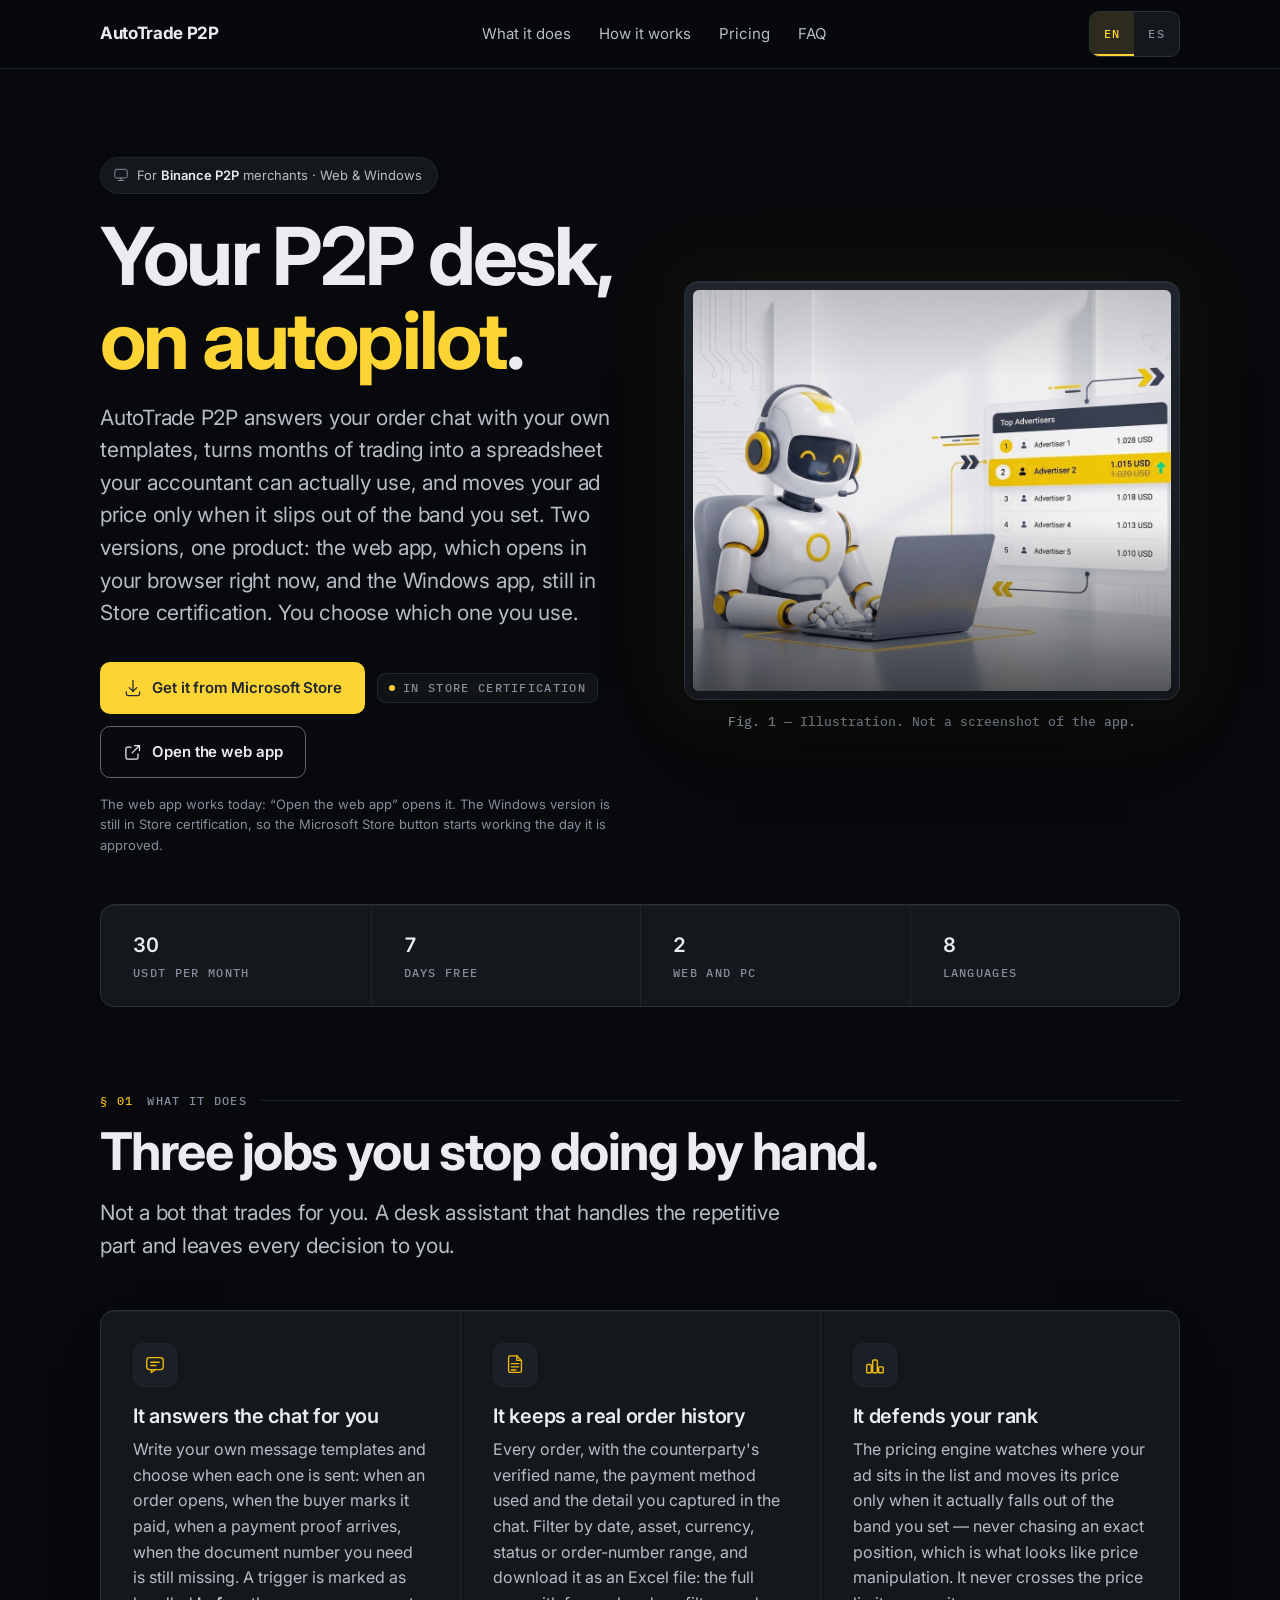
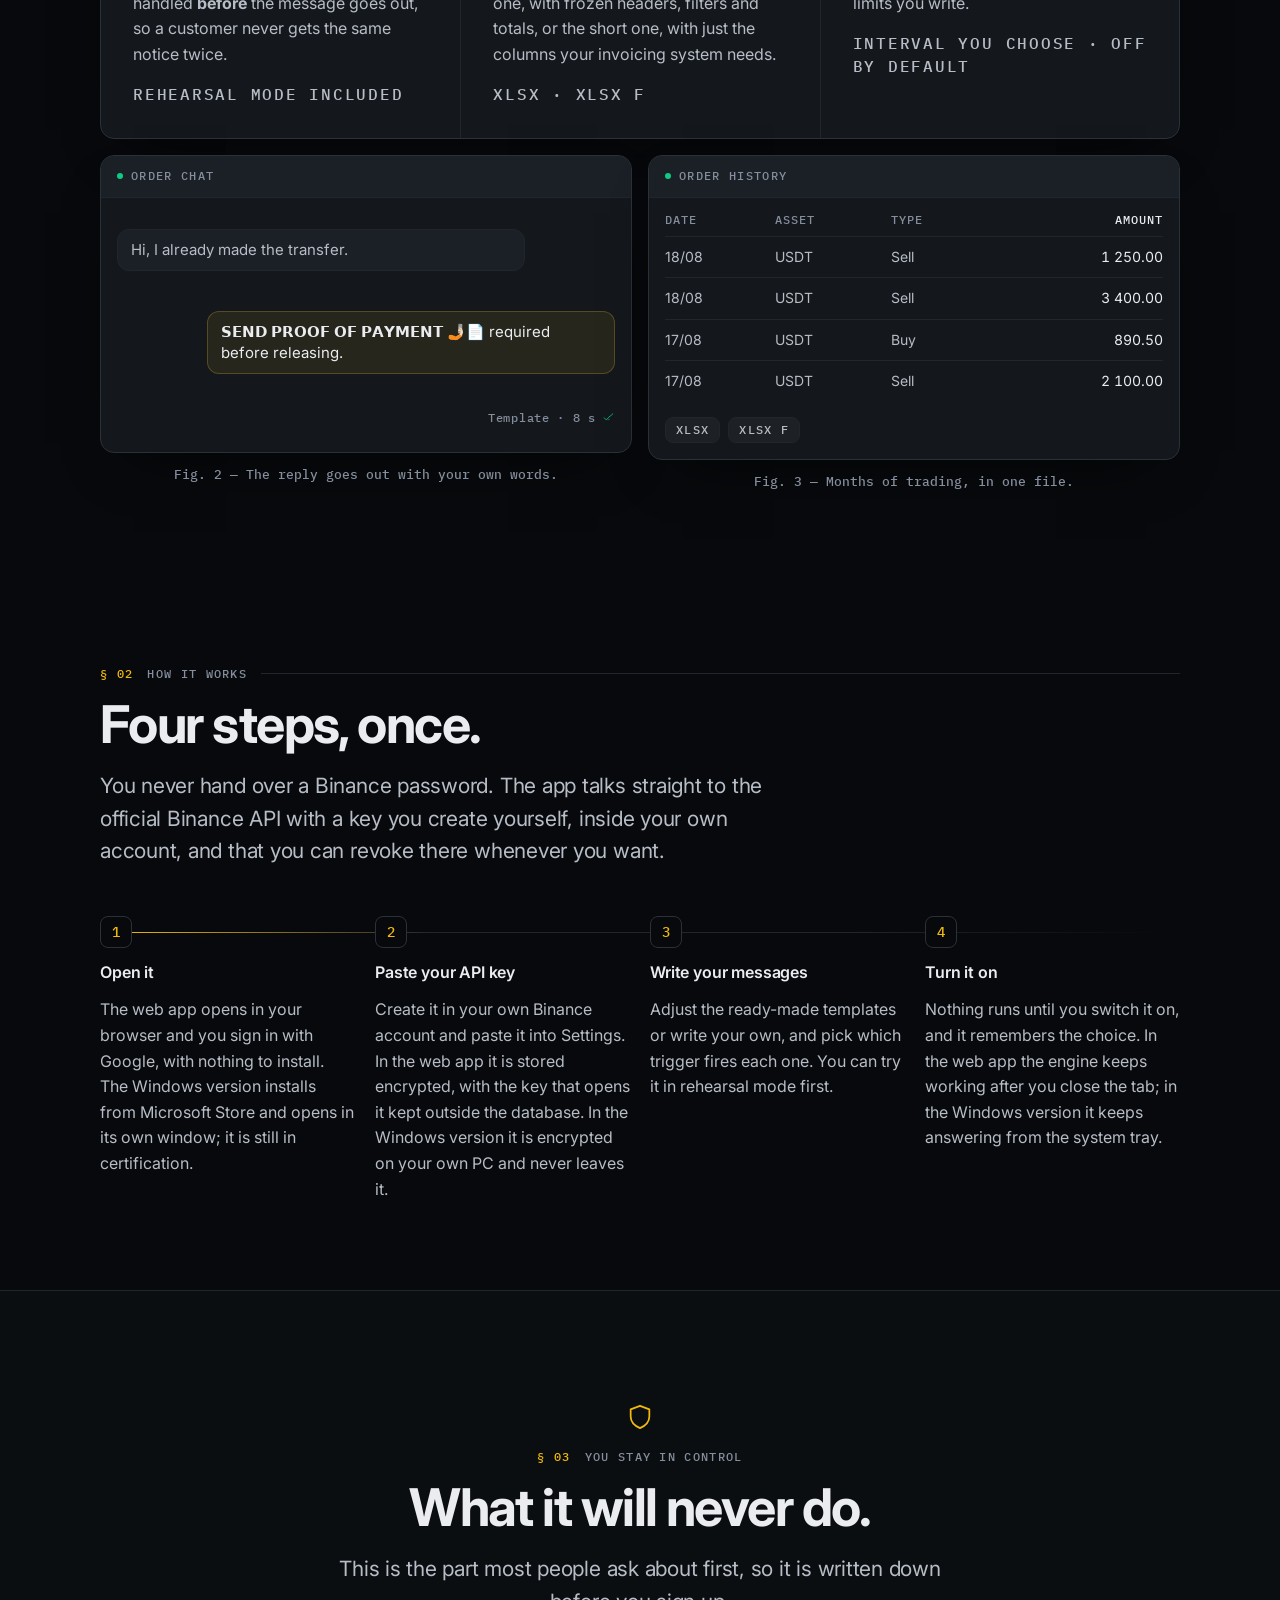
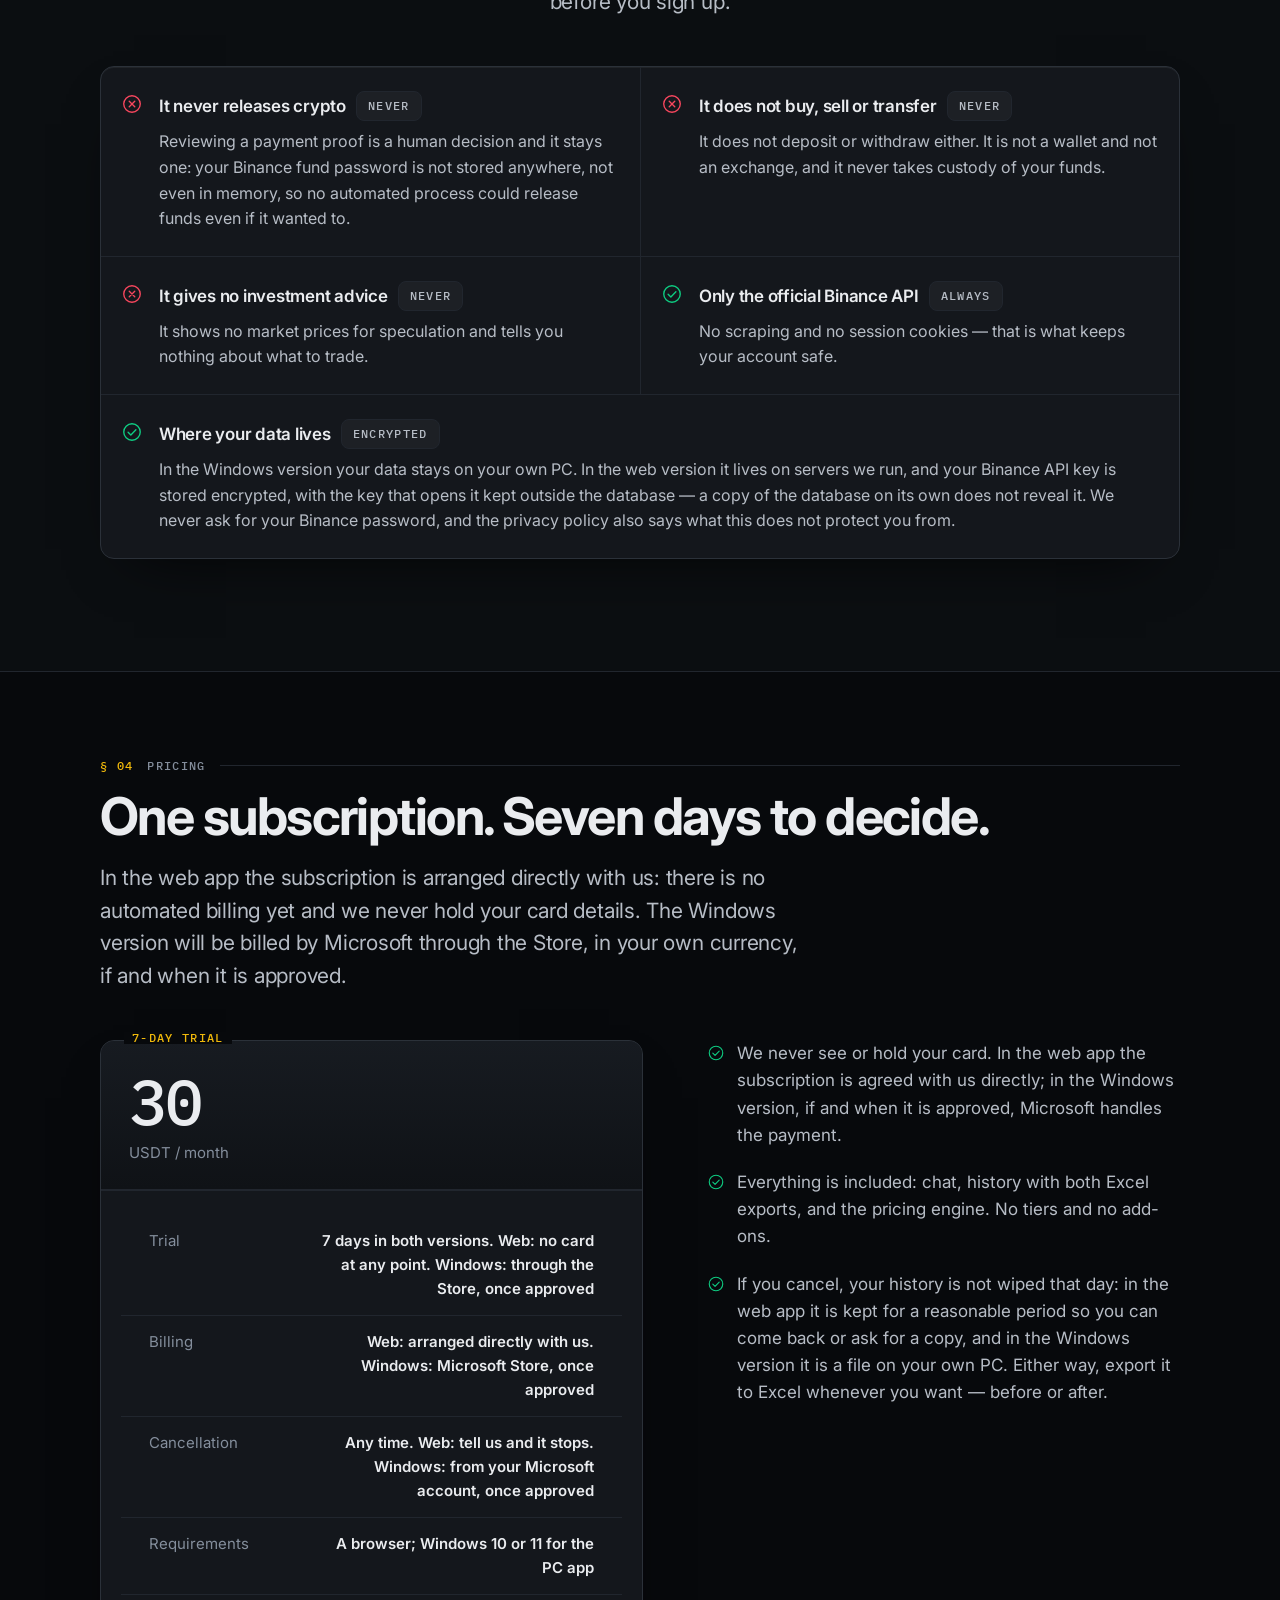
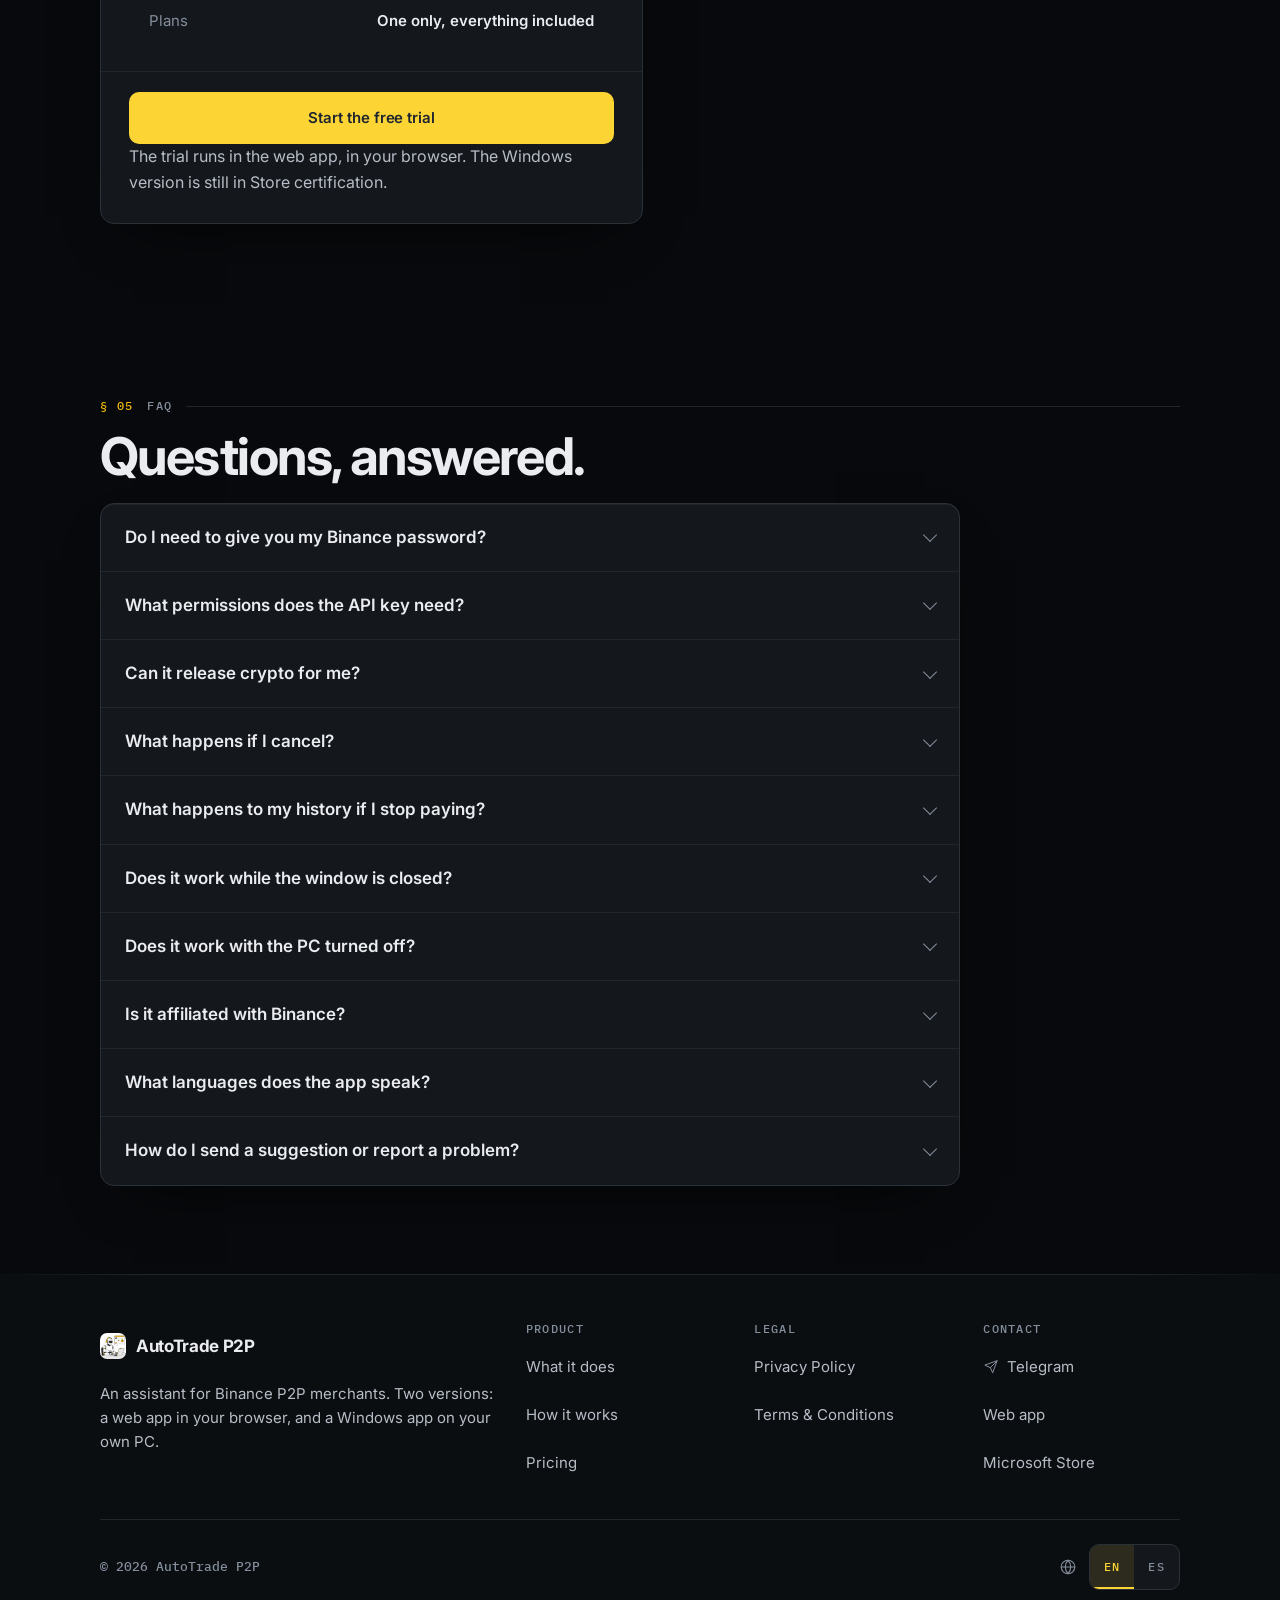
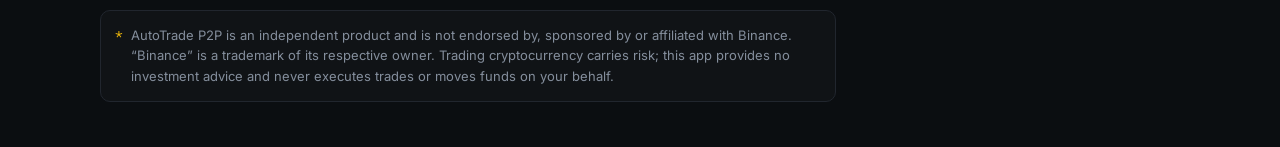
<file: index.html>
<!DOCTYPE html>
<html lang="en">
<head>
<meta charset="utf-8">
<meta name="viewport" content="width=device-width, initial-scale=1">
<title data-en="AutoTrade P2P — Your Binance P2P desk, on autopilot" data-es="AutoTrade P2P — Comercio en Binance P2P, en automático">AutoTrade P2P — Your Binance P2P desk, on autopilot</title>
<!--
  Los <meta> se quedan en INGLÉS y no llevan data-en / data-es. No es un olvido:
  `idioma.js` solo escribe `innerHTML`, y en un <meta> eso no hace nada porque el
  texto vive en el atributo `content`. Además es lo correcto: los rastreadores no
  pulsan el conmutador, y el idioma por defecto del sitio es el inglés.
-->
<meta name="description" content="An assistant for Binance P2P merchants: replies to your order chat with your own templates, keeps an exportable order history and defends your price in the ads list. Two versions — a web app you can open today, and a Windows app in Store certification.">
<meta name="author" content="AutoTrade P2P">
<link rel="icon" href="assets/icono.png">
<meta property="og:type" content="website">
<meta property="og:title" content="AutoTrade P2P — Your Binance P2P desk, on autopilot">
<meta property="og:description" content="Answers your order chat with your own templates, keeps an exportable history of every trade and defends your price in the ads ranking. Available now as a web app; the Windows version is in Store certification.">
<meta property="og:image" content="https://autotradep2p.com/assets/hero.jpg">
<meta name="twitter:card" content="summary_large_image">
<link rel="preconnect" href="https://fonts.googleapis.com">
<link rel="preconnect" href="https://fonts.gstatic.com" crossorigin>
<!--
  DOS familias y DOS ficheros, ni uno más. Inter en variable 400..700 cubre cuerpo,
  botones y titulares con una sola descarga; IBM Plex Mono va con UN solo corte (500)
  porque en Google Fonts no es variable y cada peso es un fichero aparte. Cada peso
  que se añada aquí es peso de descarga en el móvil de alguien con datos contados.
-->
<link rel="stylesheet" href="https://fonts.googleapis.com/css2?family=IBM+Plex+Mono:wght@500&family=Inter:wght@400..700&display=swap">
<link rel="stylesheet" href="assets/styles.css?v=20260912">
</head>
<body>

<header class="cabecera">
  <div class="contenedor cabecera__fila">
    <a class="marca" href="./">AutoTrade P2P</a>
    <nav class="cabecera__nav">
      <a href="#que-hace" data-en="What it does" data-es="Qué hace">What it does</a>
      <a href="#como-funciona" data-en="How it works" data-es="Cómo funciona">How it works</a>
      <a href="#precio" data-en="Pricing" data-es="Precio">Pricing</a>
      <a href="#faq">FAQ</a>
    </nav>
    <span class="idioma">
      <button type="button" data-idioma="en" aria-pressed="true">EN</button>
      <button type="button" data-idioma="es" aria-pressed="false">ES</button>
    </span>
  </div>
</header>

<main>

<!-- ================================================================== portada -->
<section class="portada">
  <div class="contenedor">
    <div class="portada__rejilla">
      <div>
        <!--
          Ojo con el patrón que se repite en toda la página: el <svg> va SIEMPRE
          FUERA del <span> traducible. `idioma.js` machaca el innerHTML de cada
          elemento con [data-en], así que un icono metido dentro desaparece la
          primera vez que alguien pulsa ES y ya no vuelve — sin error en consola.
        -->
        <span class="pastilla"><svg class="i" viewBox="0 0 24 24" fill="none" stroke="currentColor" stroke-width="1.5" stroke-linecap="round" stroke-linejoin="round" aria-hidden="true" focusable="false"><rect x="2.75" y="3.5" width="18.5" height="13" rx="2.5"/><line x1="12" y1="16.5" x2="12" y2="20.25"/><line x1="8" y1="20.25" x2="16" y2="20.25"/></svg><span data-en="For <b>Binance P2P</b> merchants · Web &amp; Windows" data-es="Para comerciantes de <b>Binance P2P</b> · Web y Windows">For <b>Binance P2P</b> merchants · Web &amp; Windows</span></span>

        <h1 data-en="Your P2P desk, <em>on autopilot</em>." data-es="Tu comercio P2P, <em>en automático</em>.">Your P2P desk, <em>on autopilot</em>.</h1>

        <p class="entradilla" data-en="AutoTrade P2P answers your order chat with your own templates, turns months of trading into a spreadsheet your accountant can actually use, and moves your ad price only when it slips out of the band you set. Two versions, one product: the web app, which opens in your browser right now, and the Windows app, still in Store certification. You choose which one you use." data-es="AutoTrade P2P responde el chat de tus órdenes con tus propias plantillas, convierte meses de operaciones en una hoja de cálculo que tu contador puede usar de verdad y mueve el precio de tu anuncio solo cuando se sale de la banda que tú fijas. Dos versiones, un mismo producto: la app web, que abres en tu navegador ahora mismo, y la de Windows, todavía en certificación de la Store. Tú eliges cuál usas.">AutoTrade P2P answers your order chat with your own templates, turns months of trading into a spreadsheet your accountant can actually use, and moves your ad price only when it slips out of the band you set. Two versions, one product: the web app, which opens in your browser right now, and the Windows app, still in Store certification. You choose which one you use.</p>

        <!--
          CANJE-STORE (1 de 2). Mientras la ficha esté en certificación, el enlace de la
          Store devuelve 404. No se esconde el botón —es el destino real de la versión de
          ESCRITORIO— pero pegado a él va el chip que lo dice. El chip va INMEDIATAMENTE
          detrás de ese <a> y no al final de la fila: al final se leía «Open the web app ·
          In Store certification», o sea justo lo contrario de lo que quiere decir.

          El segundo botón cambió de sentido el 2026-08-25. Antes llevaba a Telegram y era
          un parche para que nadie se quedara en un callejón sin salida; ahora lleva a la
          app WEB, que está disponible de verdad. Eso NO es temporal: desde el giro a la
          nube el producto tiene DOS versiones y el usuario elige. Así que el día que
          aprueben la ficha se borran el chip y la nota, y SE QUEDAN LOS DOS BOTONES.
        -->
        <div class="acciones">
          <a class="boton boton--primario" href="https://apps.microsoft.com/detail/9PL6F67SSZV8">
            <svg class="i" viewBox="0 0 24 24" fill="none" stroke="currentColor" stroke-width="1.5" stroke-linecap="round" stroke-linejoin="round" aria-hidden="true" focusable="false"><line x1="12" y1="3" x2="12" y2="16"/><polyline points="7.5 11.5 12 16 16.5 11.5"/><path d="M20 16.5v2.5a2 2 0 0 1-2 2H6a2 2 0 0 1-2-2v-2.5"/></svg><span data-en="Get it from Microsoft Store" data-es="Consíguelo en Microsoft Store">Get it from Microsoft Store</span>
          </a>
          <span class="chip chip--aviso"><span data-en="In Store certification" data-es="En certificación">In Store certification</span></span>
          <a class="boton boton--fantasma" href="https://app.autotradep2p.com/">
            <svg class="i" viewBox="0 0 24 24" fill="none" stroke="currentColor" stroke-width="1.5" stroke-linecap="round" stroke-linejoin="round" aria-hidden="true" focusable="false"><path d="M13.75 4.25h6v6"/><line x1="19.75" y1="4.25" x2="11" y2="13"/><path d="M18 14.25v4.25a2 2 0 0 1-2 2H5.5a2 2 0 0 1-2-2V8a2 2 0 0 1 2-2h4.25"/></svg><span data-en="Open the web app" data-es="Entrar a la app web">Open the web app</span>
          </a>
        </div>

        <p class="nota" data-en="The web app works today: “Open the web app” opens it. The Windows version is still in Store certification, so the Microsoft Store button starts working the day it is approved." data-es="La app web funciona hoy: la abre «Entrar a la app web». La versión de Windows sigue en certificación de la Store, así que el botón de Microsoft Store empieza a funcionar el día que la aprueben.">The web app works today: “Open the web app” opens it. The Windows version is still in Store certification, so the Microsoft Store button starts working the day it is approved.</p>
      </div>

      <!--
        `width` y `height` TIENEN que coincidir con el archivo (1066x896): le dan al
        navegador la proporción antes de descargarlo y evitan que el texto salte al
        cargar. Y el `height: auto` del CSS no es opcional: sin él, ese atributo
        `height` manda y la imagen sale estirada. Pasó de verdad el 2026-08-19.

        Los dos idiomas apuntan al mismo archivo: la ilustración es casi toda visual
        y su poco texto está en inglés. El día que haya versión en español, se cambia
        solo `data-img-es` y el conmutador ya la recoge.
      -->
      <figure>
        <div class="lamina">
          <img src="assets/hero.jpg"
               data-img-en="assets/hero.jpg" data-img-es="assets/hero.jpg"
               data-alt-en="Illustration: the app answering the order chat while the ad holds its rank among the top advertisers"
               data-alt-es="Ilustración: la app respondiendo el chat de las órdenes mientras el anuncio mantiene su puesto entre los primeros anunciantes"
               alt="AutoTrade P2P" width="1066" height="896" decoding="async">
        </div>
        <figcaption data-en="Fig. 1 — Illustration. Not a screenshot of the app." data-es="Fig. 1 — Ilustración. No es una captura de la app.">Fig. 1 — Illustration. Not a screenshot of the app.</figcaption>
      </figure>
    </div>

    <!--
      La tira de cifras cierra la primera pantalla. En móvil es lo que pone el precio
      a la vista sin obligar a bajar hasta la sección de precio, que está cinco
      pantallas más abajo.
    -->
    <ul class="cifras" data-revelar>
      <li><b>30</b><span data-en="USDT per month" data-es="USDT al mes">USDT per month</span></li>
      <li><b>7</b><span data-en="Days free" data-es="Días gratis">Days free</span></li>
      <!--
        Esta cifra decía «0 · Servidores nuestros». Dejó de ser cierta el día que
        arrancó la app web, que corre en un servidor que operamos nosotros y así lo
        dice `privacy.html` desde el 2026-08-24. Se sustituyó el 2026-08-25 por la
        cifra que sí es cierta de las dos versiones y además es la novedad.
      -->
      <li><b>2</b><span data-en="Web and PC" data-es="Web y PC">Web and PC</span></li>
      <li><b>8</b><span data-en="Languages" data-es="Idiomas">Languages</span></li>
    </ul>
  </div>
</section>

<!-- ================================================================= qué hace -->
<section id="que-hace">
  <div class="contenedor">
    <p class="rotulo"><b>§ 01</b><span data-en="What it does" data-es="Qué hace">What it does</span><i></i></p>
    <h2 data-en="Three jobs you stop doing by hand." data-es="Tres trabajos que dejas de hacer a mano.">Three jobs you stop doing by hand.</h2>
    <p class="intro" data-en="Not a bot that trades for you. A desk assistant that handles the repetitive part and leaves every decision to you." data-es="No es un bot que opere por ti. Es un asistente que se ocupa de la parte repetitiva y te deja a ti todas las decisiones.">Not a bot that trades for you. A desk assistant that handles the repetitive part and leaves every decision to you.</p>

    <div class="panel panel--3" data-revelar>
      <article>
        <div class="celda__icono"><svg class="i" viewBox="0 0 24 24" fill="none" stroke="currentColor" stroke-width="1.5" stroke-linecap="round" stroke-linejoin="round" aria-hidden="true" focusable="false"><rect x="3" y="4" width="18" height="13" rx="3"/><path d="M8 17v3.2L12.2 17"/><line x1="7.5" y1="9" x2="16.5" y2="9"/><line x1="7.5" y1="12.5" x2="13" y2="12.5"/></svg></div>
        <h3 data-en="It answers the chat for you" data-es="Responde el chat por ti">It answers the chat for you</h3>
        <!--
          El cuarto disparador de esta lista aludía a un asunto interno del comercio.
          Se cambió el 2026-08-25 por decisión del dueño, por el mismo motivo que la
          burbuja retirada de la Fig. 2. No escribas aquí de qué trataba. El disparador
          que hay ahora también es real: el bot pide el documento en el chat porque
          Binance devuelve `idNumber` vacío.
        -->
        <p data-en="Write your own message templates and choose when each one is sent: when an order opens, when the buyer marks it paid, when a payment proof arrives, when the document number you need is still missing. A trigger is marked as handled <b>before</b> the message goes out, so a customer never gets the same notice twice." data-es="Escribe tus propias plantillas y elige cuándo se envía cada una: al abrirse una orden, cuando el comprador la marca como pagada, cuando llega un comprobante, cuando todavía falta el número de documento que necesitas. Un disparador se marca como atendido <b>antes</b> de que salga el mensaje, así que un cliente jamás recibe el mismo aviso dos veces.">Write your own message templates and choose when each one is sent: when an order opens, when the buyer marks it paid, when a payment proof arrives, when the document number you need is still missing. A trigger is marked as handled <b>before</b> the message goes out, so a customer never gets the same notice twice.</p>
        <p class="celda__meta" data-en="Rehearsal mode included" data-es="Con modo ensayo">Rehearsal mode included</p>
      </article>

      <article>
        <div class="celda__icono"><svg class="i" viewBox="0 0 24 24" fill="none" stroke="currentColor" stroke-width="1.5" stroke-linecap="round" stroke-linejoin="round" aria-hidden="true" focusable="false"><path d="M5 3.5A1.5 1.5 0 0 1 6.5 2H14l5 5v11.5a1.5 1.5 0 0 1-1.5 1.5h-11A1.5 1.5 0 0 1 5 18.5Z"/><path d="M14 2v5h5"/><line x1="8" y1="10.5" x2="16" y2="10.5"/><line x1="8" y1="14" x2="16" y2="14"/><line x1="8" y1="17.5" x2="13" y2="17.5"/></svg></div>
        <h3 data-en="It keeps a real order history" data-es="Guarda un historial de verdad">It keeps a real order history</h3>
        <!--
          Aquí se prometía CSV, y era falso: el botón de CSV se retiró de la app el
          2026-08-21 por decisión del dueño. Hoy hay DOS descargas de Excel y ninguna
          otra: la completa, con encabezados fijos, filtros y totales, y la reducida
          «Excel F», con las columnas justas para pegarlas en el sistema de facturación.
          No vuelvas a escribir CSV aquí sin comprobar antes que existe el botón.
        -->
        <p data-en="Every order, with the counterparty's verified name, the payment method used and the detail you captured in the chat. Filter by date, asset, currency, status or order-number range, and download it as an Excel file: the full one, with frozen headers, filters and totals, or the short one, with just the columns your invoicing system needs." data-es="Cada orden, con el nombre verificado de la contraparte, el método de pago usado y el dato que capturaste en el chat. Filtra por fecha, activo, moneda, estado o rango de número de orden, y descárgalo en Excel: el completo, con encabezados fijos, filtros y totales, o el reducido, con las columnas justas para tu sistema de facturación.">Every order, with the counterparty's verified name, the payment method used and the detail you captured in the chat. Filter by date, asset, currency, status or order-number range, and download it as an Excel file: the full one, with frozen headers, filters and totals, or the short one, with just the columns your invoicing system needs.</p>
        <p class="celda__meta" data-en="XLSX · XLSX F" data-es="XLSX · XLSX F">XLSX · XLSX F</p>
      </article>

      <article>
        <div class="celda__icono"><svg class="i" viewBox="0 0 24 24" fill="none" stroke="currentColor" stroke-width="1.5" stroke-linecap="round" stroke-linejoin="round" aria-hidden="true" focusable="false"><rect x="3" y="11.5" width="5" height="9" rx="1"/><rect x="9.5" y="6.5" width="5" height="14" rx="1"/><rect x="16" y="14" width="5" height="6.5" rx="1"/></svg></div>
        <h3 data-en="It defends your rank" data-es="Defiende tu puesto">It defends your rank</h3>
        <p data-en="The pricing engine watches where your ad sits in the list and moves its price only when it actually falls out of the band you set — never chasing an exact position, which is what looks like price manipulation. It never crosses the price limits you write." data-es="El motor de precios vigila dónde está tu anuncio en la lista y mueve el precio solo cuando de verdad se sale de la banda que fijaste; nunca persigue un puesto exacto, que es lo que parece manipulación de precios. Y nunca cruza los límites que escribas.">The pricing engine watches where your ad sits in the list and moves its price only when it actually falls out of the band you set — never chasing an exact position, which is what looks like price manipulation. It never crosses the price limits you write.</p>
        <p class="celda__meta" data-en="Interval you choose · Off by default" data-es="Intervalo que tú eliges · Apagado de fábrica">Interval you choose · Off by default</p>
      </article>
    </div>

    <!--
      Fig. 2 y Fig. 3 son maquetas en HTML y CSS, no capturas. Tres razones: se
      traducen solas con el conmutador, pesan cero bytes de descarga, y no envejecen
      el día que la app cambie de aspecto. El pie de cada una dice que son
      ilustraciones, que es lo honesto.
    -->
    <div class="figuras" data-revelar>
      <figure>
        <div class="maqueta">
          <div class="maqueta__barra"><span class="maqueta__punto"></span><span data-en="Order chat" data-es="Chat de la orden">Order chat</span></div>
          <div class="maqueta__cuerpo">
            <div class="chat">
              <!--
                Aquí había una tercera burbuja, del cliente, sobre un asunto interno del
                comercio. Borrada el 2026-08-25 por decisión del dueño: eso no se alude
                en público. No la vuelvas a poner, y no dejes escrito de qué trataba, ni
                siquiera en un comentario —el código de este repositorio se sirve tal
                cual y se lee con «ver código fuente»—. El diálogo funciona sin ella.
              -->
              <p class="chat__b" data-en="Hi, I already made the transfer." data-es="Hola, ya hice la transferencia.">Hi, I already made the transfer.</p>
              <p class="chat__b chat__b--mio" data-en="𝗦𝗘𝗡𝗗 𝗣𝗥𝗢𝗢𝗙 𝗢𝗙 𝗣𝗔𝗬𝗠𝗘𝗡𝗧 🤳🏻📄 required before releasing." data-es="𝗘𝗡𝗩𝗜𝗔𝗥 𝗖𝗢𝗠𝗣𝗥𝗢𝗕𝗔𝗡𝗧𝗘 𝗗𝗘 𝗣𝗔𝗚𝗢 🤳🏻📄 es requisito para liberar.">𝗦𝗘𝗡𝗗 𝗣𝗥𝗢𝗢𝗙 𝗢𝗙 𝗣𝗔𝗬𝗠𝗘𝗡𝗧 🤳🏻📄 required before releasing.</p>
              <p class="chat__pie"><span data-en="Template · 8 s" data-es="Plantilla · 8 s">Template · 8 s</span><svg class="i" viewBox="0 0 24 24" fill="none" stroke="currentColor" stroke-width="1.5" stroke-linecap="round" stroke-linejoin="round" aria-hidden="true" focusable="false"><polyline points="4 12.5 8 16.5 15 9"/><polyline points="12 16.5 13 15.5"/><polyline points="16 9 20 5"/></svg></p>
            </div>
          </div>
        </div>
        <figcaption data-en="Fig. 2 — The reply goes out with your own words." data-es="Fig. 2 — La respuesta sale con tus propias palabras.">Fig. 2 — The reply goes out with your own words.</figcaption>
      </figure>

      <figure>
        <div class="maqueta">
          <div class="maqueta__barra"><span class="maqueta__punto"></span><span data-en="Order history" data-es="Historial de órdenes">Order history</span></div>
          <div class="maqueta__cuerpo">
            <table class="tabla">
              <thead>
                <tr>
                  <th data-en="Date" data-es="Fecha">Date</th>
                  <th data-en="Asset" data-es="Activo">Asset</th>
                  <th class="opcional" data-en="Type" data-es="Tipo">Type</th>
                  <th data-en="Amount" data-es="Importe">Amount</th>
                </tr>
              </thead>
              <!--
                Aquí NO van nombres de bancos ni de billeteras. Los hubo, y se quitaron
                el 2026-08-25: son marcas de terceros en una maqueta de portada, y esta
                app no tiene relación con ninguna de ellas. «Tipo» sale del Excel de
                verdad y no compromete a nadie. Tampoco los cites en un comentario: el
                código de este repositorio se sirve tal cual y cualquiera lo lee.

                Ojo: estos <td> SÍ llevan data-en/data-es porque Venta/Compra se traduce.
                Las fechas y «USDT» no, que es lo correcto: no son texto de idioma.
              -->
              <tbody>
                <tr><td>18/08</td><td>USDT</td><td class="opcional" data-en="Sell" data-es="Venta">Sell</td><td>1 250.00</td></tr>
                <tr><td>18/08</td><td>USDT</td><td class="opcional" data-en="Sell" data-es="Venta">Sell</td><td>3 400.00</td></tr>
                <tr><td>17/08</td><td>USDT</td><td class="opcional" data-en="Buy" data-es="Compra">Buy</td><td>890.50</td></tr>
                <tr><td>17/08</td><td>USDT</td><td class="opcional" data-en="Sell" data-es="Venta">Sell</td><td>2 100.00</td></tr>
              </tbody>
            </table>
            <!-- Las dos descargas que el comerciante puede pulsar de verdad. Eran «CSV» y
                 «XLSX»; el botón de CSV se retiró de la app el 2026-08-21. -->
            <div class="tabla__chips"><span class="chip">XLSX</span><span class="chip">XLSX F</span></div>
          </div>
        </div>
        <figcaption data-en="Fig. 3 — Months of trading, in one file." data-es="Fig. 3 — Meses de operaciones, en un solo archivo.">Fig. 3 — Months of trading, in one file.</figcaption>
      </figure>
    </div>
  </div>
</section>

<!-- ============================================================ cómo funciona -->
<section id="como-funciona">
  <div class="contenedor">
    <p class="rotulo"><b>§ 02</b><span data-en="How it works" data-es="Cómo funciona">How it works</span><i></i></p>
    <h2 data-en="Four steps, once." data-es="Cuatro pasos, una sola vez.">Four steps, once.</h2>
    <!--
      Esta entradilla decía «no tienes que crear ninguna cuenta con nosotros, porque no
      hay un nosotros de por medio». En la app web es falso: se entra con Google y esa
      cuenta es lo que decide de quién son las órdenes (`privacy.html` §4). Reescrita el
      2026-08-25 alrededor de lo que sí es cierto de las dos versiones: la contraseña de
      Binance no se pide nunca y la clave la creas y la revocas tú.
    -->
    <p class="intro" data-en="You never hand over a Binance password. The app talks straight to the official Binance API with a key you create yourself, inside your own account, and that you can revoke there whenever you want." data-es="Nunca entregas una contraseña de Binance. La app habla directamente con la API oficial de Binance con una clave que creas tú, dentro de tu propia cuenta, y que puedes revocar ahí cuando quieras.">You never hand over a Binance password. The app talks straight to the official Binance API with a key you create yourself, inside your own account, and that you can revoke there whenever you want.</p>

    <div class="pasos" data-revelar>
      <article class="paso">
        <div class="paso__cab"><span class="paso__n">1</span><h3 data-en="Open it" data-es="Ábrela">Open it</h3></div>
        <p data-en="The web app opens in your browser and you sign in with Google, with nothing to install. The Windows version installs from Microsoft Store and opens in its own window; it is still in certification." data-es="La app web se abre en tu navegador y entras con Google, sin instalar nada. La versión de Windows se instala desde Microsoft Store y se abre en su propia ventana; todavía está en certificación.">The web app opens in your browser and you sign in with Google, with nothing to install. The Windows version installs from Microsoft Store and opens in its own window; it is still in certification.</p>
      </article>
      <article class="paso">
        <div class="paso__cab"><span class="paso__n">2</span><h3 data-en="Paste your API key" data-es="Pega tu clave API">Paste your API key</h3></div>
        <p data-en="Create it in your own Binance account and paste it into Settings. In the web app it is stored encrypted, with the key that opens it kept outside the database. In the Windows version it is encrypted on your own PC and never leaves it." data-es="La creas en tu propia cuenta de Binance y la pegas en Configuración. En la app web se guarda cifrada, con la llave que la abre fuera de la base de datos. En la versión de Windows se cifra en tu propia PC y nunca sale de ahí.">Create it in your own Binance account and paste it into Settings. In the web app it is stored encrypted, with the key that opens it kept outside the database. In the Windows version it is encrypted on your own PC and never leaves it.</p>
      </article>
      <article class="paso">
        <div class="paso__cab"><span class="paso__n">3</span><h3 data-en="Write your messages" data-es="Escribe tus mensajes">Write your messages</h3></div>
        <p data-en="Adjust the ready-made templates or write your own, and pick which trigger fires each one. You can try it in rehearsal mode first." data-es="Ajusta las plantillas que vienen hechas o escribe las tuyas, y elige qué disparador lanza cada una. Puedes probarlo primero en modo ensayo.">Adjust the ready-made templates or write your own, and pick which trigger fires each one. You can try it in rehearsal mode first.</p>
      </article>
      <article class="paso">
        <div class="paso__cab"><span class="paso__n">4</span><h3 data-en="Turn it on" data-es="Enciéndelo">Turn it on</h3></div>
        <p data-en="Nothing runs until you switch it on, and it remembers the choice. In the web app the engine keeps working after you close the tab; in the Windows version it keeps answering from the system tray." data-es="Nada se pone en marcha hasta que lo enciendes, y recuerda esa decisión. En la app web el motor sigue trabajando aunque cierres la pestaña; en la versión de Windows sigue respondiendo desde la bandeja del sistema.">Nothing runs until you switch it on, and it remembers the choice. In the web app the engine keeps working after you close the tab; in the Windows version it keeps answering from the system tray.</p>
      </article>
    </div>
  </div>
</section>

<!-- ============================================================== los límites -->
<section class="banda">
  <div class="contenedor">
    <div class="banda__cab">
      <svg class="i banda__escudo" viewBox="0 0 24 24" fill="none" stroke="currentColor" stroke-width="1.5" stroke-linecap="round" stroke-linejoin="round" aria-hidden="true" focusable="false"><path d="M12 2.5 20 5.5v6c0 4.6-3.3 7.9-8 10-4.7-2.1-8-5.4-8-10v-6Z"/></svg>
      <p class="rotulo"><b>§ 03</b><span data-en="You stay in control" data-es="El control sigue siendo tuyo">You stay in control</span><i></i></p>
      <h2 data-en="What it will never do." data-es="Lo que nunca va a hacer.">What it will never do.</h2>
      <p class="intro" data-en="This is the part most people ask about first, so it is written down before you sign up." data-es="Es lo que casi todo el mundo pregunta primero, así que está escrito antes de que te registres.">This is the part most people ask about first, so it is written down before you sign up.</p>
    </div>

    <div class="panel panel--2" data-revelar>
      <div class="limite limite--no">
        <svg class="i" viewBox="0 0 24 24" fill="none" stroke="currentColor" stroke-width="1.5" stroke-linecap="round" stroke-linejoin="round" aria-hidden="true" focusable="false"><circle cx="12" cy="12" r="9"/><path d="M9 9l6 6M15 9l-6 6"/></svg>
        <div>
          <div class="limite__cab"><h3 data-en="It never releases crypto" data-es="Nunca libera cripto">It never releases crypto</h3><span class="chip"><span data-en="Never" data-es="Nunca">Never</span></span></div>
          <p data-en="Reviewing a payment proof is a human decision and it stays one: your Binance fund password is not stored anywhere, not even in memory, so no automated process could release funds even if it wanted to." data-es="Revisar un comprobante es una decisión humana y así se queda: tu contraseña de fondos de Binance no se guarda en ninguna parte, ni siquiera en memoria, así que ningún proceso automático podría liberar fondos aunque quisiera.">Reviewing a payment proof is a human decision and it stays one: your Binance fund password is not stored anywhere, not even in memory, so no automated process could release funds even if it wanted to.</p>
        </div>
      </div>

      <div class="limite limite--no">
        <svg class="i" viewBox="0 0 24 24" fill="none" stroke="currentColor" stroke-width="1.5" stroke-linecap="round" stroke-linejoin="round" aria-hidden="true" focusable="false"><circle cx="12" cy="12" r="9"/><path d="M9 9l6 6M15 9l-6 6"/></svg>
        <div>
          <div class="limite__cab"><h3 data-en="It does not buy, sell or transfer" data-es="No compra, no vende, no transfiere">It does not buy, sell or transfer</h3><span class="chip"><span data-en="Never" data-es="Nunca">Never</span></span></div>
          <p data-en="It does not deposit or withdraw either. It is not a wallet and not an exchange, and it never takes custody of your funds." data-es="Tampoco deposita ni retira. No es un monedero ni un exchange, y nunca tiene la custodia de tus fondos.">It does not deposit or withdraw either. It is not a wallet and not an exchange, and it never takes custody of your funds.</p>
        </div>
      </div>

      <div class="limite limite--no">
        <svg class="i" viewBox="0 0 24 24" fill="none" stroke="currentColor" stroke-width="1.5" stroke-linecap="round" stroke-linejoin="round" aria-hidden="true" focusable="false"><circle cx="12" cy="12" r="9"/><path d="M9 9l6 6M15 9l-6 6"/></svg>
        <div>
          <div class="limite__cab"><h3 data-en="It gives no investment advice" data-es="No da consejos de inversión">It gives no investment advice</h3><span class="chip"><span data-en="Never" data-es="Nunca">Never</span></span></div>
          <p data-en="It shows no market prices for speculation and tells you nothing about what to trade." data-es="No enseña precios de mercado para especular ni te dice qué operar.">It shows no market prices for speculation and tells you nothing about what to trade.</p>
        </div>
      </div>

      <div class="limite limite--si">
        <svg class="i" viewBox="0 0 24 24" fill="none" stroke="currentColor" stroke-width="1.5" stroke-linecap="round" stroke-linejoin="round" aria-hidden="true" focusable="false"><circle cx="12" cy="12" r="9"/><path d="m7.75 12.25 3 3 5.5-5.75"/></svg>
        <div>
          <div class="limite__cab"><h3 data-en="Only the official Binance API" data-es="Solo la API oficial de Binance">Only the official Binance API</h3><span class="chip"><span data-en="Always" data-es="Siempre">Always</span></span></div>
          <p data-en="No scraping and no session cookies — that is what keeps your account safe." data-es="Sin scraping y sin cookies de sesión: eso es lo que mantiene tu cuenta a salvo.">No scraping and no session cookies — that is what keeps your account safe.</p>
        </div>
      </div>

      <div class="limite limite--si ancha">
        <svg class="i" viewBox="0 0 24 24" fill="none" stroke="currentColor" stroke-width="1.5" stroke-linecap="round" stroke-linejoin="round" aria-hidden="true" focusable="false"><circle cx="12" cy="12" r="9"/><path d="m7.75 12.25 3 3 5.5-5.75"/></svg>
        <div>
          <!--
            Esta celda decía «Tus datos se quedan en tu PC · No operamos servidores».
            Era cierto del producto de escritorio y es FALSO de la app web, que corre en
            un servidor nuestro. `privacy.html` lo dice desde el 2026-08-24 y su §12
            explica el cambio en vez de esconderlo; esta portada no podía seguir
            diciendo lo contrario. Reescrita el 2026-08-25 para distinguir las dos
            versiones, y sin prometer nada que la política no sostenga: la mitad
            incómoda —de qué NO protege— está en la §9 y por eso se remite a ella.
          -->
          <div class="limite__cab"><h3 data-en="Where your data lives" data-es="Dónde viven tus datos">Where your data lives</h3><span class="chip"><span data-en="Encrypted" data-es="Cifrada">Encrypted</span></span></div>
          <p data-en="In the Windows version your data stays on your own PC. In the web version it lives on servers we run, and your Binance API key is stored encrypted, with the key that opens it kept outside the database — a copy of the database on its own does not reveal it. We never ask for your Binance password, and the privacy policy also says what this does not protect you from." data-es="En la versión de Windows tus datos se quedan en tu propia PC. En la versión web viven en servidores que operamos nosotros, y tu clave API de Binance se guarda cifrada, con la llave que la abre fuera de la base de datos: una copia de la base por sí sola no la revela. Nunca te pedimos tu contraseña de Binance, y la política de privacidad dice además de qué NO te protege esto.">In the Windows version your data stays on your own PC. In the web version it lives on servers we run, and your Binance API key is stored encrypted, with the key that opens it kept outside the database — a copy of the database on its own does not reveal it. We never ask for your Binance password, and the privacy policy also says what this does not protect you from.</p>
        </div>
      </div>
    </div>
  </div>
</section>

<!-- =================================================================== precio -->
<section id="precio">
  <div class="contenedor">
    <p class="rotulo"><b>§ 04</b><span data-en="Pricing" data-es="Precio">Pricing</span><i></i></p>
    <h2 data-en="One subscription. Seven days to decide." data-es="Una suscripción. Siete días para decidir.">One subscription. Seven days to decide.</h2>
    <!--
      Esta entradilla decía «Lo cobra Microsoft a través de la Store» a secas, sin
      acotar, y desde el 2026-08-25 el botón de esta misma ficha abre la app WEB, donde
      Microsoft no cobra nada. Reescrita ese día para decir la verdad de cada versión, y
      sin nombrar ningún procesador de pagos: `privacy.html` §8 no lista ninguno, y no
      se inventa uno aquí.
    -->
    <p class="intro" data-en="In the web app the subscription is arranged directly with us: there is no automated billing yet and we never hold your card details. The Windows version will be billed by Microsoft through the Store, in your own currency, if and when it is approved." data-es="En la app web la suscripción se acuerda directamente con nosotros: todavía no hay cobro automático y nunca guardamos los datos de tu tarjeta. La versión de Windows la cobrará Microsoft a través de la Store, en tu moneda, cuando la aprueben.">In the web app the subscription is arranged directly with us: there is no automated billing yet and we never hold your card details. The Windows version will be billed by Microsoft through the Store, in your own currency, if and when it is approved.</p>

    <div class="precio__rejilla" data-revelar>
      <div class="ficha">
        <span class="ficha__leyenda" data-en="7-day trial" data-es="7 días de prueba">7-day trial</span>
        <div class="panel">
          <div class="ficha__cab">
            <!--
              30 USDT y no 24,99 USD desde el 2026-08-25. Cambia el numero Y la moneda: se
              cobra en USDT por Binance Pay, que es como se cobra de verdad. El suscriptor ya
              tiene USDT -es comerciante P2P- y no hay ninguna pasarela que cobre dolares.
            -->
            <span class="ficha__cifra">30</span>
            <span class="ficha__unidad" data-en="USDT / month" data-es="USDT / mes">USDT / month</span>
          </div>
          <dl>
            <!--
              Esta fila decía «7 days, no card until day 8», sin acotar, y era la única
              del <dl> que no se había partido en Web / Windows. En la app web no hay
              tarjeta NUNCA —no hay cobro automático y no se guardan datos de tarjeta,
              `terms.html` §4—, así que prometer una tarjeta el día 8 era prometer algo
              que no existe. Partida el 2026-08-25 como el resto de filas.
            -->
            <div class="ficha__fila"><dt data-en="Trial" data-es="Prueba">Trial</dt><dd data-en="7 days in both versions. Web: no card at any point. Windows: through the Store, once approved" data-es="7 días en las dos versiones. Web: sin tarjeta en ningún momento. Windows: por la Store, cuando la aprueben">7 days in both versions. Web: no card at any point. Windows: through the Store, once approved</dd></div>
            <div class="ficha__fila"><dt data-en="Billing" data-es="Cobro">Billing</dt><dd data-en="Web: arranged directly with us. Windows: Microsoft Store, once approved" data-es="Web: se acuerda directamente con nosotros. Windows: Microsoft Store, cuando la aprueben">Web: arranged directly with us. Windows: Microsoft Store, once approved</dd></div>
            <div class="ficha__fila"><dt data-en="Cancellation" data-es="Cancelación">Cancellation</dt><dd data-en="Any time. Web: tell us and it stops. Windows: from your Microsoft account, once approved" data-es="Cuando quieras. Web: nos lo dices y se acaba. Windows: desde tu cuenta Microsoft, cuando la aprueben">Any time. Web: tell us and it stops. Windows: from your Microsoft account, once approved</dd></div>
            <div class="ficha__fila"><dt data-en="Requirements" data-es="Requisitos">Requirements</dt><dd data-en="A browser; Windows 10 or 11 for the PC app" data-es="Un navegador; Windows 10 u 11 para la app de PC">A browser; Windows 10 or 11 for the PC app</dd></div>
            <div class="ficha__fila"><dt data-en="Plans" data-es="Planes">Plans</dt><dd data-en="One only, everything included" data-es="Uno solo, todo incluido">One only, everything included</dd></div>
          </dl>
          <div class="ficha__pie">
            <!-- CANJE-STORE (2 de 2). El otro esta en la portada: buscar «CANJE-STORE».
                 OJO: este boton YA NO lleva a la Store. Desde el 2026-08-25 lleva a la app
                 WEB, porque es la que existe hoy y el enlace de la Store devuelve 404, y ahi
                 se queda —la web es una de las dos versiones del producto, no un parche
                 mientras dure la certificacion—. Lo unico que se borra el dia que aprueben
                 la ficha es la nota de aqui debajo.

                 Este <a> lleva los data-en/data-es sobre si mismo porque NO tiene icono
                 dentro. Si algun dia se le mete un <svg>, hay que mover los atributos a un
                 <span> hijo o `idioma.js` se come el icono al primer clic en ES. -->
            <a class="boton boton--primario boton--ancho" href="https://app.autotradep2p.com/" data-en="Start the free trial" data-es="Empezar la prueba gratis">Start the free trial</a>
            <p class="nota" data-en="The trial runs in the web app, in your browser. The Windows version is still in Store certification." data-es="La prueba corre en la app web, en tu navegador. La versión de Windows sigue en certificación de la Store.">The trial runs in the web app, in your browser. The Windows version is still in Store certification.</p>
          </div>
        </div>
      </div>

      <ul class="refuerzos">
        <li><svg class="i" viewBox="0 0 24 24" fill="none" stroke="currentColor" stroke-width="1.5" stroke-linecap="round" stroke-linejoin="round" aria-hidden="true" focusable="false"><circle cx="12" cy="12" r="9"/><path d="m7.75 12.25 3 3 5.5-5.75"/></svg><span data-en="We never see or hold your card. In the web app the subscription is agreed with us directly; in the Windows version, if and when it is approved, Microsoft handles the payment." data-es="Nosotros no vemos ni guardamos tu tarjeta. En la app web la suscripción se acuerda directamente con nosotros; en la versión de Windows, cuando la aprueben, el pago lo gestiona Microsoft.">We never see or hold your card. In the web app the subscription is agreed with us directly; in the Windows version, if and when it is approved, Microsoft handles the payment.</span></li>
        <li><svg class="i" viewBox="0 0 24 24" fill="none" stroke="currentColor" stroke-width="1.5" stroke-linecap="round" stroke-linejoin="round" aria-hidden="true" focusable="false"><circle cx="12" cy="12" r="9"/><path d="m7.75 12.25 3 3 5.5-5.75"/></svg><span data-en="Everything is included: chat, history with both Excel exports, and the pricing engine. No tiers and no add-ons." data-es="Todo va incluido: chat, historial con las dos exportaciones a Excel, y el motor de precios. Sin planes ni extras.">Everything is included: chat, history with both Excel exports, and the pricing engine. No tiers and no add-ons.</span></li>
        <li><svg class="i" viewBox="0 0 24 24" fill="none" stroke="currentColor" stroke-width="1.5" stroke-linecap="round" stroke-linejoin="round" aria-hidden="true" focusable="false"><circle cx="12" cy="12" r="9"/><path d="m7.75 12.25 3 3 5.5-5.75"/></svg><span data-en="If you cancel, your history is not wiped that day: in the web app it is kept for a reasonable period so you can come back or ask for a copy, and in the Windows version it is a file on your own PC. Either way, export it to Excel whenever you want — before or after." data-es="Si cancelas, tu historial no se borra ese día: en la app web se conserva un tiempo razonable para que puedas volver o pedir una copia, y en la versión de Windows es un archivo de tu propia PC. En los dos casos puedes exportarlo a Excel cuando quieras: antes o después.">If you cancel, your history is not wiped that day: in the web app it is kept for a reasonable period so you can come back or ask for a copy, and in the Windows version it is a file on your own PC. Either way, export it to Excel whenever you want — before or after.</span></li>
      </ul>
    </div>
  </div>
</section>

<!-- ====================================================================== faq -->
<section id="faq">
  <div class="contenedor">
    <p class="rotulo"><b>§ 05</b><span data-en="FAQ" data-es="FAQ">FAQ</span><i></i></p>
    <h2 data-en="Questions, answered." data-es="Lo que todo el mundo pregunta.">Questions, answered.</h2>

    <div class="faq panel">
      <details>
        <summary><span data-en="Do I need to give you my Binance password?" data-es="¿Tengo que darte mi contraseña de Binance?">Do I need to give you my Binance password?</span></summary>
        <p data-en="No, and you should never give it to anyone. AutoTrade P2P uses an <b>API key</b> that you create yourself inside your own Binance account, with the permissions you choose, and that you can revoke there at any moment. In the web app it is stored encrypted, with the key that opens it kept outside the database, so a copy of the database on its own does not reveal it. In the Windows version it is encrypted on your own PC with Windows DPAPI and tied to your Windows account: copying the files to another computer does not let anyone read them." data-es="No, y no deberías dársela a nadie. AutoTrade P2P usa una <b>clave API</b> que creas tú dentro de tu propia cuenta de Binance, con los permisos que tú elijas, y que puedes revocar ahí en cualquier momento. En la app web se guarda cifrada, con la llave que la abre fuera de la base de datos, así que una copia de la base por sí sola no la revela. En la versión de Windows se cifra en tu propia PC con DPAPI de Windows y atada a tu cuenta de Windows: copiar los archivos a otra computadora no le sirve a nadie para leerlos.">No, and you should never give it to anyone. AutoTrade P2P uses an <b>API key</b> that you create yourself inside your own Binance account, with the permissions you choose, and that you can revoke there at any moment. In the web app it is stored encrypted, with the key that opens it kept outside the database, so a copy of the database on its own does not reveal it. In the Windows version it is encrypted on your own PC with Windows DPAPI and tied to your Windows account: copying the files to another computer does not let anyone read them.</p>
      </details>

      <details>
        <summary><span data-en="What permissions does the API key need?" data-es="¿Qué permisos tiene que tener la clave API?">What permissions does the API key need?</span></summary>
        <p data-en="Two, and no more: <b>Enable Reading</b>, for your orders, your ads and the chat; and <b>Enable Spot &amp; Margin Trading</b>, which is what lets it move the price of your own ads. Leave everything else off, <b>especially Enable Withdrawals</b>: the app does not use it, and leaving it off is what means that even if your key leaked, nobody could take money out of your account. You choose all of this yourself when you create the key." data-es="Dos, y ninguno más: <b>Habilitar lectura</b>, para tus órdenes, tus anuncios y el chat; y <b>Habilitar trading de Margen, Acciones y Spot</b>, que es lo que le permite mover el precio de tus propios anuncios. Deja apagado todo lo demás, <b>en especial Habilitar Retiros</b>: la app no lo usa, y dejarlo apagado es lo que hace que, aunque la clave se filtre, nadie pueda sacar el dinero de tu cuenta. Todo esto lo eliges tú al crear la clave.">Two, and no more: <b>Enable Reading</b>, for your orders, your ads and the chat; and <b>Enable Spot &amp; Margin Trading</b>, which is what lets it move the price of your own ads. Leave everything else off, <b>especially Enable Withdrawals</b>: the app does not use it, and leaving it off is what means that even if your key leaked, nobody could take money out of your account. You choose all of this yourself when you create the key.</p>
      </details>

      <details>
        <summary><span data-en="Can it release crypto for me?" data-es="¿Puede liberar cripto por mí?">Can it release crypto for me?</span></summary>
        <p data-en="No, and that is deliberate. Checking that a payment really arrived is a judgement call, and the app is built so it cannot make it: your Binance fund password is never stored, so nothing automatic has what it would need." data-es="No, y es a propósito. Comprobar que un pago llegó de verdad es un juicio humano, y la app está hecha para no poder hacerlo: tu contraseña de fondos de Binance no se guarda nunca, así que nada automático tiene con qué.">No, and that is deliberate. Checking that a payment really arrived is a judgement call, and the app is built so it cannot make it: your Binance fund password is never stored, so nothing automatic has what it would need.</p>
      </details>

      <details>
        <summary><span data-en="What happens if I cancel?" data-es="¿Qué pasa si cancelo?">What happens if I cancel?</span></summary>
        <p data-en="You keep using it until the period you already paid for runs out, and there is no cancellation fee either way. In the web app you tell us and the billing stops — there is no automated charge to switch off, because there is no automated billing yet. In the Windows version, once it is on the Store, Microsoft stops charging you and there is nothing to ask us for: it is a switch in your own Microsoft account." data-es="Sigues usándola hasta que termine el periodo que ya pagaste, y en los dos casos no hay penalización. En la app web nos lo dices y se acaba el cobro: no hay ningún cargo automático que apagar, porque todavía no hay cobro automático. En la versión de Windows, cuando esté en la Store, Microsoft deja de cobrarte y no hay nada que pedirnos: es un interruptor de tu propia cuenta Microsoft.">You keep using it until the period you already paid for runs out, and there is no cancellation fee either way. In the web app you tell us and the billing stops — there is no automated charge to switch off, because there is no automated billing yet. In the Windows version, once it is on the Store, Microsoft stops charging you and there is nothing to ask us for: it is a switch in your own Microsoft account.</p>
      </details>

      <details>
        <summary><span data-en="What happens to my history if I stop paying?" data-es="¿Qué pasa con mi historial si dejo de pagar?">What happens to my history if I stop paying?</span></summary>
        <p data-en="Nothing is deleted the day you stop paying. In the web app your history stays in your account and is kept for a reasonable period afterwards, so you can come back or ask us for a copy — the Privacy Policy says how long we keep each thing. In the Windows version it is a file on your own PC and it stays there. Either way you can export everything to Excel before or after the subscription ends. Deleting your account is a separate decision that you make on purpose." data-es="No se borra nada el día que dejas de pagar. En la app web tu historial se queda en tu cuenta y se conserva un tiempo razonable después, para que puedas volver o pedirnos una copia; la política de privacidad dice cuánto se guarda cada cosa. En la versión de Windows es un archivo de tu propia PC y ahí se queda. En los dos casos puedes exportarlo todo a Excel antes o después de que termine la suscripción. Borrar tu cuenta es una decisión aparte, que tomas tú a propósito.">Nothing is deleted the day you stop paying. In the web app your history stays in your account and is kept for a reasonable period afterwards, so you can come back or ask us for a copy — the Privacy Policy says how long we keep each thing. In the Windows version it is a file on your own PC and it stays there. Either way you can export everything to Excel before or after the subscription ends. Deleting your account is a separate decision that you make on purpose.</p>
      </details>

      <details>
        <summary><span data-en="Does it work while the window is closed?" data-es="¿Funciona con la ventana cerrada?">Does it work while the window is closed?</span></summary>
        <p data-en="Yes, in both versions. In the web app the engine runs on our servers, so closing the tab changes nothing. In the Windows version, closing the window sends it to the system tray and the engine keeps answering your order chat from there; to quit completely, right-click the tray icon and choose Exit." data-es="Sí, en las dos versiones. En la app web el motor corre en nuestros servidores, así que cerrar la pestaña no cambia nada. En la versión de Windows, al cerrar la ventana se va a la bandeja del sistema y el motor sigue respondiendo el chat de tus órdenes desde ahí; para cerrarla del todo, clic derecho en el icono de la bandeja y «Salir».">Yes, in both versions. In the web app the engine runs on our servers, so closing the tab changes nothing. In the Windows version, closing the window sends it to the system tray and the engine keeps answering your order chat from there; to quit completely, right-click the tray icon and choose Exit.</p>
      </details>

      <details>
        <summary><span data-en="Does it work with the PC turned off?" data-es="¿Funciona con la PC apagada?">Does it work with the PC turned off?</span></summary>
        <p data-en="With the web app, yes: the engine runs on our servers, so your order chat keeps being answered while your PC is off or asleep. With the Windows version, no: everything runs on your own machine, and nobody but you holds your key. That is the trade-off between the two, and the privacy policy spells out both sides of it." data-es="Con la app web sí: el motor corre en nuestros servidores, así que el chat de tus órdenes se sigue respondiendo con la PC apagada o suspendida. Con la versión de Windows no: todo corre en tu propio equipo, y nadie más que tú tiene tu clave. Ese es el intercambio entre las dos, y la política de privacidad cuenta las dos caras.">With the web app, yes: the engine runs on our servers, so your order chat keeps being answered while your PC is off or asleep. With the Windows version, no: everything runs on your own machine, and nobody but you holds your key. That is the trade-off between the two, and the privacy policy spells out both sides of it.</p>
      </details>

      <details>
        <summary><span data-en="Is it affiliated with Binance?" data-es="¿Tiene relación con Binance?">Is it affiliated with Binance?</span></summary>
        <p data-en="No. AutoTrade P2P is an independent product and is not endorsed by, sponsored by or affiliated with Binance. It simply uses Binance's official public API with your own key." data-es="No. AutoTrade P2P es un producto independiente y no está respaldado, patrocinado ni afiliado a Binance. Simplemente usa la API pública oficial de Binance con tu propia clave.">No. AutoTrade P2P is an independent product and is not endorsed by, sponsored by or affiliated with Binance. It simply uses Binance's official public API with your own key.</p>
      </details>

      <details>
        <summary><span data-en="What languages does the app speak?" data-es="¿En qué idiomas está la app?">What languages does the app speak?</span></summary>
        <p data-en="Eight: English, Spanish, Portuguese, Chinese (Simplified), Hindi, Russian, French and German. You change it from the side menu, in either version." data-es="Ocho: inglés, español, portugués, chino simplificado, hindi, ruso, francés y alemán. Lo cambias desde el menú lateral, en las dos versiones.">Eight: English, Spanish, Portuguese, Chinese (Simplified), Hindi, Russian, French and German. You change it from the side menu, in either version.</p>
      </details>

      <details>
        <summary><span data-en="How do I send a suggestion or report a problem?" data-es="¿Cómo mando una sugerencia o aviso de un problema?">How do I send a suggestion or report a problem?</span></summary>
        <p data-en="There is a <b>Suggestions</b> section in the app's side menu that writes the message for you and opens Telegram, where you can attach screenshots. Or write directly to <a href='https://t.me/AutoTradeP2P'>t.me/AutoTradeP2P</a>." data-es="Hay una sección de <b>Sugerencias</b> en el menú lateral de la app que te escribe el mensaje y abre Telegram, donde puedes adjuntar capturas. O escribe directamente a <a href='https://t.me/AutoTradeP2P'>t.me/AutoTradeP2P</a>.">There is a <b>Suggestions</b> section in the app's side menu that writes the message for you and opens Telegram, where you can attach screenshots. Or write directly to <a href='https://t.me/AutoTradeP2P'>t.me/AutoTradeP2P</a>.</p>
      </details>
    </div>
  </div>
</section>

</main>

<footer class="pie">
  <div class="pie__filete"></div>
  <div class="contenedor pie__dentro">
    <div class="pie__rejilla">
      <div class="pie__grupo">
        <a class="marca" href="./"><img src="assets/icono.png" alt="" width="26" height="26">AutoTrade P2P</a>
        <p data-en="An assistant for Binance P2P merchants. Two versions: a web app in your browser, and a Windows app on your own PC." data-es="Un asistente para comerciantes de Binance P2P. Dos versiones: una app web en tu navegador y una app de Windows en tu propia PC.">An assistant for Binance P2P merchants. Two versions: a web app in your browser, and a Windows app on your own PC.</p>
      </div>
      <div class="pie__grupo">
        <h4 data-en="Product" data-es="Producto">Product</h4>
        <ul>
          <li><a href="#que-hace" data-en="What it does" data-es="Qué hace">What it does</a></li>
          <li><a href="#como-funciona" data-en="How it works" data-es="Cómo funciona">How it works</a></li>
          <li><a href="#precio" data-en="Pricing" data-es="Precio">Pricing</a></li>
        </ul>
      </div>
      <div class="pie__grupo">
        <h4 data-en="Legal" data-es="Legal">Legal</h4>
        <ul>
          <li><a href="privacy.html" data-en="Privacy Policy" data-es="Política de privacidad">Privacy Policy</a></li>
          <li><a href="terms.html" data-en="Terms &amp; Conditions" data-es="Términos y condiciones">Terms &amp; Conditions</a></li>
        </ul>
      </div>
      <div class="pie__grupo">
        <h4 data-en="Contact" data-es="Contacto">Contact</h4>
        <ul>
          <li><a href="https://t.me/AutoTradeP2P"><svg class="i" viewBox="0 0 24 24" fill="none" stroke="currentColor" stroke-width="1.5" stroke-linecap="round" stroke-linejoin="round" aria-hidden="true" focusable="false"><path d="M21 3 14.5 20.75 11 13 3.25 9.5Z"/><line x1="21" y1="3" x2="11" y2="13"/></svg>Telegram</a></li>
          <!-- El enlace de la app web va ANTES que el de la Store a propósito: es el que
               funciona hoy. El de la Store devuelve 404 hasta que aprueben la ficha, y aun
               así se queda, porque es el destino de la versión de escritorio. -->
          <li><a href="https://app.autotradep2p.com/" data-en="Web app" data-es="App web">Web app</a></li>
          <li><a href="https://apps.microsoft.com/detail/9PL6F67SSZV8">Microsoft Store</a></li>
        </ul>
      </div>
    </div>

    <!--
      Segundo conmutador de idioma, al final del scroll. `idioma.js` recorre TODOS los
      `.idioma button` del documento, así que este funciona sin tocar una línea de JS
      y se mantiene sincronizado con el de la cabecera. Está aquí porque es donde lo
      busca quien no lo encontró arriba, y en móvil queda al alcance del pulgar.
    -->
    <div class="pie__abajo">
      <span>© 2026 AutoTrade P2P</span>
      <span class="pie__idioma">
        <svg class="i" viewBox="0 0 24 24" fill="none" stroke="currentColor" stroke-width="1.5" stroke-linecap="round" stroke-linejoin="round" aria-hidden="true" focusable="false"><circle cx="12" cy="12" r="9"/><line x1="3" y1="12" x2="21" y2="12"/><path d="M12 3a13 13 0 0 0 0 18 13 13 0 0 0 0-18"/></svg>
        <span class="idioma">
          <button type="button" data-idioma="en" aria-pressed="true">EN</button>
          <button type="button" data-idioma="es" aria-pressed="false">ES</button>
        </span>
      </span>
    </div>

    <p class="pie__descargo" data-en="AutoTrade P2P is an independent product and is not endorsed by, sponsored by or affiliated with Binance. “Binance” is a trademark of its respective owner. Trading cryptocurrency carries risk; this app provides no investment advice and never executes trades or moves funds on your behalf." data-es="AutoTrade P2P es un producto independiente y no está respaldado, patrocinado ni afiliado a Binance. «Binance» es una marca de su respectivo propietario. Operar con criptomonedas conlleva riesgo; esta app no da consejos de inversión y nunca ejecuta operaciones ni mueve fondos por ti.">AutoTrade P2P is an independent product and is not endorsed by, sponsored by or affiliated with Binance. “Binance” is a trademark of its respective owner. Trading cryptocurrency carries risk; this app provides no investment advice and never executes trades or moves funds on your behalf.</p>
  </div>
</footer>

<script src="assets/idioma.js"></script>
</body>
</html>
</file>
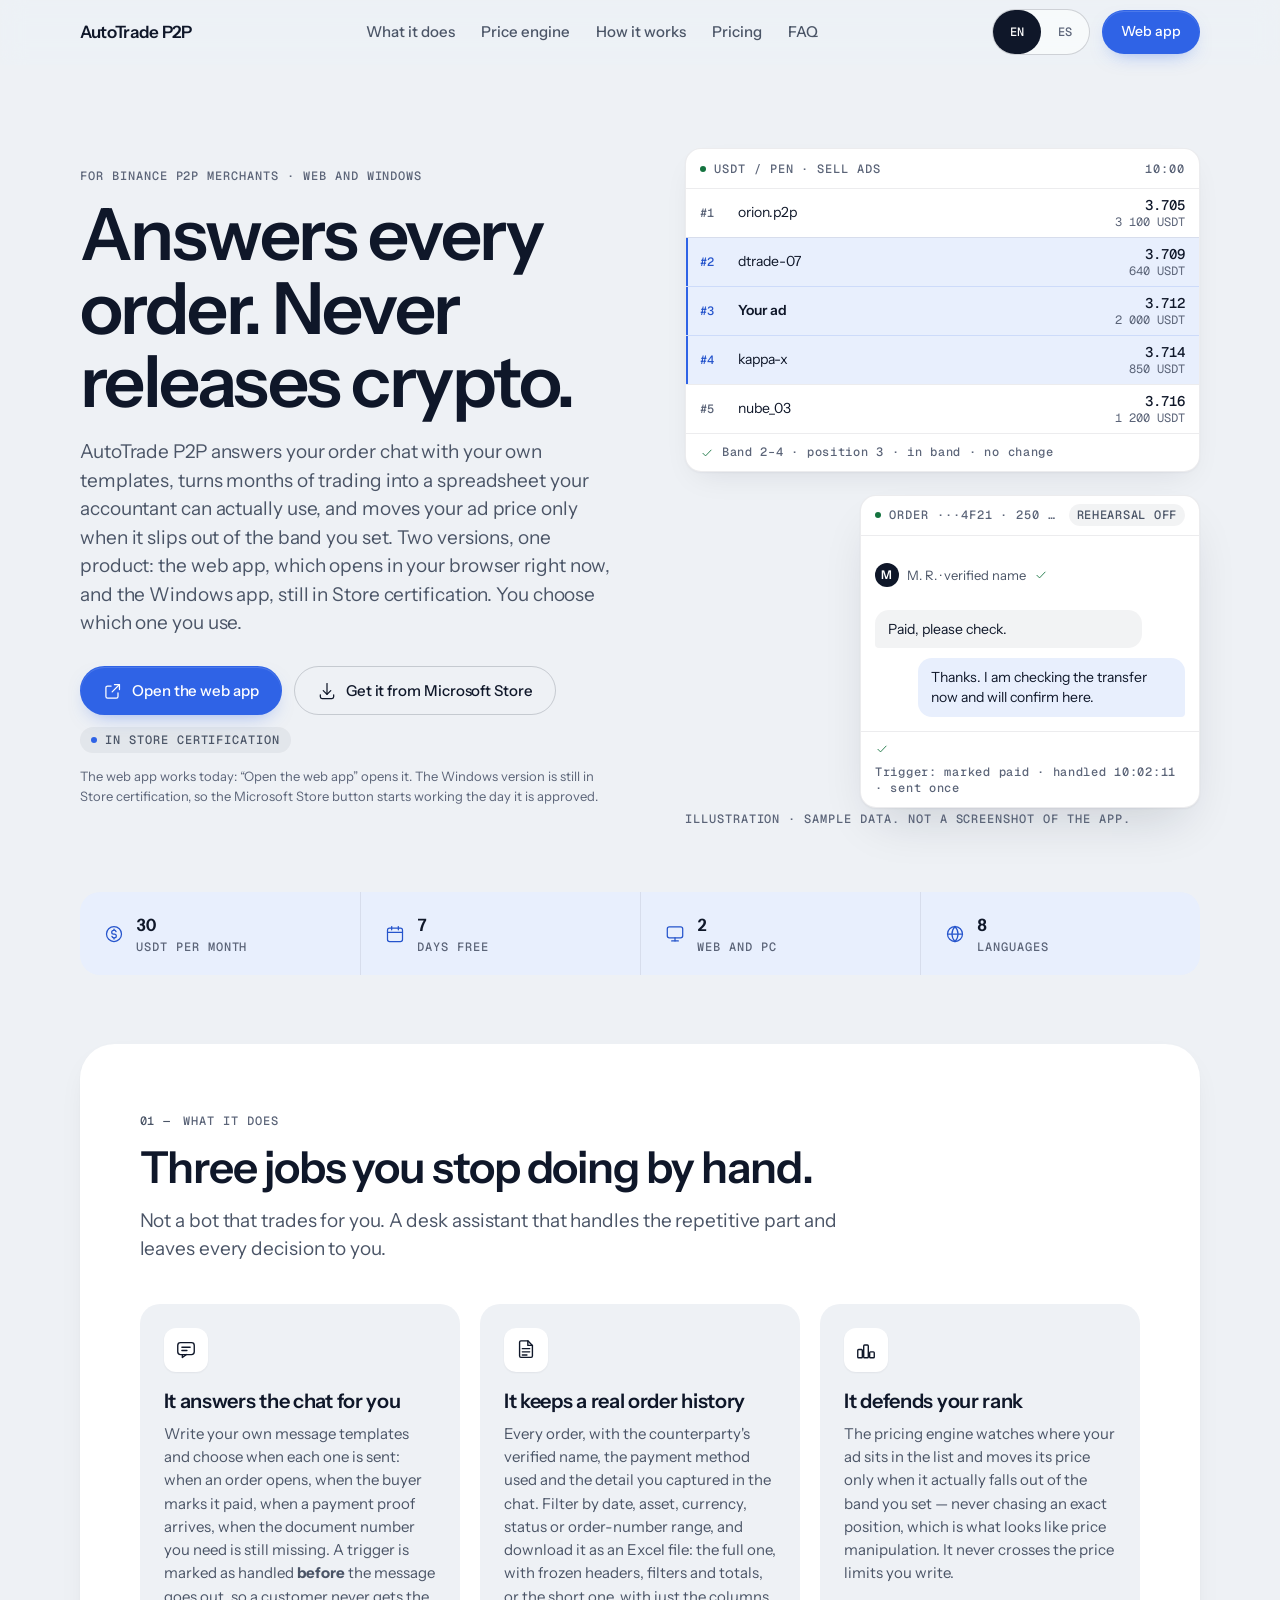
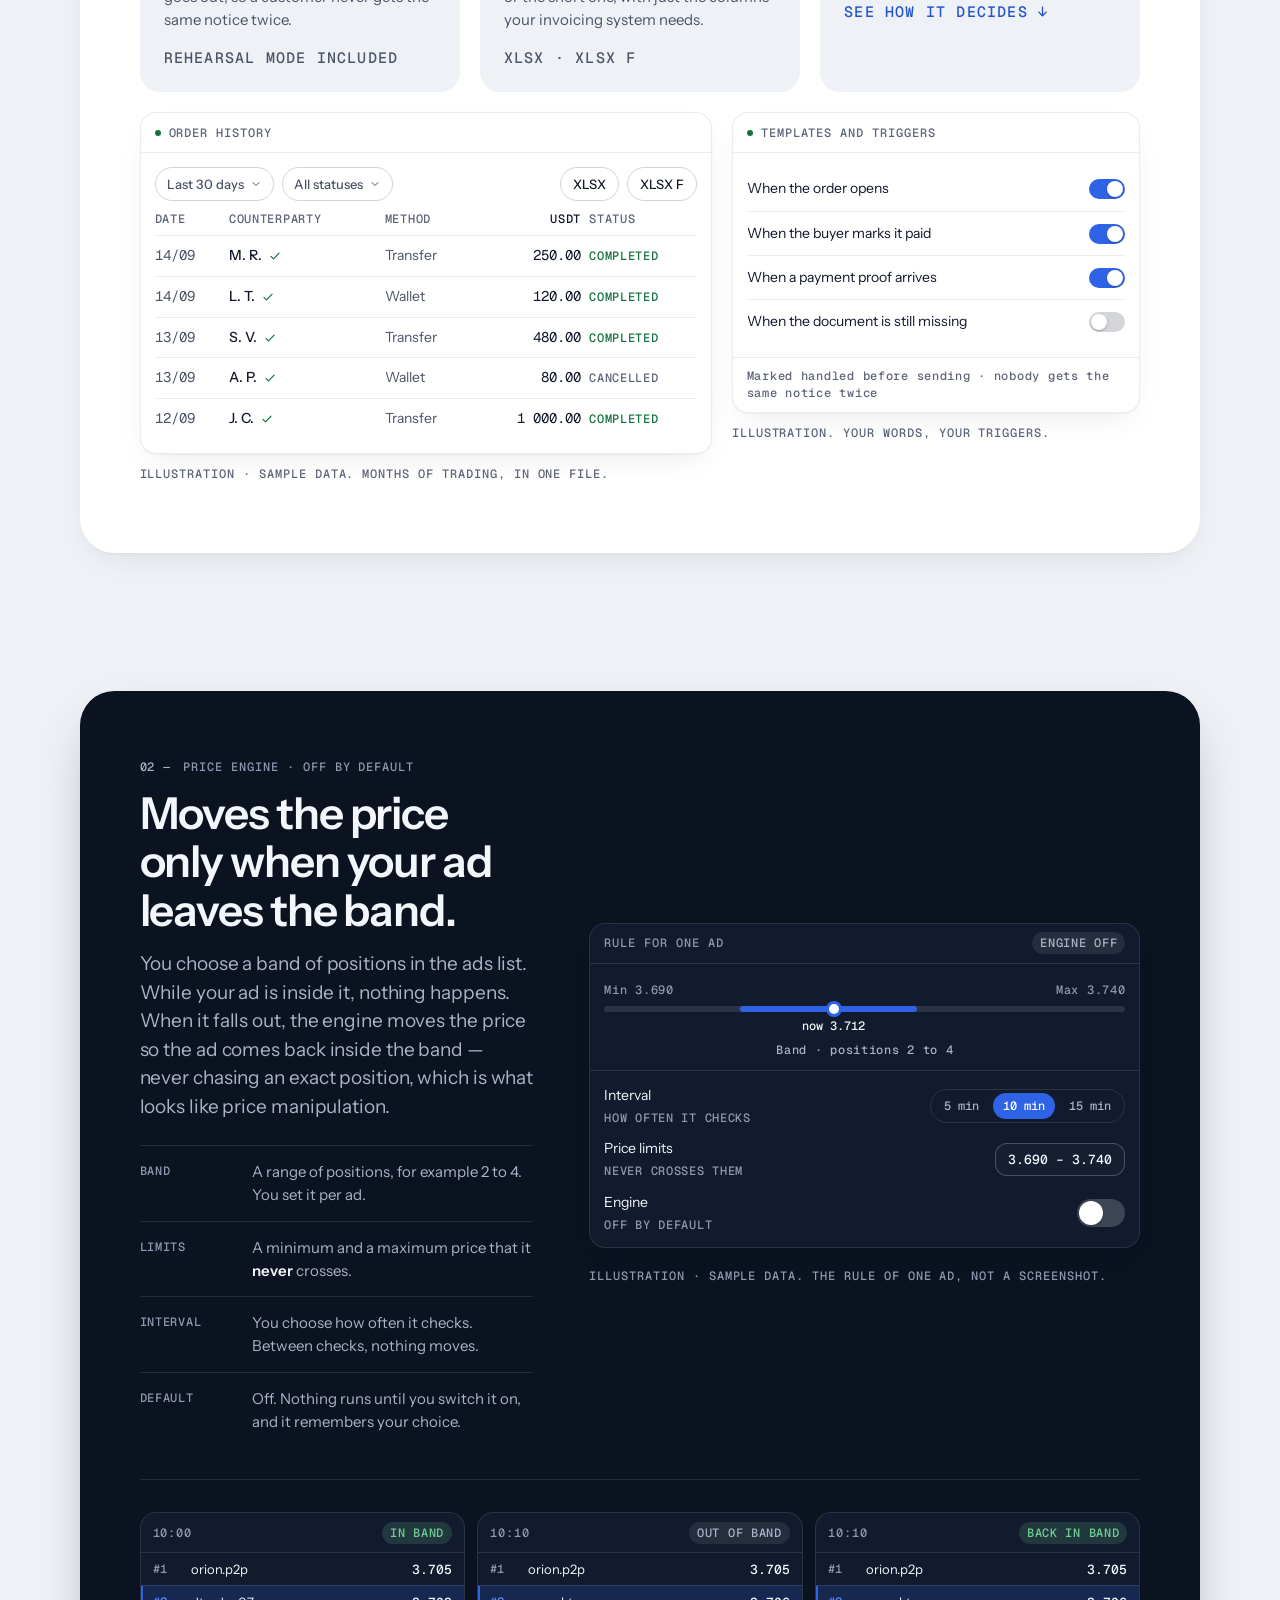
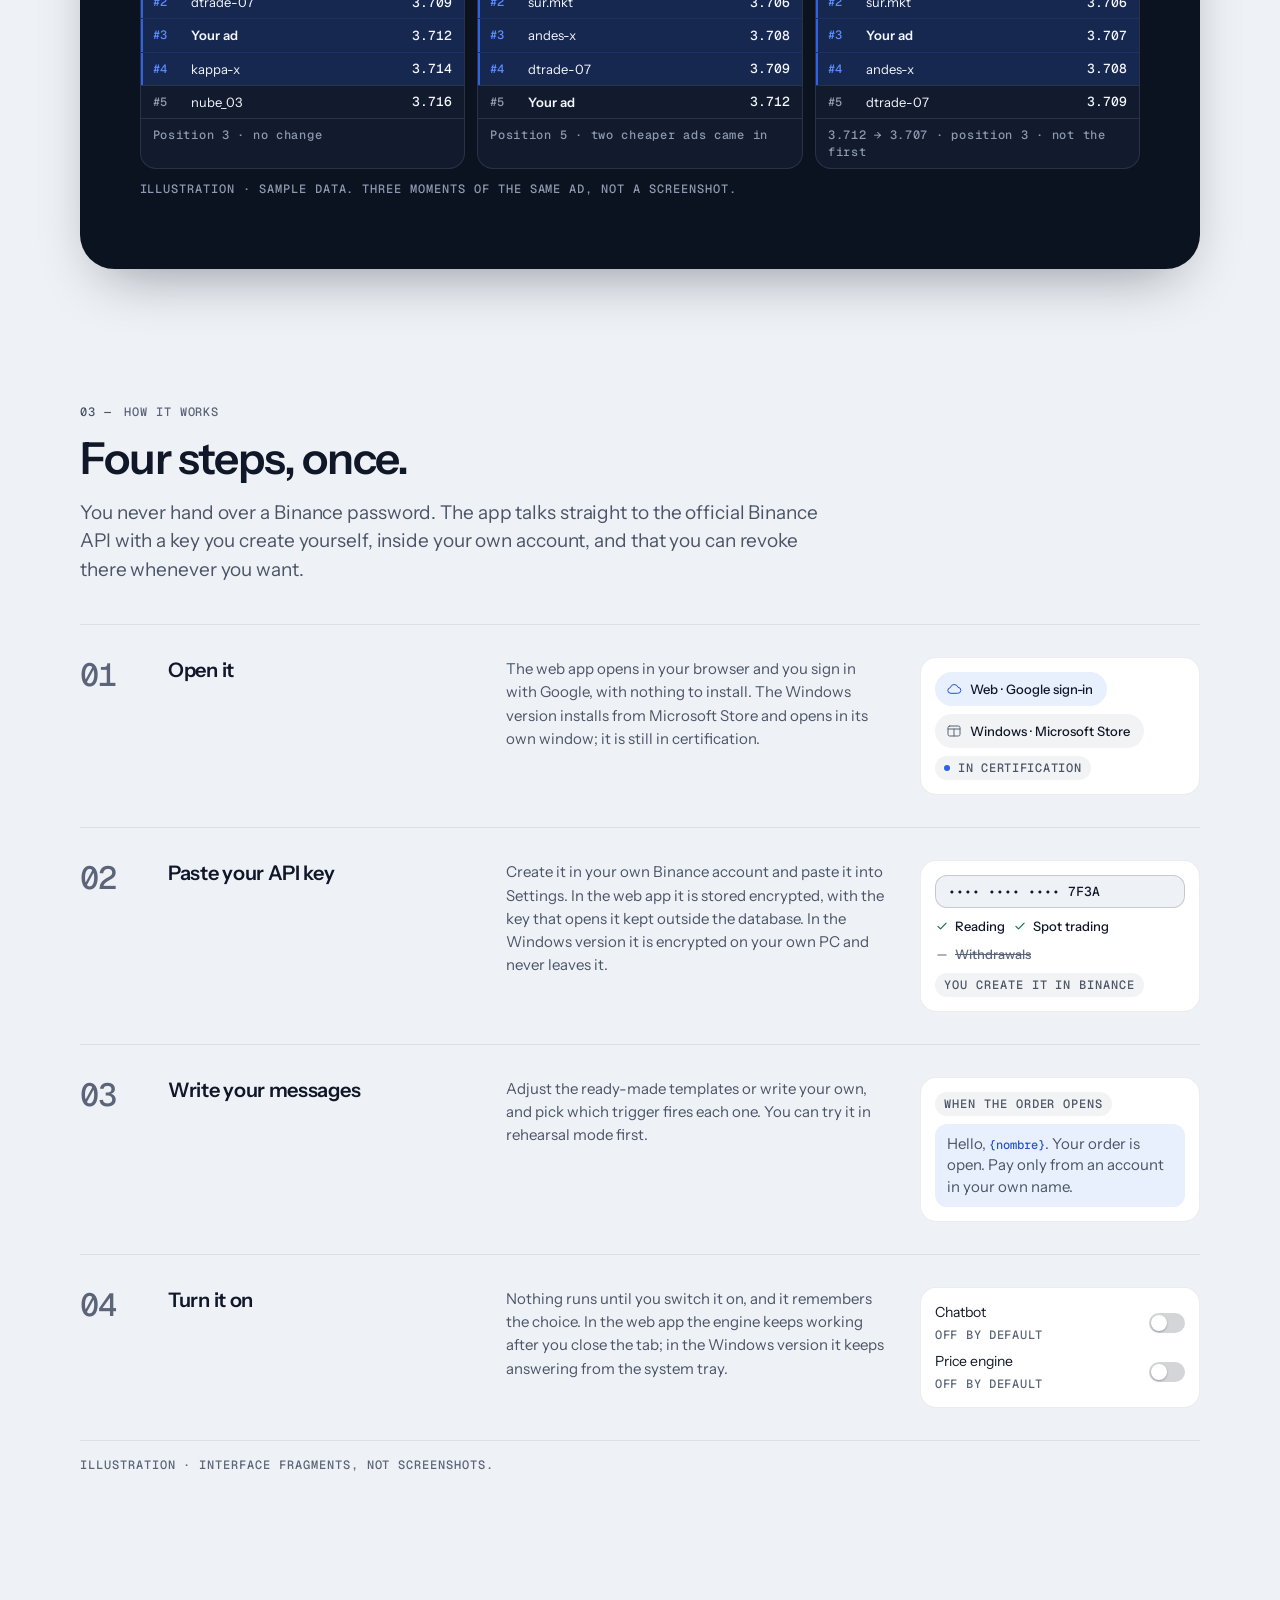
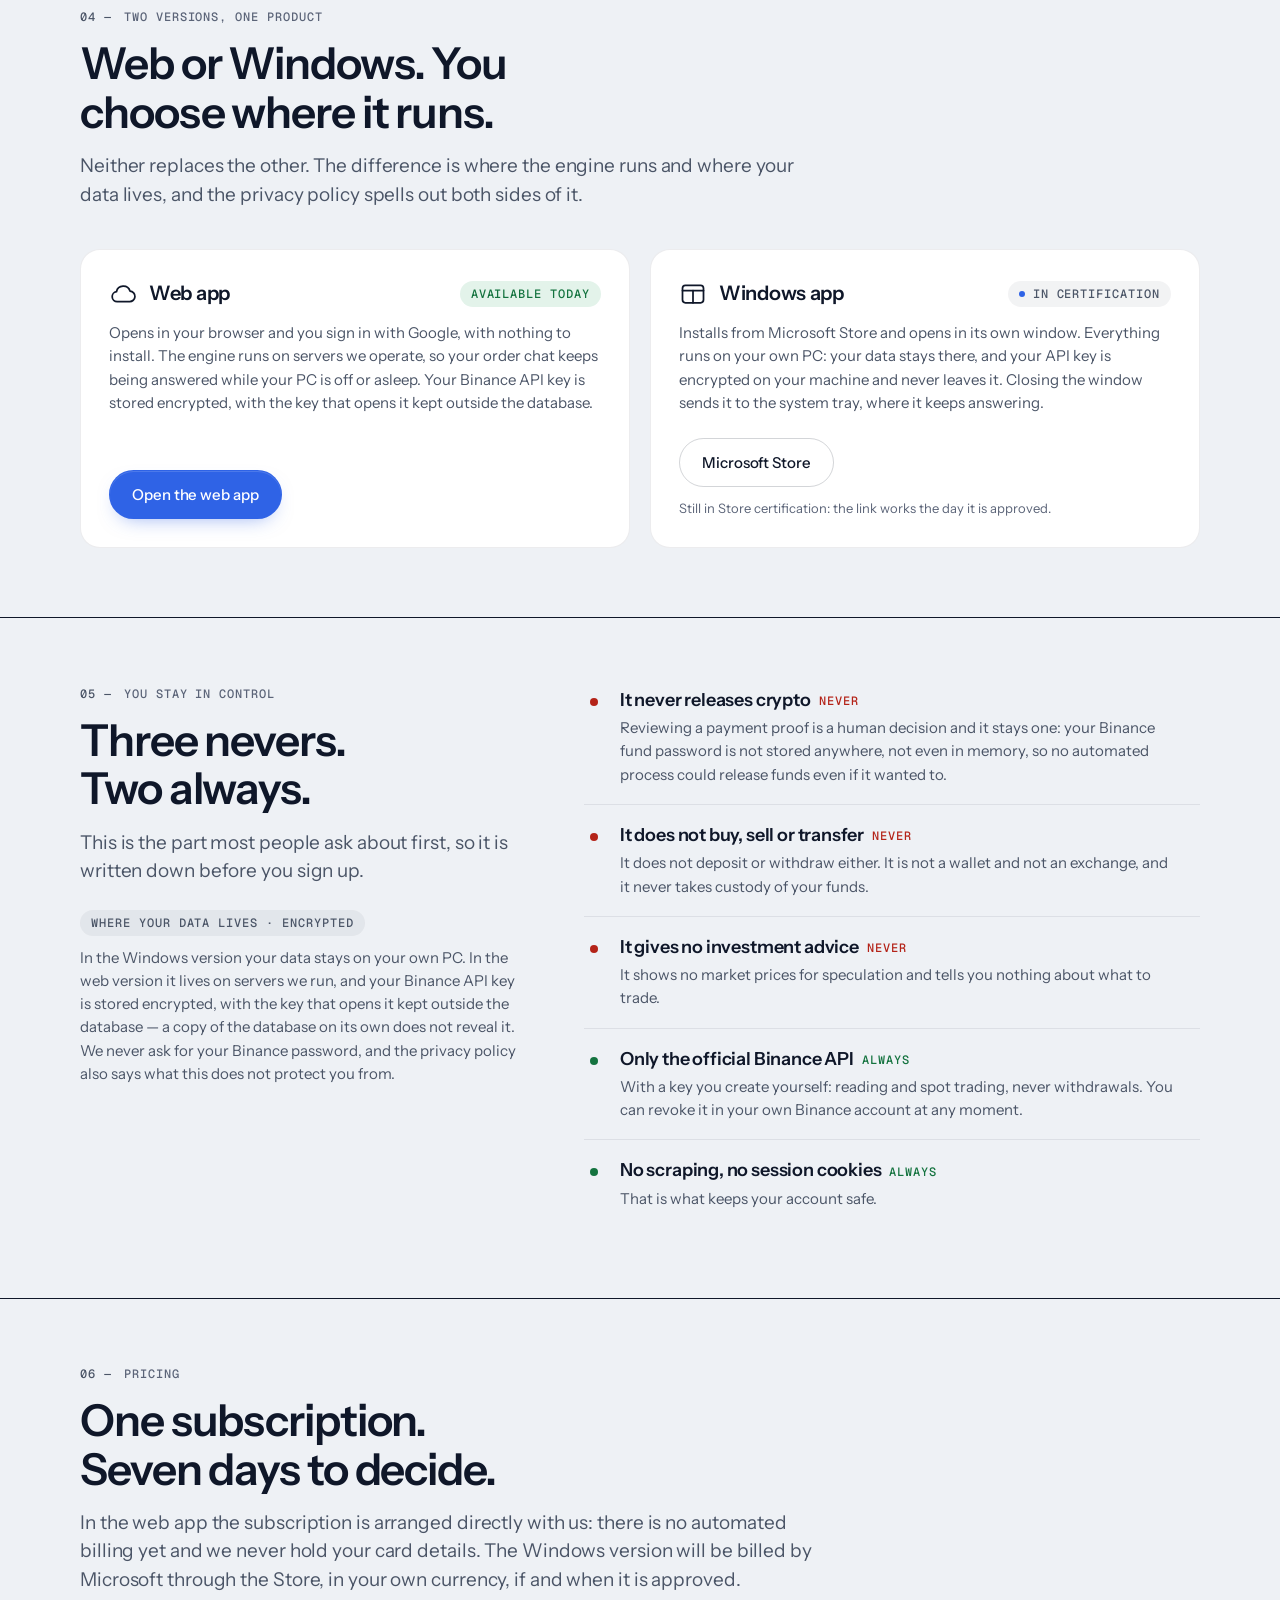
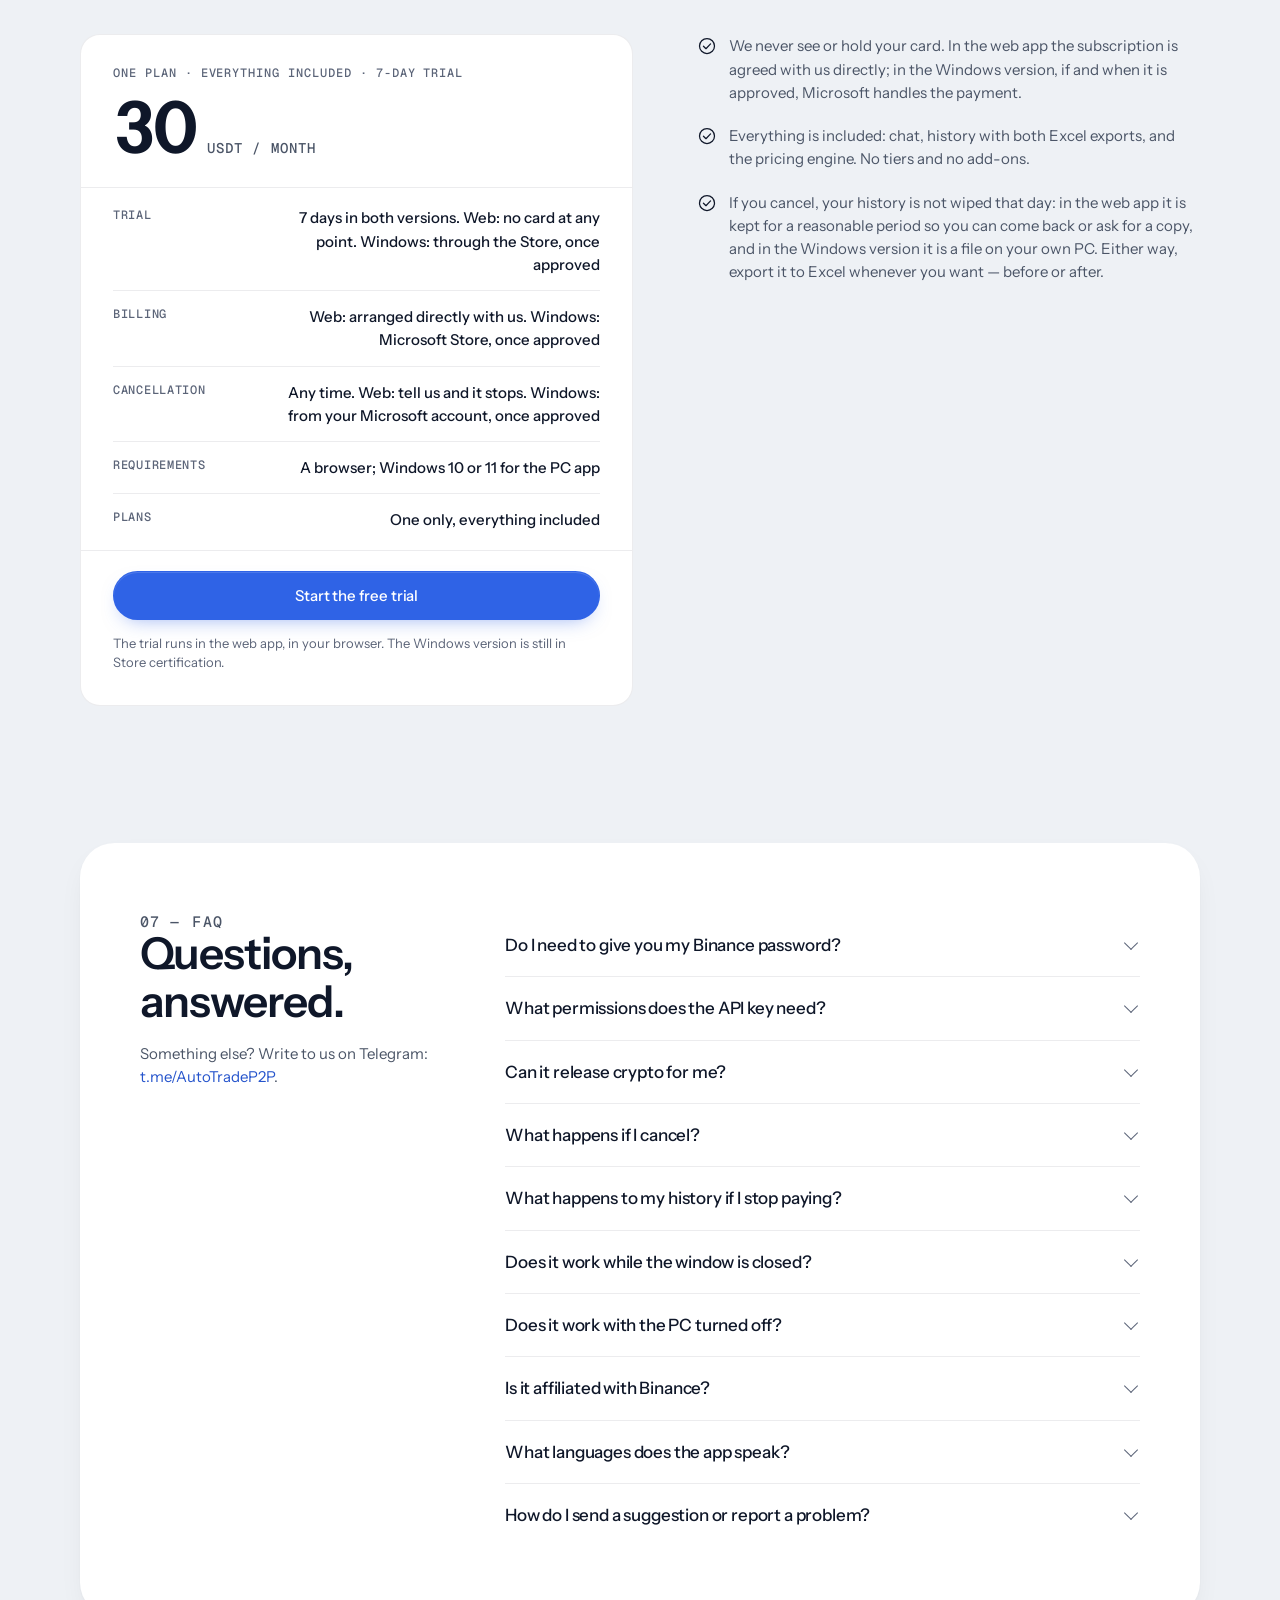
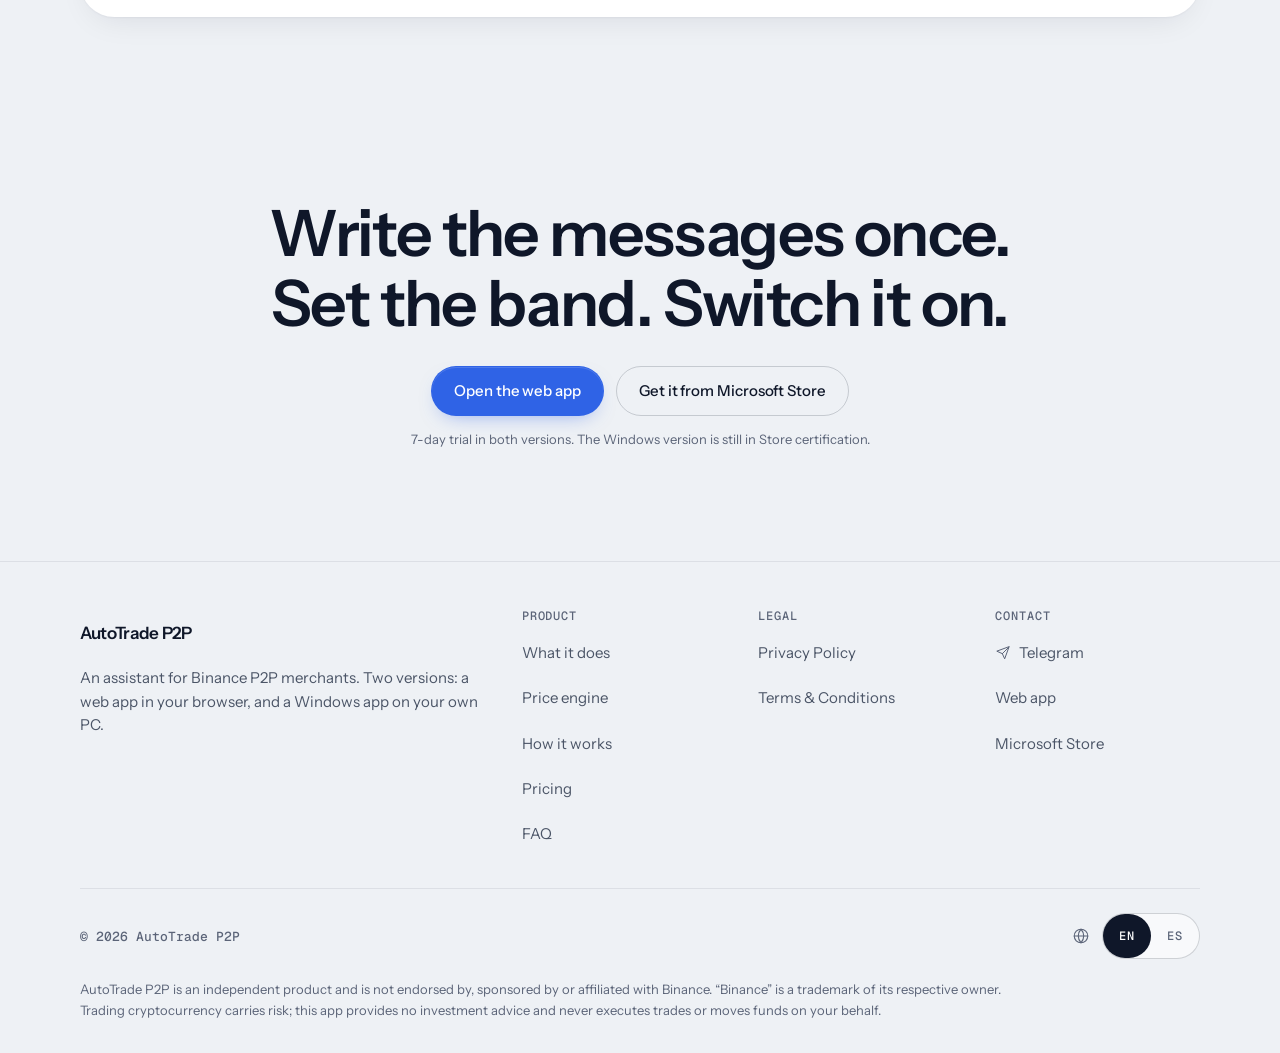
<file: propuesta/index.html>
<!DOCTYPE html>
<html lang="en">
<head>
<meta charset="utf-8">
<meta name="viewport" content="width=device-width, initial-scale=1">
<title data-en="AutoTrade P2P — Your Binance P2P desk, on autopilot" data-es="AutoTrade P2P — Comercio en Binance P2P, en automático">AutoTrade P2P — Your Binance P2P desk, on autopilot</title>
<!--
  Los <meta> se quedan en INGLÉS y no llevan data-en / data-es: `idioma.js` solo escribe
  `innerHTML`, y en un <meta> eso no hace nada. Los rastreadores no pulsan el conmutador,
  y el idioma por defecto del sitio es el inglés.
-->
<meta name="description" content="An assistant for Binance P2P merchants: replies to your order chat with your own templates, keeps an exportable order history and defends your price in the ads list. Two versions — a web app you can open today, and a Windows app in Store certification.">
<meta name="author" content="AutoTrade P2P">
<link rel="icon" href="assets/icono.png">
<meta property="og:type" content="website">
<meta property="og:title" content="AutoTrade P2P — Your Binance P2P desk, on autopilot">
<meta property="og:description" content="Answers your order chat with your own templates, keeps an exportable history of every trade and defends your price in the ads ranking. Available now as a web app; the Windows version is in Store certification.">
<!--
  La imagen de la vista previa social es la composición de la portada (ranking con la banda),
  rasterizada a 1200×630; no hay captura de la app. La URL es ABSOLUTA: mientras la propuesta
  viva en este repositorio apunta a GitHub Pages; si se adopta, pasa a autotradep2p.com.
-->
<meta property="og:image" content="https://blasmani.github.io/autotradep2p-web-rediseno/propuesta/assets/og.png">
<meta property="og:image:width" content="1200">
<meta property="og:image:height" content="630">
<meta name="twitter:card" content="summary_large_image">
<link rel="preconnect" href="https://fonts.googleapis.com">
<link rel="preconnect" href="https://fonts.gstatic.com" crossorigin>
<!--
  DOS familias. Instrument Sans en variable 400..700 cubre cuerpo, botones y titulares con
  una sola descarga; Geist Mono en 400 y 500 para los rótulos y los números de las maquetas.
-->
<link rel="stylesheet" href="https://fonts.googleapis.com/css2?family=Instrument+Sans:wght@400..700&family=Geist+Mono:wght@400;500&display=swap">
<link rel="stylesheet" href="assets/styles.css">
</head>
<body>

<header class="cabecera">
  <div class="contenedor cabecera__fila">
    <a class="marca" href="./">AutoTrade P2P</a>
    <nav class="cabecera__nav">
      <a href="#que-hace" data-en="What it does" data-es="Qué hace">What it does</a>
      <a href="#motor" data-en="Price engine" data-es="Motor de precios">Price engine</a>
      <a href="#como-funciona" data-en="How it works" data-es="Cómo funciona">How it works</a>
      <a href="#precio" data-en="Pricing" data-es="Precio">Pricing</a>
      <a href="#faq">FAQ</a>
    </nav>
    <span class="idioma">
      <button type="button" data-idioma="en" aria-pressed="true">EN</button>
      <button type="button" data-idioma="es" aria-pressed="false">ES</button>
    </span>
    <a class="boton boton--primario" href="https://app.autotradep2p.com/" data-en="Web app" data-es="App web">Web app</a>
  </div>
</header>

<main>

<!-- ================================================================== portada -->
<section class="portada">
  <div class="contenedor">
    <div class="portada__rejilla">
      <div>
        <!--
          Ojo con el patrón que se repite en toda la página: el <svg> va SIEMPRE FUERA del
          <span> traducible. `idioma.js` machaca el innerHTML de cada elemento con
          [data-en], así que un icono metido dentro desaparece la primera vez que alguien
          pulsa ES y ya no vuelve, sin error en consola.
        -->
        <p class="rotulo"><span data-en="For Binance P2P merchants · Web and Windows" data-es="Para comerciantes de Binance P2P · Web y Windows">For Binance P2P merchants · Web and Windows</span></p>

        <h1 data-en="Answers every order. Never releases crypto." data-es="Responde cada orden. Nunca libera cripto.">Answers every order. Never releases crypto.</h1>

        <p class="entradilla" data-en="AutoTrade P2P answers your order chat with your own templates, turns months of trading into a spreadsheet your accountant can actually use, and moves your ad price only when it slips out of the band you set. Two versions, one product: the web app, which opens in your browser right now, and the Windows app, still in Store certification. You choose which one you use." data-es="AutoTrade P2P responde el chat de tus órdenes con tus propias plantillas, convierte meses de operaciones en una hoja de cálculo que tu contador puede usar de verdad y mueve el precio de tu anuncio solo cuando se sale de la banda que tú fijas. Dos versiones, un mismo producto: la app web, que abres en tu navegador ahora mismo, y la de Windows, todavía en certificación de la Store. Tú eliges cuál usas.">AutoTrade P2P answers your order chat with your own templates, turns months of trading into a spreadsheet your accountant can actually use, and moves your ad price only when it slips out of the band you set. Two versions, one product: the web app, which opens in your browser right now, and the Windows app, still in Store certification. You choose which one you use.</p>

        <!--
          CANJE-STORE (1 de 2). Mientras la ficha esté en certificación, el enlace de la
          Store devuelve 404. No se esconde el botón —es el destino real de la versión de
          Windows— pero pegado a él va el chip que lo dice. El día que aprueben la ficha se
          borran el chip y la nota, y SE QUEDAN LOS DOS BOTONES.
        -->
        <div class="acciones">
          <a class="boton boton--primario" href="https://app.autotradep2p.com/">
            <svg class="i" viewBox="0 0 24 24" fill="none" stroke="currentColor" stroke-width="1.5" stroke-linecap="round" stroke-linejoin="round" aria-hidden="true" focusable="false"><path d="M13.75 4.25h6v6"/><line x1="19.75" y1="4.25" x2="11" y2="13"/><path d="M18 14.25v4.25a2 2 0 0 1-2 2H5.5a2 2 0 0 1-2-2V8a2 2 0 0 1 2-2h4.25"/></svg><span data-en="Open the web app" data-es="Entrar a la app web">Open the web app</span>
          </a>
          <a class="boton boton--fantasma" href="https://apps.microsoft.com/detail/9PL6F67SSZV8">
            <svg class="i" viewBox="0 0 24 24" fill="none" stroke="currentColor" stroke-width="1.5" stroke-linecap="round" stroke-linejoin="round" aria-hidden="true" focusable="false"><line x1="12" y1="3" x2="12" y2="16"/><polyline points="7.5 11.5 12 16 16.5 11.5"/><path d="M20 16.5v2.5a2 2 0 0 1-2 2H6a2 2 0 0 1-2-2v-2.5"/></svg><span data-en="Get it from Microsoft Store" data-es="Consíguelo en Microsoft Store">Get it from Microsoft Store</span>
          </a>
          <span class="chip chip--aviso"><span data-en="In Store certification" data-es="En certificación">In Store certification</span></span>
        </div>

        <p class="nota" data-en="The web app works today: “Open the web app” opens it. The Windows version is still in Store certification, so the Microsoft Store button starts working the day it is approved." data-es="La app web funciona hoy: la abre «Entrar a la app web». La versión de Windows sigue en certificación de la Store, así que el botón de Microsoft Store empieza a funcionar el día que la aprueben.">The web app works today: “Open the web app” opens it. The Windows version is still in Store certification, so the Microsoft Store button starts working the day it is approved.</p>
      </div>

      <!--
        La imagen de la portada es el producto: dos maquetas en HTML y CSS, no una captura
        ni una ilustración. Detrás, el ranking con la banda de puestos; delante, el chat de
        una orden con la respuesta automática. Todos los datos son de ejemplo: apodos
        inventados, iniciales y métodos de pago genéricos. Aquí NO van nombres de bancos ni
        de billeteras, ni nombres de personas.
      -->
      <figure class="composicion">
        <div class="maq maq--ranking">
          <div class="maq__barra"><span class="maq__punto"></span><span data-en="USDT / PEN · Sell ads" data-es="USDT / PEN · Ventas">USDT / PEN · Sell ads</span><span class="mono">10:00</span></div>
          <ul class="ranking">
            <li><span class="n">#1</span><span class="quien"><span>orion.p2p</span></span><span class="precio">3.705<small>3 100 USDT</small></span></li>
            <li class="banda"><span class="n">#2</span><span class="quien"><span>dtrade-07</span></span><span class="precio">3.709<small>640 USDT</small></span></li>
            <li class="banda"><span class="n">#3</span><span class="quien"><b data-en="Your ad" data-es="Tu anuncio">Your ad</b></span><span class="precio">3.712<small>2 000 USDT</small></span></li>
            <li class="banda"><span class="n">#4</span><span class="quien"><span>kappa-x</span></span><span class="precio">3.714<small>850 USDT</small></span></li>
            <li><span class="n">#5</span><span class="quien"><span>nube_03</span></span><span class="precio">3.716<small>1 200 USDT</small></span></li>
          </ul>
          <div class="maq__pie"><svg class="i" viewBox="0 0 24 24" fill="none" stroke="currentColor" stroke-width="1.5" stroke-linecap="round" stroke-linejoin="round" aria-hidden="true" focusable="false"><polyline points="5 12.5 9.5 17 19 7"/></svg><span data-en="Band 2–4 · position 3 · in band · no change" data-es="Banda 2–4 · puesto 3 · en banda · sin cambio">Band 2–4 · position 3 · in band · no change</span></div>
        </div>

        <div class="maq maq--chat">
          <div class="maq__barra"><span class="maq__punto"></span><span data-en="Order ···4F21 · 250 USDT" data-es="Orden ···4F21 · 250 USDT">Order ···4F21 · 250 USDT</span><span class="chip chip--mini" data-en="Rehearsal off" data-es="Ensayo apagado">Rehearsal off</span></div>
          <div class="maq__cuerpo">
            <div class="chat">
              <p class="chat__quien"><span class="avatar">M</span><span data-en="M. R. · verified name" data-es="M. R. · nombre verificado">M. R. · verified name</span><svg class="i" viewBox="0 0 24 24" fill="none" stroke="currentColor" stroke-width="1.5" stroke-linecap="round" stroke-linejoin="round" aria-hidden="true" focusable="false"><polyline points="5 12.5 9.5 17 19 7"/></svg></p>
              <p class="chat__b" data-en="Paid, please check." data-es="Ya pagué, revisa por favor.">Paid, please check.</p>
              <p class="chat__b chat__b--mio" data-en="Thanks. I am checking the transfer now and will confirm here." data-es="Gracias. Estoy revisando la transferencia y te confirmo por aquí.">Thanks. I am checking the transfer now and will confirm here.</p>
            </div>
          </div>
          <div class="maq__pie"><svg class="i" viewBox="0 0 24 24" fill="none" stroke="currentColor" stroke-width="1.5" stroke-linecap="round" stroke-linejoin="round" aria-hidden="true" focusable="false"><polyline points="5 12.5 9.5 17 19 7"/></svg><span data-en="Trigger: marked paid · handled 10:02:11 · sent once" data-es="Disparador: marcado pagado · atendido 10:02:11 · enviado una vez">Trigger: marked paid · handled 10:02:11 · sent once</span></div>
        </div>

        <figcaption class="ilustracion" data-en="Illustration · sample data. Not a screenshot of the app." data-es="Ilustración · datos de ejemplo. No es una captura de la app.">Illustration · sample data. Not a screenshot of the app.</figcaption>
      </figure>
    </div>

    <!--
      Los cuatro hechos del sitio en vivo, ni uno más. Aquí NO se publica la comisión ni los
      topes del motor de precios: la comisión viene en el anuncio y cambia por comerciante,
      y los topes son configurables.
    -->
    <ul class="hechos" data-revelar>
      <li><svg class="i" viewBox="0 0 24 24" fill="none" stroke="currentColor" stroke-width="1.5" stroke-linecap="round" stroke-linejoin="round" aria-hidden="true" focusable="false"><circle cx="12" cy="12" r="9"/><path d="M14.5 9.25A2.5 2.5 0 0 0 12 7.5h-.5a2.25 2.25 0 0 0 0 4.5h1a2.25 2.25 0 0 1 0 4.5H12a2.5 2.5 0 0 1-2.5-1.75"/><line x1="12" y1="6" x2="12" y2="7.5"/><line x1="12" y1="16.5" x2="12" y2="18"/></svg><div><b>30</b><span data-en="USDT per month" data-es="USDT al mes">USDT per month</span></div></li>
      <li><svg class="i" viewBox="0 0 24 24" fill="none" stroke="currentColor" stroke-width="1.5" stroke-linecap="round" stroke-linejoin="round" aria-hidden="true" focusable="false"><rect x="3" y="5" width="18" height="16" rx="2.5"/><line x1="3" y1="10" x2="21" y2="10"/><line x1="8" y1="3" x2="8" y2="7"/><line x1="16" y1="3" x2="16" y2="7"/></svg><div><b>7</b><span data-en="Days free" data-es="Días gratis">Days free</span></div></li>
      <li><svg class="i" viewBox="0 0 24 24" fill="none" stroke="currentColor" stroke-width="1.5" stroke-linecap="round" stroke-linejoin="round" aria-hidden="true" focusable="false"><rect x="2.75" y="3.5" width="18.5" height="13" rx="2.5"/><line x1="12" y1="16.5" x2="12" y2="20.25"/><line x1="8" y1="20.25" x2="16" y2="20.25"/></svg><div><b>2</b><span data-en="Web and PC" data-es="Web y PC">Web and PC</span></div></li>
      <li><svg class="i" viewBox="0 0 24 24" fill="none" stroke="currentColor" stroke-width="1.5" stroke-linecap="round" stroke-linejoin="round" aria-hidden="true" focusable="false"><circle cx="12" cy="12" r="9"/><line x1="3" y1="12" x2="21" y2="12"/><path d="M12 3a13 13 0 0 0 0 18 13 13 0 0 0 0-18"/></svg><div><b>8</b><span data-en="Languages" data-es="Idiomas">Languages</span></div></li>
    </ul>

    <!--
      Índice de secciones SOLO en pantallas estrechas, donde la cabecera esconde las anclas:
      sin él, el único camino a «Precio» o «FAQ» desde el móvil era el pie, a más de 9 000 px.
      En escritorio no se pinta (la cabecera ya las lleva).
    -->
    <nav class="indice" aria-label="Sections">
      <a href="#que-hace" data-en="What it does" data-es="Qué hace">What it does</a>
      <a href="#motor" data-en="Price engine" data-es="Motor de precios">Price engine</a>
      <a href="#como-funciona" data-en="How it works" data-es="Cómo funciona">How it works</a>
      <a href="#precio" data-en="Pricing" data-es="Precio">Pricing</a>
      <a href="#faq">FAQ</a>
    </nav>
  </div>
</section>

<!-- ================================================================= qué hace -->
<section id="que-hace">
  <div class="contenedor">
    <div class="isla">
      <p class="rotulo"><b>01</b><span data-en="What it does" data-es="Qué hace">What it does</span></p>
      <h2 data-en="Three jobs you stop doing by hand." data-es="Tres trabajos que dejas de hacer a mano.">Three jobs you stop doing by hand.</h2>
      <p class="intro" data-en="Not a bot that trades for you. A desk assistant that handles the repetitive part and leaves every decision to you." data-es="No es un bot que opere por ti. Es un asistente que se ocupa de la parte repetitiva y te deja a ti todas las decisiones.">Not a bot that trades for you. A desk assistant that handles the repetitive part and leaves every decision to you.</p>

      <div class="trabajos" data-revelar>
        <article class="trabajo">
          <div class="trabajo__icono"><svg class="i" viewBox="0 0 24 24" fill="none" stroke="currentColor" stroke-width="1.5" stroke-linecap="round" stroke-linejoin="round" aria-hidden="true" focusable="false"><rect x="3" y="4" width="18" height="13" rx="3"/><path d="M8 17v3.2L12.2 17"/><line x1="7.5" y1="9" x2="16.5" y2="9"/><line x1="7.5" y1="12.5" x2="13" y2="12.5"/></svg></div>
          <h3 data-en="It answers the chat for you" data-es="Responde el chat por ti">It answers the chat for you</h3>
          <!--
            El bot pide el documento en el chat porque Binance devuelve `idNumber` vacío.
            Los cuatro disparadores de esta lista son reales; no añadir ninguno sin
            comprobar que existe en la app.
          -->
          <p data-en="Write your own message templates and choose when each one is sent: when an order opens, when the buyer marks it paid, when a payment proof arrives, when the document number you need is still missing. A trigger is marked as handled <b>before</b> the message goes out, so a customer never gets the same notice twice." data-es="Escribe tus propias plantillas y elige cuándo se envía cada una: al abrirse una orden, cuando el comprador la marca como pagada, cuando llega un comprobante, cuando todavía falta el número de documento que necesitas. Un disparador se marca como atendido <b>antes</b> de que salga el mensaje, así que un cliente jamás recibe el mismo aviso dos veces.">Write your own message templates and choose when each one is sent: when an order opens, when the buyer marks it paid, when a payment proof arrives, when the document number you need is still missing. A trigger is marked as handled <b>before</b> the message goes out, so a customer never gets the same notice twice.</p>
          <p class="trabajo__meta" data-en="Rehearsal mode included" data-es="Con modo ensayo">Rehearsal mode included</p>
        </article>

        <article class="trabajo">
          <div class="trabajo__icono"><svg class="i" viewBox="0 0 24 24" fill="none" stroke="currentColor" stroke-width="1.5" stroke-linecap="round" stroke-linejoin="round" aria-hidden="true" focusable="false"><path d="M5 3.5A1.5 1.5 0 0 1 6.5 2H14l5 5v11.5a1.5 1.5 0 0 1-1.5 1.5h-11A1.5 1.5 0 0 1 5 18.5Z"/><path d="M14 2v5h5"/><line x1="8" y1="10.5" x2="16" y2="10.5"/><line x1="8" y1="14" x2="16" y2="14"/><line x1="8" y1="17.5" x2="13" y2="17.5"/></svg></div>
          <h3 data-en="It keeps a real order history" data-es="Guarda un historial de verdad">It keeps a real order history</h3>
          <!-- Hay DOS descargas de Excel y ninguna otra: el botón de CSV se retiró de la app el 2026-08-21. -->
          <p data-en="Every order, with the counterparty's verified name, the payment method used and the detail you captured in the chat. Filter by date, asset, currency, status or order-number range, and download it as an Excel file: the full one, with frozen headers, filters and totals, or the short one, with just the columns your invoicing system needs." data-es="Cada orden, con el nombre verificado de la contraparte, el método de pago usado y el dato que capturaste en el chat. Filtra por fecha, activo, moneda, estado o rango de número de orden, y descárgalo en Excel: el completo, con encabezados fijos, filtros y totales, o el reducido, con las columnas justas para tu sistema de facturación.">Every order, with the counterparty's verified name, the payment method used and the detail you captured in the chat. Filter by date, asset, currency, status or order-number range, and download it as an Excel file: the full one, with frozen headers, filters and totals, or the short one, with just the columns your invoicing system needs.</p>
          <p class="trabajo__meta">XLSX · XLSX F</p>
        </article>

        <article class="trabajo">
          <div class="trabajo__icono"><svg class="i" viewBox="0 0 24 24" fill="none" stroke="currentColor" stroke-width="1.5" stroke-linecap="round" stroke-linejoin="round" aria-hidden="true" focusable="false"><rect x="3" y="11.5" width="5" height="9" rx="1"/><rect x="9.5" y="6.5" width="5" height="14" rx="1"/><rect x="16" y="14" width="5" height="6.5" rx="1"/></svg></div>
          <h3 data-en="It defends your rank" data-es="Defiende tu puesto">It defends your rank</h3>
          <p data-en="The pricing engine watches where your ad sits in the list and moves its price only when it actually falls out of the band you set — never chasing an exact position, which is what looks like price manipulation. It never crosses the price limits you write." data-es="El motor de precios vigila dónde está tu anuncio en la lista y mueve el precio solo cuando de verdad se sale de la banda que fijaste; nunca persigue un puesto exacto, que es lo que parece manipulación de precios. Y nunca cruza los límites que escribas.">The pricing engine watches where your ad sits in the list and moves its price only when it actually falls out of the band you set — never chasing an exact position, which is what looks like price manipulation. It never crosses the price limits you write.</p>
          <p class="trabajo__meta"><a href="#motor" data-en="See how it decides ↓" data-es="Ver cómo decide ↓">See how it decides ↓</a></p>
        </article>
      </div>

      <!--
        Dos maquetas en HTML y CSS, no capturas: se traducen solas, pesan cero bytes y no
        envejecen. Aquí NO van nombres de bancos ni de billeteras (son marcas de terceros y
        esta app no tiene relación con ninguna), ni nombres de personas: iniciales.
      -->
      <div class="figuras" data-revelar>
        <figure>
          <div class="maq">
            <div class="maq__barra"><span class="maq__punto"></span><span data-en="Order history" data-es="Historial de órdenes">Order history</span></div>
            <div class="maq__cuerpo">
              <div class="tabla__barra">
                <span class="filtro"><span data-en="Last 30 days" data-es="Últimos 30 días">Last 30 days</span><svg class="i" viewBox="0 0 24 24" fill="none" stroke="currentColor" stroke-width="2" stroke-linecap="round" stroke-linejoin="round" aria-hidden="true" focusable="false"><polyline points="6 9 12 15 18 9"/></svg></span>
                <span class="filtro"><span data-en="All statuses" data-es="Todos los estados">All statuses</span><svg class="i" viewBox="0 0 24 24" fill="none" stroke="currentColor" stroke-width="2" stroke-linecap="round" stroke-linejoin="round" aria-hidden="true" focusable="false"><polyline points="6 9 12 15 18 9"/></svg></span>
                <span class="boton boton--fantasma">XLSX</span>
                <span class="boton boton--fantasma">XLSX F</span>
              </div>
              <table class="tabla">
                <thead>
                  <tr>
                    <th data-en="Date" data-es="Fecha">Date</th>
                    <th data-en="Counterparty" data-es="Contraparte">Counterparty</th>
                    <th class="opcional" data-en="Method" data-es="Método">Method</th>
                    <th class="num">USDT</th>
                    <th class="opcional" data-en="Status" data-es="Estado">Status</th>
                  </tr>
                </thead>
                <tbody>
                  <tr><td class="mono">14/09</td><td><span class="quien"><span>M. R.</span><svg class="i" viewBox="0 0 24 24" fill="none" stroke="currentColor" stroke-width="2" stroke-linecap="round" stroke-linejoin="round" aria-hidden="true" focusable="false"><polyline points="5 12.5 9.5 17 19 7"/></svg></span></td><td class="opcional" data-en="Transfer" data-es="Transferencia">Transfer</td><td class="num">250.00</td><td class="opcional"><span class="estado" data-en="Completed" data-es="Completada">Completed</span></td></tr>
                  <tr><td class="mono">14/09</td><td><span class="quien"><span>L. T.</span><svg class="i" viewBox="0 0 24 24" fill="none" stroke="currentColor" stroke-width="2" stroke-linecap="round" stroke-linejoin="round" aria-hidden="true" focusable="false"><polyline points="5 12.5 9.5 17 19 7"/></svg></span></td><td class="opcional" data-en="Wallet" data-es="Billetera">Wallet</td><td class="num">120.00</td><td class="opcional"><span class="estado" data-en="Completed" data-es="Completada">Completed</span></td></tr>
                  <tr><td class="mono">13/09</td><td><span class="quien"><span>S. V.</span><svg class="i" viewBox="0 0 24 24" fill="none" stroke="currentColor" stroke-width="2" stroke-linecap="round" stroke-linejoin="round" aria-hidden="true" focusable="false"><polyline points="5 12.5 9.5 17 19 7"/></svg></span></td><td class="opcional" data-en="Transfer" data-es="Transferencia">Transfer</td><td class="num">480.00</td><td class="opcional"><span class="estado" data-en="Completed" data-es="Completada">Completed</span></td></tr>
                  <tr><td class="mono">13/09</td><td><span class="quien"><span>A. P.</span><svg class="i" viewBox="0 0 24 24" fill="none" stroke="currentColor" stroke-width="2" stroke-linecap="round" stroke-linejoin="round" aria-hidden="true" focusable="false"><polyline points="5 12.5 9.5 17 19 7"/></svg></span></td><td class="opcional" data-en="Wallet" data-es="Billetera">Wallet</td><td class="num">80.00</td><td class="opcional"><span class="estado estado--no" data-en="Cancelled" data-es="Cancelada">Cancelled</span></td></tr>
                  <tr><td class="mono">12/09</td><td><span class="quien"><span>J. C.</span><svg class="i" viewBox="0 0 24 24" fill="none" stroke="currentColor" stroke-width="2" stroke-linecap="round" stroke-linejoin="round" aria-hidden="true" focusable="false"><polyline points="5 12.5 9.5 17 19 7"/></svg></span></td><td class="opcional" data-en="Transfer" data-es="Transferencia">Transfer</td><td class="num">1 000.00</td><td class="opcional"><span class="estado" data-en="Completed" data-es="Completada">Completed</span></td></tr>
                </tbody>
              </table>
            </div>
          </div>
          <figcaption class="ilustracion" data-en="Illustration · sample data. Months of trading, in one file." data-es="Ilustración · datos de ejemplo. Meses de operaciones, en un solo archivo.">Illustration · sample data. Months of trading, in one file.</figcaption>
        </figure>

        <figure>
          <div class="maq">
            <div class="maq__barra"><span class="maq__punto"></span><span data-en="Templates and triggers" data-es="Plantillas y disparadores">Templates and triggers</span></div>
            <div class="maq__cuerpo">
              <ul class="disparadores">
                <li><span data-en="When the order opens" data-es="Al abrirse la orden">When the order opens</span><span class="interruptor interruptor--on"><span class="oculto" data-en="On" data-es="Encendido">On</span></span></li>
                <li><span data-en="When the buyer marks it paid" data-es="Cuando la marcan como pagada">When the buyer marks it paid</span><span class="interruptor interruptor--on"><span class="oculto" data-en="On" data-es="Encendido">On</span></span></li>
                <li><span data-en="When a payment proof arrives" data-es="Cuando llega un comprobante">When a payment proof arrives</span><span class="interruptor interruptor--on"><span class="oculto" data-en="On" data-es="Encendido">On</span></span></li>
                <li><span data-en="When the document is still missing" data-es="Cuando todavía falta el documento">When the document is still missing</span><span class="interruptor"><span class="oculto" data-en="Off" data-es="Apagado">Off</span></span></li>
              </ul>
            </div>
            <div class="maq__pie"><span data-en="Marked handled before sending · nobody gets the same notice twice" data-es="Se marca atendido antes de enviar · nadie recibe el mismo aviso dos veces">Marked handled before sending · nobody gets the same notice twice</span></div>
          </div>
          <figcaption class="ilustracion" data-en="Illustration. Your words, your triggers." data-es="Ilustración. Tus palabras, tus disparadores.">Illustration. Your words, your triggers.</figcaption>
        </figure>
      </div>
    </div>
  </div>
</section>

<!-- ======================================================= motor de precios -->
<!--
  La única isla oscura de la página, y a propósito: el motor de precios es la pieza que
  más preguntas levanta, y el contraste ocurre una sola vez. Todo lo que hay dentro se pinta
  con los mismos tokens que el resto (la isla los redefine en el CSS).
-->
<section id="motor">
  <div class="contenedor">
    <div class="isla isla--oscura">
      <div class="motor__rejilla">
        <div>
          <p class="rotulo"><b>02</b><span data-en="Price engine · off by default" data-es="Motor de precios · apagado de fábrica">Price engine · off by default</span></p>
          <h2 data-en="Moves the price only when your ad leaves the band." data-es="Mueve el precio solo cuando tu anuncio se sale de la banda.">Moves the price only when your ad leaves the band.</h2>
          <p class="intro intro--pegada" data-en="You choose a band of positions in the ads list. While your ad is inside it, nothing happens. When it falls out, the engine moves the price so the ad comes back inside the band — never chasing an exact position, which is what looks like price manipulation." data-es="Eliges una banda de puestos en la lista de anuncios. Mientras tu anuncio esté dentro, no pasa nada. Cuando se sale, el motor mueve el precio para que el anuncio vuelva a la banda; nunca persigue un puesto exacto, que es lo que parece manipulación de precios.">You choose a band of positions in the ads list. While your ad is inside it, nothing happens. When it falls out, the engine moves the price so the ad comes back inside the band — never chasing an exact position, which is what looks like price manipulation.</p>
          <dl class="especificacion">
            <div><dt data-en="Band" data-es="Banda">Band</dt><dd data-en="A range of positions, for example 2 to 4. You set it per ad." data-es="Un rango de puestos, por ejemplo del 2 al 4. Lo fijas por anuncio.">A range of positions, for example 2 to 4. You set it per ad.</dd></div>
            <div><dt data-en="Limits" data-es="Límites">Limits</dt><dd data-en="A minimum and a maximum price that it <b>never</b> crosses." data-es="Un precio mínimo y uno máximo que <b>nunca</b> cruza.">A minimum and a maximum price that it <b>never</b> crosses.</dd></div>
            <div><dt data-en="Interval" data-es="Intervalo">Interval</dt><dd data-en="You choose how often it checks. Between checks, nothing moves." data-es="Tú eliges cada cuánto revisa. Entre revisiones, nada se mueve.">You choose how often it checks. Between checks, nothing moves.</dd></div>
            <div><dt data-en="Default" data-es="De fábrica">Default</dt><dd data-en="Off. Nothing runs until you switch it on, and it remembers your choice." data-es="Apagado. Nada se pone en marcha hasta que lo enciendes, y recuerda tu decisión.">Off. Nothing runs until you switch it on, and it remembers your choice.</dd></div>
          </dl>
        </div>

        <div class="motor__maquetas" data-revelar>
          <div class="maq">
            <div class="maq__barra"><span data-en="Rule for one ad" data-es="Regla de un anuncio">Rule for one ad</span><span class="chip chip--mini" data-en="Engine off" data-es="Motor apagado">Engine off</span></div>
            <div class="riel">
              <div class="riel__topes"><span data-en="Min 3.690" data-es="Mín 3.690">Min 3.690</span><span data-en="Max 3.740" data-es="Máx 3.740">Max 3.740</span></div>
              <div class="riel__barra"><span class="riel__banda"></span><span class="riel__ahora"><span data-en="now 3.712" data-es="ahora 3.712">now 3.712</span></span></div>
              <div class="riel__leyenda"><span data-en="Band · positions 2 to 4" data-es="Banda · puestos 2 a 4">Band · positions 2 to 4</span></div>
            </div>
            <div class="controles">
              <div class="control"><div><span data-en="Interval" data-es="Intervalo">Interval</span><small data-en="How often it checks" data-es="Cada cuánto revisa">How often it checks</small></div><span class="segmentos"><span>5 min</span><span class="activo">10 min<span class="oculto" data-en=" · selected" data-es=" · elegido"> · selected</span></span><span>15 min</span></span></div>
              <div class="control"><div><span data-en="Price limits" data-es="Límites de precio">Price limits</span><small data-en="Never crosses them" data-es="Nunca los cruza">Never crosses them</small></div><span class="campo">3.690 – 3.740</span></div>
              <div class="control"><div><span data-en="Engine" data-es="Motor">Engine</span><small data-en="Off by default" data-es="Apagado de fábrica">Off by default</small></div><span class="interruptor interruptor--grande"><span class="oculto" data-en="Off" data-es="Apagado">Off</span></span></div>
            </div>
          </div>
          <p class="ilustracion" data-en="Illustration · sample data. The rule of one ad, not a screenshot." data-es="Ilustración · datos de ejemplo. La regla de un anuncio, no una captura.">Illustration · sample data. The rule of one ad, not a screenshot.</p>
        </div>
      </div>

      <div class="motor__instantes" data-revelar>
        <!--
          Tres fotogramas ESTÁTICOS, no una animación: 10:00 en banda, 10:10 fuera de banda
          porque entraron dos anuncios más baratos, 10:10 corregido. Enseña que solo actúa al
          salirse y que vuelve a la banda, no al primer puesto. Los precios son los mismos
          del ranking de la portada.
        -->
        <div class="instantes">
          <div class="maq">
            <div class="maq__barra"><span class="mono">10:00</span><span class="chip chip--ok chip--mini" data-en="In band" data-es="En banda">In band</span></div>
            <ul class="ranking ranking--mini">
              <li><span class="n">#1</span><span class="quien"><span>orion.p2p</span></span><span class="precio">3.705</span></li>
              <li class="banda"><span class="n">#2</span><span class="quien"><span>dtrade-07</span></span><span class="precio">3.709</span></li>
              <li class="banda"><span class="n">#3</span><span class="quien"><b data-en="Your ad" data-es="Tu anuncio">Your ad</b></span><span class="precio">3.712</span></li>
              <li class="banda"><span class="n">#4</span><span class="quien"><span>kappa-x</span></span><span class="precio">3.714</span></li>
              <li><span class="n">#5</span><span class="quien"><span>nube_03</span></span><span class="precio">3.716</span></li>
            </ul>
            <div class="maq__pie"><span data-en="Position 3 · no change" data-es="Puesto 3 · sin cambio">Position 3 · no change</span></div>
          </div>
          <div class="maq">
            <div class="maq__barra"><span class="mono">10:10</span><span class="chip chip--mini" data-en="Out of band" data-es="Fuera de banda">Out of band</span></div>
            <ul class="ranking ranking--mini">
              <li><span class="n">#1</span><span class="quien"><span>orion.p2p</span></span><span class="precio">3.705</span></li>
              <li class="banda"><span class="n">#2</span><span class="quien"><span>sur.mkt</span></span><span class="precio">3.706</span></li>
              <li class="banda"><span class="n">#3</span><span class="quien"><span>andes-x</span></span><span class="precio">3.708</span></li>
              <li class="banda"><span class="n">#4</span><span class="quien"><span>dtrade-07</span></span><span class="precio">3.709</span></li>
              <li><span class="n">#5</span><span class="quien"><b data-en="Your ad" data-es="Tu anuncio">Your ad</b></span><span class="precio">3.712</span></li>
            </ul>
            <div class="maq__pie"><span data-en="Position 5 · two cheaper ads came in" data-es="Puesto 5 · entraron dos anuncios más baratos">Position 5 · two cheaper ads came in</span></div>
          </div>
          <div class="maq">
            <div class="maq__barra"><span class="mono">10:10</span><span class="chip chip--ok chip--mini" data-en="Back in band" data-es="De vuelta en banda">Back in band</span></div>
            <ul class="ranking ranking--mini">
              <li><span class="n">#1</span><span class="quien"><span>orion.p2p</span></span><span class="precio">3.705</span></li>
              <li class="banda"><span class="n">#2</span><span class="quien"><span>sur.mkt</span></span><span class="precio">3.706</span></li>
              <li class="banda"><span class="n">#3</span><span class="quien"><b data-en="Your ad" data-es="Tu anuncio">Your ad</b></span><span class="precio">3.707</span></li>
              <li class="banda"><span class="n">#4</span><span class="quien"><span>andes-x</span></span><span class="precio">3.708</span></li>
              <li><span class="n">#5</span><span class="quien"><span>dtrade-07</span></span><span class="precio">3.709</span></li>
            </ul>
            <div class="maq__pie"><span data-en="3.712 → 3.707 · position 3 · not the first" data-es="3.712 → 3.707 · puesto 3 · no el primero">3.712 → 3.707 · position 3 · not the first</span></div>
          </div>
        </div>
        <p class="ilustracion" data-en="Illustration · sample data. Three moments of the same ad, not a screenshot." data-es="Ilustración · datos de ejemplo. Tres momentos del mismo anuncio, no una captura.">Illustration · sample data. Three moments of the same ad, not a screenshot.</p>
      </div>
    </div>
  </div>
</section>

<!-- ============================================================ cómo funciona -->
<section id="como-funciona">
  <div class="contenedor">
    <p class="rotulo"><b>03</b><span data-en="How it works" data-es="Cómo funciona">How it works</span></p>
    <h2 data-en="Four steps, once." data-es="Cuatro pasos, una sola vez.">Four steps, once.</h2>
    <p class="intro" data-en="You never hand over a Binance password. The app talks straight to the official Binance API with a key you create yourself, inside your own account, and that you can revoke there whenever you want." data-es="Nunca entregas una contraseña de Binance. La app habla directamente con la API oficial de Binance con una clave que creas tú, dentro de tu propia cuenta, y que puedes revocar ahí cuando quieras.">You never hand over a Binance password. The app talks straight to the official Binance API with a key you create yourself, inside your own account, and that you can revoke there whenever you want.</p>

    <!-- Cuatro filas de libro mayor: número, título, explicación y un fragmento de interfaz. -->
    <div class="libro" data-revelar>
      <article class="paso">
        <span class="paso__n">01</span>
        <h3 data-en="Open it" data-es="Ábrela">Open it</h3>
        <p data-en="The web app opens in your browser and you sign in with Google, with nothing to install. The Windows version installs from Microsoft Store and opens in its own window; it is still in certification." data-es="La app web se abre en tu navegador y entras con Google, sin instalar nada. La versión de Windows se instala desde Microsoft Store y se abre en su propia ventana; todavía está en certificación.">The web app opens in your browser and you sign in with Google, with nothing to install. The Windows version installs from Microsoft Store and opens in its own window; it is still in certification.</p>
        <div class="paso__ui fragmento">
          <div class="fragmento__fila"><span class="pastilla"><svg class="i" viewBox="0 0 24 24" fill="none" stroke="currentColor" stroke-width="1.5" stroke-linecap="round" stroke-linejoin="round" aria-hidden="true" focusable="false"><path d="M7 18.5a4.25 4.25 0 0 1-.6-8.46A6 6 0 0 1 18 9.5a4.5 4.5 0 0 1-.5 9Z"/></svg><span data-en="Web · Google sign-in" data-es="Web · entrar con Google">Web · Google sign-in</span></span></div>
          <div class="fragmento__fila"><span class="pastilla pastilla--neutra"><svg class="i" viewBox="0 0 24 24" fill="none" stroke="currentColor" stroke-width="1.5" stroke-linecap="round" stroke-linejoin="round" aria-hidden="true" focusable="false"><rect x="3" y="4.5" width="18" height="15" rx="2.5"/><line x1="3" y1="9" x2="21" y2="9"/><line x1="12" y1="9" x2="12" y2="19.5"/></svg><span data-en="Windows · Microsoft Store" data-es="Windows · Microsoft Store">Windows · Microsoft Store</span></span><span class="chip chip--aviso chip--mini"><span data-en="In certification" data-es="En certificación">In certification</span></span></div>
        </div>
      </article>

      <article class="paso">
        <span class="paso__n">02</span>
        <h3 data-en="Paste your API key" data-es="Pega tu clave API">Paste your API key</h3>
        <p data-en="Create it in your own Binance account and paste it into Settings. In the web app it is stored encrypted, with the key that opens it kept outside the database. In the Windows version it is encrypted on your own PC and never leaves it." data-es="La creas en tu propia cuenta de Binance y la pegas en Configuración. En la app web se guarda cifrada, con la llave que la abre fuera de la base de datos. En la versión de Windows se cifra en tu propia PC y nunca sale de ahí.">Create it in your own Binance account and paste it into Settings. In the web app it is stored encrypted, with the key that opens it kept outside the database. In the Windows version it is encrypted on your own PC and never leaves it.</p>
        <div class="paso__ui fragmento">
          <span class="campo">•••• •••• •••• 7F3A</span>
          <div class="fragmento__fila">
            <span class="permiso permiso--si"><svg class="i" viewBox="0 0 24 24" fill="none" stroke="currentColor" stroke-width="2" stroke-linecap="round" stroke-linejoin="round" aria-hidden="true" focusable="false"><polyline points="5 12.5 9.5 17 19 7"/></svg><span data-en="Reading" data-es="Lectura">Reading</span></span>
            <span class="permiso permiso--si"><svg class="i" viewBox="0 0 24 24" fill="none" stroke="currentColor" stroke-width="2" stroke-linecap="round" stroke-linejoin="round" aria-hidden="true" focusable="false"><polyline points="5 12.5 9.5 17 19 7"/></svg><span data-en="Spot trading" data-es="Trading spot">Spot trading</span></span>
            <span class="permiso permiso--no"><svg class="i" viewBox="0 0 24 24" fill="none" stroke="currentColor" stroke-width="2" stroke-linecap="round" stroke-linejoin="round" aria-hidden="true" focusable="false"><line x1="5" y1="12" x2="19" y2="12"/></svg><span data-en="Withdrawals" data-es="Retiros">Withdrawals</span></span>
          </div>
          <span class="chip" data-en="You create it in Binance" data-es="La creas tú en Binance">You create it in Binance</span>
        </div>
      </article>

      <article class="paso">
        <span class="paso__n">03</span>
        <h3 data-en="Write your messages" data-es="Escribe tus mensajes">Write your messages</h3>
        <p data-en="Adjust the ready-made templates or write your own, and pick which trigger fires each one. You can try it in rehearsal mode first." data-es="Ajusta las plantillas que vienen hechas o escribe las tuyas, y elige qué disparador lanza cada una. Puedes probarlo primero en modo ensayo.">Adjust the ready-made templates or write your own, and pick which trigger fires each one. You can try it in rehearsal mode first.</p>
        <div class="paso__ui fragmento">
          <span class="chip" data-en="When the order opens" data-es="Al abrirse la orden">When the order opens</span>
          <p class="plantilla" data-en="Hello, <code>{nombre}</code>. Your order is open. Pay only from an account in your own name." data-es="Hola, <code>{nombre}</code>. Tu orden está abierta. Paga solo desde una cuenta a tu nombre.">Hello, <code>{nombre}</code>. Your order is open. Pay only from an account in your own name.</p>
        </div>
      </article>

      <article class="paso">
        <span class="paso__n">04</span>
        <h3 data-en="Turn it on" data-es="Enciéndelo">Turn it on</h3>
        <p data-en="Nothing runs until you switch it on, and it remembers the choice. In the web app the engine keeps working after you close the tab; in the Windows version it keeps answering from the system tray." data-es="Nada se pone en marcha hasta que lo enciendes, y recuerda esa decisión. En la app web el motor sigue trabajando aunque cierres la pestaña; en la versión de Windows sigue respondiendo desde la bandeja del sistema.">Nothing runs until you switch it on, and it remembers the choice. In the web app the engine keeps working after you close the tab; in the Windows version it keeps answering from the system tray.</p>
        <div class="paso__ui fragmento">
          <div class="control"><div><span data-en="Chatbot" data-es="Chatbot">Chatbot</span><small data-en="Off by default" data-es="Apagado de fábrica">Off by default</small></div><span class="interruptor"><span class="oculto" data-en="Off" data-es="Apagado">Off</span></span></div>
          <div class="control"><div><span data-en="Price engine" data-es="Motor de precios">Price engine</span><small data-en="Off by default" data-es="Apagado de fábrica">Off by default</small></div><span class="interruptor"><span class="oculto" data-en="Off" data-es="Apagado">Off</span></span></div>
        </div>
      </article>
    </div>
    <p class="ilustracion" data-en="Illustration · interface fragments, not screenshots." data-es="Ilustración · fragmentos de interfaz, no capturas.">Illustration · interface fragments, not screenshots.</p>
  </div>
</section>

<!-- ============================================================== versiones -->
<section id="versiones">
  <div class="contenedor">
    <p class="rotulo"><b>04</b><span data-en="Two versions, one product" data-es="Dos versiones, un mismo producto">Two versions, one product</span></p>
    <h2 data-en="Web or Windows. You choose where it runs." data-es="Web o Windows. Tú eliges dónde corre.">Web or Windows. You choose where it runs.</h2>
    <p class="intro" data-en="Neither replaces the other. The difference is where the engine runs and where your data lives, and the privacy policy spells out both sides of it." data-es="Ninguna sustituye a la otra. La diferencia es dónde corre el motor y dónde viven tus datos, y la política de privacidad cuenta las dos caras.">Neither replaces the other. The difference is where the engine runs and where your data lives, and the privacy policy spells out both sides of it.</p>

    <div class="versiones" data-revelar>
      <article class="tarjeta version">
        <div class="version__cab"><svg class="i" viewBox="0 0 24 24" fill="none" stroke="currentColor" stroke-width="1.5" stroke-linecap="round" stroke-linejoin="round" aria-hidden="true" focusable="false"><path d="M7 18.5a4.25 4.25 0 0 1-.6-8.46A6 6 0 0 1 18 9.5a4.5 4.5 0 0 1-.5 9Z"/></svg><h3 data-en="Web app" data-es="App web">Web app</h3><span class="chip chip--ok"><span data-en="Available today" data-es="Disponible ya">Available today</span></span></div>
        <p data-en="Opens in your browser and you sign in with Google, with nothing to install. The engine runs on servers we operate, so your order chat keeps being answered while your PC is off or asleep. Your Binance API key is stored encrypted, with the key that opens it kept outside the database." data-es="Se abre en tu navegador y entras con Google, sin instalar nada. El motor corre en servidores que operamos nosotros, así que el chat de tus órdenes se sigue respondiendo con la PC apagada o suspendida. Tu clave API de Binance se guarda cifrada, con la llave que la abre fuera de la base de datos.">Opens in your browser and you sign in with Google, with nothing to install. The engine runs on servers we operate, so your order chat keeps being answered while your PC is off or asleep. Your Binance API key is stored encrypted, with the key that opens it kept outside the database.</p>
        <div class="version__pie"><a class="boton boton--primario" href="https://app.autotradep2p.com/" data-en="Open the web app" data-es="Entrar a la app web">Open the web app</a></div>
      </article>
      <article class="tarjeta version">
        <div class="version__cab"><svg class="i" viewBox="0 0 24 24" fill="none" stroke="currentColor" stroke-width="1.5" stroke-linecap="round" stroke-linejoin="round" aria-hidden="true" focusable="false"><rect x="3" y="4.5" width="18" height="15" rx="2.5"/><line x1="3" y1="9" x2="21" y2="9"/><line x1="12" y1="9" x2="12" y2="19.5"/></svg><h3 data-en="Windows app" data-es="App de Windows">Windows app</h3><span class="chip chip--aviso"><span data-en="In certification" data-es="En certificación">In certification</span></span></div>
        <p data-en="Installs from Microsoft Store and opens in its own window. Everything runs on your own PC: your data stays there, and your API key is encrypted on your machine and never leaves it. Closing the window sends it to the system tray, where it keeps answering." data-es="Se instala desde Microsoft Store y se abre en su propia ventana. Todo corre en tu propia PC: tus datos se quedan ahí, y tu clave API se cifra en tu equipo y nunca sale de él. Al cerrar la ventana se va a la bandeja del sistema y sigue respondiendo desde ahí.">Installs from Microsoft Store and opens in its own window. Everything runs on your own PC: your data stays there, and your API key is encrypted on your machine and never leaves it. Closing the window sends it to the system tray, where it keeps answering.</p>
        <div class="version__pie"><a class="boton boton--fantasma" href="https://apps.microsoft.com/detail/9PL6F67SSZV8">Microsoft Store</a><span class="nota" data-en="Still in Store certification: the link works the day it is approved." data-es="Todavía en certificación: el enlace funciona el día que la aprueben.">Still in Store certification: the link works the day it is approved.</span></div>
      </article>
    </div>
  </div>
</section>

<!-- ============================================================== los límites -->
<section class="limites">
  <div class="contenedor">
    <div class="limites__rejilla">
      <div>
        <p class="rotulo"><b>05</b><span data-en="You stay in control" data-es="El control sigue siendo tuyo">You stay in control</span></p>
        <h2 data-en="Three nevers. Two always." data-es="Tres nunca. Dos siempre.">Three nevers. Two always.</h2>
        <p class="intro" data-en="This is the part most people ask about first, so it is written down before you sign up." data-es="Es lo que casi todo el mundo pregunta primero, así que está escrito antes de que te registres.">This is the part most people ask about first, so it is written down before you sign up.</p>
        <!--
          «Dónde viven tus datos» distingue las dos versiones y no promete nada que la
          política no sostenga: la mitad incómoda —de qué NO protege— está en su §9.
        -->
        <div class="limites__dato">
          <span class="chip"><span data-en="Where your data lives · encrypted" data-es="Dónde viven tus datos · cifrada">Where your data lives · encrypted</span></span>
          <p data-en="In the Windows version your data stays on your own PC. In the web version it lives on servers we run, and your Binance API key is stored encrypted, with the key that opens it kept outside the database — a copy of the database on its own does not reveal it. We never ask for your Binance password, and the privacy policy also says what this does not protect you from." data-es="En la versión de Windows tus datos se quedan en tu propia PC. En la versión web viven en servidores que operamos nosotros, y tu clave API de Binance se guarda cifrada, con la llave que la abre fuera de la base de datos: una copia de la base por sí sola no la revela. Nunca te pedimos tu contraseña de Binance, y la política de privacidad dice además de qué NO te protege esto.">In the Windows version your data stays on your own PC. In the web version it lives on servers we run, and your Binance API key is stored encrypted, with the key that opens it kept outside the database — a copy of the database on its own does not reveal it. We never ask for your Binance password, and the privacy policy also says what this does not protect you from.</p>
        </div>
      </div>

      <ul class="reglas" data-revelar>
        <li><span class="punto"></span><div><h3><span data-en="It never releases crypto" data-es="Nunca libera cripto">It never releases crypto</span><span class="etiqueta" data-en="Never" data-es="Nunca">Never</span></h3><p data-en="Reviewing a payment proof is a human decision and it stays one: your Binance fund password is not stored anywhere, not even in memory, so no automated process could release funds even if it wanted to." data-es="Revisar un comprobante es una decisión humana y así se queda: tu contraseña de fondos de Binance no se guarda en ninguna parte, ni siquiera en memoria, así que ningún proceso automático podría liberar fondos aunque quisiera.">Reviewing a payment proof is a human decision and it stays one: your Binance fund password is not stored anywhere, not even in memory, so no automated process could release funds even if it wanted to.</p></div></li>
        <li><span class="punto"></span><div><h3><span data-en="It does not buy, sell or transfer" data-es="No compra, no vende, no transfiere">It does not buy, sell or transfer</span><span class="etiqueta" data-en="Never" data-es="Nunca">Never</span></h3><p data-en="It does not deposit or withdraw either. It is not a wallet and not an exchange, and it never takes custody of your funds." data-es="Tampoco deposita ni retira. No es un monedero ni un exchange, y nunca tiene la custodia de tus fondos.">It does not deposit or withdraw either. It is not a wallet and not an exchange, and it never takes custody of your funds.</p></div></li>
        <li><span class="punto"></span><div><h3><span data-en="It gives no investment advice" data-es="No da consejos de inversión">It gives no investment advice</span><span class="etiqueta" data-en="Never" data-es="Nunca">Never</span></h3><p data-en="It shows no market prices for speculation and tells you nothing about what to trade." data-es="No enseña precios de mercado para especular ni te dice qué operar.">It shows no market prices for speculation and tells you nothing about what to trade.</p></div></li>
        <li class="si"><span class="punto"></span><div><h3><span data-en="Only the official Binance API" data-es="Solo la API oficial de Binance">Only the official Binance API</span><span class="etiqueta" data-en="Always" data-es="Siempre">Always</span></h3><p data-en="With a key you create yourself: reading and spot trading, never withdrawals. You can revoke it in your own Binance account at any moment." data-es="Con una clave que creas tú: lectura y trading spot, nunca retiros. Puedes revocarla en tu propia cuenta de Binance en cualquier momento.">With a key you create yourself: reading and spot trading, never withdrawals. You can revoke it in your own Binance account at any moment.</p></div></li>
        <li class="si"><span class="punto"></span><div><h3><span data-en="No scraping, no session cookies" data-es="Sin scraping y sin cookies de sesión">No scraping, no session cookies</span><span class="etiqueta" data-en="Always" data-es="Siempre">Always</span></h3><p data-en="That is what keeps your account safe." data-es="Eso es lo que mantiene tu cuenta a salvo.">That is what keeps your account safe.</p></div></li>
      </ul>
    </div>
  </div>
</section>

<!-- =================================================================== precio -->
<section id="precio">
  <div class="contenedor">
    <p class="rotulo"><b>06</b><span data-en="Pricing" data-es="Precio">Pricing</span></p>
    <h2 data-en="One subscription. Seven days to decide." data-es="Una suscripción. Siete días para decidir.">One subscription. Seven days to decide.</h2>
    <p class="intro" data-en="In the web app the subscription is arranged directly with us: there is no automated billing yet and we never hold your card details. The Windows version will be billed by Microsoft through the Store, in your own currency, if and when it is approved." data-es="En la app web la suscripción se acuerda directamente con nosotros: todavía no hay cobro automático y nunca guardamos los datos de tu tarjeta. La versión de Windows la cobrará Microsoft a través de la Store, en tu moneda, cuando la aprueben.">In the web app the subscription is arranged directly with us: there is no automated billing yet and we never hold your card details. The Windows version will be billed by Microsoft through the Store, in your own currency, if and when it is approved.</p>

    <div class="precio__rejilla" data-revelar>
      <!-- La ficha se lee como un contrato: una cifra, unas condiciones, un botón. -->
      <div class="tarjeta contrato">
        <div class="contrato__cab">
          <p class="rotulo"><span data-en="One plan · everything included · 7-day trial" data-es="Un plan · todo incluido · 7 días de prueba">One plan · everything included · 7-day trial</span></p>
          <!-- 30 USDT y no 24,99 USD: se cobra en USDT, que es como se cobra de verdad. -->
          <div class="contrato__cifra"><b>30</b><span data-en="USDT / month" data-es="USDT / mes">USDT / month</span></div>
        </div>
        <dl>
          <div class="contrato__fila"><dt data-en="Trial" data-es="Prueba">Trial</dt><dd data-en="7 days in both versions. Web: no card at any point. Windows: through the Store, once approved" data-es="7 días en las dos versiones. Web: sin tarjeta en ningún momento. Windows: por la Store, cuando la aprueben">7 days in both versions. Web: no card at any point. Windows: through the Store, once approved</dd></div>
          <div class="contrato__fila"><dt data-en="Billing" data-es="Cobro">Billing</dt><dd data-en="Web: arranged directly with us. Windows: Microsoft Store, once approved" data-es="Web: se acuerda directamente con nosotros. Windows: Microsoft Store, cuando la aprueben">Web: arranged directly with us. Windows: Microsoft Store, once approved</dd></div>
          <div class="contrato__fila"><dt data-en="Cancellation" data-es="Cancelación">Cancellation</dt><dd data-en="Any time. Web: tell us and it stops. Windows: from your Microsoft account, once approved" data-es="Cuando quieras. Web: nos lo dices y se acaba. Windows: desde tu cuenta Microsoft, cuando la aprueben">Any time. Web: tell us and it stops. Windows: from your Microsoft account, once approved</dd></div>
          <div class="contrato__fila"><dt data-en="Requirements" data-es="Requisitos">Requirements</dt><dd data-en="A browser; Windows 10 or 11 for the PC app" data-es="Un navegador; Windows 10 u 11 para la app de PC">A browser; Windows 10 or 11 for the PC app</dd></div>
          <div class="contrato__fila"><dt data-en="Plans" data-es="Planes">Plans</dt><dd data-en="One only, everything included" data-es="Uno solo, todo incluido">One only, everything included</dd></div>
        </dl>
        <div class="contrato__pie">
          <!-- CANJE-STORE (2 de 2). Este botón lleva a la app WEB, que es la que existe hoy. -->
          <a class="boton boton--primario boton--ancho" href="https://app.autotradep2p.com/" data-en="Start the free trial" data-es="Empezar la prueba gratis">Start the free trial</a>
          <p class="nota" data-en="The trial runs in the web app, in your browser. The Windows version is still in Store certification." data-es="La prueba corre en la app web, en tu navegador. La versión de Windows sigue en certificación de la Store.">The trial runs in the web app, in your browser. The Windows version is still in Store certification.</p>
        </div>
      </div>

      <ul class="refuerzos">
        <li><svg class="i" viewBox="0 0 24 24" fill="none" stroke="currentColor" stroke-width="1.5" stroke-linecap="round" stroke-linejoin="round" aria-hidden="true" focusable="false"><circle cx="12" cy="12" r="9"/><path d="m7.75 12.25 3 3 5.5-5.75"/></svg><span data-en="We never see or hold your card. In the web app the subscription is agreed with us directly; in the Windows version, if and when it is approved, Microsoft handles the payment." data-es="Nosotros no vemos ni guardamos tu tarjeta. En la app web la suscripción se acuerda directamente con nosotros; en la versión de Windows, cuando la aprueben, el pago lo gestiona Microsoft.">We never see or hold your card. In the web app the subscription is agreed with us directly; in the Windows version, if and when it is approved, Microsoft handles the payment.</span></li>
        <li><svg class="i" viewBox="0 0 24 24" fill="none" stroke="currentColor" stroke-width="1.5" stroke-linecap="round" stroke-linejoin="round" aria-hidden="true" focusable="false"><circle cx="12" cy="12" r="9"/><path d="m7.75 12.25 3 3 5.5-5.75"/></svg><span data-en="Everything is included: chat, history with both Excel exports, and the pricing engine. No tiers and no add-ons." data-es="Todo va incluido: chat, historial con las dos exportaciones a Excel, y el motor de precios. Sin planes ni extras.">Everything is included: chat, history with both Excel exports, and the pricing engine. No tiers and no add-ons.</span></li>
        <li><svg class="i" viewBox="0 0 24 24" fill="none" stroke="currentColor" stroke-width="1.5" stroke-linecap="round" stroke-linejoin="round" aria-hidden="true" focusable="false"><circle cx="12" cy="12" r="9"/><path d="m7.75 12.25 3 3 5.5-5.75"/></svg><span data-en="If you cancel, your history is not wiped that day: in the web app it is kept for a reasonable period so you can come back or ask for a copy, and in the Windows version it is a file on your own PC. Either way, export it to Excel whenever you want — before or after." data-es="Si cancelas, tu historial no se borra ese día: en la app web se conserva un tiempo razonable para que puedas volver o pedir una copia, y en la versión de Windows es un archivo de tu propia PC. En los dos casos puedes exportarlo a Excel cuando quieras: antes o después.">If you cancel, your history is not wiped that day: in the web app it is kept for a reasonable period so you can come back or ask for a copy, and in the Windows version it is a file on your own PC. Either way, export it to Excel whenever you want — before or after.</span></li>
      </ul>
    </div>
  </div>
</section>

<!-- ====================================================================== faq -->
<section id="faq">
  <div class="contenedor">
    <div class="isla">
      <div class="faq__rejilla">
        <div class="faq__lado">
          <p class="rotulo"><b>07</b><span>FAQ</span></p>
          <h2 data-en="Questions, answered." data-es="Lo que todo el mundo pregunta.">Questions, answered.</h2>
          <p data-en="Something else? Write to us on Telegram: <a href='https://t.me/AutoTradeP2P'>t.me/AutoTradeP2P</a>." data-es="¿Otra duda? Escríbenos por Telegram: <a href='https://t.me/AutoTradeP2P'>t.me/AutoTradeP2P</a>.">Something else? Write to us on Telegram: <a href='https://t.me/AutoTradeP2P'>t.me/AutoTradeP2P</a>.</p>
        </div>

        <div class="faq">
          <details>
            <summary><span data-en="Do I need to give you my Binance password?" data-es="¿Tengo que darte mi contraseña de Binance?">Do I need to give you my Binance password?</span></summary>
            <p data-en="No, and you should never give it to anyone. AutoTrade P2P uses an <b>API key</b> that you create yourself inside your own Binance account, with the permissions you choose, and that you can revoke there at any moment. In the web app it is stored encrypted, with the key that opens it kept outside the database, so a copy of the database on its own does not reveal it. In the Windows version it is encrypted on your own PC with Windows DPAPI and tied to your Windows account: copying the files to another computer does not let anyone read them." data-es="No, y no deberías dársela a nadie. AutoTrade P2P usa una <b>clave API</b> que creas tú dentro de tu propia cuenta de Binance, con los permisos que tú elijas, y que puedes revocar ahí en cualquier momento. En la app web se guarda cifrada, con la llave que la abre fuera de la base de datos, así que una copia de la base por sí sola no la revela. En la versión de Windows se cifra en tu propia PC con DPAPI de Windows y atada a tu cuenta de Windows: copiar los archivos a otra computadora no le sirve a nadie para leerlos.">No, and you should never give it to anyone. AutoTrade P2P uses an <b>API key</b> that you create yourself inside your own Binance account, with the permissions you choose, and that you can revoke there at any moment. In the web app it is stored encrypted, with the key that opens it kept outside the database, so a copy of the database on its own does not reveal it. In the Windows version it is encrypted on your own PC with Windows DPAPI and tied to your Windows account: copying the files to another computer does not let anyone read them.</p>
          </details>
          <details>
            <summary><span data-en="What permissions does the API key need?" data-es="¿Qué permisos tiene que tener la clave API?">What permissions does the API key need?</span></summary>
            <p data-en="Two, and no more: <b>Enable Reading</b>, for your orders, your ads and the chat; and <b>Enable Spot &amp; Margin Trading</b>, which is what lets it move the price of your own ads. Leave everything else off, <b>especially Enable Withdrawals</b>: the app does not use it, and leaving it off is what means that even if your key leaked, nobody could take money out of your account. You choose all of this yourself when you create the key." data-es="Dos, y ninguno más: <b>Habilitar lectura</b>, para tus órdenes, tus anuncios y el chat; y <b>Habilitar trading de Margen, Acciones y Spot</b>, que es lo que le permite mover el precio de tus propios anuncios. Deja apagado todo lo demás, <b>en especial Habilitar Retiros</b>: la app no lo usa, y dejarlo apagado es lo que hace que, aunque la clave se filtre, nadie pueda sacar el dinero de tu cuenta. Todo esto lo eliges tú al crear la clave.">Two, and no more: <b>Enable Reading</b>, for your orders, your ads and the chat; and <b>Enable Spot &amp; Margin Trading</b>, which is what lets it move the price of your own ads. Leave everything else off, <b>especially Enable Withdrawals</b>: the app does not use it, and leaving it off is what means that even if your key leaked, nobody could take money out of your account. You choose all of this yourself when you create the key.</p>
          </details>
          <details>
            <summary><span data-en="Can it release crypto for me?" data-es="¿Puede liberar cripto por mí?">Can it release crypto for me?</span></summary>
            <p data-en="No, and that is deliberate. Checking that a payment really arrived is a judgement call, and the app is built so it cannot make it: your Binance fund password is never stored, so nothing automatic has what it would need." data-es="No, y es a propósito. Comprobar que un pago llegó de verdad es un juicio humano, y la app está hecha para no poder hacerlo: tu contraseña de fondos de Binance no se guarda nunca, así que nada automático tiene con qué.">No, and that is deliberate. Checking that a payment really arrived is a judgement call, and the app is built so it cannot make it: your Binance fund password is never stored, so nothing automatic has what it would need.</p>
          </details>
          <details>
            <summary><span data-en="What happens if I cancel?" data-es="¿Qué pasa si cancelo?">What happens if I cancel?</span></summary>
            <p data-en="You keep using it until the period you already paid for runs out, and there is no cancellation fee either way. In the web app you tell us and the billing stops — there is no automated charge to switch off, because there is no automated billing yet. In the Windows version, once it is on the Store, Microsoft stops charging you and there is nothing to ask us for: it is a switch in your own Microsoft account." data-es="Sigues usándola hasta que termine el periodo que ya pagaste, y en los dos casos no hay penalización. En la app web nos lo dices y se acaba el cobro: no hay ningún cargo automático que apagar, porque todavía no hay cobro automático. En la versión de Windows, cuando esté en la Store, Microsoft deja de cobrarte y no hay nada que pedirnos: es un interruptor de tu propia cuenta Microsoft.">You keep using it until the period you already paid for runs out, and there is no cancellation fee either way. In the web app you tell us and the billing stops — there is no automated charge to switch off, because there is no automated billing yet. In the Windows version, once it is on the Store, Microsoft stops charging you and there is nothing to ask us for: it is a switch in your own Microsoft account.</p>
          </details>
          <details>
            <summary><span data-en="What happens to my history if I stop paying?" data-es="¿Qué pasa con mi historial si dejo de pagar?">What happens to my history if I stop paying?</span></summary>
            <p data-en="Nothing is deleted the day you stop paying. In the web app your history stays in your account and is kept for a reasonable period afterwards, so you can come back or ask us for a copy — the Privacy Policy says how long we keep each thing. In the Windows version it is a file on your own PC and it stays there. Either way you can export everything to Excel before or after the subscription ends. Deleting your account is a separate decision that you make on purpose." data-es="No se borra nada el día que dejas de pagar. En la app web tu historial se queda en tu cuenta y se conserva un tiempo razonable después, para que puedas volver o pedirnos una copia; la política de privacidad dice cuánto se guarda cada cosa. En la versión de Windows es un archivo de tu propia PC y ahí se queda. En los dos casos puedes exportarlo todo a Excel antes o después de que termine la suscripción. Borrar tu cuenta es una decisión aparte, que tomas tú a propósito.">Nothing is deleted the day you stop paying. In the web app your history stays in your account and is kept for a reasonable period afterwards, so you can come back or ask us for a copy — the Privacy Policy says how long we keep each thing. In the Windows version it is a file on your own PC and it stays there. Either way you can export everything to Excel before or after the subscription ends. Deleting your account is a separate decision that you make on purpose.</p>
          </details>
          <details>
            <summary><span data-en="Does it work while the window is closed?" data-es="¿Funciona con la ventana cerrada?">Does it work while the window is closed?</span></summary>
            <p data-en="Yes, in both versions. In the web app the engine runs on our servers, so closing the tab changes nothing. In the Windows version, closing the window sends it to the system tray and the engine keeps answering your order chat from there; to quit completely, right-click the tray icon and choose Exit." data-es="Sí, en las dos versiones. En la app web el motor corre en nuestros servidores, así que cerrar la pestaña no cambia nada. En la versión de Windows, al cerrar la ventana se va a la bandeja del sistema y el motor sigue respondiendo el chat de tus órdenes desde ahí; para cerrarla del todo, clic derecho en el icono de la bandeja y «Salir».">Yes, in both versions. In the web app the engine runs on our servers, so closing the tab changes nothing. In the Windows version, closing the window sends it to the system tray and the engine keeps answering your order chat from there; to quit completely, right-click the tray icon and choose Exit.</p>
          </details>
          <details>
            <summary><span data-en="Does it work with the PC turned off?" data-es="¿Funciona con la PC apagada?">Does it work with the PC turned off?</span></summary>
            <p data-en="With the web app, yes: the engine runs on our servers, so your order chat keeps being answered while your PC is off or asleep. With the Windows version, no: everything runs on your own machine, and nobody but you holds your key. That is the trade-off between the two, and the privacy policy spells out both sides of it." data-es="Con la app web sí: el motor corre en nuestros servidores, así que el chat de tus órdenes se sigue respondiendo con la PC apagada o suspendida. Con la versión de Windows no: todo corre en tu propio equipo, y nadie más que tú tiene tu clave. Ese es el intercambio entre las dos, y la política de privacidad cuenta las dos caras.">With the web app, yes: the engine runs on our servers, so your order chat keeps being answered while your PC is off or asleep. With the Windows version, no: everything runs on your own machine, and nobody but you holds your key. That is the trade-off between the two, and the privacy policy spells out both sides of it.</p>
          </details>
          <details>
            <summary><span data-en="Is it affiliated with Binance?" data-es="¿Tiene relación con Binance?">Is it affiliated with Binance?</span></summary>
            <p data-en="No. AutoTrade P2P is an independent product and is not endorsed by, sponsored by or affiliated with Binance. It simply uses Binance's official public API with your own key." data-es="No. AutoTrade P2P es un producto independiente y no está respaldado, patrocinado ni afiliado a Binance. Simplemente usa la API pública oficial de Binance con tu propia clave.">No. AutoTrade P2P is an independent product and is not endorsed by, sponsored by or affiliated with Binance. It simply uses Binance's official public API with your own key.</p>
          </details>
          <details>
            <summary><span data-en="What languages does the app speak?" data-es="¿En qué idiomas está la app?">What languages does the app speak?</span></summary>
            <p data-en="Eight: English, Spanish, Portuguese, Chinese (Simplified), Hindi, Russian, French and German. You change it from the side menu, in either version." data-es="Ocho: inglés, español, portugués, chino simplificado, hindi, ruso, francés y alemán. Lo cambias desde el menú lateral, en las dos versiones.">Eight: English, Spanish, Portuguese, Chinese (Simplified), Hindi, Russian, French and German. You change it from the side menu, in either version.</p>
          </details>
          <details>
            <summary><span data-en="How do I send a suggestion or report a problem?" data-es="¿Cómo mando una sugerencia o aviso de un problema?">How do I send a suggestion or report a problem?</span></summary>
            <p data-en="There is a <b>Suggestions</b> section in the app's side menu that writes the message for you and opens Telegram, where you can attach screenshots. Or write directly to <a href='https://t.me/AutoTradeP2P'>t.me/AutoTradeP2P</a>." data-es="Hay una sección de <b>Sugerencias</b> en el menú lateral de la app que te escribe el mensaje y abre Telegram, donde puedes adjuntar capturas. O escribe directamente a <a href='https://t.me/AutoTradeP2P'>t.me/AutoTradeP2P</a>.">There is a <b>Suggestions</b> section in the app's side menu that writes the message for you and opens Telegram, where you can attach screenshots. Or write directly to <a href='https://t.me/AutoTradeP2P'>t.me/AutoTradeP2P</a>.</p>
          </details>
        </div>
      </div>
    </div>
  </div>
</section>

<!-- =================================================================== cierre -->
<section class="cierre">
  <div class="contenedor">
    <h2 data-en="Write the messages once. Set the band. Switch it on." data-es="Escribe los mensajes una vez. Fija la banda. Enciéndelo.">Write the messages once. Set the band. Switch it on.</h2>
    <div class="acciones">
      <a class="boton boton--primario" href="https://app.autotradep2p.com/" data-en="Open the web app" data-es="Entrar a la app web">Open the web app</a>
      <a class="boton boton--fantasma" href="https://apps.microsoft.com/detail/9PL6F67SSZV8" data-en="Get it from Microsoft Store" data-es="Consíguelo en Microsoft Store">Get it from Microsoft Store</a>
    </div>
    <p class="nota" data-en="7-day trial in both versions. The Windows version is still in Store certification." data-es="7 días de prueba en las dos versiones. La versión de Windows sigue en certificación de la Store.">7-day trial in both versions. The Windows version is still in Store certification.</p>
  </div>
</section>

</main>

<footer class="pie">
  <div class="contenedor">
    <div class="pie__rejilla">
      <div class="pie__grupo">
        <a class="marca" href="./">AutoTrade P2P</a>
        <p data-en="An assistant for Binance P2P merchants. Two versions: a web app in your browser, and a Windows app on your own PC." data-es="Un asistente para comerciantes de Binance P2P. Dos versiones: una app web en tu navegador y una app de Windows en tu propia PC.">An assistant for Binance P2P merchants. Two versions: a web app in your browser, and a Windows app on your own PC.</p>
      </div>
      <div class="pie__grupo">
        <h3 data-en="Product" data-es="Producto">Product</h3>
        <ul>
          <li><a href="#que-hace" data-en="What it does" data-es="Qué hace">What it does</a></li>
          <li><a href="#motor" data-en="Price engine" data-es="Motor de precios">Price engine</a></li>
          <li><a href="#como-funciona" data-en="How it works" data-es="Cómo funciona">How it works</a></li>
          <li><a href="#precio" data-en="Pricing" data-es="Precio">Pricing</a></li>
          <li><a href="#faq">FAQ</a></li>
        </ul>
      </div>
      <div class="pie__grupo">
        <h3 data-en="Legal" data-es="Legal">Legal</h3>
        <ul>
          <li><a href="privacy.html" data-en="Privacy Policy" data-es="Política de privacidad">Privacy Policy</a></li>
          <li><a href="terms.html" data-en="Terms &amp; Conditions" data-es="Términos y condiciones">Terms &amp; Conditions</a></li>
        </ul>
      </div>
      <div class="pie__grupo">
        <h3 data-en="Contact" data-es="Contacto">Contact</h3>
        <ul>
          <li><a href="https://t.me/AutoTradeP2P"><svg class="i" viewBox="0 0 24 24" fill="none" stroke="currentColor" stroke-width="1.5" stroke-linecap="round" stroke-linejoin="round" aria-hidden="true" focusable="false"><path d="M21 3 14.5 20.75 11 13 3.25 9.5Z"/><line x1="21" y1="3" x2="11" y2="13"/></svg>Telegram</a></li>
          <!-- El enlace de la app web va ANTES que el de la Store a propósito: es el que funciona hoy. -->
          <li><a href="https://app.autotradep2p.com/" data-en="Web app" data-es="App web">Web app</a></li>
          <li><a href="https://apps.microsoft.com/detail/9PL6F67SSZV8">Microsoft Store</a></li>
        </ul>
      </div>
    </div>

    <!-- Segundo conmutador de idioma: `idioma.js` recorre TODOS los `.idioma button`. -->
    <div class="pie__abajo">
      <span>© 2026 AutoTrade P2P</span>
      <span class="pie__idioma">
        <svg class="i" viewBox="0 0 24 24" fill="none" stroke="currentColor" stroke-width="1.5" stroke-linecap="round" stroke-linejoin="round" aria-hidden="true" focusable="false"><circle cx="12" cy="12" r="9"/><line x1="3" y1="12" x2="21" y2="12"/><path d="M12 3a13 13 0 0 0 0 18 13 13 0 0 0 0-18"/></svg>
        <span class="idioma">
          <button type="button" data-idioma="en" aria-pressed="true">EN</button>
          <button type="button" data-idioma="es" aria-pressed="false">ES</button>
        </span>
      </span>
    </div>

    <p class="pie__descargo" data-en="AutoTrade P2P is an independent product and is not endorsed by, sponsored by or affiliated with Binance. “Binance” is a trademark of its respective owner. Trading cryptocurrency carries risk; this app provides no investment advice and never executes trades or moves funds on your behalf." data-es="AutoTrade P2P es un producto independiente y no está respaldado, patrocinado ni afiliado a Binance. «Binance» es una marca de su respectivo propietario. Operar con criptomonedas conlleva riesgo; esta app no da consejos de inversión y nunca ejecuta operaciones ni mueve fondos por ti.">AutoTrade P2P is an independent product and is not endorsed by, sponsored by or affiliated with Binance. “Binance” is a trademark of its respective owner. Trading cryptocurrency carries risk; this app provides no investment advice and never executes trades or moves funds on your behalf.</p>
  </div>
</footer>

<script src="assets/idioma.js"></script>
<script src="assets/sitio.js"></script>
</body>
</html>
</file>
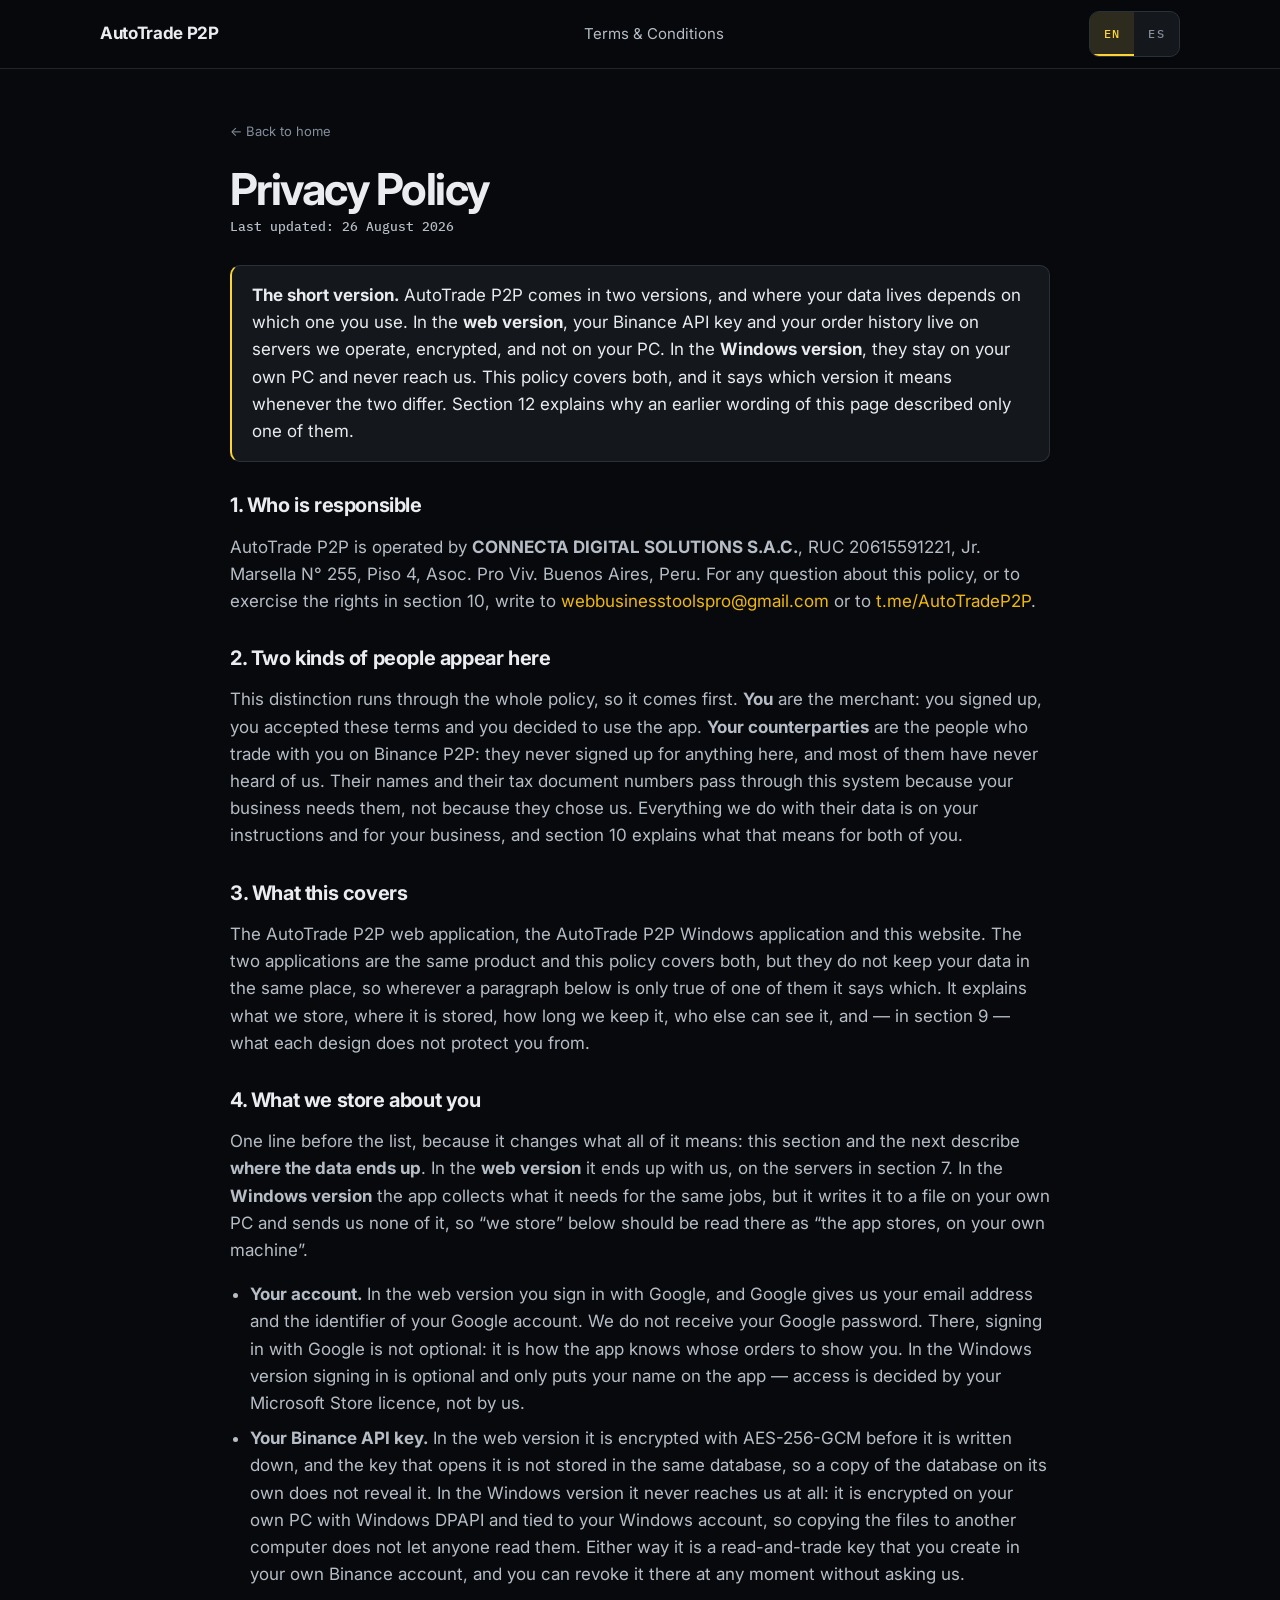
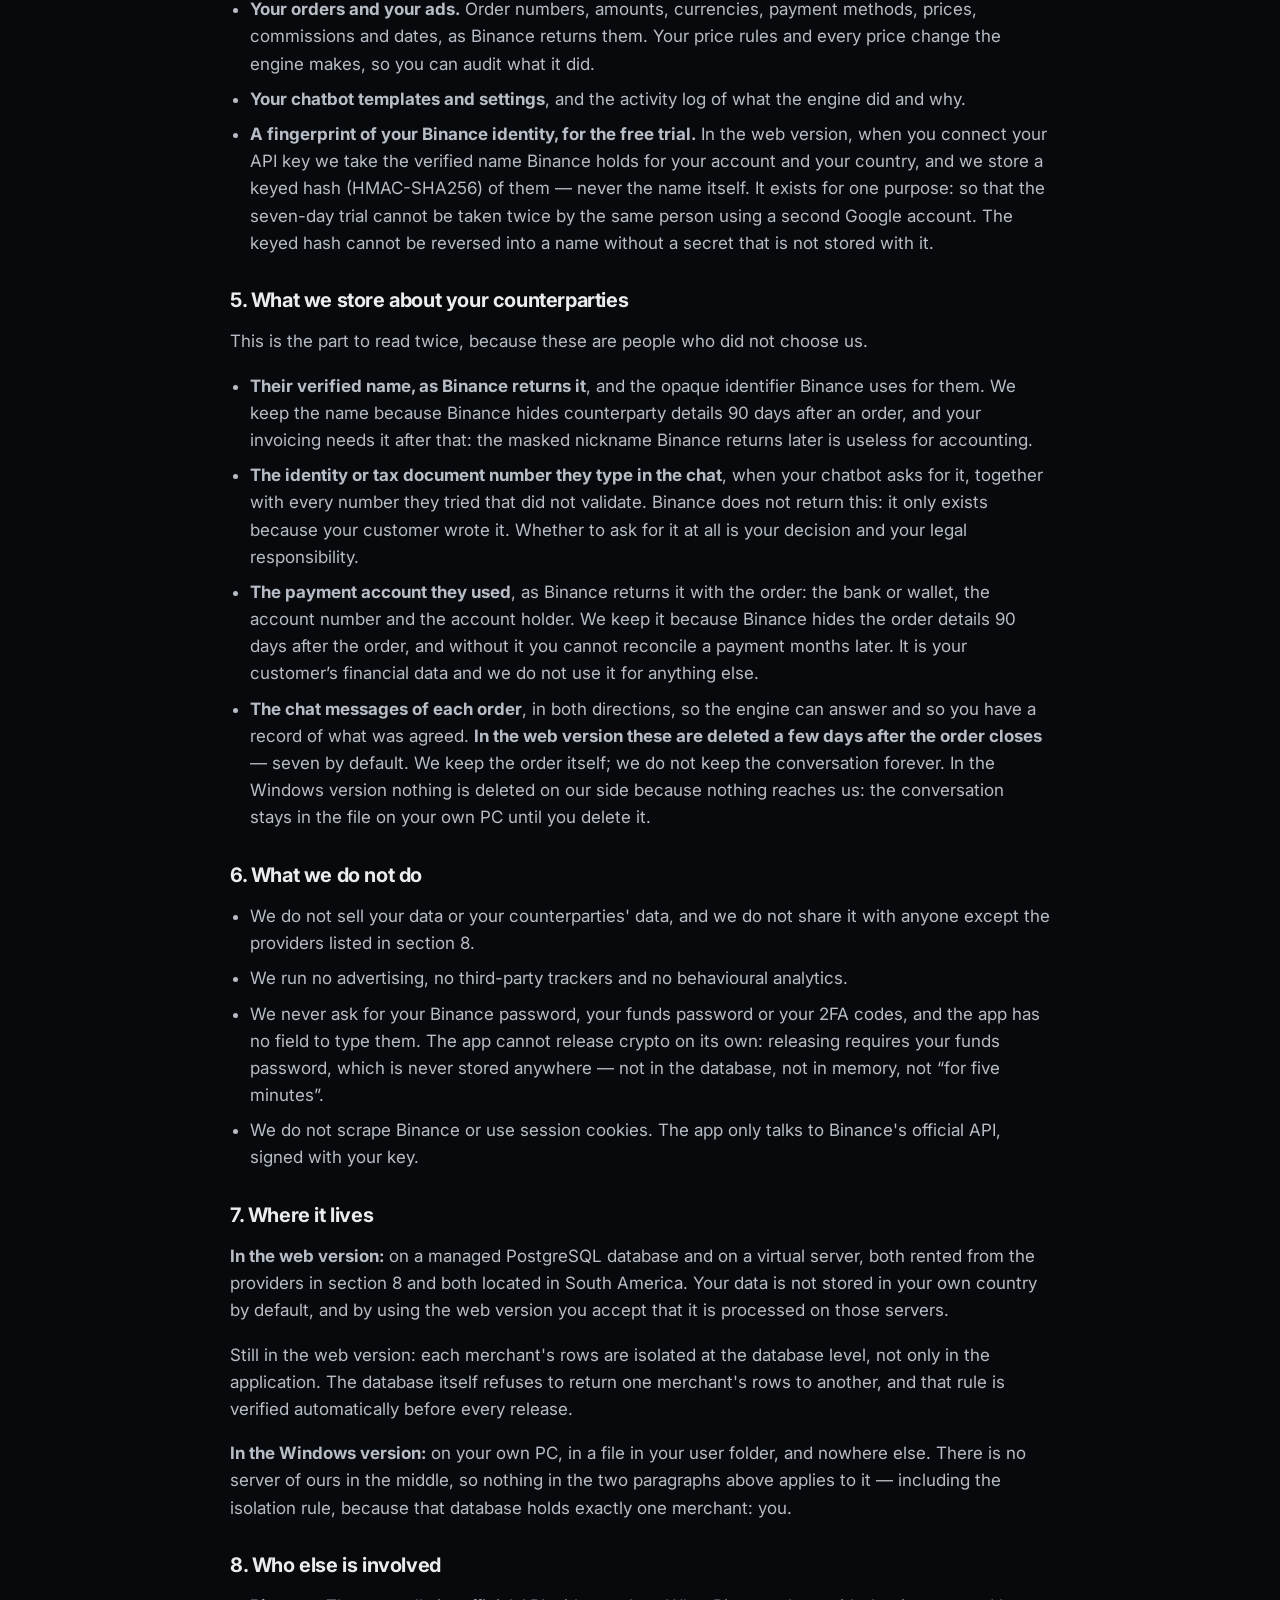
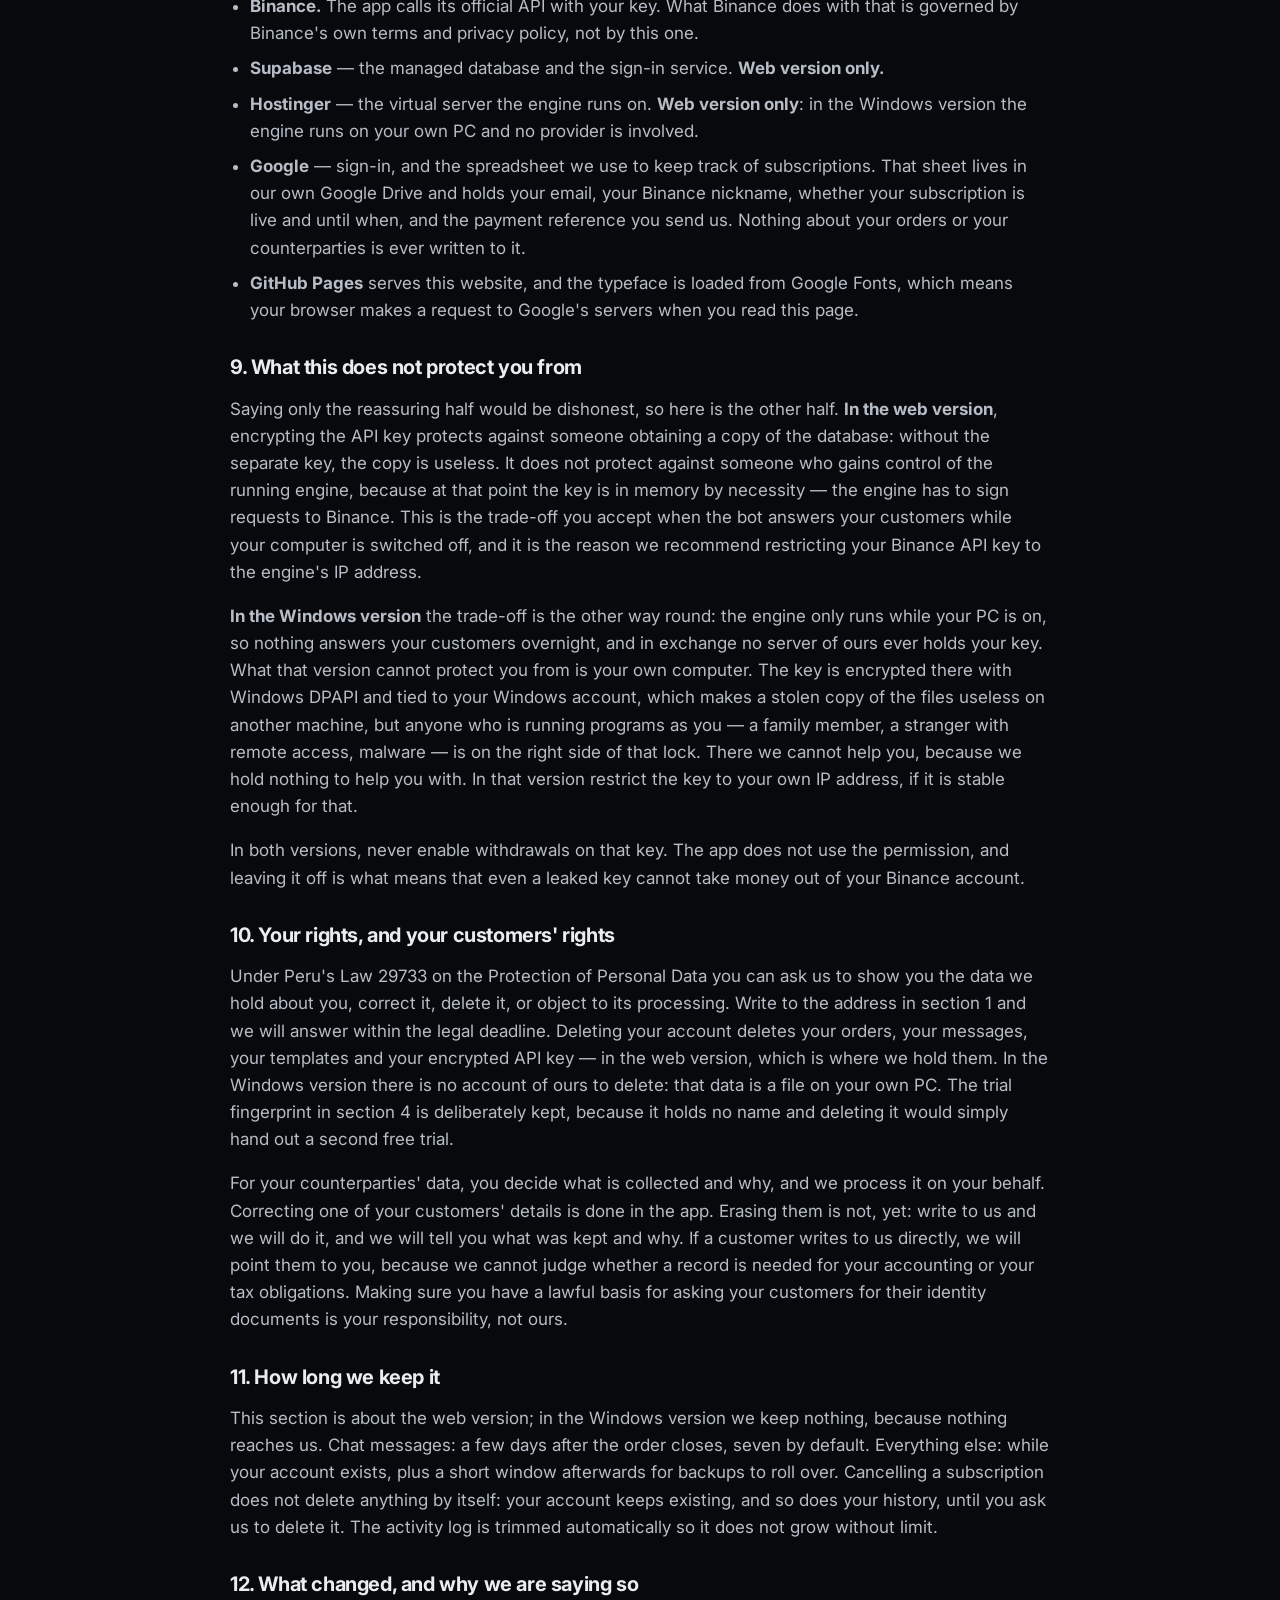
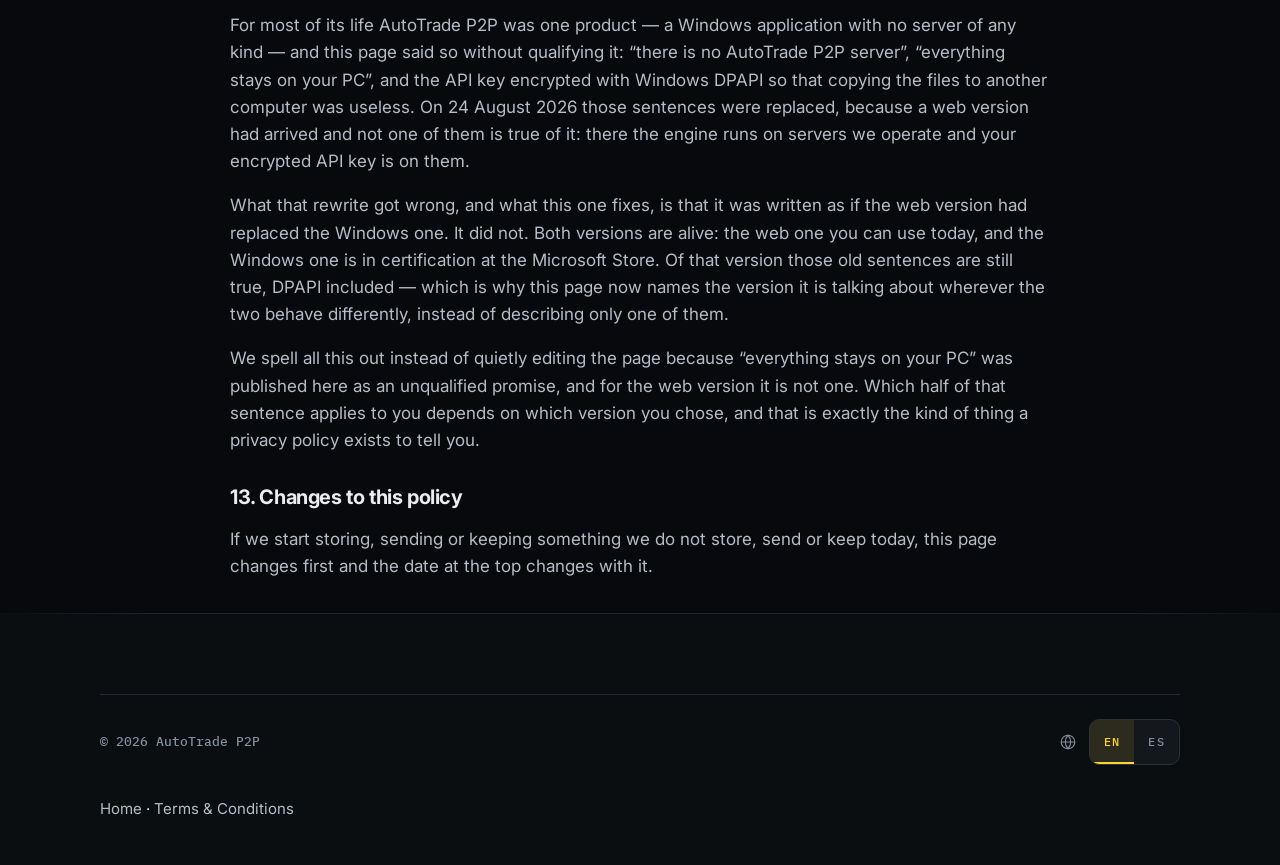
<file: privacy.html>
<!DOCTYPE html>
<html lang="en">
<head>
<meta charset="utf-8">
<meta name="viewport" content="width=device-width, initial-scale=1">
<title data-en="Privacy Policy — AutoTrade P2P" data-es="Política de Privacidad — AutoTrade P2P">Privacy Policy — AutoTrade P2P</title>
<meta name="description" content="What AutoTrade P2P does with your information and with your customers' information: what we store, where, for how long, and what we cannot protect you from.">
<link rel="icon" href="assets/icono.png">
<link rel="preconnect" href="https://fonts.googleapis.com">
<link rel="preconnect" href="https://fonts.gstatic.com" crossorigin>
<link rel="stylesheet" href="https://fonts.googleapis.com/css2?family=IBM+Plex+Mono:wght@500&family=Inter:wght@400..700&display=swap">
<link rel="stylesheet" href="assets/styles.css?v=20260912">
</head>
<body>

<header class="cabecera">
  <div class="contenedor cabecera__fila">
    <a class="marca" href="./">AutoTrade P2P</a>
    <nav class="cabecera__nav">
      <a href="terms.html" data-en="Terms &amp; Conditions" data-es="Términos y condiciones">Terms &amp; Conditions</a>
    </nav>
    <span class="idioma">
      <button type="button" data-idioma="en" aria-pressed="true">EN</button>
      <button type="button" data-idioma="es" aria-pressed="false">ES</button>
    </span>
  </div>
</header>

<main class="contenedor legal">
  <a class="legal__volver" href="./" data-en="← Back to home" data-es="← Volver al inicio">← Back to home</a>

  <h1 data-en="Privacy Policy" data-es="Política de privacidad">Privacy Policy</h1>
  <p class="legal__fecha" data-en="Last updated: 26 August 2026" data-es="Última actualización: 26 de agosto de 2026">Last updated: 26 August 2026</p>

  <!--
    Este aviso decía «AutoTrade P2P es ahora una aplicación web», y con eso daba por
    EXTINTA la versión de Windows, que sigue viva y en certificación en Microsoft Store
    — y que enlaza esta misma URL desde su ficha, o sea que el certificador estaba
    leyendo una política que decía que su producto ya no existe. Reescrito el 2026-08-25:
    hay DOS versiones vivas con comportamientos distintos, no una que sustituyó a la otra.
  -->
  <div class="legal__aviso">
    <p data-en="<b>The short version.</b> AutoTrade P2P comes in two versions, and where your data lives depends on which one you use. In the <b>web version</b>, your Binance API key and your order history live on servers we operate, encrypted, and not on your PC. In the <b>Windows version</b>, they stay on your own PC and never reach us. This policy covers both, and it says which version it means whenever the two differ. Section 12 explains why an earlier wording of this page described only one of them." data-es="<b>La versión corta.</b> AutoTrade P2P tiene dos versiones, y dónde viven tus datos depende de cuál uses. En la <b>versión web</b>, tu clave API de Binance y tu historial de órdenes viven en servidores que operamos nosotros, cifrados, y no en tu PC. En la <b>versión de Windows</b>, se quedan en tu propia PC y no nos llegan nunca. Esta política cubre las dos, y dice de cuál habla cada vez que se diferencian. La sección 12 explica por qué una redacción anterior de esta página describía solo una."><b>The short version.</b> AutoTrade P2P comes in two versions, and where your data lives depends on which one you use. In the <b>web version</b>, your Binance API key and your order history live on servers we operate, encrypted, and not on your PC. In the <b>Windows version</b>, they stay on your own PC and never reach us. This policy covers both, and it says which version it means whenever the two differ. Section 12 explains why an earlier wording of this page described only one of them.</p>
  </div>

  <h2 data-en="1. Who is responsible" data-es="1. Quién es el responsable">1. Who is responsible</h2>
  <p data-en="AutoTrade P2P is operated by <b>CONNECTA DIGITAL SOLUTIONS S.A.C.</b>, RUC 20615591221, Jr. Marsella N° 255, Piso 4, Asoc. Pro Viv. Buenos Aires, Peru. For any question about this policy, or to exercise the rights in section 10, write to <a href='mailto:webbusinesstoolspro@gmail.com'>webbusinesstoolspro@gmail.com</a> or to <a href='https://t.me/AutoTradeP2P'>t.me/AutoTradeP2P</a>." data-es="AutoTrade P2P lo opera <b>CONNECTA DIGITAL SOLUTIONS S.A.C.</b>, RUC 20615591221, Jr. Marsella N° 255, Piso 4, Asoc. Pro Viv. Buenos Aires, Perú. Para cualquier duda sobre esta política, o para ejercer los derechos de la sección 10, escribe a <a href='mailto:webbusinesstoolspro@gmail.com'>webbusinesstoolspro@gmail.com</a> o a <a href='https://t.me/AutoTradeP2P'>t.me/AutoTradeP2P</a>.">AutoTrade P2P is operated by <b>CONNECTA DIGITAL SOLUTIONS S.A.C.</b>, RUC 20615591221, Jr. Marsella N° 255, Piso 4, Asoc. Pro Viv. Buenos Aires, Peru. For any question about this policy, or to exercise the rights in section 10, write to <a href='mailto:webbusinesstoolspro@gmail.com'>webbusinesstoolspro@gmail.com</a> or to <a href='https://t.me/AutoTradeP2P'>t.me/AutoTradeP2P</a>.</p>

  <h2 data-en="2. Two kinds of people appear here" data-es="2. Aquí aparecen dos tipos de personas">2. Two kinds of people appear here</h2>
  <p data-en="This distinction runs through the whole policy, so it comes first. <b>You</b> are the merchant: you signed up, you accepted these terms and you decided to use the app. <b>Your counterparties</b> are the people who trade with you on Binance P2P: they never signed up for anything here, and most of them have never heard of us. Their names and their tax document numbers pass through this system because your business needs them, not because they chose us. Everything we do with their data is on your instructions and for your business, and section 10 explains what that means for both of you." data-es="Esta distinción recorre toda la política, así que va primero. <b>Tú</b> eres el comerciante: te registraste, aceptaste estos términos y decidiste usar la app. <b>Tus contrapartes</b> son las personas que operan contigo en Binance P2P: no se registraron en nada de esto, y la mayoría no ha oído hablar de nosotros. Sus nombres y sus números de documento pasan por este sistema porque tu negocio los necesita, no porque ellas nos hayan elegido. Todo lo que hacemos con sus datos es por instrucción tuya y para tu negocio, y la sección 10 explica lo que eso significa para los dos.">This distinction runs through the whole policy, so it comes first. <b>You</b> are the merchant: you signed up, you accepted these terms and you decided to use the app. <b>Your counterparties</b> are the people who trade with you on Binance P2P: they never signed up for anything here, and most of them have never heard of us. Their names and their tax document numbers pass through this system because your business needs them, not because they chose us. Everything we do with their data is on your instructions and for your business, and section 10 explains what that means for both of you.</p>

  <h2 data-en="3. What this covers" data-es="3. Qué cubre">3. What this covers</h2>
  <!--
    El alcance decía «la aplicación web AutoTrade P2P y este sitio», y así la versión de
    Windows se quedaba SIN política de privacidad — mientras `terms.html` §2 le dice a su
    usuario que «la Política de privacidad explica exactamente qué se guarda y dónde».
    Desde el 2026-08-25 cubre las dos, y las secciones que solo valen para una lo dicen.
  -->
  <p data-en="The AutoTrade P2P web application, the AutoTrade P2P Windows application and this website. The two applications are the same product and this policy covers both, but they do not keep your data in the same place, so wherever a paragraph below is only true of one of them it says which. It explains what we store, where it is stored, how long we keep it, who else can see it, and — in section 9 — what each design does not protect you from." data-es="La aplicación web AutoTrade P2P, la aplicación de Windows AutoTrade P2P y este sitio. Las dos aplicaciones son el mismo producto y esta política cubre las dos, pero no guardan tus datos en el mismo sitio, así que cuando un párrafo de más abajo solo vale para una lo dice. Explica qué guardamos, dónde se guarda, cuánto tiempo lo conservamos, quién más puede verlo y —en la sección 9— de qué NO te protege cada diseño.">The AutoTrade P2P web application, the AutoTrade P2P Windows application and this website. The two applications are the same product and this policy covers both, but they do not keep your data in the same place, so wherever a paragraph below is only true of one of them it says which. It explains what we store, where it is stored, how long we keep it, who else can see it, and — in section 9 — what each design does not protect you from.</p>

  <h2 data-en="4. What we store about you" data-es="4. Qué guardamos sobre ti">4. What we store about you</h2>
  <!--
    Esta frase de entrada acota de una vez las dos listas (§4 y §5). Sin ella, «qué
    guardamos» se lee como si nos llegara también lo de la versión de Windows, y ahí no
    nos llega nada: la app escribe en el equipo del comerciante. Vale la pena tenerla en
    una sola frase en vez de repetir la acotación en cada viñeta.
  -->
  <p data-en="One line before the list, because it changes what all of it means: this section and the next describe <b>where the data ends up</b>. In the <b>web version</b> it ends up with us, on the servers in section 7. In the <b>Windows version</b> the app collects what it needs for the same jobs, but it writes it to a file on your own PC and sends us none of it, so “we store” below should be read there as “the app stores, on your own machine”." data-es="Una línea antes de la lista, porque cambia lo que significa toda ella: esta sección y la siguiente describen <b>dónde acaban los datos</b>. En la <b>versión web</b> acaban con nosotros, en los servidores de la sección 7. En la <b>versión de Windows</b> la app recoge lo que necesita para esos mismos trabajos, pero lo escribe en un archivo de tu propia PC y no nos manda nada, así que el «guardamos» de más abajo hay que leerlo ahí como «la app guarda, en tu propio equipo».">One line before the list, because it changes what all of it means: this section and the next describe <b>where the data ends up</b>. In the <b>web version</b> it ends up with us, on the servers in section 7. In the <b>Windows version</b> the app collects what it needs for the same jobs, but it writes it to a file on your own PC and sends us none of it, so “we store” below should be read there as “the app stores, on your own machine”.</p>
  <ul>
    <li data-en="<b>Your account.</b> In the web version you sign in with Google, and Google gives us your email address and the identifier of your Google account. We do not receive your Google password. There, signing in with Google is not optional: it is how the app knows whose orders to show you. In the Windows version signing in is optional and only puts your name on the app — access is decided by your Microsoft Store licence, not by us." data-es="<b>Tu cuenta.</b> En la versión web entras con Google, y Google nos da tu correo y el identificador de tu cuenta de Google. No recibimos tu contraseña de Google. Ahí, entrar con Google no es opcional: es cómo la app sabe de quién son las órdenes que te tiene que enseñar. En la versión de Windows iniciar sesión es opcional y solo sirve para poner tu nombre en la app: quien decide el acceso es tu licencia de Microsoft Store, no nosotros."><b>Your account.</b> In the web version you sign in with Google, and Google gives us your email address and the identifier of your Google account. We do not receive your Google password. There, signing in with Google is not optional: it is how the app knows whose orders to show you. In the Windows version signing in is optional and only puts your name on the app — access is decided by your Microsoft Store licence, not by us.</li>
    <li data-en="<b>Your Binance API key.</b> In the web version it is encrypted with AES-256-GCM before it is written down, and the key that opens it is not stored in the same database, so a copy of the database on its own does not reveal it. In the Windows version it never reaches us at all: it is encrypted on your own PC with Windows DPAPI and tied to your Windows account, so copying the files to another computer does not let anyone read them. Either way it is a read-and-trade key that you create in your own Binance account, and you can revoke it there at any moment without asking us." data-es="<b>Tu clave API de Binance.</b> En la versión web se cifra con AES-256-GCM antes de escribirse, y la llave que la abre no está en la misma base de datos, así que una copia de la base por sí sola no la revela. En la versión de Windows no nos llega nunca: se cifra en tu propia PC con DPAPI de Windows y atada a tu cuenta de Windows, así que copiar los archivos a otra computadora no le sirve a nadie para leerlos. En los dos casos es una clave que creas tú en tu propia cuenta de Binance, y puedes revocarla ahí en cualquier momento sin pedirnos permiso."><b>Your Binance API key.</b> In the web version it is encrypted with AES-256-GCM before it is written down, and the key that opens it is not stored in the same database, so a copy of the database on its own does not reveal it. In the Windows version it never reaches us at all: it is encrypted on your own PC with Windows DPAPI and tied to your Windows account, so copying the files to another computer does not let anyone read them. Either way it is a read-and-trade key that you create in your own Binance account, and you can revoke it there at any moment without asking us.</li>
    <li data-en="<b>Your orders and your ads.</b> Order numbers, amounts, currencies, payment methods, prices, commissions and dates, as Binance returns them. Your price rules and every price change the engine makes, so you can audit what it did." data-es="<b>Tus órdenes y tus anuncios.</b> Números de orden, importes, monedas, métodos de pago, precios, comisiones y fechas, tal como los devuelve Binance. Tus reglas de precio y cada movimiento que hace el motor, para que puedas auditar lo que hizo."><b>Your orders and your ads.</b> Order numbers, amounts, currencies, payment methods, prices, commissions and dates, as Binance returns them. Your price rules and every price change the engine makes, so you can audit what it did.</li>
    <li data-en="<b>Your chatbot templates and settings</b>, and the activity log of what the engine did and why." data-es="<b>Tus plantillas y ajustes del chatbot</b>, y el registro de actividad de lo que hizo el motor y por qué."><b>Your chatbot templates and settings</b>, and the activity log of what the engine did and why.</li>
    <li data-en="<b>A fingerprint of your Binance identity, for the free trial.</b> In the web version, when you connect your API key we take the verified name Binance holds for your account and your country, and we store a keyed hash (HMAC-SHA256) of them — never the name itself. It exists for one purpose: so that the seven-day trial cannot be taken twice by the same person using a second Google account. The keyed hash cannot be reversed into a name without a secret that is not stored with it." data-es="<b>Una huella de tu identidad de Binance, para la prueba gratis.</b> En la versión web, cuando conectas tu clave API tomamos el nombre verificado que Binance tiene de tu cuenta y tu país, y guardamos un hash con clave (HMAC-SHA256) de ambos — nunca el nombre. Existe para una sola cosa: que la prueba de siete días no se pueda usar dos veces por la misma persona con una segunda cuenta de Google. Ese hash no se puede revertir a un nombre sin un secreto que no se guarda junto a él."><b>A fingerprint of your Binance identity, for the free trial.</b> In the web version, when you connect your API key we take the verified name Binance holds for your account and your country, and we store a keyed hash (HMAC-SHA256) of them — never the name itself. It exists for one purpose: so that the seven-day trial cannot be taken twice by the same person using a second Google account. The keyed hash cannot be reversed into a name without a secret that is not stored with it.</li>
  </ul>

  <h2 data-en="5. What we store about your counterparties" data-es="5. Qué guardamos sobre tus contrapartes">5. What we store about your counterparties</h2>
  <p data-en="This is the part to read twice, because these are people who did not choose us." data-es="Esta es la parte que hay que leer dos veces, porque son personas que no nos eligieron.">This is the part to read twice, because these are people who did not choose us.</p>
  <ul>
    <li data-en="<b>Their verified name, as Binance returns it</b>, and the opaque identifier Binance uses for them. We keep the name because Binance hides counterparty details 90 days after an order, and your invoicing needs it after that: the masked nickname Binance returns later is useless for accounting." data-es="<b>Su nombre verificado, tal como lo devuelve Binance</b>, y el identificador opaco que Binance usa para esa persona. Guardamos el nombre porque Binance oculta los datos de la contraparte pasados 90 días de la orden, y tu facturación lo necesita después: el apodo enmascarado que Binance devuelve luego no sirve para contabilidad."><b>Their verified name, as Binance returns it</b>, and the opaque identifier Binance uses for them. We keep the name because Binance hides counterparty details 90 days after an order, and your invoicing needs it after that: the masked nickname Binance returns later is useless for accounting.</li>
    <li data-en="<b>The identity or tax document number they type in the chat</b>, when your chatbot asks for it, together with every number they tried that did not validate. Binance does not return this: it only exists because your customer wrote it. Whether to ask for it at all is your decision and your legal responsibility." data-es="<b>El número de documento de identidad o tributario que escriben en el chat</b>, cuando tu chatbot se lo pide, junto con cada número que intentaron y no validó. Binance no devuelve este dato: existe solo porque tu cliente lo escribió. Pedirlo o no es decisión tuya y responsabilidad legal tuya."><b>The identity or tax document number they type in the chat</b>, when your chatbot asks for it, together with every number they tried that did not validate. Binance does not return this: it only exists because your customer wrote it. Whether to ask for it at all is your decision and your legal responsibility.</li>
    <li data-en="<b>The payment account they used</b>, as Binance returns it with the order: the bank or wallet, the account number and the account holder. We keep it because Binance hides the order details 90 days after the order, and without it you cannot reconcile a payment months later. It is your customer’s financial data and we do not use it for anything else." data-es="<b>La cuenta de pago que usaron</b>, tal como Binance la devuelve con la orden: el banco o la billetera, el número de cuenta y el titular. La guardamos porque Binance oculta los datos de la orden pasados 90 días, y sin ella no puedes cuadrar un pago meses después. Es un dato financiero de tu cliente y no lo usamos para nada más."><b>The payment account they used</b>, as Binance returns it with the order: the bank or wallet, the account number and the account holder. We keep it because Binance hides the order details 90 days after the order, and without it you cannot reconcile a payment months later. It is your customer’s financial data and we do not use it for anything else.</li>
    <li data-en="<b>The chat messages of each order</b>, in both directions, so the engine can answer and so you have a record of what was agreed. <b>In the web version these are deleted a few days after the order closes</b> — seven by default. We keep the order itself; we do not keep the conversation forever. In the Windows version nothing is deleted on our side because nothing reaches us: the conversation stays in the file on your own PC until you delete it." data-es="<b>Los mensajes del chat de cada orden</b>, en los dos sentidos, para que el motor pueda responder y para que tengas constancia de lo que se acordó. <b>En la versión web se borran a los pocos días de cerrarse la orden</b> — siete por defecto. La orden se queda; la conversación no. En la versión de Windows no se borra nada por nuestra parte porque no nos llega nada: la conversación se queda en el archivo de tu propia PC hasta que tú la borres."><b>The chat messages of each order</b>, in both directions, so the engine can answer and so you have a record of what was agreed. <b>In the web version these are deleted a few days after the order closes</b> — seven by default. We keep the order itself; we do not keep the conversation forever. In the Windows version nothing is deleted on our side because nothing reaches us: the conversation stays in the file on your own PC until you delete it.</li>
  </ul>

  <h2 data-en="6. What we do not do" data-es="6. Qué NO hacemos">6. What we do not do</h2>
  <ul>
    <li data-en="We do not sell your data or your counterparties' data, and we do not share it with anyone except the providers listed in section 8." data-es="No vendemos tus datos ni los de tus contrapartes, ni los compartimos con nadie salvo los proveedores de la sección 8.">We do not sell your data or your counterparties' data, and we do not share it with anyone except the providers listed in section 8.</li>
    <li data-en="We run no advertising, no third-party trackers and no behavioural analytics." data-es="No hay publicidad, ni rastreadores de terceros, ni analítica de comportamiento.">We run no advertising, no third-party trackers and no behavioural analytics.</li>
    <li data-en="We never ask for your Binance password, your funds password or your 2FA codes, and the app has no field to type them. The app cannot release crypto on its own: releasing requires your funds password, which is never stored anywhere — not in the database, not in memory, not “for five minutes”." data-es="Nunca te pedimos tu contraseña de Binance, tu contraseña de fondos ni tus códigos 2FA, y la app no tiene ninguna casilla para escribirlos. La app no puede liberar cripto sola: liberar exige tu contraseña de fondos, que no se guarda en ninguna parte — ni en la base, ni en memoria, ni «durante cinco minutos».">We never ask for your Binance password, your funds password or your 2FA codes, and the app has no field to type them. The app cannot release crypto on its own: releasing requires your funds password, which is never stored anywhere — not in the database, not in memory, not “for five minutes”.</li>
    <li data-en="We do not scrape Binance or use session cookies. The app only talks to Binance's official API, signed with your key." data-es="No hacemos scraping de Binance ni usamos cookies de sesión. La app solo habla con la API oficial de Binance, firmada con tu clave.">We do not scrape Binance or use session cookies. The app only talks to Binance's official API, signed with your key.</li>
  </ul>

  <h2 data-en="7. Where it lives" data-es="7. Dónde vive">7. Where it lives</h2>
  <p data-en="<b>In the web version:</b> on a managed PostgreSQL database and on a virtual server, both rented from the providers in section 8 and both located in South America. Your data is not stored in your own country by default, and by using the web version you accept that it is processed on those servers." data-es="<b>En la versión web:</b> en una base de datos PostgreSQL gestionada y en un servidor virtual, los dos alquilados a los proveedores de la sección 8 y los dos ubicados en Sudamérica. Tus datos no se guardan en tu propio país por defecto, y al usar la versión web aceptas que se traten en esos servidores."><b>In the web version:</b> on a managed PostgreSQL database and on a virtual server, both rented from the providers in section 8 and both located in South America. Your data is not stored in your own country by default, and by using the web version you accept that it is processed on those servers.</p>
  <p data-en="Still in the web version: each merchant's rows are isolated at the database level, not only in the application. The database itself refuses to return one merchant's rows to another, and that rule is verified automatically before every release." data-es="Sigue siendo la versión web: las filas de cada comerciante están aisladas en la propia base de datos, no solo en la aplicación. La base se niega a devolverle a un comerciante las filas de otro, y esa regla se comprueba automáticamente antes de cada publicación.">Still in the web version: each merchant's rows are isolated at the database level, not only in the application. The database itself refuses to return one merchant's rows to another, and that rule is verified automatically before every release.</p>
  <p data-en="<b>In the Windows version:</b> on your own PC, in a file in your user folder, and nowhere else. There is no server of ours in the middle, so nothing in the two paragraphs above applies to it — including the isolation rule, because that database holds exactly one merchant: you." data-es="<b>En la versión de Windows:</b> en tu propia PC, en un archivo de tu carpeta de usuario, y en ningún otro sitio. No hay ningún servidor nuestro por medio, así que nada de los dos párrafos de arriba se le aplica, tampoco la regla de aislamiento: esa base tiene exactamente un comerciante, que eres tú."><b>In the Windows version:</b> on your own PC, in a file in your user folder, and nowhere else. There is no server of ours in the middle, so nothing in the two paragraphs above applies to it — including the isolation rule, because that database holds exactly one merchant: you.</p>

  <h2 data-en="8. Who else is involved" data-es="8. Quién más interviene">8. Who else is involved</h2>
  <ul>
    <li data-en="<b>Binance.</b> The app calls its official API with your key. What Binance does with that is governed by Binance's own terms and privacy policy, not by this one." data-es="<b>Binance.</b> La app llama a su API oficial con tu clave. Lo que Binance haga con eso se rige por sus propios términos y su política de privacidad, no por esta."><b>Binance.</b> The app calls its official API with your key. What Binance does with that is governed by Binance's own terms and privacy policy, not by this one.</li>
    <li data-en="<b>Supabase</b> — the managed database and the sign-in service. <b>Web version only.</b>" data-es="<b>Supabase</b> — la base de datos gestionada y el servicio de inicio de sesión. <b>Solo en la versión web.</b>"><b>Supabase</b> — the managed database and the sign-in service. <b>Web version only.</b></li>
    <li data-en="<b>Hostinger</b> — the virtual server the engine runs on. <b>Web version only</b>: in the Windows version the engine runs on your own PC and no provider is involved." data-es="<b>Hostinger</b> — el servidor virtual donde corre el motor. <b>Solo en la versión web</b>: en la versión de Windows el motor corre en tu propia PC y no interviene ningún proveedor."><b>Hostinger</b> — the virtual server the engine runs on. <b>Web version only</b>: in the Windows version the engine runs on your own PC and no provider is involved.</li>
    <li data-en="<b>Google</b> — sign-in, and the spreadsheet we use to keep track of subscriptions. That sheet lives in our own Google Drive and holds your email, your Binance nickname, whether your subscription is live and until when, and the payment reference you send us. Nothing about your orders or your counterparties is ever written to it." data-es="<b>Google</b> — el inicio de sesión, y la hoja de cálculo con la que llevamos las suscripciones. Esa hoja vive en nuestro propio Google Drive y contiene tu correo, tu apodo de Binance, si tu suscripción está en vigor y hasta cuándo, y la referencia del pago que nos mandas. En ella no se escribe nunca nada sobre tus órdenes ni sobre tus contrapartes."><b>Google</b> — sign-in, and the spreadsheet we use to keep track of subscriptions. That sheet lives in our own Google Drive and holds your email, your Binance nickname, whether your subscription is live and until when, and the payment reference you send us. Nothing about your orders or your counterparties is ever written to it.</li>
    <li data-en="<b>GitHub Pages</b> serves this website, and the typeface is loaded from Google Fonts, which means your browser makes a request to Google's servers when you read this page." data-es="<b>GitHub Pages</b> sirve este sitio, y la tipografía se carga desde Google Fonts, lo que significa que tu navegador hace una petición a servidores de Google al leer esta página."><b>GitHub Pages</b> serves this website, and the typeface is loaded from Google Fonts, which means your browser makes a request to Google's servers when you read this page.</li>
  </ul>

  <h2 data-en="9. What this does not protect you from" data-es="9. De qué NO te protege">9. What this does not protect you from</h2>
  <p data-en="Saying only the reassuring half would be dishonest, so here is the other half. <b>In the web version</b>, encrypting the API key protects against someone obtaining a copy of the database: without the separate key, the copy is useless. It does not protect against someone who gains control of the running engine, because at that point the key is in memory by necessity — the engine has to sign requests to Binance. This is the trade-off you accept when the bot answers your customers while your computer is switched off, and it is the reason we recommend restricting your Binance API key to the engine's IP address." data-es="Contar solo la mitad tranquilizadora sería deshonesto, así que aquí va la otra mitad. <b>En la versión web</b>, cifrar la clave API protege de que alguien consiga una copia de la base de datos: sin la llave, que está aparte, esa copia no sirve. NO protege de alguien que se haga con el control del motor en marcha, porque ahí la clave está en memoria por necesidad — el motor tiene que firmar las peticiones a Binance. Ese es el intercambio que aceptas a cambio de que el bot atienda a tus clientes con tu computadora apagada, y es la razón por la que recomendamos restringir tu clave API a la IP del motor.">Saying only the reassuring half would be dishonest, so here is the other half. <b>In the web version</b>, encrypting the API key protects against someone obtaining a copy of the database: without the separate key, the copy is useless. It does not protect against someone who gains control of the running engine, because at that point the key is in memory by necessity — the engine has to sign requests to Binance. This is the trade-off you accept when the bot answers your customers while your computer is switched off, and it is the reason we recommend restricting your Binance API key to the engine's IP address.</p>
  <p data-en="<b>In the Windows version</b> the trade-off is the other way round: the engine only runs while your PC is on, so nothing answers your customers overnight, and in exchange no server of ours ever holds your key. What that version cannot protect you from is your own computer. The key is encrypted there with Windows DPAPI and tied to your Windows account, which makes a stolen copy of the files useless on another machine, but anyone who is running programs as you — a family member, a stranger with remote access, malware — is on the right side of that lock. There we cannot help you, because we hold nothing to help you with. In that version restrict the key to your own IP address, if it is stable enough for that." data-es="<b>En la versión de Windows</b> el intercambio es el contrario: el motor solo corre con tu PC encendida, así que de madrugada no responde nadie, y a cambio ningún servidor nuestro tiene tu clave. De lo que esa versión no puede protegerte es de tu propia computadora. La clave se cifra ahí con DPAPI de Windows y atada a tu cuenta de Windows, lo que hace inútil una copia robada de los archivos en otro equipo, pero quien esté ejecutando programas como tú —alguien de tu casa, un desconocido con acceso remoto, un programa malicioso— está del lado bueno de ese cerrojo. Ahí no podemos ayudarte, porque no tenemos nada con lo que ayudarte. En esa versión restringe la clave a tu propia IP, si es lo bastante estable para eso."><b>In the Windows version</b> the trade-off is the other way round: the engine only runs while your PC is on, so nothing answers your customers overnight, and in exchange no server of ours ever holds your key. What that version cannot protect you from is your own computer. The key is encrypted there with Windows DPAPI and tied to your Windows account, which makes a stolen copy of the files useless on another machine, but anyone who is running programs as you — a family member, a stranger with remote access, malware — is on the right side of that lock. There we cannot help you, because we hold nothing to help you with. In that version restrict the key to your own IP address, if it is stable enough for that.</p>
  <p data-en="In both versions, never enable withdrawals on that key. The app does not use the permission, and leaving it off is what means that even a leaked key cannot take money out of your Binance account." data-es="En las dos versiones, no le habilites nunca los retiros a esa clave. La app no usa ese permiso, y dejarlo apagado es lo que hace que, aunque la clave se filtre, nadie pueda sacar el dinero de tu cuenta de Binance.">In both versions, never enable withdrawals on that key. The app does not use the permission, and leaving it off is what means that even a leaked key cannot take money out of your Binance account.</p>

  <h2 data-en="10. Your rights, and your customers' rights" data-es="10. Tus derechos, y los de tus clientes">10. Your rights, and your customers' rights</h2>
  <p data-en="Under Peru's Law 29733 on the Protection of Personal Data you can ask us to show you the data we hold about you, correct it, delete it, or object to its processing. Write to the address in section 1 and we will answer within the legal deadline. Deleting your account deletes your orders, your messages, your templates and your encrypted API key — in the web version, which is where we hold them. In the Windows version there is no account of ours to delete: that data is a file on your own PC. The trial fingerprint in section 4 is deliberately kept, because it holds no name and deleting it would simply hand out a second free trial." data-es="Según la Ley 29733 de Protección de Datos Personales del Perú puedes pedirnos que te enseñemos los datos que tenemos sobre ti, que los corrijamos, que los borremos o que dejemos de tratarlos. Escribe a la dirección de la sección 1 y responderemos dentro del plazo legal. Borrar tu cuenta borra tus órdenes, tus mensajes, tus plantillas y tu clave API cifrada — en la versión web, que es donde los tenemos nosotros. En la versión de Windows no hay ninguna cuenta nuestra que borrar: esos datos son un archivo de tu propia PC. La huella de la prueba de la sección 4 se conserva a propósito, porque no contiene ningún nombre y borrarla equivaldría a regalar una segunda prueba gratis.">Under Peru's Law 29733 on the Protection of Personal Data you can ask us to show you the data we hold about you, correct it, delete it, or object to its processing. Write to the address in section 1 and we will answer within the legal deadline. Deleting your account deletes your orders, your messages, your templates and your encrypted API key — in the web version, which is where we hold them. In the Windows version there is no account of ours to delete: that data is a file on your own PC. The trial fingerprint in section 4 is deliberately kept, because it holds no name and deleting it would simply hand out a second free trial.</p>
  <p data-en="For your counterparties' data, you decide what is collected and why, and we process it on your behalf. Correcting one of your customers' details is done in the app. Erasing them is not, yet: write to us and we will do it, and we will tell you what was kept and why. If a customer writes to us directly, we will point them to you, because we cannot judge whether a record is needed for your accounting or your tax obligations. Making sure you have a lawful basis for asking your customers for their identity documents is your responsibility, not ours." data-es="Para los datos de tus contrapartes, tú decides qué se recoge y para qué, y nosotros los tratamos por cuenta tuya. Corregir los datos de un cliente tuyo se hace desde la app. Borrarlos todavía no: escríbenos y lo hacemos nosotros, y te diremos qué se conservó y por qué. Si un cliente nos escribe directamente, le remitiremos a ti, porque no podemos juzgar si un registro te hace falta para tu contabilidad o tus obligaciones tributarias. Asegurarte de que tienes base legal para pedirles el documento de identidad a tus clientes es responsabilidad tuya, no nuestra.">For your counterparties' data, you decide what is collected and why, and we process it on your behalf. Correcting one of your customers' details is done in the app. Erasing them is not, yet: write to us and we will do it, and we will tell you what was kept and why. If a customer writes to us directly, we will point them to you, because we cannot judge whether a record is needed for your accounting or your tax obligations. Making sure you have a lawful basis for asking your customers for their identity documents is your responsibility, not ours.</p>

  <h2 data-en="11. How long we keep it" data-es="11. Cuánto lo conservamos">11. How long we keep it</h2>
  <p data-en="This section is about the web version; in the Windows version we keep nothing, because nothing reaches us. Chat messages: a few days after the order closes, seven by default. Everything else: while your account exists, plus a short window afterwards for backups to roll over. Cancelling a subscription does not delete anything by itself: your account keeps existing, and so does your history, until you ask us to delete it. The activity log is trimmed automatically so it does not grow without limit." data-es="Esta sección habla de la versión web; en la de Windows no guardamos nada, porque no nos llega nada. Los mensajes del chat: unos pocos días después de cerrarse la orden, siete por defecto. Todo lo demás: mientras exista tu cuenta, más una ventana corta después para que roten las copias de seguridad. Cancelar la suscripción no borra nada por sí solo: tu cuenta sigue existiendo, y tu historial con ella, hasta que nos pidas que lo borremos. El registro de actividad se poda solo para que no crezca sin límite.">This section is about the web version; in the Windows version we keep nothing, because nothing reaches us. Chat messages: a few days after the order closes, seven by default. Everything else: while your account exists, plus a short window afterwards for backups to roll over. Cancelling a subscription does not delete anything by itself: your account keeps existing, and so does your history, until you ask us to delete it. The activity log is trimmed automatically so it does not grow without limit.</p>

  <!--
    Esta sección es VALIOSA y no se borra: cuenta que la frase «tus datos no salen de tu
    PC» estuvo publicada aquí sin acotar y dejó de ser cierta. Lo que se corrige el
    2026-08-25 es su conclusión: decía que la versión de Windows era el PASADO, y no lo
    es —sigue viva y en certificación en Microsoft Store, cuya ficha enlaza esta misma
    página—. Se acota, no se retira.
  -->
  <h2 data-en="12. What changed, and why we are saying so" data-es="12. Qué cambió, y por qué lo decimos">12. What changed, and why we are saying so</h2>
  <p data-en="For most of its life AutoTrade P2P was one product — a Windows application with no server of any kind — and this page said so without qualifying it: “there is no AutoTrade P2P server”, “everything stays on your PC”, and the API key encrypted with Windows DPAPI so that copying the files to another computer was useless. On 24 August 2026 those sentences were replaced, because a web version had arrived and not one of them is true of it: there the engine runs on servers we operate and your encrypted API key is on them." data-es="Durante casi toda su vida AutoTrade P2P fue un solo producto —una aplicación de Windows sin ningún servidor— y esta página lo decía sin acotarlo: «no existe ningún servidor de AutoTrade P2P», «todo se queda en tu PC», y la clave API cifrada con DPAPI de Windows de modo que copiar los archivos a otra computadora no servía de nada. El 24 de agosto de 2026 esas frases se sustituyeron, porque había llegado una versión web y ninguna de ellas es cierta de ella: ahí el motor corre en servidores que operamos nosotros y tu clave API cifrada está en ellos.">For most of its life AutoTrade P2P was one product — a Windows application with no server of any kind — and this page said so without qualifying it: “there is no AutoTrade P2P server”, “everything stays on your PC”, and the API key encrypted with Windows DPAPI so that copying the files to another computer was useless. On 24 August 2026 those sentences were replaced, because a web version had arrived and not one of them is true of it: there the engine runs on servers we operate and your encrypted API key is on them.</p>
  <p data-en="What that rewrite got wrong, and what this one fixes, is that it was written as if the web version had replaced the Windows one. It did not. Both versions are alive: the web one you can use today, and the Windows one is in certification at the Microsoft Store. Of that version those old sentences are still true, DPAPI included — which is why this page now names the version it is talking about wherever the two behave differently, instead of describing only one of them." data-es="Lo que aquella reescritura hizo mal, y esta corrige, es que se escribió como si la versión web hubiera sustituido a la de Windows. No la sustituyó. Las dos versiones están vivas: la web puedes usarla hoy, y la de Windows está en certificación en Microsoft Store. De esa versión aquellas frases antiguas siguen siendo ciertas, DPAPI incluido — y por eso esta página dice ahora de qué versión habla cada vez que las dos se comportan distinto, en vez de describir solo una.">What that rewrite got wrong, and what this one fixes, is that it was written as if the web version had replaced the Windows one. It did not. Both versions are alive: the web one you can use today, and the Windows one is in certification at the Microsoft Store. Of that version those old sentences are still true, DPAPI included — which is why this page now names the version it is talking about wherever the two behave differently, instead of describing only one of them.</p>
  <p data-en="We spell all this out instead of quietly editing the page because “everything stays on your PC” was published here as an unqualified promise, and for the web version it is not one. Which half of that sentence applies to you depends on which version you chose, and that is exactly the kind of thing a privacy policy exists to tell you." data-es="Contamos todo esto en vez de editar la página en silencio porque «todo se queda en tu PC» estuvo publicado aquí como una promesa sin matices, y de la versión web no lo es. Cuál de las dos mitades de esa frase te toca depende de qué versión elegiste, y eso es exactamente lo que una política de privacidad existe para contarte.">We spell all this out instead of quietly editing the page because “everything stays on your PC” was published here as an unqualified promise, and for the web version it is not one. Which half of that sentence applies to you depends on which version you chose, and that is exactly the kind of thing a privacy policy exists to tell you.</p>

  <h2 data-en="13. Changes to this policy" data-es="13. Cambios en esta política">13. Changes to this policy</h2>
  <p data-en="If we start storing, sending or keeping something we do not store, send or keep today, this page changes first and the date at the top changes with it." data-es="Si empezamos a guardar, enviar o conservar algo que hoy no guardamos, enviamos ni conservamos, esta página cambia primero y la fecha de arriba cambia con ella.">If we start storing, sending or keeping something we do not store, send or keep today, this page changes first and the date at the top changes with it.</p>
</main>

<footer class="pie">
  <div class="pie__filete"></div>
  <div class="contenedor pie__dentro">
    <div class="pie__abajo">
      <span>© 2026 AutoTrade P2P</span>
      <span class="pie__idioma">
        <svg class="i" viewBox="0 0 24 24" fill="none" stroke="currentColor" stroke-width="1.5" stroke-linecap="round" stroke-linejoin="round" aria-hidden="true" focusable="false"><circle cx="12" cy="12" r="9"/><line x1="3" y1="12" x2="21" y2="12"/><path d="M12 3a13 13 0 0 0 0 18 13 13 0 0 0 0-18"/></svg>
        <span class="idioma">
          <button type="button" data-idioma="en" aria-pressed="true">EN</button>
          <button type="button" data-idioma="es" aria-pressed="false">ES</button>
        </span>
      </span>
    </div>
    <p class="pie__enlaces"><a href="./" data-en="Home" data-es="Inicio">Home</a> · <a href="terms.html" data-en="Terms &amp; Conditions" data-es="Términos y condiciones">Terms &amp; Conditions</a></p>
  </div>
</footer>

<script src="assets/idioma.js"></script>
</body>
</html>
</file>
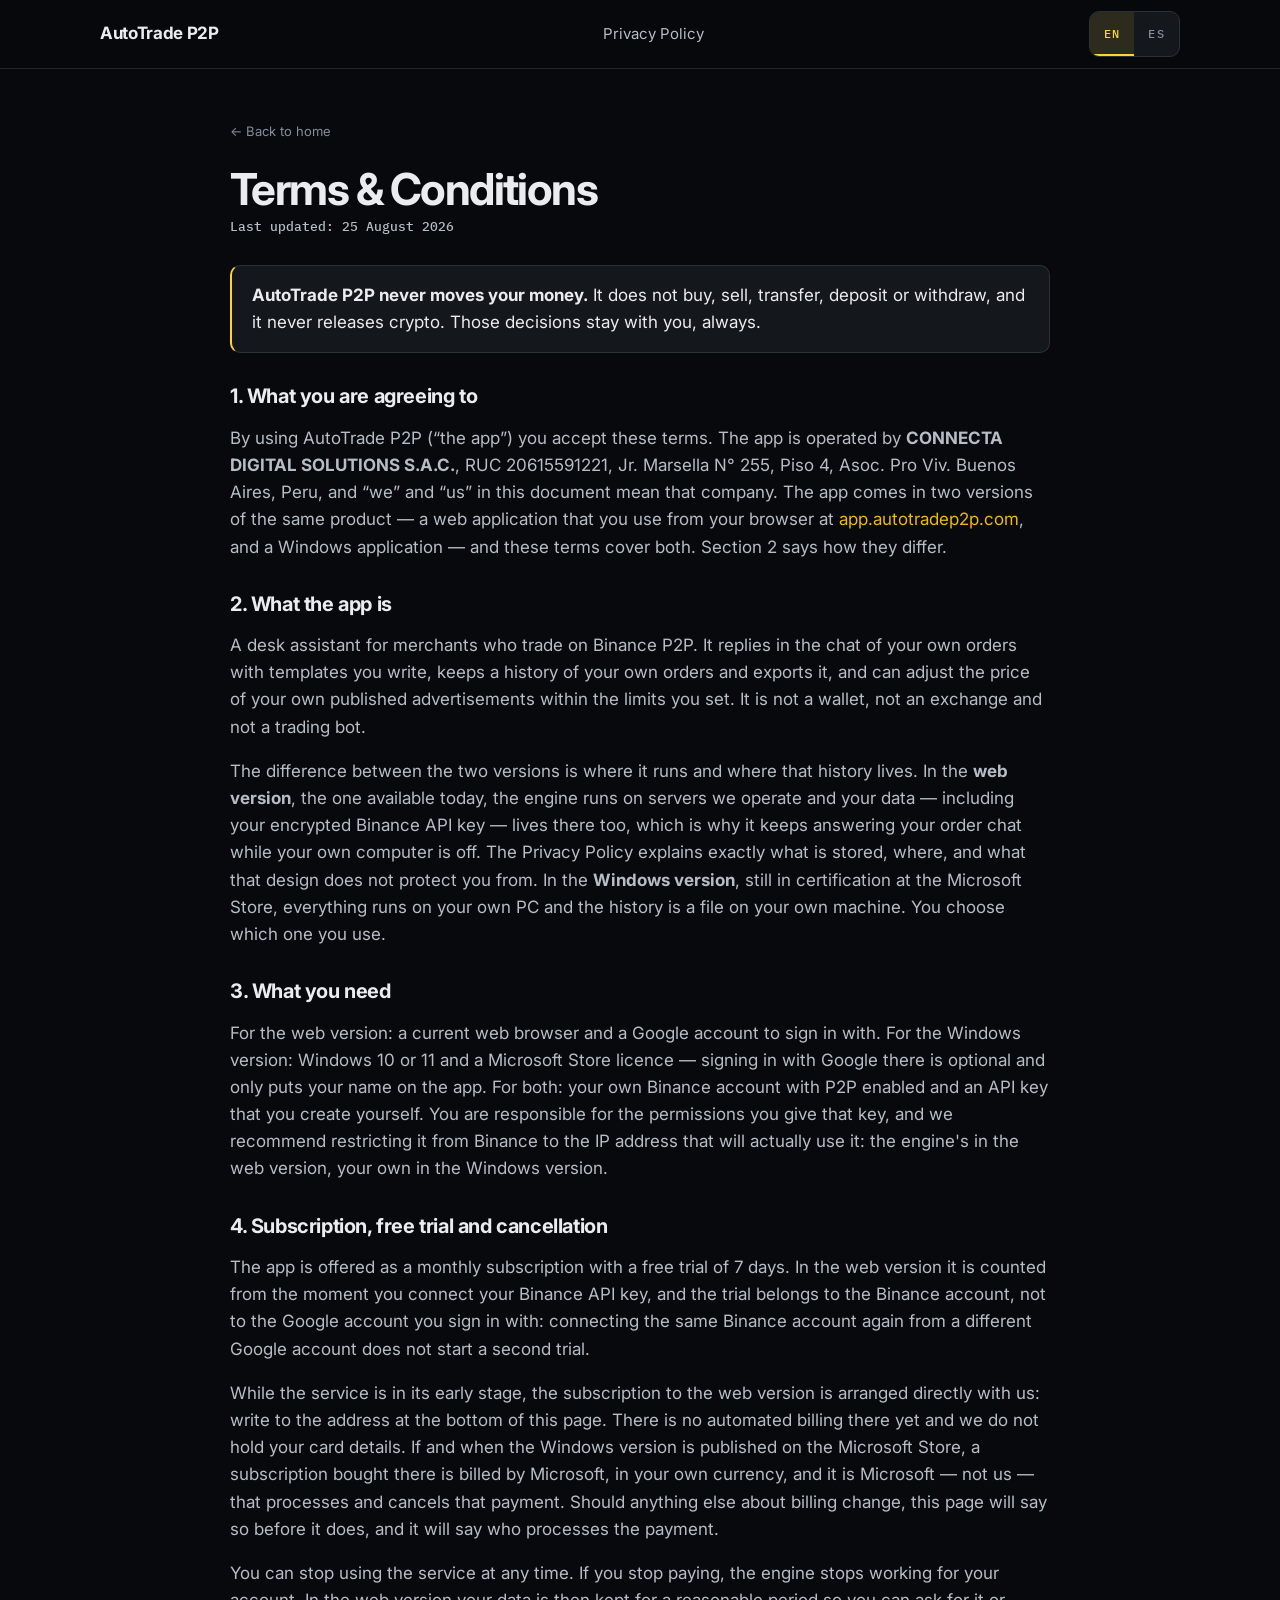
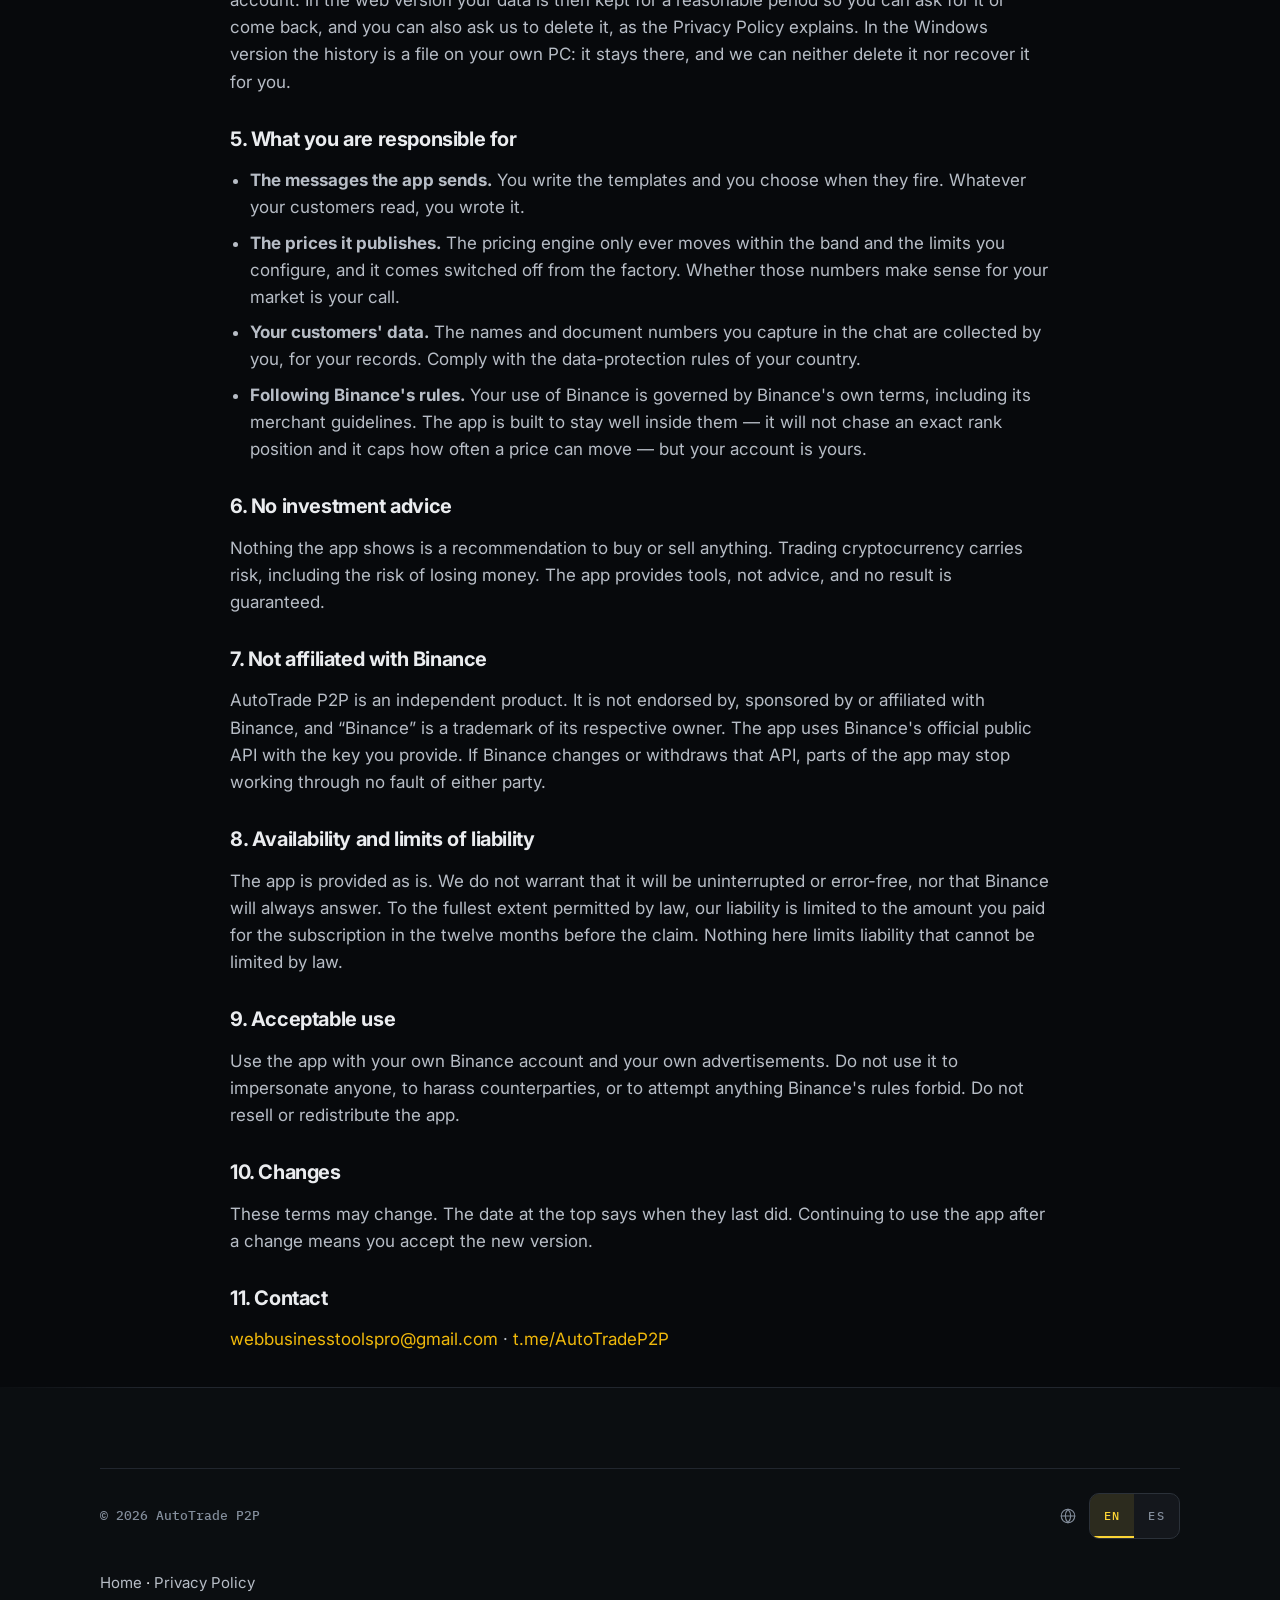
<file: terms.html>
<!DOCTYPE html>
<html lang="en">
<head>
<meta charset="utf-8">
<meta name="viewport" content="width=device-width, initial-scale=1">
<title data-en="Terms &amp; Conditions — AutoTrade P2P" data-es="Términos y Condiciones — AutoTrade P2P">Terms &amp; Conditions — AutoTrade P2P</title>
<meta name="description" content="The terms for using AutoTrade P2P: what the app does, what it never does, and what you are responsible for.">
<link rel="icon" href="assets/icono.png">
<link rel="preconnect" href="https://fonts.googleapis.com">
<link rel="preconnect" href="https://fonts.gstatic.com" crossorigin>
<link rel="stylesheet" href="https://fonts.googleapis.com/css2?family=IBM+Plex+Mono:wght@500&family=Inter:wght@400..700&display=swap">
<link rel="stylesheet" href="assets/styles.css?v=20260912">
</head>
<body>

<header class="cabecera">
  <div class="contenedor cabecera__fila">
    <a class="marca" href="./">AutoTrade P2P</a>
    <nav class="cabecera__nav">
      <a href="privacy.html" data-en="Privacy Policy" data-es="Política de privacidad">Privacy Policy</a>
    </nav>
    <span class="idioma">
      <button type="button" data-idioma="en" aria-pressed="true">EN</button>
      <button type="button" data-idioma="es" aria-pressed="false">ES</button>
    </span>
  </div>
</header>

<main class="contenedor legal">
  <a class="legal__volver" href="./" data-en="← Back to home" data-es="← Volver al inicio">← Back to home</a>

  <h1 data-en="Terms &amp; Conditions" data-es="Términos y condiciones">Terms &amp; Conditions</h1>
  <p class="legal__fecha" data-en="Last updated: 25 August 2026" data-es="Última actualización: 25 de agosto de 2026">Last updated: 25 August 2026</p>

  <div class="legal__aviso">
    <p data-en="<b>AutoTrade P2P never moves your money.</b> It does not buy, sell, transfer, deposit or withdraw, and it never releases crypto. Those decisions stay with you, always." data-es="<b>AutoTrade P2P nunca mueve tu dinero.</b> No compra, no vende, no transfiere, no deposita ni retira, y nunca libera cripto. Esas decisiones son siempre tuyas."><b>AutoTrade P2P never moves your money.</b> It does not buy, sell, transfer, deposit or withdraw, and it never releases crypto. Those decisions stay with you, always.</p>
  </div>

  <h2 data-en="1. What you are agreeing to" data-es="1. Qué estás aceptando">1. What you are agreeing to</h2>
  <!--
    Dos arreglos del 2026-08-25, y conviene no deshacerlos sin leer por qué.

    1. Estos términos no nombraban a NADIE en sus once secciones, y a la vez la §8
       limitaba la responsabilidad de una parte sin nombre y la §4 decía que la
       suscripción «se acuerda directamente con nosotros». La identificación es
       copia literal de la que ya está publicada en `privacy.html` §1: los dos
       documentos legales tienen que decir la misma parte contratante. Si cambia
       una, cambia la otra el mismo día.
    2. Decía que la app web se usa «en la dirección que te damos al registrarte».
       Era un resto de antes del giro a la nube: hoy la dirección es pública y la
       portada la ofrece con tres enlaces.
  -->
  <p data-en="By using AutoTrade P2P (“the app”) you accept these terms. The app is operated by <b>CONNECTA DIGITAL SOLUTIONS S.A.C.</b>, RUC 20615591221, Jr. Marsella N° 255, Piso 4, Asoc. Pro Viv. Buenos Aires, Peru, and “we” and “us” in this document mean that company. The app comes in two versions of the same product — a web application that you use from your browser at <a href='https://app.autotradep2p.com/'>app.autotradep2p.com</a>, and a Windows application — and these terms cover both. Section 2 says how they differ." data-es="Al usar AutoTrade P2P («la app») aceptas estos términos. La app la opera <b>CONNECTA DIGITAL SOLUTIONS S.A.C.</b>, RUC 20615591221, Jr. Marsella N° 255, Piso 4, Asoc. Pro Viv. Buenos Aires, Perú, y «nosotros» en este documento significa esa empresa. La app tiene dos versiones del mismo producto —una aplicación web que usas desde tu navegador en <a href='https://app.autotradep2p.com/'>app.autotradep2p.com</a> y una aplicación de Windows— y estos términos cubren las dos. La sección 2 dice en qué se diferencian.">By using AutoTrade P2P (“the app”) you accept these terms. The app is operated by <b>CONNECTA DIGITAL SOLUTIONS S.A.C.</b>, RUC 20615591221, Jr. Marsella N° 255, Piso 4, Asoc. Pro Viv. Buenos Aires, Peru, and “we” and “us” in this document mean that company. The app comes in two versions of the same product — a web application that you use from your browser at <a href='https://app.autotradep2p.com/'>app.autotradep2p.com</a>, and a Windows application — and these terms cover both. Section 2 says how they differ.</p>

  <h2 data-en="2. What the app is" data-es="2. Qué es la app">2. What the app is</h2>
  <p data-en="A desk assistant for merchants who trade on Binance P2P. It replies in the chat of your own orders with templates you write, keeps a history of your own orders and exports it, and can adjust the price of your own published advertisements within the limits you set. It is not a wallet, not an exchange and not a trading bot." data-es="Un asistente para comerciantes que operan en Binance P2P. Responde en el chat de tus propias órdenes con plantillas que escribes tú, guarda un historial de tus propias órdenes y lo exporta, y puede ajustar el precio de tus propios anuncios publicados dentro de los límites que fijes. No es un monedero, ni un exchange, ni un bot de trading.">A desk assistant for merchants who trade on Binance P2P. It replies in the chat of your own orders with templates you write, keeps a history of your own orders and exports it, and can adjust the price of your own published advertisements within the limits you set. It is not a wallet, not an exchange and not a trading bot.</p>
  <p data-en="The difference between the two versions is where it runs and where that history lives. In the <b>web version</b>, the one available today, the engine runs on servers we operate and your data — including your encrypted Binance API key — lives there too, which is why it keeps answering your order chat while your own computer is off. The Privacy Policy explains exactly what is stored, where, and what that design does not protect you from. In the <b>Windows version</b>, still in certification at the Microsoft Store, everything runs on your own PC and the history is a file on your own machine. You choose which one you use." data-es="La diferencia entre las dos versiones es dónde corre y dónde vive ese historial. En la <b>versión web</b>, la que está disponible hoy, el motor corre en servidores que operamos nosotros y tus datos —incluida tu clave API de Binance cifrada— viven ahí también, que es por lo que sigue respondiendo el chat de tus órdenes con tu propia computadora apagada. La Política de privacidad explica exactamente qué se guarda, dónde, y de qué NO te protege ese diseño. En la <b>versión de Windows</b>, todavía en certificación en Microsoft Store, todo corre en tu propia PC y el historial es un archivo de tu propio equipo. Tú eliges cuál usas.">The difference between the two versions is where it runs and where that history lives. In the <b>web version</b>, the one available today, the engine runs on servers we operate and your data — including your encrypted Binance API key — lives there too, which is why it keeps answering your order chat while your own computer is off. The Privacy Policy explains exactly what is stored, where, and what that design does not protect you from. In the <b>Windows version</b>, still in certification at the Microsoft Store, everything runs on your own PC and the history is a file on your own machine. You choose which one you use.</p>

  <h2 data-en="3. What you need" data-es="3. Qué necesitas">3. What you need</h2>
  <p data-en="For the web version: a current web browser and a Google account to sign in with. For the Windows version: Windows 10 or 11 and a Microsoft Store licence — signing in with Google there is optional and only puts your name on the app. For both: your own Binance account with P2P enabled and an API key that you create yourself. You are responsible for the permissions you give that key, and we recommend restricting it from Binance to the IP address that will actually use it: the engine's in the web version, your own in the Windows version." data-es="Para la versión web: un navegador web actual y una cuenta de Google para entrar. Para la versión de Windows: Windows 10 u 11 y una licencia de Microsoft Store — ahí entrar con Google es opcional y solo pone tu nombre en la app. Para las dos: tu propia cuenta de Binance con P2P habilitado y una clave API que creas tú. Eres responsable de los permisos que le des a esa clave, y recomendamos restringirla desde Binance a la dirección IP que de verdad la va a usar: la del motor en la versión web, la tuya en la versión de Windows.">For the web version: a current web browser and a Google account to sign in with. For the Windows version: Windows 10 or 11 and a Microsoft Store licence — signing in with Google there is optional and only puts your name on the app. For both: your own Binance account with P2P enabled and an API key that you create yourself. You are responsible for the permissions you give that key, and we recommend restricting it from Binance to the IP address that will actually use it: the engine's in the web version, your own in the Windows version.</p>

  <h2 data-en="4. Subscription, free trial and cancellation" data-es="4. Suscripción, prueba gratis y cancelación">4. Subscription, free trial and cancellation</h2>
  <p data-en="The app is offered as a monthly subscription with a free trial of 7 days. In the web version it is counted from the moment you connect your Binance API key, and the trial belongs to the Binance account, not to the Google account you sign in with: connecting the same Binance account again from a different Google account does not start a second trial." data-es="La app se ofrece como suscripción mensual con una prueba gratis de 7 días. En la versión web se cuentan desde que conectas tu clave API de Binance, y la prueba es de la cuenta de Binance, no de la cuenta de Google con la que entras: volver a conectar la misma cuenta de Binance desde otra cuenta de Google no empieza una segunda prueba.">The app is offered as a monthly subscription with a free trial of 7 days. In the web version it is counted from the moment you connect your Binance API key, and the trial belongs to the Binance account, not to the Google account you sign in with: connecting the same Binance account again from a different Google account does not start a second trial.</p>
  <p data-en="While the service is in its early stage, the subscription to the web version is arranged directly with us: write to the address at the bottom of this page. There is no automated billing there yet and we do not hold your card details. If and when the Windows version is published on the Microsoft Store, a subscription bought there is billed by Microsoft, in your own currency, and it is Microsoft — not us — that processes and cancels that payment. Should anything else about billing change, this page will say so before it does, and it will say who processes the payment." data-es="Mientras el servicio está en su etapa inicial, la suscripción a la versión web se acuerda directamente con nosotros: escribe a la dirección del pie de esta página. Ahí todavía no hay cobro automático y no guardamos los datos de tu tarjeta. Si la versión de Windows llega a publicarse en Microsoft Store, la suscripción que compres ahí la cobra Microsoft, en tu propia moneda, y es Microsoft —no nosotros— quien procesa y cancela ese pago. Si algo más cambia en el cobro, esta página lo dirá antes de que ocurra, y dirá quién procesa el pago.">While the service is in its early stage, the subscription to the web version is arranged directly with us: write to the address at the bottom of this page. There is no automated billing there yet and we do not hold your card details. If and when the Windows version is published on the Microsoft Store, a subscription bought there is billed by Microsoft, in your own currency, and it is Microsoft — not us — that processes and cancels that payment. Should anything else about billing change, this page will say so before it does, and it will say who processes the payment.</p>
  <p data-en="You can stop using the service at any time. If you stop paying, the engine stops working for your account. In the web version your data is then kept for a reasonable period so you can ask for it or come back, and you can also ask us to delete it, as the Privacy Policy explains. In the Windows version the history is a file on your own PC: it stays there, and we can neither delete it nor recover it for you." data-es="Puedes dejar de usar el servicio cuando quieras. Si dejas de pagar, el motor deja de funcionar para tu cuenta. En la versión web tus datos se conservan entonces un tiempo razonable para que puedas pedirlos o volver, y también puedes pedirnos que los borremos, como explica la Política de privacidad. En la versión de Windows el historial es un archivo de tu propia PC: ahí se queda, y nosotros ni podemos borrarlo ni podemos recuperártelo.">You can stop using the service at any time. If you stop paying, the engine stops working for your account. In the web version your data is then kept for a reasonable period so you can ask for it or come back, and you can also ask us to delete it, as the Privacy Policy explains. In the Windows version the history is a file on your own PC: it stays there, and we can neither delete it nor recover it for you.</p>

  <h2 data-en="5. What you are responsible for" data-es="5. De qué eres responsable">5. What you are responsible for</h2>
  <ul>
    <li data-en="<b>The messages the app sends.</b> You write the templates and you choose when they fire. Whatever your customers read, you wrote it." data-es="<b>Los mensajes que envía la app.</b> Tú escribes las plantillas y tú eliges cuándo se disparan. Lo que lean tus clientes, lo escribiste tú."><b>The messages the app sends.</b> You write the templates and you choose when they fire. Whatever your customers read, you wrote it.</li>
    <li data-en="<b>The prices it publishes.</b> The pricing engine only ever moves within the band and the limits you configure, and it comes switched off from the factory. Whether those numbers make sense for your market is your call." data-es="<b>Los precios que publica.</b> El motor de precios solo se mueve dentro de la banda y los límites que configures, y viene apagado de fábrica. Si esos números tienen sentido para tu mercado, lo decides tú."><b>The prices it publishes.</b> The pricing engine only ever moves within the band and the limits you configure, and it comes switched off from the factory. Whether those numbers make sense for your market is your call.</li>
    <li data-en="<b>Your customers' data.</b> The names and document numbers you capture in the chat are collected by you, for your records. Comply with the data-protection rules of your country." data-es="<b>Los datos de tus clientes.</b> Los nombres y números de documento que capturas en el chat los recoges tú, para tus registros. Cumple las normas de protección de datos de tu país."><b>Your customers' data.</b> The names and document numbers you capture in the chat are collected by you, for your records. Comply with the data-protection rules of your country.</li>
    <li data-en="<b>Following Binance's rules.</b> Your use of Binance is governed by Binance's own terms, including its merchant guidelines. The app is built to stay well inside them — it will not chase an exact rank position and it caps how often a price can move — but your account is yours." data-es="<b>Cumplir las reglas de Binance.</b> Tu uso de Binance se rige por los términos de Binance, incluidas sus directrices para comerciantes. La app está hecha para quedarse muy dentro de ellas —no persigue un puesto exacto y limita cada cuánto puede moverse un precio— pero tu cuenta es tuya."><b>Following Binance's rules.</b> Your use of Binance is governed by Binance's own terms, including its merchant guidelines. The app is built to stay well inside them — it will not chase an exact rank position and it caps how often a price can move — but your account is yours.</li>
  </ul>

  <h2 data-en="6. No investment advice" data-es="6. No es asesoramiento financiero">6. No investment advice</h2>
  <p data-en="Nothing the app shows is a recommendation to buy or sell anything. Trading cryptocurrency carries risk, including the risk of losing money. The app provides tools, not advice, and no result is guaranteed." data-es="Nada de lo que muestra la app es una recomendación de comprar o vender nada. Operar con criptomonedas conlleva riesgo, incluido el de perder dinero. La app da herramientas, no consejos, y no garantiza ningún resultado.">Nothing the app shows is a recommendation to buy or sell anything. Trading cryptocurrency carries risk, including the risk of losing money. The app provides tools, not advice, and no result is guaranteed.</p>

  <h2 data-en="7. Not affiliated with Binance" data-es="7. Sin relación con Binance">7. Not affiliated with Binance</h2>
  <p data-en="AutoTrade P2P is an independent product. It is not endorsed by, sponsored by or affiliated with Binance, and “Binance” is a trademark of its respective owner. The app uses Binance's official public API with the key you provide. If Binance changes or withdraws that API, parts of the app may stop working through no fault of either party." data-es="AutoTrade P2P es un producto independiente. No está respaldado, patrocinado ni afiliado a Binance, y «Binance» es una marca de su respectivo propietario. La app usa la API pública oficial de Binance con la clave que tú proporcionas. Si Binance cambia o retira esa API, partes de la app pueden dejar de funcionar sin culpa de ninguna de las dos partes.">AutoTrade P2P is an independent product. It is not endorsed by, sponsored by or affiliated with Binance, and “Binance” is a trademark of its respective owner. The app uses Binance's official public API with the key you provide. If Binance changes or withdraws that API, parts of the app may stop working through no fault of either party.</p>

  <h2 data-en="8. Availability and limits of liability" data-es="8. Disponibilidad y límites de responsabilidad">8. Availability and limits of liability</h2>
  <p data-en="The app is provided as is. We do not warrant that it will be uninterrupted or error-free, nor that Binance will always answer. To the fullest extent permitted by law, our liability is limited to the amount you paid for the subscription in the twelve months before the claim. Nothing here limits liability that cannot be limited by law." data-es="La app se ofrece tal cual. No garantizamos que funcione sin interrupciones ni sin errores, ni que Binance vaya a responder siempre. En la máxima medida que permita la ley, nuestra responsabilidad se limita al importe que hayas pagado por la suscripción en los doce meses anteriores a la reclamación. Nada de aquí limita responsabilidades que la ley no permita limitar.">The app is provided as is. We do not warrant that it will be uninterrupted or error-free, nor that Binance will always answer. To the fullest extent permitted by law, our liability is limited to the amount you paid for the subscription in the twelve months before the claim. Nothing here limits liability that cannot be limited by law.</p>

  <h2 data-en="9. Acceptable use" data-es="9. Uso aceptable">9. Acceptable use</h2>
  <p data-en="Use the app with your own Binance account and your own advertisements. Do not use it to impersonate anyone, to harass counterparties, or to attempt anything Binance's rules forbid. Do not resell or redistribute the app." data-es="Usa la app con tu propia cuenta de Binance y tus propios anuncios. No la uses para suplantar a nadie, para acosar a contrapartes, ni para intentar nada que las reglas de Binance prohíban. No revendas ni redistribuyas la app.">Use the app with your own Binance account and your own advertisements. Do not use it to impersonate anyone, to harass counterparties, or to attempt anything Binance's rules forbid. Do not resell or redistribute the app.</p>

  <h2 data-en="10. Changes" data-es="10. Cambios">10. Changes</h2>
  <p data-en="These terms may change. The date at the top says when they last did. Continuing to use the app after a change means you accept the new version." data-es="Estos términos pueden cambiar. La fecha de arriba dice cuándo cambiaron por última vez. Seguir usando la app después de un cambio significa que aceptas la nueva versión.">These terms may change. The date at the top says when they last did. Continuing to use the app after a change means you accept the new version.</p>

  <h2 data-en="11. Contact" data-es="11. Contacto">11. Contact</h2>
  <p data-en="<a href='mailto:webbusinesstoolspro@gmail.com'>webbusinesstoolspro@gmail.com</a> · <a href='https://t.me/AutoTradeP2P'>t.me/AutoTradeP2P</a>" data-es="<a href='mailto:webbusinesstoolspro@gmail.com'>webbusinesstoolspro@gmail.com</a> · <a href='https://t.me/AutoTradeP2P'>t.me/AutoTradeP2P</a>"><a href='mailto:webbusinesstoolspro@gmail.com'>webbusinesstoolspro@gmail.com</a> · <a href='https://t.me/AutoTradeP2P'>t.me/AutoTradeP2P</a></p>
</main>

<footer class="pie">
  <div class="pie__filete"></div>
  <div class="contenedor pie__dentro">
    <div class="pie__abajo">
      <span>© 2026 AutoTrade P2P</span>
      <span class="pie__idioma">
        <svg class="i" viewBox="0 0 24 24" fill="none" stroke="currentColor" stroke-width="1.5" stroke-linecap="round" stroke-linejoin="round" aria-hidden="true" focusable="false"><circle cx="12" cy="12" r="9"/><line x1="3" y1="12" x2="21" y2="12"/><path d="M12 3a13 13 0 0 0 0 18 13 13 0 0 0 0-18"/></svg>
        <span class="idioma">
          <button type="button" data-idioma="en" aria-pressed="true">EN</button>
          <button type="button" data-idioma="es" aria-pressed="false">ES</button>
        </span>
      </span>
    </div>
    <p class="pie__enlaces"><a href="./" data-en="Home" data-es="Inicio">Home</a> · <a href="privacy.html" data-en="Privacy Policy" data-es="Política de privacidad">Privacy Policy</a></p>
  </div>
</footer>

<script src="assets/idioma.js"></script>
</body>
</html>
</file>
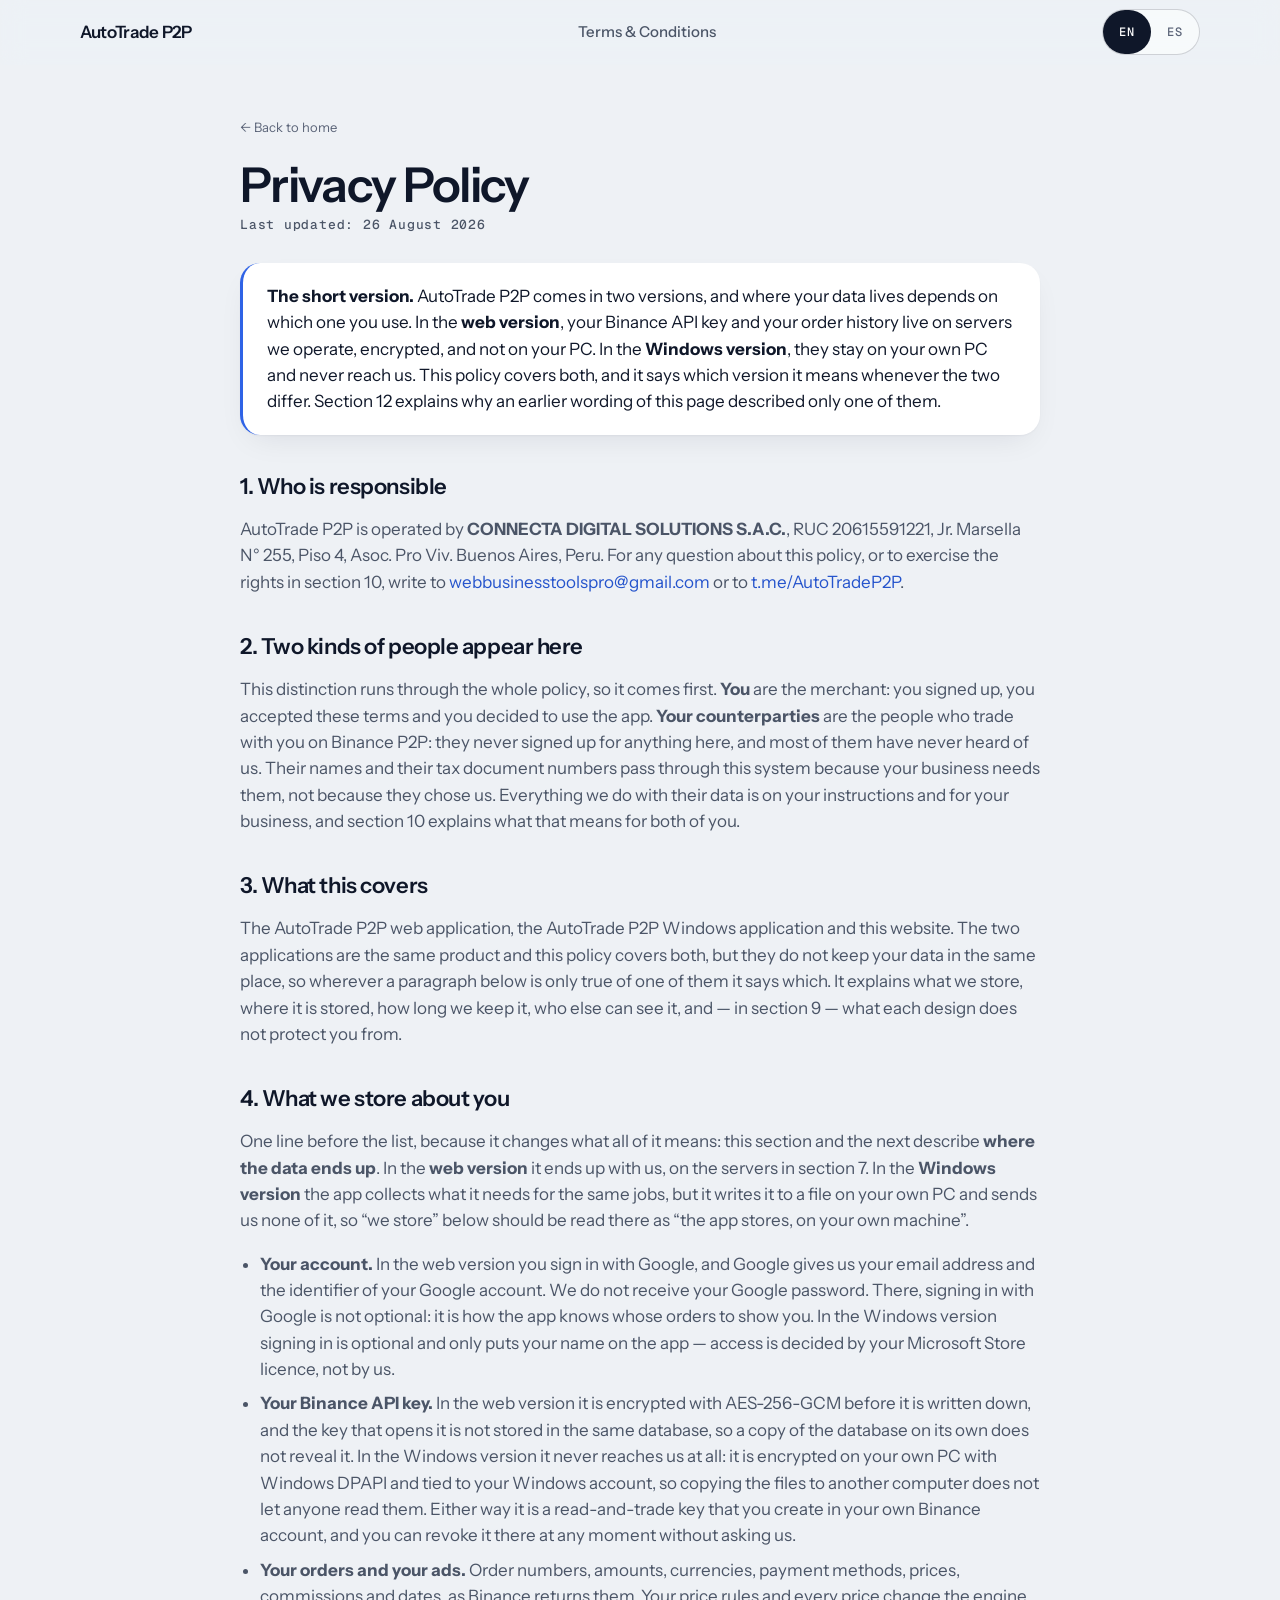
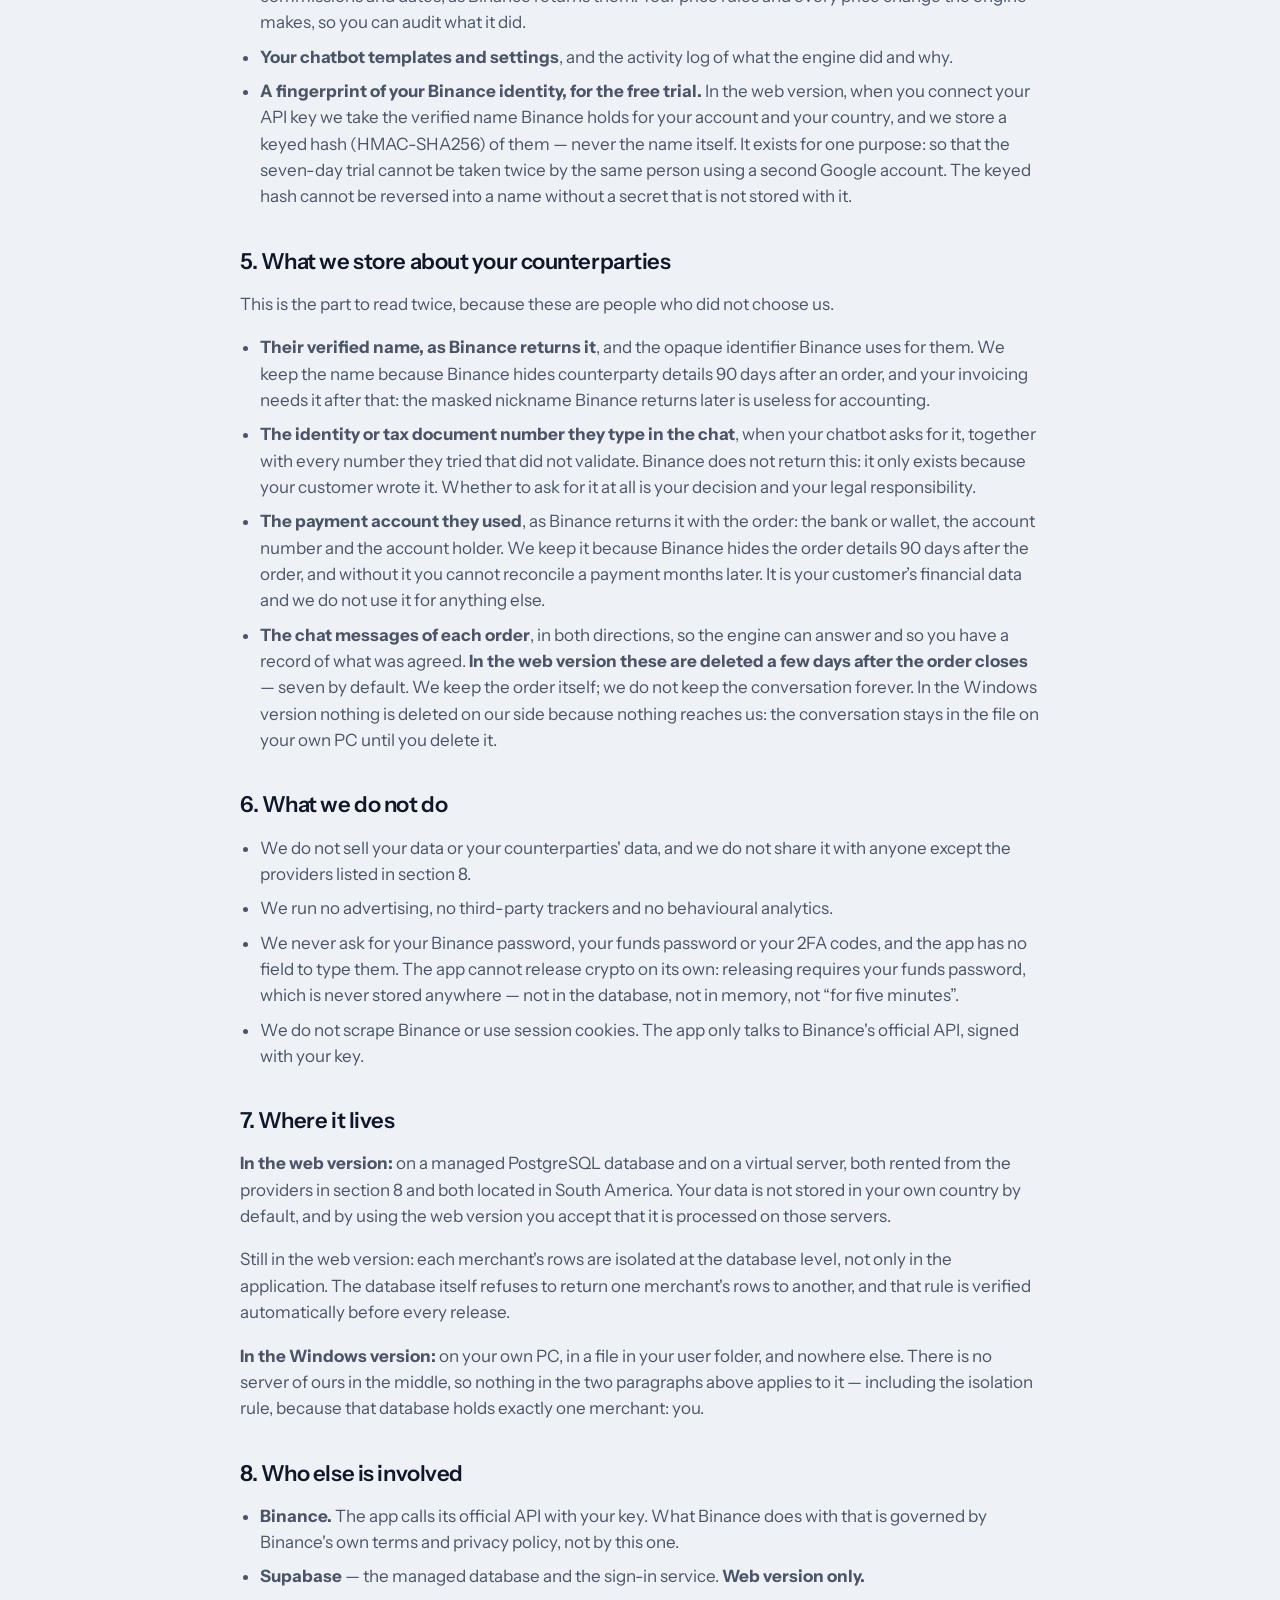
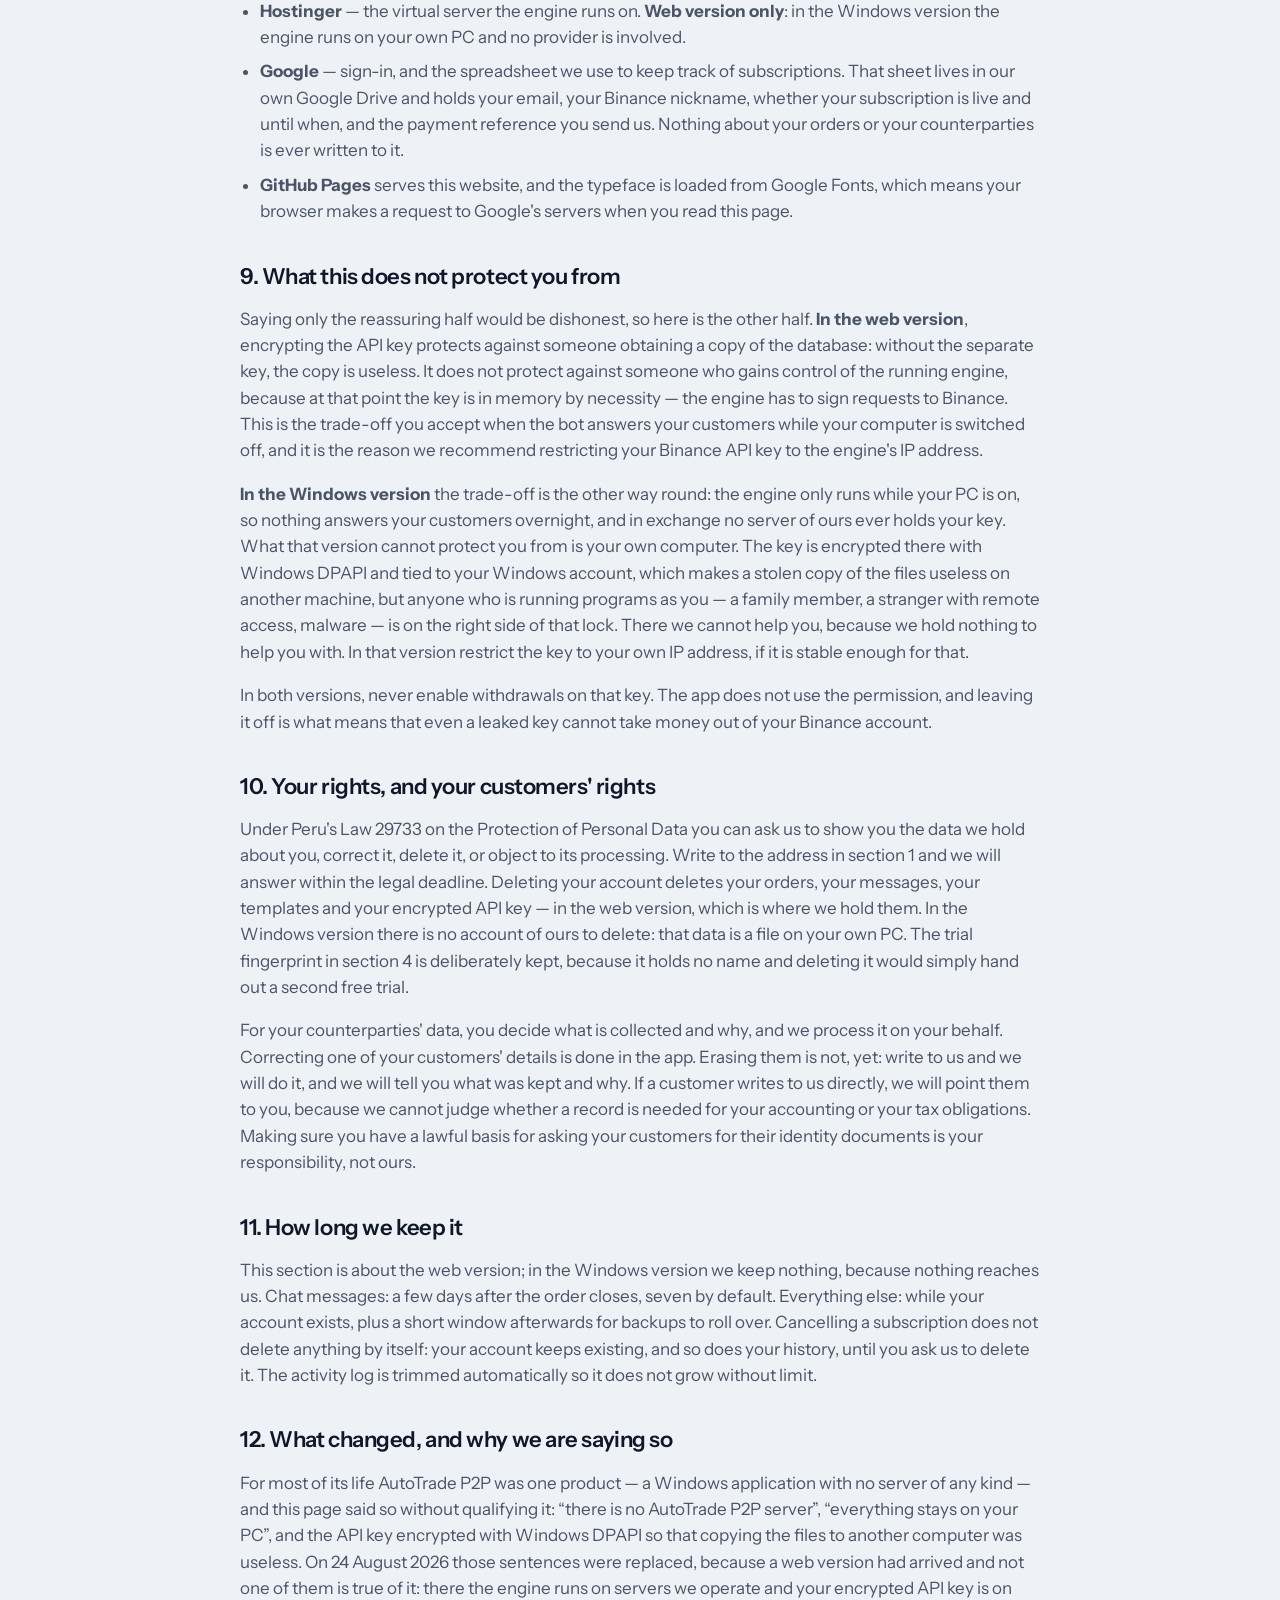
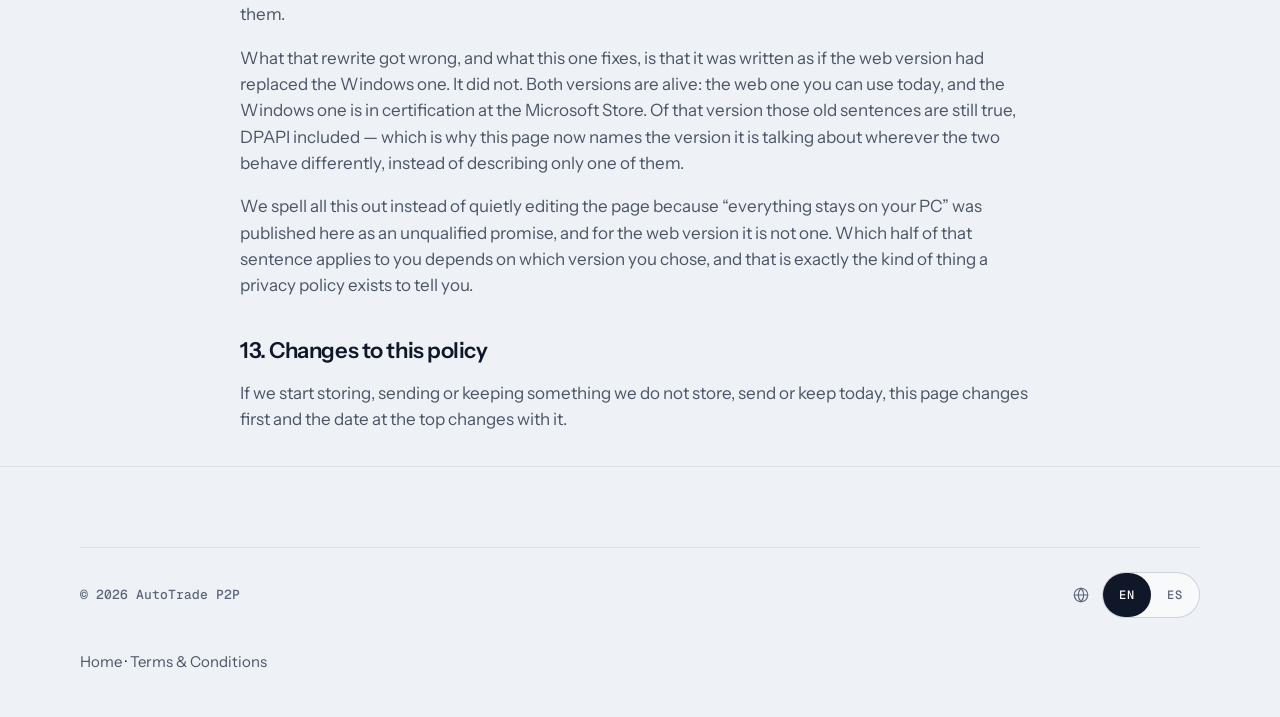
<file: propuesta/privacy.html>
<!DOCTYPE html>
<html lang="en">
<head>
<meta charset="utf-8">
<meta name="viewport" content="width=device-width, initial-scale=1">
<title data-en="Privacy Policy — AutoTrade P2P" data-es="Política de Privacidad — AutoTrade P2P">Privacy Policy — AutoTrade P2P</title>
<meta name="description" content="What AutoTrade P2P does with your information and with your customers' information: what we store, where, for how long, and what we cannot protect you from.">
<link rel="icon" href="assets/icono.png">
<link rel="preconnect" href="https://fonts.googleapis.com">
<link rel="preconnect" href="https://fonts.gstatic.com" crossorigin>
<link rel="stylesheet" href="https://fonts.googleapis.com/css2?family=Instrument+Sans:wght@400..700&family=Geist+Mono:wght@400;500&display=swap">
<link rel="stylesheet" href="assets/styles.css">
</head>
<body>

<header class="cabecera">
  <div class="contenedor cabecera__fila">
    <a class="marca" href="./">AutoTrade P2P</a>
    <nav class="cabecera__nav">
      <a href="terms.html" data-en="Terms &amp; Conditions" data-es="Términos y condiciones">Terms &amp; Conditions</a>
    </nav>
    <span class="idioma">
      <button type="button" data-idioma="en" aria-pressed="true">EN</button>
      <button type="button" data-idioma="es" aria-pressed="false">ES</button>
    </span>
  </div>
</header>

<main class="contenedor legal">
  <a class="legal__volver" href="./" data-en="← Back to home" data-es="← Volver al inicio">← Back to home</a>

  <h1 data-en="Privacy Policy" data-es="Política de privacidad">Privacy Policy</h1>
  <p class="legal__fecha" data-en="Last updated: 26 August 2026" data-es="Última actualización: 26 de agosto de 2026">Last updated: 26 August 2026</p>

  <!--
    Este aviso decía «AutoTrade P2P es ahora una aplicación web», y con eso daba por
    EXTINTA la versión de Windows, que sigue viva y en certificación en Microsoft Store
    — y que enlaza esta misma URL desde su ficha, o sea que el certificador estaba
    leyendo una política que decía que su producto ya no existe. Reescrito el 2026-08-25:
    hay DOS versiones vivas con comportamientos distintos, no una que sustituyó a la otra.
  -->
  <div class="legal__aviso">
    <p data-en="<b>The short version.</b> AutoTrade P2P comes in two versions, and where your data lives depends on which one you use. In the <b>web version</b>, your Binance API key and your order history live on servers we operate, encrypted, and not on your PC. In the <b>Windows version</b>, they stay on your own PC and never reach us. This policy covers both, and it says which version it means whenever the two differ. Section 12 explains why an earlier wording of this page described only one of them." data-es="<b>La versión corta.</b> AutoTrade P2P tiene dos versiones, y dónde viven tus datos depende de cuál uses. En la <b>versión web</b>, tu clave API de Binance y tu historial de órdenes viven en servidores que operamos nosotros, cifrados, y no en tu PC. En la <b>versión de Windows</b>, se quedan en tu propia PC y no nos llegan nunca. Esta política cubre las dos, y dice de cuál habla cada vez que se diferencian. La sección 12 explica por qué una redacción anterior de esta página describía solo una."><b>The short version.</b> AutoTrade P2P comes in two versions, and where your data lives depends on which one you use. In the <b>web version</b>, your Binance API key and your order history live on servers we operate, encrypted, and not on your PC. In the <b>Windows version</b>, they stay on your own PC and never reach us. This policy covers both, and it says which version it means whenever the two differ. Section 12 explains why an earlier wording of this page described only one of them.</p>
  </div>

  <h2 data-en="1. Who is responsible" data-es="1. Quién es el responsable">1. Who is responsible</h2>
  <p data-en="AutoTrade P2P is operated by <b>CONNECTA DIGITAL SOLUTIONS S.A.C.</b>, RUC 20615591221, Jr. Marsella N° 255, Piso 4, Asoc. Pro Viv. Buenos Aires, Peru. For any question about this policy, or to exercise the rights in section 10, write to <a href='mailto:webbusinesstoolspro@gmail.com'>webbusinesstoolspro@gmail.com</a> or to <a href='https://t.me/AutoTradeP2P'>t.me/AutoTradeP2P</a>." data-es="AutoTrade P2P lo opera <b>CONNECTA DIGITAL SOLUTIONS S.A.C.</b>, RUC 20615591221, Jr. Marsella N° 255, Piso 4, Asoc. Pro Viv. Buenos Aires, Perú. Para cualquier duda sobre esta política, o para ejercer los derechos de la sección 10, escribe a <a href='mailto:webbusinesstoolspro@gmail.com'>webbusinesstoolspro@gmail.com</a> o a <a href='https://t.me/AutoTradeP2P'>t.me/AutoTradeP2P</a>.">AutoTrade P2P is operated by <b>CONNECTA DIGITAL SOLUTIONS S.A.C.</b>, RUC 20615591221, Jr. Marsella N° 255, Piso 4, Asoc. Pro Viv. Buenos Aires, Peru. For any question about this policy, or to exercise the rights in section 10, write to <a href='mailto:webbusinesstoolspro@gmail.com'>webbusinesstoolspro@gmail.com</a> or to <a href='https://t.me/AutoTradeP2P'>t.me/AutoTradeP2P</a>.</p>

  <h2 data-en="2. Two kinds of people appear here" data-es="2. Aquí aparecen dos tipos de personas">2. Two kinds of people appear here</h2>
  <p data-en="This distinction runs through the whole policy, so it comes first. <b>You</b> are the merchant: you signed up, you accepted these terms and you decided to use the app. <b>Your counterparties</b> are the people who trade with you on Binance P2P: they never signed up for anything here, and most of them have never heard of us. Their names and their tax document numbers pass through this system because your business needs them, not because they chose us. Everything we do with their data is on your instructions and for your business, and section 10 explains what that means for both of you." data-es="Esta distinción recorre toda la política, así que va primero. <b>Tú</b> eres el comerciante: te registraste, aceptaste estos términos y decidiste usar la app. <b>Tus contrapartes</b> son las personas que operan contigo en Binance P2P: no se registraron en nada de esto, y la mayoría no ha oído hablar de nosotros. Sus nombres y sus números de documento pasan por este sistema porque tu negocio los necesita, no porque ellas nos hayan elegido. Todo lo que hacemos con sus datos es por instrucción tuya y para tu negocio, y la sección 10 explica lo que eso significa para los dos.">This distinction runs through the whole policy, so it comes first. <b>You</b> are the merchant: you signed up, you accepted these terms and you decided to use the app. <b>Your counterparties</b> are the people who trade with you on Binance P2P: they never signed up for anything here, and most of them have never heard of us. Their names and their tax document numbers pass through this system because your business needs them, not because they chose us. Everything we do with their data is on your instructions and for your business, and section 10 explains what that means for both of you.</p>

  <h2 data-en="3. What this covers" data-es="3. Qué cubre">3. What this covers</h2>
  <!--
    El alcance decía «la aplicación web AutoTrade P2P y este sitio», y así la versión de
    Windows se quedaba SIN política de privacidad — mientras `terms.html` §2 le dice a su
    usuario que «la Política de privacidad explica exactamente qué se guarda y dónde».
    Desde el 2026-08-25 cubre las dos, y las secciones que solo valen para una lo dicen.
  -->
  <p data-en="The AutoTrade P2P web application, the AutoTrade P2P Windows application and this website. The two applications are the same product and this policy covers both, but they do not keep your data in the same place, so wherever a paragraph below is only true of one of them it says which. It explains what we store, where it is stored, how long we keep it, who else can see it, and — in section 9 — what each design does not protect you from." data-es="La aplicación web AutoTrade P2P, la aplicación de Windows AutoTrade P2P y este sitio. Las dos aplicaciones son el mismo producto y esta política cubre las dos, pero no guardan tus datos en el mismo sitio, así que cuando un párrafo de más abajo solo vale para una lo dice. Explica qué guardamos, dónde se guarda, cuánto tiempo lo conservamos, quién más puede verlo y —en la sección 9— de qué NO te protege cada diseño.">The AutoTrade P2P web application, the AutoTrade P2P Windows application and this website. The two applications are the same product and this policy covers both, but they do not keep your data in the same place, so wherever a paragraph below is only true of one of them it says which. It explains what we store, where it is stored, how long we keep it, who else can see it, and — in section 9 — what each design does not protect you from.</p>

  <h2 data-en="4. What we store about you" data-es="4. Qué guardamos sobre ti">4. What we store about you</h2>
  <!--
    Esta frase de entrada acota de una vez las dos listas (§4 y §5). Sin ella, «qué
    guardamos» se lee como si nos llegara también lo de la versión de Windows, y ahí no
    nos llega nada: la app escribe en el equipo del comerciante. Vale la pena tenerla en
    una sola frase en vez de repetir la acotación en cada viñeta.
  -->
  <p data-en="One line before the list, because it changes what all of it means: this section and the next describe <b>where the data ends up</b>. In the <b>web version</b> it ends up with us, on the servers in section 7. In the <b>Windows version</b> the app collects what it needs for the same jobs, but it writes it to a file on your own PC and sends us none of it, so “we store” below should be read there as “the app stores, on your own machine”." data-es="Una línea antes de la lista, porque cambia lo que significa toda ella: esta sección y la siguiente describen <b>dónde acaban los datos</b>. En la <b>versión web</b> acaban con nosotros, en los servidores de la sección 7. En la <b>versión de Windows</b> la app recoge lo que necesita para esos mismos trabajos, pero lo escribe en un archivo de tu propia PC y no nos manda nada, así que el «guardamos» de más abajo hay que leerlo ahí como «la app guarda, en tu propio equipo».">One line before the list, because it changes what all of it means: this section and the next describe <b>where the data ends up</b>. In the <b>web version</b> it ends up with us, on the servers in section 7. In the <b>Windows version</b> the app collects what it needs for the same jobs, but it writes it to a file on your own PC and sends us none of it, so “we store” below should be read there as “the app stores, on your own machine”.</p>
  <ul>
    <li data-en="<b>Your account.</b> In the web version you sign in with Google, and Google gives us your email address and the identifier of your Google account. We do not receive your Google password. There, signing in with Google is not optional: it is how the app knows whose orders to show you. In the Windows version signing in is optional and only puts your name on the app — access is decided by your Microsoft Store licence, not by us." data-es="<b>Tu cuenta.</b> En la versión web entras con Google, y Google nos da tu correo y el identificador de tu cuenta de Google. No recibimos tu contraseña de Google. Ahí, entrar con Google no es opcional: es cómo la app sabe de quién son las órdenes que te tiene que enseñar. En la versión de Windows iniciar sesión es opcional y solo sirve para poner tu nombre en la app: quien decide el acceso es tu licencia de Microsoft Store, no nosotros."><b>Your account.</b> In the web version you sign in with Google, and Google gives us your email address and the identifier of your Google account. We do not receive your Google password. There, signing in with Google is not optional: it is how the app knows whose orders to show you. In the Windows version signing in is optional and only puts your name on the app — access is decided by your Microsoft Store licence, not by us.</li>
    <li data-en="<b>Your Binance API key.</b> In the web version it is encrypted with AES-256-GCM before it is written down, and the key that opens it is not stored in the same database, so a copy of the database on its own does not reveal it. In the Windows version it never reaches us at all: it is encrypted on your own PC with Windows DPAPI and tied to your Windows account, so copying the files to another computer does not let anyone read them. Either way it is a read-and-trade key that you create in your own Binance account, and you can revoke it there at any moment without asking us." data-es="<b>Tu clave API de Binance.</b> En la versión web se cifra con AES-256-GCM antes de escribirse, y la llave que la abre no está en la misma base de datos, así que una copia de la base por sí sola no la revela. En la versión de Windows no nos llega nunca: se cifra en tu propia PC con DPAPI de Windows y atada a tu cuenta de Windows, así que copiar los archivos a otra computadora no le sirve a nadie para leerlos. En los dos casos es una clave que creas tú en tu propia cuenta de Binance, y puedes revocarla ahí en cualquier momento sin pedirnos permiso."><b>Your Binance API key.</b> In the web version it is encrypted with AES-256-GCM before it is written down, and the key that opens it is not stored in the same database, so a copy of the database on its own does not reveal it. In the Windows version it never reaches us at all: it is encrypted on your own PC with Windows DPAPI and tied to your Windows account, so copying the files to another computer does not let anyone read them. Either way it is a read-and-trade key that you create in your own Binance account, and you can revoke it there at any moment without asking us.</li>
    <li data-en="<b>Your orders and your ads.</b> Order numbers, amounts, currencies, payment methods, prices, commissions and dates, as Binance returns them. Your price rules and every price change the engine makes, so you can audit what it did." data-es="<b>Tus órdenes y tus anuncios.</b> Números de orden, importes, monedas, métodos de pago, precios, comisiones y fechas, tal como los devuelve Binance. Tus reglas de precio y cada movimiento que hace el motor, para que puedas auditar lo que hizo."><b>Your orders and your ads.</b> Order numbers, amounts, currencies, payment methods, prices, commissions and dates, as Binance returns them. Your price rules and every price change the engine makes, so you can audit what it did.</li>
    <li data-en="<b>Your chatbot templates and settings</b>, and the activity log of what the engine did and why." data-es="<b>Tus plantillas y ajustes del chatbot</b>, y el registro de actividad de lo que hizo el motor y por qué."><b>Your chatbot templates and settings</b>, and the activity log of what the engine did and why.</li>
    <li data-en="<b>A fingerprint of your Binance identity, for the free trial.</b> In the web version, when you connect your API key we take the verified name Binance holds for your account and your country, and we store a keyed hash (HMAC-SHA256) of them — never the name itself. It exists for one purpose: so that the seven-day trial cannot be taken twice by the same person using a second Google account. The keyed hash cannot be reversed into a name without a secret that is not stored with it." data-es="<b>Una huella de tu identidad de Binance, para la prueba gratis.</b> En la versión web, cuando conectas tu clave API tomamos el nombre verificado que Binance tiene de tu cuenta y tu país, y guardamos un hash con clave (HMAC-SHA256) de ambos — nunca el nombre. Existe para una sola cosa: que la prueba de siete días no se pueda usar dos veces por la misma persona con una segunda cuenta de Google. Ese hash no se puede revertir a un nombre sin un secreto que no se guarda junto a él."><b>A fingerprint of your Binance identity, for the free trial.</b> In the web version, when you connect your API key we take the verified name Binance holds for your account and your country, and we store a keyed hash (HMAC-SHA256) of them — never the name itself. It exists for one purpose: so that the seven-day trial cannot be taken twice by the same person using a second Google account. The keyed hash cannot be reversed into a name without a secret that is not stored with it.</li>
  </ul>

  <h2 data-en="5. What we store about your counterparties" data-es="5. Qué guardamos sobre tus contrapartes">5. What we store about your counterparties</h2>
  <p data-en="This is the part to read twice, because these are people who did not choose us." data-es="Esta es la parte que hay que leer dos veces, porque son personas que no nos eligieron.">This is the part to read twice, because these are people who did not choose us.</p>
  <ul>
    <li data-en="<b>Their verified name, as Binance returns it</b>, and the opaque identifier Binance uses for them. We keep the name because Binance hides counterparty details 90 days after an order, and your invoicing needs it after that: the masked nickname Binance returns later is useless for accounting." data-es="<b>Su nombre verificado, tal como lo devuelve Binance</b>, y el identificador opaco que Binance usa para esa persona. Guardamos el nombre porque Binance oculta los datos de la contraparte pasados 90 días de la orden, y tu facturación lo necesita después: el apodo enmascarado que Binance devuelve luego no sirve para contabilidad."><b>Their verified name, as Binance returns it</b>, and the opaque identifier Binance uses for them. We keep the name because Binance hides counterparty details 90 days after an order, and your invoicing needs it after that: the masked nickname Binance returns later is useless for accounting.</li>
    <li data-en="<b>The identity or tax document number they type in the chat</b>, when your chatbot asks for it, together with every number they tried that did not validate. Binance does not return this: it only exists because your customer wrote it. Whether to ask for it at all is your decision and your legal responsibility." data-es="<b>El número de documento de identidad o tributario que escriben en el chat</b>, cuando tu chatbot se lo pide, junto con cada número que intentaron y no validó. Binance no devuelve este dato: existe solo porque tu cliente lo escribió. Pedirlo o no es decisión tuya y responsabilidad legal tuya."><b>The identity or tax document number they type in the chat</b>, when your chatbot asks for it, together with every number they tried that did not validate. Binance does not return this: it only exists because your customer wrote it. Whether to ask for it at all is your decision and your legal responsibility.</li>
    <li data-en="<b>The payment account they used</b>, as Binance returns it with the order: the bank or wallet, the account number and the account holder. We keep it because Binance hides the order details 90 days after the order, and without it you cannot reconcile a payment months later. It is your customer’s financial data and we do not use it for anything else." data-es="<b>La cuenta de pago que usaron</b>, tal como Binance la devuelve con la orden: el banco o la billetera, el número de cuenta y el titular. La guardamos porque Binance oculta los datos de la orden pasados 90 días, y sin ella no puedes cuadrar un pago meses después. Es un dato financiero de tu cliente y no lo usamos para nada más."><b>The payment account they used</b>, as Binance returns it with the order: the bank or wallet, the account number and the account holder. We keep it because Binance hides the order details 90 days after the order, and without it you cannot reconcile a payment months later. It is your customer’s financial data and we do not use it for anything else.</li>
    <li data-en="<b>The chat messages of each order</b>, in both directions, so the engine can answer and so you have a record of what was agreed. <b>In the web version these are deleted a few days after the order closes</b> — seven by default. We keep the order itself; we do not keep the conversation forever. In the Windows version nothing is deleted on our side because nothing reaches us: the conversation stays in the file on your own PC until you delete it." data-es="<b>Los mensajes del chat de cada orden</b>, en los dos sentidos, para que el motor pueda responder y para que tengas constancia de lo que se acordó. <b>En la versión web se borran a los pocos días de cerrarse la orden</b> — siete por defecto. La orden se queda; la conversación no. En la versión de Windows no se borra nada por nuestra parte porque no nos llega nada: la conversación se queda en el archivo de tu propia PC hasta que tú la borres."><b>The chat messages of each order</b>, in both directions, so the engine can answer and so you have a record of what was agreed. <b>In the web version these are deleted a few days after the order closes</b> — seven by default. We keep the order itself; we do not keep the conversation forever. In the Windows version nothing is deleted on our side because nothing reaches us: the conversation stays in the file on your own PC until you delete it.</li>
  </ul>

  <h2 data-en="6. What we do not do" data-es="6. Qué NO hacemos">6. What we do not do</h2>
  <ul>
    <li data-en="We do not sell your data or your counterparties' data, and we do not share it with anyone except the providers listed in section 8." data-es="No vendemos tus datos ni los de tus contrapartes, ni los compartimos con nadie salvo los proveedores de la sección 8.">We do not sell your data or your counterparties' data, and we do not share it with anyone except the providers listed in section 8.</li>
    <li data-en="We run no advertising, no third-party trackers and no behavioural analytics." data-es="No hay publicidad, ni rastreadores de terceros, ni analítica de comportamiento.">We run no advertising, no third-party trackers and no behavioural analytics.</li>
    <li data-en="We never ask for your Binance password, your funds password or your 2FA codes, and the app has no field to type them. The app cannot release crypto on its own: releasing requires your funds password, which is never stored anywhere — not in the database, not in memory, not “for five minutes”." data-es="Nunca te pedimos tu contraseña de Binance, tu contraseña de fondos ni tus códigos 2FA, y la app no tiene ninguna casilla para escribirlos. La app no puede liberar cripto sola: liberar exige tu contraseña de fondos, que no se guarda en ninguna parte — ni en la base, ni en memoria, ni «durante cinco minutos».">We never ask for your Binance password, your funds password or your 2FA codes, and the app has no field to type them. The app cannot release crypto on its own: releasing requires your funds password, which is never stored anywhere — not in the database, not in memory, not “for five minutes”.</li>
    <li data-en="We do not scrape Binance or use session cookies. The app only talks to Binance's official API, signed with your key." data-es="No hacemos scraping de Binance ni usamos cookies de sesión. La app solo habla con la API oficial de Binance, firmada con tu clave.">We do not scrape Binance or use session cookies. The app only talks to Binance's official API, signed with your key.</li>
  </ul>

  <h2 data-en="7. Where it lives" data-es="7. Dónde vive">7. Where it lives</h2>
  <p data-en="<b>In the web version:</b> on a managed PostgreSQL database and on a virtual server, both rented from the providers in section 8 and both located in South America. Your data is not stored in your own country by default, and by using the web version you accept that it is processed on those servers." data-es="<b>En la versión web:</b> en una base de datos PostgreSQL gestionada y en un servidor virtual, los dos alquilados a los proveedores de la sección 8 y los dos ubicados en Sudamérica. Tus datos no se guardan en tu propio país por defecto, y al usar la versión web aceptas que se traten en esos servidores."><b>In the web version:</b> on a managed PostgreSQL database and on a virtual server, both rented from the providers in section 8 and both located in South America. Your data is not stored in your own country by default, and by using the web version you accept that it is processed on those servers.</p>
  <p data-en="Still in the web version: each merchant's rows are isolated at the database level, not only in the application. The database itself refuses to return one merchant's rows to another, and that rule is verified automatically before every release." data-es="Sigue siendo la versión web: las filas de cada comerciante están aisladas en la propia base de datos, no solo en la aplicación. La base se niega a devolverle a un comerciante las filas de otro, y esa regla se comprueba automáticamente antes de cada publicación.">Still in the web version: each merchant's rows are isolated at the database level, not only in the application. The database itself refuses to return one merchant's rows to another, and that rule is verified automatically before every release.</p>
  <p data-en="<b>In the Windows version:</b> on your own PC, in a file in your user folder, and nowhere else. There is no server of ours in the middle, so nothing in the two paragraphs above applies to it — including the isolation rule, because that database holds exactly one merchant: you." data-es="<b>En la versión de Windows:</b> en tu propia PC, en un archivo de tu carpeta de usuario, y en ningún otro sitio. No hay ningún servidor nuestro por medio, así que nada de los dos párrafos de arriba se le aplica, tampoco la regla de aislamiento: esa base tiene exactamente un comerciante, que eres tú."><b>In the Windows version:</b> on your own PC, in a file in your user folder, and nowhere else. There is no server of ours in the middle, so nothing in the two paragraphs above applies to it — including the isolation rule, because that database holds exactly one merchant: you.</p>

  <h2 data-en="8. Who else is involved" data-es="8. Quién más interviene">8. Who else is involved</h2>
  <ul>
    <li data-en="<b>Binance.</b> The app calls its official API with your key. What Binance does with that is governed by Binance's own terms and privacy policy, not by this one." data-es="<b>Binance.</b> La app llama a su API oficial con tu clave. Lo que Binance haga con eso se rige por sus propios términos y su política de privacidad, no por esta."><b>Binance.</b> The app calls its official API with your key. What Binance does with that is governed by Binance's own terms and privacy policy, not by this one.</li>
    <li data-en="<b>Supabase</b> — the managed database and the sign-in service. <b>Web version only.</b>" data-es="<b>Supabase</b> — la base de datos gestionada y el servicio de inicio de sesión. <b>Solo en la versión web.</b>"><b>Supabase</b> — the managed database and the sign-in service. <b>Web version only.</b></li>
    <li data-en="<b>Hostinger</b> — the virtual server the engine runs on. <b>Web version only</b>: in the Windows version the engine runs on your own PC and no provider is involved." data-es="<b>Hostinger</b> — el servidor virtual donde corre el motor. <b>Solo en la versión web</b>: en la versión de Windows el motor corre en tu propia PC y no interviene ningún proveedor."><b>Hostinger</b> — the virtual server the engine runs on. <b>Web version only</b>: in the Windows version the engine runs on your own PC and no provider is involved.</li>
    <li data-en="<b>Google</b> — sign-in, and the spreadsheet we use to keep track of subscriptions. That sheet lives in our own Google Drive and holds your email, your Binance nickname, whether your subscription is live and until when, and the payment reference you send us. Nothing about your orders or your counterparties is ever written to it." data-es="<b>Google</b> — el inicio de sesión, y la hoja de cálculo con la que llevamos las suscripciones. Esa hoja vive en nuestro propio Google Drive y contiene tu correo, tu apodo de Binance, si tu suscripción está en vigor y hasta cuándo, y la referencia del pago que nos mandas. En ella no se escribe nunca nada sobre tus órdenes ni sobre tus contrapartes."><b>Google</b> — sign-in, and the spreadsheet we use to keep track of subscriptions. That sheet lives in our own Google Drive and holds your email, your Binance nickname, whether your subscription is live and until when, and the payment reference you send us. Nothing about your orders or your counterparties is ever written to it.</li>
    <li data-en="<b>GitHub Pages</b> serves this website, and the typeface is loaded from Google Fonts, which means your browser makes a request to Google's servers when you read this page." data-es="<b>GitHub Pages</b> sirve este sitio, y la tipografía se carga desde Google Fonts, lo que significa que tu navegador hace una petición a servidores de Google al leer esta página."><b>GitHub Pages</b> serves this website, and the typeface is loaded from Google Fonts, which means your browser makes a request to Google's servers when you read this page.</li>
  </ul>

  <h2 data-en="9. What this does not protect you from" data-es="9. De qué NO te protege">9. What this does not protect you from</h2>
  <p data-en="Saying only the reassuring half would be dishonest, so here is the other half. <b>In the web version</b>, encrypting the API key protects against someone obtaining a copy of the database: without the separate key, the copy is useless. It does not protect against someone who gains control of the running engine, because at that point the key is in memory by necessity — the engine has to sign requests to Binance. This is the trade-off you accept when the bot answers your customers while your computer is switched off, and it is the reason we recommend restricting your Binance API key to the engine's IP address." data-es="Contar solo la mitad tranquilizadora sería deshonesto, así que aquí va la otra mitad. <b>En la versión web</b>, cifrar la clave API protege de que alguien consiga una copia de la base de datos: sin la llave, que está aparte, esa copia no sirve. NO protege de alguien que se haga con el control del motor en marcha, porque ahí la clave está en memoria por necesidad — el motor tiene que firmar las peticiones a Binance. Ese es el intercambio que aceptas a cambio de que el bot atienda a tus clientes con tu computadora apagada, y es la razón por la que recomendamos restringir tu clave API a la IP del motor.">Saying only the reassuring half would be dishonest, so here is the other half. <b>In the web version</b>, encrypting the API key protects against someone obtaining a copy of the database: without the separate key, the copy is useless. It does not protect against someone who gains control of the running engine, because at that point the key is in memory by necessity — the engine has to sign requests to Binance. This is the trade-off you accept when the bot answers your customers while your computer is switched off, and it is the reason we recommend restricting your Binance API key to the engine's IP address.</p>
  <p data-en="<b>In the Windows version</b> the trade-off is the other way round: the engine only runs while your PC is on, so nothing answers your customers overnight, and in exchange no server of ours ever holds your key. What that version cannot protect you from is your own computer. The key is encrypted there with Windows DPAPI and tied to your Windows account, which makes a stolen copy of the files useless on another machine, but anyone who is running programs as you — a family member, a stranger with remote access, malware — is on the right side of that lock. There we cannot help you, because we hold nothing to help you with. In that version restrict the key to your own IP address, if it is stable enough for that." data-es="<b>En la versión de Windows</b> el intercambio es el contrario: el motor solo corre con tu PC encendida, así que de madrugada no responde nadie, y a cambio ningún servidor nuestro tiene tu clave. De lo que esa versión no puede protegerte es de tu propia computadora. La clave se cifra ahí con DPAPI de Windows y atada a tu cuenta de Windows, lo que hace inútil una copia robada de los archivos en otro equipo, pero quien esté ejecutando programas como tú —alguien de tu casa, un desconocido con acceso remoto, un programa malicioso— está del lado bueno de ese cerrojo. Ahí no podemos ayudarte, porque no tenemos nada con lo que ayudarte. En esa versión restringe la clave a tu propia IP, si es lo bastante estable para eso."><b>In the Windows version</b> the trade-off is the other way round: the engine only runs while your PC is on, so nothing answers your customers overnight, and in exchange no server of ours ever holds your key. What that version cannot protect you from is your own computer. The key is encrypted there with Windows DPAPI and tied to your Windows account, which makes a stolen copy of the files useless on another machine, but anyone who is running programs as you — a family member, a stranger with remote access, malware — is on the right side of that lock. There we cannot help you, because we hold nothing to help you with. In that version restrict the key to your own IP address, if it is stable enough for that.</p>
  <p data-en="In both versions, never enable withdrawals on that key. The app does not use the permission, and leaving it off is what means that even a leaked key cannot take money out of your Binance account." data-es="En las dos versiones, no le habilites nunca los retiros a esa clave. La app no usa ese permiso, y dejarlo apagado es lo que hace que, aunque la clave se filtre, nadie pueda sacar el dinero de tu cuenta de Binance.">In both versions, never enable withdrawals on that key. The app does not use the permission, and leaving it off is what means that even a leaked key cannot take money out of your Binance account.</p>

  <h2 data-en="10. Your rights, and your customers' rights" data-es="10. Tus derechos, y los de tus clientes">10. Your rights, and your customers' rights</h2>
  <p data-en="Under Peru's Law 29733 on the Protection of Personal Data you can ask us to show you the data we hold about you, correct it, delete it, or object to its processing. Write to the address in section 1 and we will answer within the legal deadline. Deleting your account deletes your orders, your messages, your templates and your encrypted API key — in the web version, which is where we hold them. In the Windows version there is no account of ours to delete: that data is a file on your own PC. The trial fingerprint in section 4 is deliberately kept, because it holds no name and deleting it would simply hand out a second free trial." data-es="Según la Ley 29733 de Protección de Datos Personales del Perú puedes pedirnos que te enseñemos los datos que tenemos sobre ti, que los corrijamos, que los borremos o que dejemos de tratarlos. Escribe a la dirección de la sección 1 y responderemos dentro del plazo legal. Borrar tu cuenta borra tus órdenes, tus mensajes, tus plantillas y tu clave API cifrada — en la versión web, que es donde los tenemos nosotros. En la versión de Windows no hay ninguna cuenta nuestra que borrar: esos datos son un archivo de tu propia PC. La huella de la prueba de la sección 4 se conserva a propósito, porque no contiene ningún nombre y borrarla equivaldría a regalar una segunda prueba gratis.">Under Peru's Law 29733 on the Protection of Personal Data you can ask us to show you the data we hold about you, correct it, delete it, or object to its processing. Write to the address in section 1 and we will answer within the legal deadline. Deleting your account deletes your orders, your messages, your templates and your encrypted API key — in the web version, which is where we hold them. In the Windows version there is no account of ours to delete: that data is a file on your own PC. The trial fingerprint in section 4 is deliberately kept, because it holds no name and deleting it would simply hand out a second free trial.</p>
  <p data-en="For your counterparties' data, you decide what is collected and why, and we process it on your behalf. Correcting one of your customers' details is done in the app. Erasing them is not, yet: write to us and we will do it, and we will tell you what was kept and why. If a customer writes to us directly, we will point them to you, because we cannot judge whether a record is needed for your accounting or your tax obligations. Making sure you have a lawful basis for asking your customers for their identity documents is your responsibility, not ours." data-es="Para los datos de tus contrapartes, tú decides qué se recoge y para qué, y nosotros los tratamos por cuenta tuya. Corregir los datos de un cliente tuyo se hace desde la app. Borrarlos todavía no: escríbenos y lo hacemos nosotros, y te diremos qué se conservó y por qué. Si un cliente nos escribe directamente, le remitiremos a ti, porque no podemos juzgar si un registro te hace falta para tu contabilidad o tus obligaciones tributarias. Asegurarte de que tienes base legal para pedirles el documento de identidad a tus clientes es responsabilidad tuya, no nuestra.">For your counterparties' data, you decide what is collected and why, and we process it on your behalf. Correcting one of your customers' details is done in the app. Erasing them is not, yet: write to us and we will do it, and we will tell you what was kept and why. If a customer writes to us directly, we will point them to you, because we cannot judge whether a record is needed for your accounting or your tax obligations. Making sure you have a lawful basis for asking your customers for their identity documents is your responsibility, not ours.</p>

  <h2 data-en="11. How long we keep it" data-es="11. Cuánto lo conservamos">11. How long we keep it</h2>
  <p data-en="This section is about the web version; in the Windows version we keep nothing, because nothing reaches us. Chat messages: a few days after the order closes, seven by default. Everything else: while your account exists, plus a short window afterwards for backups to roll over. Cancelling a subscription does not delete anything by itself: your account keeps existing, and so does your history, until you ask us to delete it. The activity log is trimmed automatically so it does not grow without limit." data-es="Esta sección habla de la versión web; en la de Windows no guardamos nada, porque no nos llega nada. Los mensajes del chat: unos pocos días después de cerrarse la orden, siete por defecto. Todo lo demás: mientras exista tu cuenta, más una ventana corta después para que roten las copias de seguridad. Cancelar la suscripción no borra nada por sí solo: tu cuenta sigue existiendo, y tu historial con ella, hasta que nos pidas que lo borremos. El registro de actividad se poda solo para que no crezca sin límite.">This section is about the web version; in the Windows version we keep nothing, because nothing reaches us. Chat messages: a few days after the order closes, seven by default. Everything else: while your account exists, plus a short window afterwards for backups to roll over. Cancelling a subscription does not delete anything by itself: your account keeps existing, and so does your history, until you ask us to delete it. The activity log is trimmed automatically so it does not grow without limit.</p>

  <!--
    Esta sección es VALIOSA y no se borra: cuenta que la frase «tus datos no salen de tu
    PC» estuvo publicada aquí sin acotar y dejó de ser cierta. Lo que se corrige el
    2026-08-25 es su conclusión: decía que la versión de Windows era el PASADO, y no lo
    es —sigue viva y en certificación en Microsoft Store, cuya ficha enlaza esta misma
    página—. Se acota, no se retira.
  -->
  <h2 data-en="12. What changed, and why we are saying so" data-es="12. Qué cambió, y por qué lo decimos">12. What changed, and why we are saying so</h2>
  <p data-en="For most of its life AutoTrade P2P was one product — a Windows application with no server of any kind — and this page said so without qualifying it: “there is no AutoTrade P2P server”, “everything stays on your PC”, and the API key encrypted with Windows DPAPI so that copying the files to another computer was useless. On 24 August 2026 those sentences were replaced, because a web version had arrived and not one of them is true of it: there the engine runs on servers we operate and your encrypted API key is on them." data-es="Durante casi toda su vida AutoTrade P2P fue un solo producto —una aplicación de Windows sin ningún servidor— y esta página lo decía sin acotarlo: «no existe ningún servidor de AutoTrade P2P», «todo se queda en tu PC», y la clave API cifrada con DPAPI de Windows de modo que copiar los archivos a otra computadora no servía de nada. El 24 de agosto de 2026 esas frases se sustituyeron, porque había llegado una versión web y ninguna de ellas es cierta de ella: ahí el motor corre en servidores que operamos nosotros y tu clave API cifrada está en ellos.">For most of its life AutoTrade P2P was one product — a Windows application with no server of any kind — and this page said so without qualifying it: “there is no AutoTrade P2P server”, “everything stays on your PC”, and the API key encrypted with Windows DPAPI so that copying the files to another computer was useless. On 24 August 2026 those sentences were replaced, because a web version had arrived and not one of them is true of it: there the engine runs on servers we operate and your encrypted API key is on them.</p>
  <p data-en="What that rewrite got wrong, and what this one fixes, is that it was written as if the web version had replaced the Windows one. It did not. Both versions are alive: the web one you can use today, and the Windows one is in certification at the Microsoft Store. Of that version those old sentences are still true, DPAPI included — which is why this page now names the version it is talking about wherever the two behave differently, instead of describing only one of them." data-es="Lo que aquella reescritura hizo mal, y esta corrige, es que se escribió como si la versión web hubiera sustituido a la de Windows. No la sustituyó. Las dos versiones están vivas: la web puedes usarla hoy, y la de Windows está en certificación en Microsoft Store. De esa versión aquellas frases antiguas siguen siendo ciertas, DPAPI incluido — y por eso esta página dice ahora de qué versión habla cada vez que las dos se comportan distinto, en vez de describir solo una.">What that rewrite got wrong, and what this one fixes, is that it was written as if the web version had replaced the Windows one. It did not. Both versions are alive: the web one you can use today, and the Windows one is in certification at the Microsoft Store. Of that version those old sentences are still true, DPAPI included — which is why this page now names the version it is talking about wherever the two behave differently, instead of describing only one of them.</p>
  <p data-en="We spell all this out instead of quietly editing the page because “everything stays on your PC” was published here as an unqualified promise, and for the web version it is not one. Which half of that sentence applies to you depends on which version you chose, and that is exactly the kind of thing a privacy policy exists to tell you." data-es="Contamos todo esto en vez de editar la página en silencio porque «todo se queda en tu PC» estuvo publicado aquí como una promesa sin matices, y de la versión web no lo es. Cuál de las dos mitades de esa frase te toca depende de qué versión elegiste, y eso es exactamente lo que una política de privacidad existe para contarte.">We spell all this out instead of quietly editing the page because “everything stays on your PC” was published here as an unqualified promise, and for the web version it is not one. Which half of that sentence applies to you depends on which version you chose, and that is exactly the kind of thing a privacy policy exists to tell you.</p>

  <h2 data-en="13. Changes to this policy" data-es="13. Cambios en esta política">13. Changes to this policy</h2>
  <p data-en="If we start storing, sending or keeping something we do not store, send or keep today, this page changes first and the date at the top changes with it." data-es="Si empezamos a guardar, enviar o conservar algo que hoy no guardamos, enviamos ni conservamos, esta página cambia primero y la fecha de arriba cambia con ella.">If we start storing, sending or keeping something we do not store, send or keep today, this page changes first and the date at the top changes with it.</p>
</main>

<footer class="pie">
  <div class="contenedor">
    <div class="pie__abajo">
      <span>© 2026 AutoTrade P2P</span>
      <span class="pie__idioma">
        <svg class="i" viewBox="0 0 24 24" fill="none" stroke="currentColor" stroke-width="1.5" stroke-linecap="round" stroke-linejoin="round" aria-hidden="true" focusable="false"><circle cx="12" cy="12" r="9"/><line x1="3" y1="12" x2="21" y2="12"/><path d="M12 3a13 13 0 0 0 0 18 13 13 0 0 0 0-18"/></svg>
        <span class="idioma">
          <button type="button" data-idioma="en" aria-pressed="true">EN</button>
          <button type="button" data-idioma="es" aria-pressed="false">ES</button>
        </span>
      </span>
    </div>
    <p class="pie__enlaces"><a href="./" data-en="Home" data-es="Inicio">Home</a> · <a href="terms.html" data-en="Terms &amp; Conditions" data-es="Términos y condiciones">Terms &amp; Conditions</a></p>
  </div>
</footer>

<script src="assets/idioma.js"></script>
<script src="assets/sitio.js"></script>
</body>
</html>
</file>
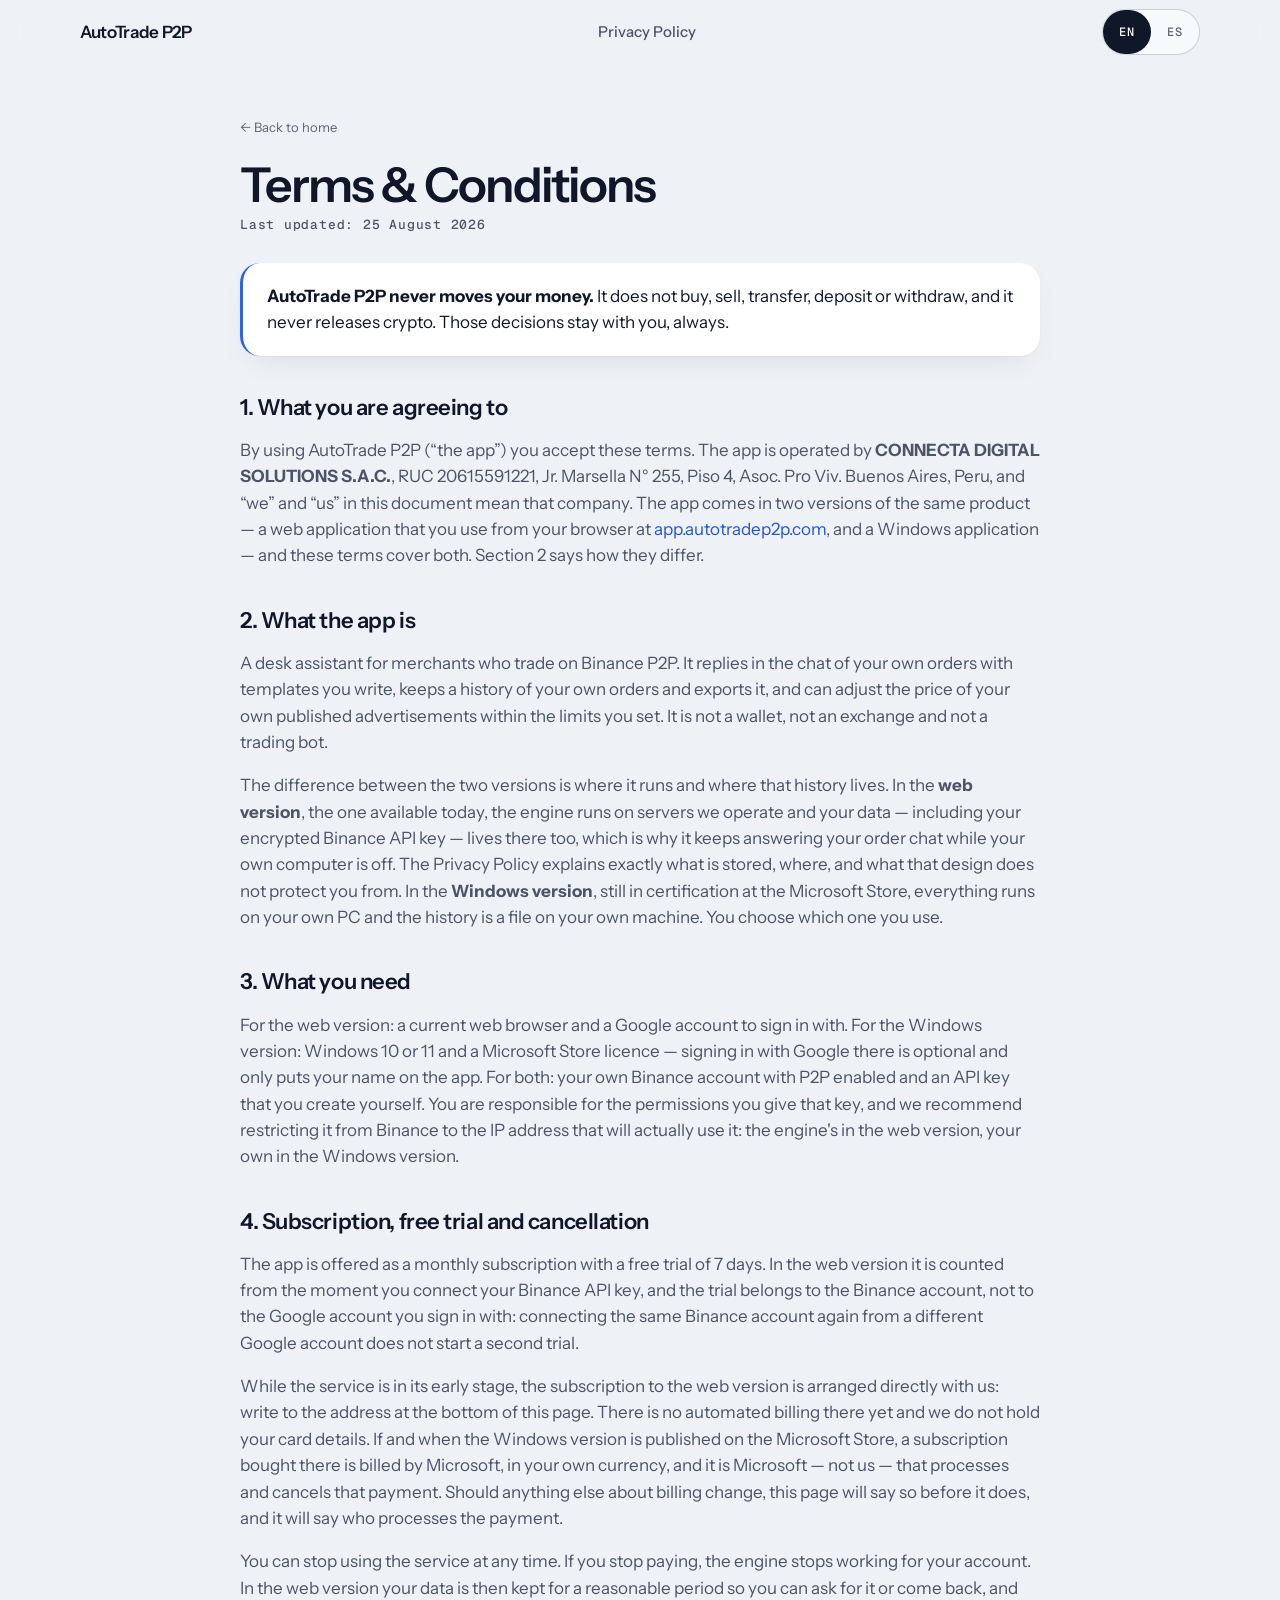
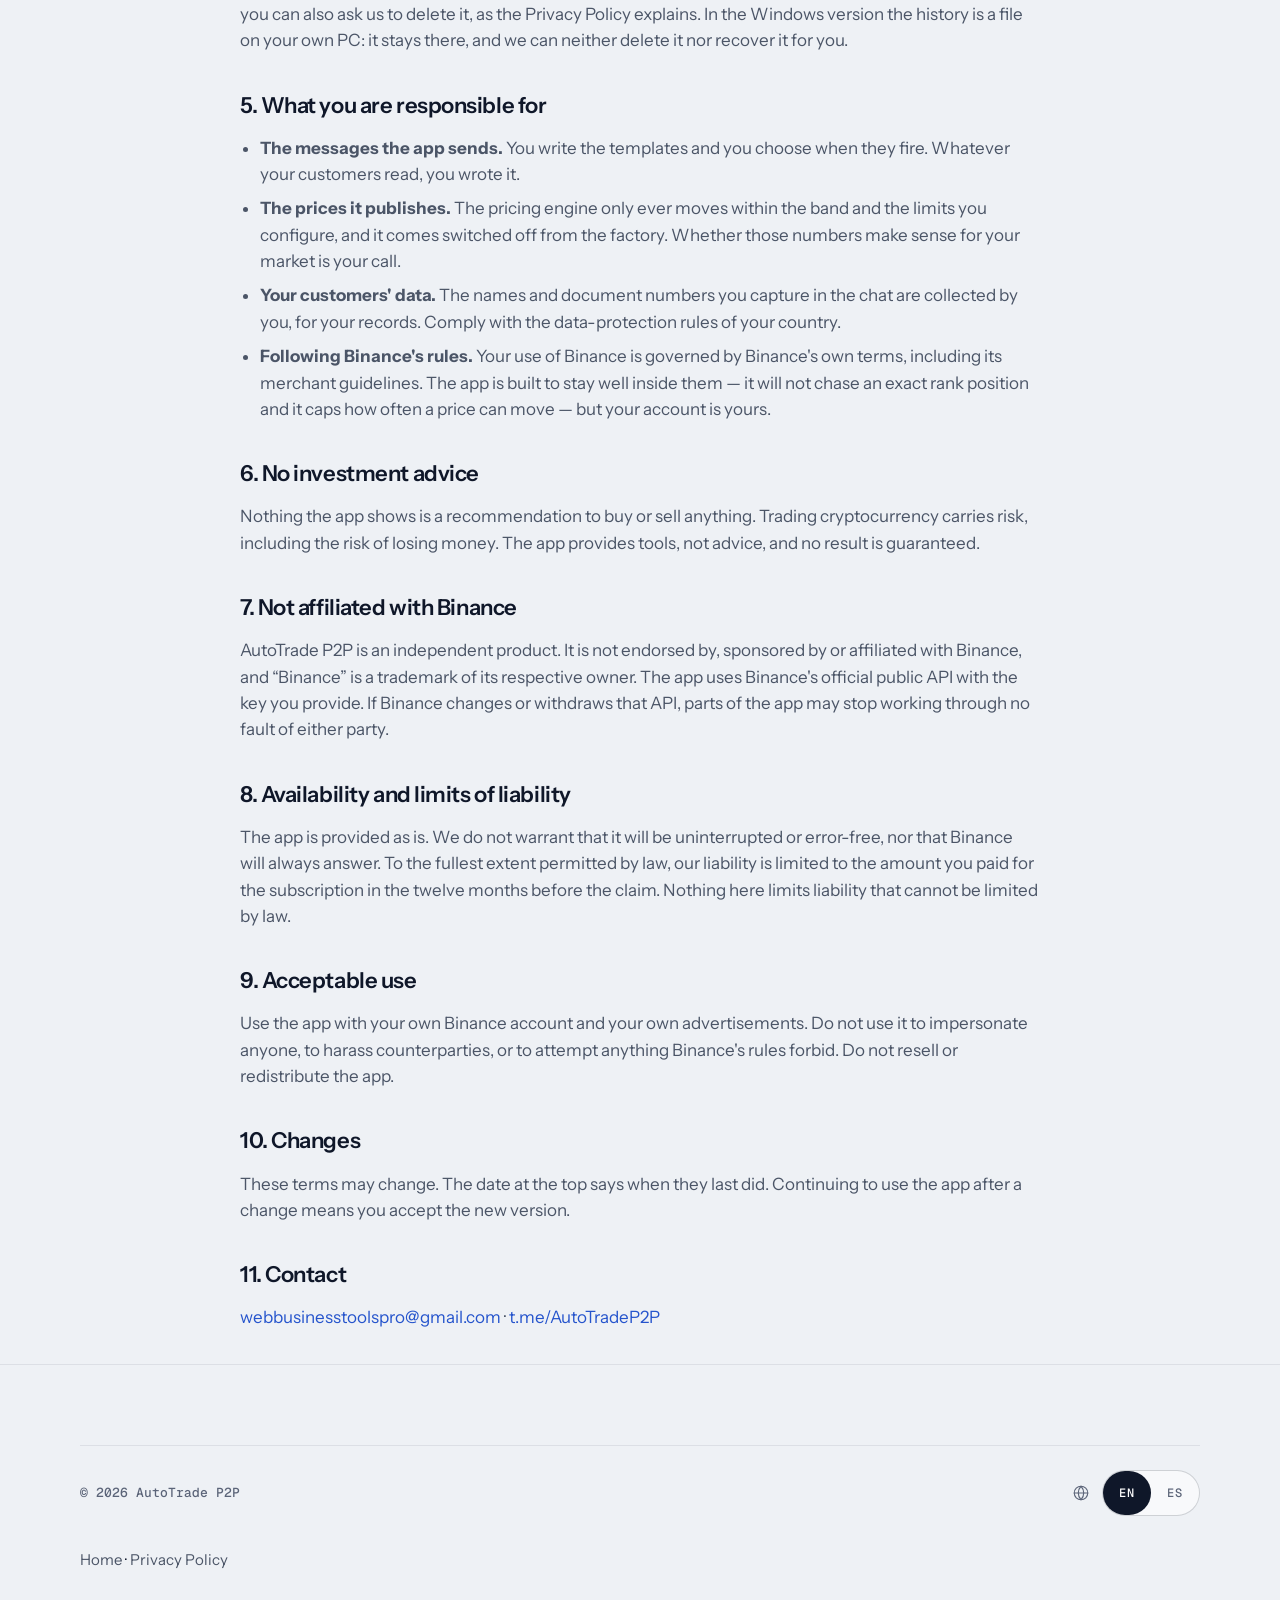
<file: propuesta/terms.html>
<!DOCTYPE html>
<html lang="en">
<head>
<meta charset="utf-8">
<meta name="viewport" content="width=device-width, initial-scale=1">
<title data-en="Terms &amp; Conditions — AutoTrade P2P" data-es="Términos y Condiciones — AutoTrade P2P">Terms &amp; Conditions — AutoTrade P2P</title>
<meta name="description" content="The terms for using AutoTrade P2P: what the app does, what it never does, and what you are responsible for.">
<link rel="icon" href="assets/icono.png">
<link rel="preconnect" href="https://fonts.googleapis.com">
<link rel="preconnect" href="https://fonts.gstatic.com" crossorigin>
<link rel="stylesheet" href="https://fonts.googleapis.com/css2?family=Instrument+Sans:wght@400..700&family=Geist+Mono:wght@400;500&display=swap">
<link rel="stylesheet" href="assets/styles.css">
</head>
<body>

<header class="cabecera">
  <div class="contenedor cabecera__fila">
    <a class="marca" href="./">AutoTrade P2P</a>
    <nav class="cabecera__nav">
      <a href="privacy.html" data-en="Privacy Policy" data-es="Política de privacidad">Privacy Policy</a>
    </nav>
    <span class="idioma">
      <button type="button" data-idioma="en" aria-pressed="true">EN</button>
      <button type="button" data-idioma="es" aria-pressed="false">ES</button>
    </span>
  </div>
</header>

<main class="contenedor legal">
  <a class="legal__volver" href="./" data-en="← Back to home" data-es="← Volver al inicio">← Back to home</a>

  <h1 data-en="Terms &amp; Conditions" data-es="Términos y condiciones">Terms &amp; Conditions</h1>
  <p class="legal__fecha" data-en="Last updated: 25 August 2026" data-es="Última actualización: 25 de agosto de 2026">Last updated: 25 August 2026</p>

  <div class="legal__aviso">
    <p data-en="<b>AutoTrade P2P never moves your money.</b> It does not buy, sell, transfer, deposit or withdraw, and it never releases crypto. Those decisions stay with you, always." data-es="<b>AutoTrade P2P nunca mueve tu dinero.</b> No compra, no vende, no transfiere, no deposita ni retira, y nunca libera cripto. Esas decisiones son siempre tuyas."><b>AutoTrade P2P never moves your money.</b> It does not buy, sell, transfer, deposit or withdraw, and it never releases crypto. Those decisions stay with you, always.</p>
  </div>

  <h2 data-en="1. What you are agreeing to" data-es="1. Qué estás aceptando">1. What you are agreeing to</h2>
  <!--
    Dos arreglos del 2026-08-25, y conviene no deshacerlos sin leer por qué.

    1. Estos términos no nombraban a NADIE en sus once secciones, y a la vez la §8
       limitaba la responsabilidad de una parte sin nombre y la §4 decía que la
       suscripción «se acuerda directamente con nosotros». La identificación es
       copia literal de la que ya está publicada en `privacy.html` §1: los dos
       documentos legales tienen que decir la misma parte contratante. Si cambia
       una, cambia la otra el mismo día.
    2. Decía que la app web se usa «en la dirección que te damos al registrarte».
       Era un resto de antes del giro a la nube: hoy la dirección es pública y la
       portada la ofrece con tres enlaces.
  -->
  <p data-en="By using AutoTrade P2P (“the app”) you accept these terms. The app is operated by <b>CONNECTA DIGITAL SOLUTIONS S.A.C.</b>, RUC 20615591221, Jr. Marsella N° 255, Piso 4, Asoc. Pro Viv. Buenos Aires, Peru, and “we” and “us” in this document mean that company. The app comes in two versions of the same product — a web application that you use from your browser at <a href='https://app.autotradep2p.com/'>app.autotradep2p.com</a>, and a Windows application — and these terms cover both. Section 2 says how they differ." data-es="Al usar AutoTrade P2P («la app») aceptas estos términos. La app la opera <b>CONNECTA DIGITAL SOLUTIONS S.A.C.</b>, RUC 20615591221, Jr. Marsella N° 255, Piso 4, Asoc. Pro Viv. Buenos Aires, Perú, y «nosotros» en este documento significa esa empresa. La app tiene dos versiones del mismo producto —una aplicación web que usas desde tu navegador en <a href='https://app.autotradep2p.com/'>app.autotradep2p.com</a> y una aplicación de Windows— y estos términos cubren las dos. La sección 2 dice en qué se diferencian.">By using AutoTrade P2P (“the app”) you accept these terms. The app is operated by <b>CONNECTA DIGITAL SOLUTIONS S.A.C.</b>, RUC 20615591221, Jr. Marsella N° 255, Piso 4, Asoc. Pro Viv. Buenos Aires, Peru, and “we” and “us” in this document mean that company. The app comes in two versions of the same product — a web application that you use from your browser at <a href='https://app.autotradep2p.com/'>app.autotradep2p.com</a>, and a Windows application — and these terms cover both. Section 2 says how they differ.</p>

  <h2 data-en="2. What the app is" data-es="2. Qué es la app">2. What the app is</h2>
  <p data-en="A desk assistant for merchants who trade on Binance P2P. It replies in the chat of your own orders with templates you write, keeps a history of your own orders and exports it, and can adjust the price of your own published advertisements within the limits you set. It is not a wallet, not an exchange and not a trading bot." data-es="Un asistente para comerciantes que operan en Binance P2P. Responde en el chat de tus propias órdenes con plantillas que escribes tú, guarda un historial de tus propias órdenes y lo exporta, y puede ajustar el precio de tus propios anuncios publicados dentro de los límites que fijes. No es un monedero, ni un exchange, ni un bot de trading.">A desk assistant for merchants who trade on Binance P2P. It replies in the chat of your own orders with templates you write, keeps a history of your own orders and exports it, and can adjust the price of your own published advertisements within the limits you set. It is not a wallet, not an exchange and not a trading bot.</p>
  <p data-en="The difference between the two versions is where it runs and where that history lives. In the <b>web version</b>, the one available today, the engine runs on servers we operate and your data — including your encrypted Binance API key — lives there too, which is why it keeps answering your order chat while your own computer is off. The Privacy Policy explains exactly what is stored, where, and what that design does not protect you from. In the <b>Windows version</b>, still in certification at the Microsoft Store, everything runs on your own PC and the history is a file on your own machine. You choose which one you use." data-es="La diferencia entre las dos versiones es dónde corre y dónde vive ese historial. En la <b>versión web</b>, la que está disponible hoy, el motor corre en servidores que operamos nosotros y tus datos —incluida tu clave API de Binance cifrada— viven ahí también, que es por lo que sigue respondiendo el chat de tus órdenes con tu propia computadora apagada. La Política de privacidad explica exactamente qué se guarda, dónde, y de qué NO te protege ese diseño. En la <b>versión de Windows</b>, todavía en certificación en Microsoft Store, todo corre en tu propia PC y el historial es un archivo de tu propio equipo. Tú eliges cuál usas.">The difference between the two versions is where it runs and where that history lives. In the <b>web version</b>, the one available today, the engine runs on servers we operate and your data — including your encrypted Binance API key — lives there too, which is why it keeps answering your order chat while your own computer is off. The Privacy Policy explains exactly what is stored, where, and what that design does not protect you from. In the <b>Windows version</b>, still in certification at the Microsoft Store, everything runs on your own PC and the history is a file on your own machine. You choose which one you use.</p>

  <h2 data-en="3. What you need" data-es="3. Qué necesitas">3. What you need</h2>
  <p data-en="For the web version: a current web browser and a Google account to sign in with. For the Windows version: Windows 10 or 11 and a Microsoft Store licence — signing in with Google there is optional and only puts your name on the app. For both: your own Binance account with P2P enabled and an API key that you create yourself. You are responsible for the permissions you give that key, and we recommend restricting it from Binance to the IP address that will actually use it: the engine's in the web version, your own in the Windows version." data-es="Para la versión web: un navegador web actual y una cuenta de Google para entrar. Para la versión de Windows: Windows 10 u 11 y una licencia de Microsoft Store — ahí entrar con Google es opcional y solo pone tu nombre en la app. Para las dos: tu propia cuenta de Binance con P2P habilitado y una clave API que creas tú. Eres responsable de los permisos que le des a esa clave, y recomendamos restringirla desde Binance a la dirección IP que de verdad la va a usar: la del motor en la versión web, la tuya en la versión de Windows.">For the web version: a current web browser and a Google account to sign in with. For the Windows version: Windows 10 or 11 and a Microsoft Store licence — signing in with Google there is optional and only puts your name on the app. For both: your own Binance account with P2P enabled and an API key that you create yourself. You are responsible for the permissions you give that key, and we recommend restricting it from Binance to the IP address that will actually use it: the engine's in the web version, your own in the Windows version.</p>

  <h2 data-en="4. Subscription, free trial and cancellation" data-es="4. Suscripción, prueba gratis y cancelación">4. Subscription, free trial and cancellation</h2>
  <p data-en="The app is offered as a monthly subscription with a free trial of 7 days. In the web version it is counted from the moment you connect your Binance API key, and the trial belongs to the Binance account, not to the Google account you sign in with: connecting the same Binance account again from a different Google account does not start a second trial." data-es="La app se ofrece como suscripción mensual con una prueba gratis de 7 días. En la versión web se cuentan desde que conectas tu clave API de Binance, y la prueba es de la cuenta de Binance, no de la cuenta de Google con la que entras: volver a conectar la misma cuenta de Binance desde otra cuenta de Google no empieza una segunda prueba.">The app is offered as a monthly subscription with a free trial of 7 days. In the web version it is counted from the moment you connect your Binance API key, and the trial belongs to the Binance account, not to the Google account you sign in with: connecting the same Binance account again from a different Google account does not start a second trial.</p>
  <p data-en="While the service is in its early stage, the subscription to the web version is arranged directly with us: write to the address at the bottom of this page. There is no automated billing there yet and we do not hold your card details. If and when the Windows version is published on the Microsoft Store, a subscription bought there is billed by Microsoft, in your own currency, and it is Microsoft — not us — that processes and cancels that payment. Should anything else about billing change, this page will say so before it does, and it will say who processes the payment." data-es="Mientras el servicio está en su etapa inicial, la suscripción a la versión web se acuerda directamente con nosotros: escribe a la dirección del pie de esta página. Ahí todavía no hay cobro automático y no guardamos los datos de tu tarjeta. Si la versión de Windows llega a publicarse en Microsoft Store, la suscripción que compres ahí la cobra Microsoft, en tu propia moneda, y es Microsoft —no nosotros— quien procesa y cancela ese pago. Si algo más cambia en el cobro, esta página lo dirá antes de que ocurra, y dirá quién procesa el pago.">While the service is in its early stage, the subscription to the web version is arranged directly with us: write to the address at the bottom of this page. There is no automated billing there yet and we do not hold your card details. If and when the Windows version is published on the Microsoft Store, a subscription bought there is billed by Microsoft, in your own currency, and it is Microsoft — not us — that processes and cancels that payment. Should anything else about billing change, this page will say so before it does, and it will say who processes the payment.</p>
  <p data-en="You can stop using the service at any time. If you stop paying, the engine stops working for your account. In the web version your data is then kept for a reasonable period so you can ask for it or come back, and you can also ask us to delete it, as the Privacy Policy explains. In the Windows version the history is a file on your own PC: it stays there, and we can neither delete it nor recover it for you." data-es="Puedes dejar de usar el servicio cuando quieras. Si dejas de pagar, el motor deja de funcionar para tu cuenta. En la versión web tus datos se conservan entonces un tiempo razonable para que puedas pedirlos o volver, y también puedes pedirnos que los borremos, como explica la Política de privacidad. En la versión de Windows el historial es un archivo de tu propia PC: ahí se queda, y nosotros ni podemos borrarlo ni podemos recuperártelo.">You can stop using the service at any time. If you stop paying, the engine stops working for your account. In the web version your data is then kept for a reasonable period so you can ask for it or come back, and you can also ask us to delete it, as the Privacy Policy explains. In the Windows version the history is a file on your own PC: it stays there, and we can neither delete it nor recover it for you.</p>

  <h2 data-en="5. What you are responsible for" data-es="5. De qué eres responsable">5. What you are responsible for</h2>
  <ul>
    <li data-en="<b>The messages the app sends.</b> You write the templates and you choose when they fire. Whatever your customers read, you wrote it." data-es="<b>Los mensajes que envía la app.</b> Tú escribes las plantillas y tú eliges cuándo se disparan. Lo que lean tus clientes, lo escribiste tú."><b>The messages the app sends.</b> You write the templates and you choose when they fire. Whatever your customers read, you wrote it.</li>
    <li data-en="<b>The prices it publishes.</b> The pricing engine only ever moves within the band and the limits you configure, and it comes switched off from the factory. Whether those numbers make sense for your market is your call." data-es="<b>Los precios que publica.</b> El motor de precios solo se mueve dentro de la banda y los límites que configures, y viene apagado de fábrica. Si esos números tienen sentido para tu mercado, lo decides tú."><b>The prices it publishes.</b> The pricing engine only ever moves within the band and the limits you configure, and it comes switched off from the factory. Whether those numbers make sense for your market is your call.</li>
    <li data-en="<b>Your customers' data.</b> The names and document numbers you capture in the chat are collected by you, for your records. Comply with the data-protection rules of your country." data-es="<b>Los datos de tus clientes.</b> Los nombres y números de documento que capturas en el chat los recoges tú, para tus registros. Cumple las normas de protección de datos de tu país."><b>Your customers' data.</b> The names and document numbers you capture in the chat are collected by you, for your records. Comply with the data-protection rules of your country.</li>
    <li data-en="<b>Following Binance's rules.</b> Your use of Binance is governed by Binance's own terms, including its merchant guidelines. The app is built to stay well inside them — it will not chase an exact rank position and it caps how often a price can move — but your account is yours." data-es="<b>Cumplir las reglas de Binance.</b> Tu uso de Binance se rige por los términos de Binance, incluidas sus directrices para comerciantes. La app está hecha para quedarse muy dentro de ellas —no persigue un puesto exacto y limita cada cuánto puede moverse un precio— pero tu cuenta es tuya."><b>Following Binance's rules.</b> Your use of Binance is governed by Binance's own terms, including its merchant guidelines. The app is built to stay well inside them — it will not chase an exact rank position and it caps how often a price can move — but your account is yours.</li>
  </ul>

  <h2 data-en="6. No investment advice" data-es="6. No es asesoramiento financiero">6. No investment advice</h2>
  <p data-en="Nothing the app shows is a recommendation to buy or sell anything. Trading cryptocurrency carries risk, including the risk of losing money. The app provides tools, not advice, and no result is guaranteed." data-es="Nada de lo que muestra la app es una recomendación de comprar o vender nada. Operar con criptomonedas conlleva riesgo, incluido el de perder dinero. La app da herramientas, no consejos, y no garantiza ningún resultado.">Nothing the app shows is a recommendation to buy or sell anything. Trading cryptocurrency carries risk, including the risk of losing money. The app provides tools, not advice, and no result is guaranteed.</p>

  <h2 data-en="7. Not affiliated with Binance" data-es="7. Sin relación con Binance">7. Not affiliated with Binance</h2>
  <p data-en="AutoTrade P2P is an independent product. It is not endorsed by, sponsored by or affiliated with Binance, and “Binance” is a trademark of its respective owner. The app uses Binance's official public API with the key you provide. If Binance changes or withdraws that API, parts of the app may stop working through no fault of either party." data-es="AutoTrade P2P es un producto independiente. No está respaldado, patrocinado ni afiliado a Binance, y «Binance» es una marca de su respectivo propietario. La app usa la API pública oficial de Binance con la clave que tú proporcionas. Si Binance cambia o retira esa API, partes de la app pueden dejar de funcionar sin culpa de ninguna de las dos partes.">AutoTrade P2P is an independent product. It is not endorsed by, sponsored by or affiliated with Binance, and “Binance” is a trademark of its respective owner. The app uses Binance's official public API with the key you provide. If Binance changes or withdraws that API, parts of the app may stop working through no fault of either party.</p>

  <h2 data-en="8. Availability and limits of liability" data-es="8. Disponibilidad y límites de responsabilidad">8. Availability and limits of liability</h2>
  <p data-en="The app is provided as is. We do not warrant that it will be uninterrupted or error-free, nor that Binance will always answer. To the fullest extent permitted by law, our liability is limited to the amount you paid for the subscription in the twelve months before the claim. Nothing here limits liability that cannot be limited by law." data-es="La app se ofrece tal cual. No garantizamos que funcione sin interrupciones ni sin errores, ni que Binance vaya a responder siempre. En la máxima medida que permita la ley, nuestra responsabilidad se limita al importe que hayas pagado por la suscripción en los doce meses anteriores a la reclamación. Nada de aquí limita responsabilidades que la ley no permita limitar.">The app is provided as is. We do not warrant that it will be uninterrupted or error-free, nor that Binance will always answer. To the fullest extent permitted by law, our liability is limited to the amount you paid for the subscription in the twelve months before the claim. Nothing here limits liability that cannot be limited by law.</p>

  <h2 data-en="9. Acceptable use" data-es="9. Uso aceptable">9. Acceptable use</h2>
  <p data-en="Use the app with your own Binance account and your own advertisements. Do not use it to impersonate anyone, to harass counterparties, or to attempt anything Binance's rules forbid. Do not resell or redistribute the app." data-es="Usa la app con tu propia cuenta de Binance y tus propios anuncios. No la uses para suplantar a nadie, para acosar a contrapartes, ni para intentar nada que las reglas de Binance prohíban. No revendas ni redistribuyas la app.">Use the app with your own Binance account and your own advertisements. Do not use it to impersonate anyone, to harass counterparties, or to attempt anything Binance's rules forbid. Do not resell or redistribute the app.</p>

  <h2 data-en="10. Changes" data-es="10. Cambios">10. Changes</h2>
  <p data-en="These terms may change. The date at the top says when they last did. Continuing to use the app after a change means you accept the new version." data-es="Estos términos pueden cambiar. La fecha de arriba dice cuándo cambiaron por última vez. Seguir usando la app después de un cambio significa que aceptas la nueva versión.">These terms may change. The date at the top says when they last did. Continuing to use the app after a change means you accept the new version.</p>

  <h2 data-en="11. Contact" data-es="11. Contacto">11. Contact</h2>
  <p data-en="<a href='mailto:webbusinesstoolspro@gmail.com'>webbusinesstoolspro@gmail.com</a> · <a href='https://t.me/AutoTradeP2P'>t.me/AutoTradeP2P</a>" data-es="<a href='mailto:webbusinesstoolspro@gmail.com'>webbusinesstoolspro@gmail.com</a> · <a href='https://t.me/AutoTradeP2P'>t.me/AutoTradeP2P</a>"><a href='mailto:webbusinesstoolspro@gmail.com'>webbusinesstoolspro@gmail.com</a> · <a href='https://t.me/AutoTradeP2P'>t.me/AutoTradeP2P</a></p>
</main>

<footer class="pie">
  <div class="contenedor">
    <div class="pie__abajo">
      <span>© 2026 AutoTrade P2P</span>
      <span class="pie__idioma">
        <svg class="i" viewBox="0 0 24 24" fill="none" stroke="currentColor" stroke-width="1.5" stroke-linecap="round" stroke-linejoin="round" aria-hidden="true" focusable="false"><circle cx="12" cy="12" r="9"/><line x1="3" y1="12" x2="21" y2="12"/><path d="M12 3a13 13 0 0 0 0 18 13 13 0 0 0 0-18"/></svg>
        <span class="idioma">
          <button type="button" data-idioma="en" aria-pressed="true">EN</button>
          <button type="button" data-idioma="es" aria-pressed="false">ES</button>
        </span>
      </span>
    </div>
    <p class="pie__enlaces"><a href="./" data-en="Home" data-es="Inicio">Home</a> · <a href="privacy.html" data-en="Privacy Policy" data-es="Política de privacidad">Privacy Policy</a></p>
  </div>
</footer>

<script src="assets/idioma.js"></script>
<script src="assets/sitio.js"></script>
</body>
</html>
</file>
<file: assets/styles.css>
/* ============================================================================
 * AutoTrade P2P — sitio web. Rediseño «Mesa de Control», 2026-08-20.
 *
 * El dueño pidió tres cosas: «diseño premium estilo Apple», «no uses emojis, eso
 * le hace ver como algo muy simple, usa iconos premium en toda la página» y
 * «mejorar el diseño». Lo que sigue es la respuesta, y la idea que la sostiene es
 * que esto es una herramienta que toca dinero de verdad: lo premium aquí es la
 * PRECISIÓN, no el espectáculo. Nada rebota, nada se levanta al pasar el ratón,
 * nada late en bucle. La página se lee como un instrumento bien hecho.
 *
 * REGLA QUE NO SE PUEDE ROMPER, Y QUE NO DA ERROR EN CONSOLA CUANDO SE ROMPE:
 *   `idioma.js` hace  n.innerHTML = n.getAttribute('data-' + idioma)  sobre CADA
 *   elemento con [data-en]. Cualquier <svg> que quede DENTRO de un elemento
 *   traducido desaparece la primera vez que alguien pulsa ES, y ya no vuelve.
 *   El SVG va SIEMPRE como HERMANO del <span> traducido, jamás dentro.
 *     BIEN : <p class="fila"><svg class="i">…</svg><span data-en="…" data-es="…">…</span></p>
 *     MAL  : <p data-en="…" data-es="…"><svg>…</svg>texto</p>
 *
 * La paleta sigue saliendo de la propia app —medida sobre el Portal del Comerciante
 * de Binance el 2026-08-11— porque lo primero que hace quien llega es comparar la
 * web con las capturas. Lo que cambia es CÓMO se usa: el amarillo RELLENO aparece
 * una vez por pantalla y punto. Antes estaba a la vez en el botón, en el conmutador
 * de idioma y en los cuatro círculos de los pasos, y cuatro acentos a la vez no son
 * un acento.
 * ========================================================================== */

:root {
  /* --- planos. Cuatro escalones que SÍ se distinguen: 07 → 0b → 14 → 1b ----- */
  --fondo: #07090c;          /* la página */
  --marco: #0b0e11;          /* banda de límites y pie. Es el --armazon de la app */
  --superficie: #14171c;     /* celda de panel */
  --superficie-2: #1b1f26;   /* hover de celda, cabecera de la ficha de precio */

  /* --- filetes. HEX sólidos, no rgba: el mismo valor sobre los cuatro planos - */
  --linea: #21262e;          /* separador interior de panel */
  --linea-fuerte: #2b3139;   /* contorno exterior de panel (el --borde de la app) */
  --linea-control: #606468;  /* el ÚNICO borde que identifica un control.
                                3,34:1 sobre --fondo. WCAG 1.4.11 pide 3:1 y el
                                pelo de 1px que había antes daba 1,5 */
  --brillo: rgba(255, 255, 255, 0.055);  /* inset 0 1px 0 — toda la elevación */

  /* --- texto. Contraste ALTO de tamaño, BAJO de color ---------------------- */
  --texto: #eaecef;          /* 16,35:1 sobre --fondo */
  --texto-2: #b7bdc6;        /* 10,24:1. Párrafos. El #9c9c9c de antes se leía apagado */
  --texto-3: #848e9c;        /*  5,83:1. SOLO mono ≥12px. Nunca un párrafo largo */

  /* --- acento --------------------------------------------------------------- */
  --amarillo: #fcd535;
  --amarillo-logo: #f0b90b;  /* 10,74:1. Rótulos, números de paso, iconos */
  --sobre-amarillo: #202630; /* 10,65:1 dentro del botón */
  --amarillo-8: rgba(252, 213, 53, 0.08);
  --amarillo-10: rgba(252, 213, 53, 0.1);
  --verde: #0ecb81;          /* 9,38:1. SOLO trazo de icono */
  --rojo: #f6465d;           /* 5,65:1. SOLO trazo de icono */
  --tinte: rgba(255, 255, 255, 0.04);   /* fondo de chip neutro → #1d2025 */

  /* --- tipografía ----------------------------------------------------------- */
  --sans: 'Inter', 'Inter respaldo', 'Segoe UI Variable Text', 'Segoe UI', system-ui, -apple-system, sans-serif;
  --mono: 'IBM Plex Mono', 'Cascadia Mono', Consolas, ui-monospace, monospace;

  --t-h1: clamp(2.5rem, 1.05rem + 6.1vw, 5rem);              /* 40px @375 · 80px desde 1036 */
  --t-h2: clamp(2rem, 1.3rem + 3vw, 3.25rem);                /* 32px @375 · 52px desde 1040 */
  --t-h3: clamp(1.125rem, 1.05rem + 0.3vw, 1.25rem);         /* 18 → 20px */
  --t-entradilla: clamp(1.0625rem, 1rem + 0.45vw, 1.3125rem);/* 17 → 21px */
  --t-cuerpo: 1.0625rem;     /* 17px. Suelo de lectura: los 15px de antes dejaban
                                la página entera por debajo de lo cómodo en móvil */
  --t-celda: 1rem;           /* 16px, párrafo dentro de celda de panel */
  --t-micro: 0.8125rem;      /* 13px: pie de figura, legal, ©, notas */
  --t-mono: 0.75rem;         /* 12px: rótulos, chips. SUELO ABSOLUTO del sitio */
  --t-precio: clamp(2.75rem, 1.6rem + 3.5vw, 4rem);          /* 44px @375 · 64px desde 1097 */
  --t-cifra: 1.25rem;

  /* --- espaciado. Escala de 4, sin valores fuera de ella -------------------- */
  --e1: 4px;  --e2: 8px;  --e3: 12px; --e4: 16px; --e5: 20px;
  --e6: 24px; --e7: 32px; --e8: 48px; --e9: 64px;

  --gutter: clamp(20px, 5vw, 40px);  /* 5vw@375 = 18,75 < 20 ⇒ 20,000px exactos */
  --ancho: 1160px;
  --aire: clamp(3.5rem, 2rem + 5vw, 5.5rem);  /* 56px @375 · 88px desde 1120.
                                Es la mitad de la separacion entre secciones: dos
                                secciones seguidas suman 112px en movil y 176 en
                                escritorio. Con los 128 de la primera version sumaban
                                256 y la pagina tenia huecos, no aire. */

  /* --- formas ---------------------------------------------------------------- */
  --r-sm: 8px;
  --r-md: 10px;
  --r-lg: 14px;              /* TECHO. Un radio mayor sobre una superficie de
                                1160px lee a app de móvil, no a instrumento */
  --sombra-panel: 0 24px 60px -34px rgba(0, 0, 0, 0.95);

  /* --- movimiento ------------------------------------------------------------ */
  --sal: cubic-bezier(0.22, 0.61, 0.36, 1);
  --rap: cubic-bezier(0.4, 0, 0.2, 1);
}

/*
 * Respaldo con métricas de Inter.
 *
 * Sin esto, mientras la fuente se descarga el titular se compone con Segoe UI, que
 * es más ancha, y al llegar Inter la maqueta SALTA porque el h1 cambia de número de
 * líneas. `size-adjust` iguala el ancho medio de carácter (Inter 0,4854em contra
 * Segoe UI 0,5210em) y los overrides igualan la caja vertical.
 */
@font-face {
  font-family: 'Inter respaldo';
  src: local('Segoe UI Variable Text'), local('Segoe UI'), local('Roboto');
  size-adjust: 93%;
  ascent-override: 96.9%;
  descent-override: 24.2%;
  line-gap-override: 0%;
}

/* ---------------------------------------------------------------------- base */

* { box-sizing: border-box; }

/*
 * `clip`, NUNCA `hidden`: `overflow-x: hidden` obliga al navegador a poner
 * `overflow-y: auto`, y eso rompe el `position: sticky` de la cabecera sin decir
 * nada. Es un guardián: si alguna vez se cuela un bloque más ancho que la pantalla,
 * el móvil no se queda con scroll lateral.
 */
html, body { overflow-x: clip; }

body {
  margin: 0;
  background: var(--fondo);
  color: var(--texto);
  font: 400 var(--t-cuerpo)/1.6 var(--sans);
  -webkit-font-smoothing: antialiased;
  -webkit-tap-highlight-color: transparent;
}

a { color: var(--amarillo-logo); text-decoration: none; }
a:hover { text-decoration: underline; }

/*
 * El fichero anterior tenía CERO declaraciones de foco en 341 líneas: quien navega
 * con teclado no veía dónde estaba. `outline-offset: 3px` deja el anillo FUERA del
 * relleno del botón amarillo, así que se ve también encima de él.
 */
:focus-visible {
  outline: 2px solid var(--amarillo);
  outline-offset: 3px;
  border-radius: inherit;
}

img { max-width: 100%; }

.contenedor {
  width: 100%;
  max-width: var(--ancho);
  margin-inline: auto;
  padding-inline: var(--gutter);
}

.solo-lectores {
  position: absolute;
  width: 1px; height: 1px;
  margin: -1px; padding: 0;
  overflow: hidden;
  clip-path: inset(50%);
  white-space: nowrap;
  border: 0;
}

/* Todos los iconos del sitio. Los tamaños mayores los ponen las clases de contexto. */
.i { width: 1.25rem; height: 1.25rem; flex: none; }

h1, h2, h3, h4 { margin: 0; font-weight: 700; }

h1 {
  font-size: var(--t-h1);
  line-height: 1.05;
  letter-spacing: -0.035em;
  margin-bottom: var(--e5);
}
h1 em { font-style: normal; color: var(--amarillo); }

h2 {
  font-size: var(--t-h2);
  line-height: 1.12;
  letter-spacing: -0.03em;
  margin-bottom: var(--e4);
}

section { padding-block: var(--aire); }

/*
 * Rótulo de sección: mono en versalitas, el número en amarillo, y un filete que
 * sangra hasta el borde del contenedor. Es lo que hace que la página se lea como un
 * documento numerado y no como una sucesión de bloques sueltos.
 * El <i> es HERMANO del <span> traducible: dentro, el innerHTML se lo comería.
 */
.rotulo {
  display: flex;
  align-items: center;
  gap: 14px;
  margin: 0 0 var(--e4);
  font: 500 var(--t-mono)/1 var(--mono);
  letter-spacing: 0.11em;
  text-transform: uppercase;
  color: var(--texto-3);
}
.rotulo b { color: var(--amarillo-logo); font-weight: 500; }
.rotulo i { flex: 1; height: 1px; background: var(--linea); display: block; }

.intro {
  color: var(--texto-2);
  max-width: 44rem;
  margin: 0 0 var(--e8);
  font-size: var(--t-entradilla);
  line-height: 1.55;
  letter-spacing: -0.011em;
}

/* ------------------------------------------------------------------ cabecera */

.cabecera {
  position: sticky;
  top: 0;
  z-index: 50;
  /*
   * Opaco PRIMERO. En hardware sin `backdrop-filter` un fondo translúcido deja el
   * contenido leyéndose a través de la cabecera, y no hay forma de detectarlo desde
   * aquí. El translúcido solo se activa donde se sabe que funciona, y solo en
   * pantallas anchas: el blur permanente a todo el ancho es la causa número uno de
   * scroll a tirones en Android de gama media.
   */
  background: rgba(7, 9, 12, 0.94);
  border-bottom: 1px solid var(--linea);
  padding-top: env(safe-area-inset-top);
}
@supports (backdrop-filter: blur(1px)) {
  @media (min-width: 641px) {
    .cabecera {
      background: rgba(7, 9, 12, 0.72);
      backdrop-filter: blur(16px) saturate(140%);
    }
  }
}
.cabecera__fila { display: flex; align-items: center; gap: var(--e4); height: 60px; }
@media (min-width: 900px) { .cabecera__fila { height: 68px; } }

.marca {
  display: flex;
  align-items: center;
  gap: 10px;
  font-weight: 700;
  font-size: 17px;
  color: var(--texto);
  letter-spacing: -0.02em;
}
.marca:hover { text-decoration: none; }
.marca img { width: 26px; height: 26px; border-radius: 7px; }
/*
 * El logo es un ENLACE al inicio, asi que tambien es una diana tactil. Con solo el
 * alto del icono medía 24-26px; con este relleno pasa de 44. Medido en el navegador:
 * era uno de los dos unicos controles del sitio por debajo del minimo.
 *
 * El otro es el enlace `t.me/AutoTradeP2P` que va DENTRO de una frase del FAQ, y ese
 * se queda a 20px a proposito: WCAG 2.5.8 exceptua expresamente los enlaces en linea
 * dentro de un parrafo, y agrandarlo partiria el renglon.
 */
.marca { padding-block: 10px; }

.cabecera__nav { margin-left: auto; display: flex; align-items: center; gap: var(--e1); }
.cabecera__nav a {
  color: var(--texto-2);
  font-size: 15px;
  padding: 10px 12px;
  transition: color 160ms var(--rap);
}
.cabecera__nav a:hover { color: var(--texto); text-decoration: none; }

/*
 * Conmutador EN/ES. Antes la mitad activa era una pastilla amarilla RELLENA y
 * competía de tú a tú con el botón de comprar, que es el único relleno que debería
 * haber en pantalla. Ahora el activo se marca con un subrayado de 2px y el texto en
 * amarillo: 11,82:1, se distingue igual y ya no discute con el CTA.
 *
 * 44px de alto no es negociable: en móvil este es el ÚNICO control de la cabecera,
 * porque los cuatro enlaces se ocultan. Si no se puede pulsar, el visitante que no
 * lee inglés no tiene forma de cambiar el idioma.
 */
.idioma {
  display: inline-flex;
  border: 1px solid var(--linea-fuerte);
  border-radius: var(--r-md);
  overflow: hidden;
  background: var(--superficie);
}
.cabecera .idioma { margin-left: auto; }
.idioma button {
  appearance: none;
  border: 0;
  background: none;
  color: var(--texto-3);
  font: 500 var(--t-mono)/1 var(--mono);
  letter-spacing: 0.11em;
  min-height: 44px;
  padding: 0 14px;
  cursor: pointer;
  transition: color 160ms var(--rap), background-color 160ms var(--rap);
}
.idioma button:hover { color: var(--texto-2); }
.idioma button[aria-pressed='true'] {
  color: var(--amarillo);
  background: var(--amarillo-10);
  box-shadow: inset 0 -2px 0 var(--amarillo);
}

/* -------------------------------------------------------- botones y pastillas */

.boton {
  display: inline-flex;
  align-items: center;
  justify-content: center;
  gap: 9px;
  border-radius: var(--r-md);
  padding: 13px 22px;
  min-height: 48px;
  font-weight: 600;
  font-size: 15px;
  letter-spacing: -0.005em;
  border: 1px solid transparent;
  cursor: pointer;
  transition: background-color 160ms var(--rap), border-color 160ms var(--rap),
              transform 160ms var(--rap);
}
.boton:hover { text-decoration: none; }
.boton:active { transform: translateY(1px); }
.boton .i { transition: transform 180ms var(--rap); }
.boton:hover .i { transform: translateX(2px); }

.boton--primario { background: var(--amarillo); color: var(--sobre-amarillo); }
.boton--primario:hover { background: #ffe05a; }
.boton--fantasma {
  border-color: var(--linea-control);   /* 3,34:1 — el pelo de 1px anterior daba 1,5
                                           y de hecho el botón no tenía borde visible */
  color: var(--texto);
  background: transparent;
}
.boton--fantasma:hover { background: rgba(255, 255, 255, 0.045); border-color: #7b8087; }
.boton--ancho { width: 100%; }

.pastilla {
  display: inline-flex;
  align-items: center;
  gap: var(--e2);
  background: var(--superficie);
  border: 1px solid var(--linea);
  color: var(--texto-2);
  font-size: 13px;
  padding: 7px 15px 7px 12px;
  border-radius: 999px;
  margin-bottom: var(--e5);
}
.pastilla b { color: var(--texto); font-weight: 600; }
.pastilla .i { width: 16px; height: 16px; color: var(--texto-3); }

/*
 * Chip neutro. Sustituye al emoji ⏳ que abría la nota de certificación: el dueño
 * pidió cero emojis, y un punto de 6px dice «en curso» igual de bien sin que la
 * página parezca un mensaje de chat.
 */
.chip {
  display: inline-flex;
  align-items: center;
  gap: var(--e2);
  font: 500 var(--t-mono)/1 var(--mono);
  letter-spacing: 0.11em;
  text-transform: uppercase;
  color: var(--texto-2);
  background: var(--tinte);
  border: 1px solid var(--linea);
  border-radius: var(--r-sm);
  padding: 8px 11px;
}
.chip--aviso { color: var(--texto-3); }
.chip--aviso::before {
  content: '';
  width: 6px; height: 6px;
  border-radius: 50%;
  background: var(--amarillo);
  flex: none;
}

.nota { font-size: var(--t-micro); color: var(--texto-3); margin: var(--e4) 0 0; max-width: 34rem; }

/* -------------------------------------------------------------------- portada */

.portada { padding-block: clamp(40px, 8vw, 88px) 0; }
.portada__rejilla { display: grid; gap: clamp(36px, 5vw, 64px); align-items: center; }
@media (min-width: 960px) {
  /* 960 y no 900: a 900 la columna derecha estrangula el titular a tres líneas. */
  .portada__rejilla { grid-template-columns: 1.05fr 1fr; }
}

.entradilla {
  font-size: var(--t-entradilla);
  line-height: 1.55;
  letter-spacing: -0.011em;
  color: var(--texto-2);
  margin: 0 0 var(--e7);
  max-width: 36rem;
}

.acciones { display: flex; flex-wrap: wrap; gap: var(--e3); align-items: center; }

/*
 * Tira de cuatro cifras. Va debajo del hero entero y a todo el ancho, cerrando la
 * primera pantalla: en móvil es lo que pone el precio a la vista sin obligar a
 * bajar hasta la sección de precio.
 *
 * Aquí NO se publica la comisión ni los topes del motor de precios: la comisión
 * viene en el anuncio y cambia por comerciante, y los topes son configurables.
 * Publicar un número configurable como si fuera una promesa compromete al producto.
 */
.cifras {
  list-style: none;
  margin: var(--e8) 0 0;
  padding: 0;
  display: grid;
  grid-template-columns: 1fr 1fr;
  border: 1px solid var(--linea-fuerte);
  border-radius: var(--r-lg);
  background: var(--superficie);
  overflow: hidden;
  box-shadow: inset 0 1px 0 var(--brillo);
}
.cifras li { padding: var(--e5); border-top: 1px solid var(--linea); }
.cifras li:nth-child(-n + 2) { border-top: 0; }
.cifras li:nth-child(2n) { border-left: 1px solid var(--linea); }
@media (min-width: 760px) {
  .cifras { grid-template-columns: repeat(4, 1fr); }
  .cifras li { border-top: 0; border-left: 1px solid var(--linea); padding: var(--e6) var(--e7); }
  .cifras li:first-child { border-left: 0; }
}
.cifras b {
  display: block;
  font-size: var(--t-cifra);
  font-weight: 600;
  letter-spacing: -0.02em;
  font-variant-numeric: tabular-nums;
}
.cifras span {
  display: block;
  margin-top: var(--e1);
  font: 500 var(--t-mono)/1.4 var(--mono);
  letter-spacing: 0.11em;
  text-transform: uppercase;
  color: var(--texto-3);
}

/* ------------------------------------------------------------------- láminas */

/*
 * La ilustración tiene FONDO CLARO y la página es oscura. Ese choque había que
 * resolverlo, y NO con `filter`: `brightness` sobre un render con degradados lo
 * ensucia, `invert` convertiría el verde y el rojo de mercado en magenta y cian, y
 * `mix-blend-mode: luminosity` la dejaría de un gris muerto.
 *
 * Lo resuelven dos capas que COMPONEN, sin repintar nada:
 *
 * 1. El marco es OSCURO, no blanco. Medido sobre el archivo real: el borde superior
 *    del JPG es #e0dfe4-#e6e6e8, pero el INFERIOR es #9399a5 —un escritorio gris—.
 *    Un passe-partout blanco haría costura garantizada en la mitad de abajo.
 * 2. Un velo en degradado hunde ese canto inferior en la página y apaga el brillo
 *    del borde superior. Medido: el píxel más claro del JPG (#eff1f0, luminancia
 *    0,88) baja a ~#cacccc (0,60), por DEBAJO del amarillo del botón (0,685). O
 *    sea: la ilustración deja de ser lo más brillante de la pantalla y el botón de
 *    comprar pasa a serlo, que es el objetivo entero.
 *
 * Si en alguna pantalla se sigue viendo el corte de abajo, el único mando que hay
 * que tocar es el 0.62 del último tramo: a 0.72 el canto se compone a #2e3137.
 */
.lamina {
  position: relative;
  padding: 8px;
  border-radius: var(--r-lg);
  background: linear-gradient(180deg, #20242c, #14171c);
  border: 1px solid var(--linea-fuerte);
  box-shadow: inset 0 1px 0 var(--brillo),
              0 40px 90px -50px #000,
              0 0 80px 18px rgba(252, 213, 53, 0.055);
}
.lamina img {
  width: 100%;
  height: auto;          /* sin esto el atributo `height` del <img> manda y la
                            imagen sale estirada: pasó de verdad el 2026-08-19 */
  display: block;
  border-radius: 6px;    /* 14 − 8 de relleno = 6, concéntrico con el marco */
}
.lamina::after {
  content: '';
  position: absolute;
  inset: 8px;
  border-radius: 6px;
  pointer-events: none;
  background: linear-gradient(180deg,
    rgba(7, 9, 12, 0.16) 0%,
    rgba(7, 9, 12, 0) 22%,
    rgba(7, 9, 12, 0) 58%,
    rgba(7, 9, 12, 0.62) 100%);
}

figure { margin: 0; }
figcaption {
  font: 500 var(--t-micro)/1.5 var(--mono);
  color: var(--texto-3);
  margin-top: var(--e3);
  text-align: center;
}

/* ------------------------------------------------------------------- paneles */

/*
 * El patrón que se repite en toda la página: un contorno, y celdas separadas por
 * filetes de 1px. Gira de vertical a horizontal en el breakpoint SIN cambiar el
 * HTML y sin filetes dobles.
 *
 * Se hace con `border-top` / `border-left` por celda y NO con `gap: 1px` sobre un
 * fondo: con `gap` de 1px, en Windows al 125 % o al 150 % de escalado unos
 * separadores salen a 1 píxel y otros a 2, y el panel se ve descuadrado.
 */
.panel {
  display: grid;
  background: var(--superficie);
  border: 1px solid var(--linea-fuerte);
  border-radius: var(--r-lg);
  overflow: hidden;
  box-shadow: inset 0 1px 0 var(--brillo), var(--sombra-panel);
}
.panel > * {
  border-top: 1px solid var(--linea);
  padding: var(--e6) var(--e5);
  transition: background-color 200ms var(--rap);
}
.panel > *:first-child { border-top: 0; }
/* Sin `lift`, sin `scale`: una tarjeta que se levanta es lo contrario de solidez. */
.panel > *:hover { background: var(--superficie-2); }

@media (min-width: 860px) {
  .panel--3 { grid-template-columns: repeat(3, 1fr); }
  .panel--3 > * { border-top: 0; border-left: 1px solid var(--linea); padding: var(--e7); }
  .panel--3 > *:first-child { border-left: 0; }
}
@media (min-width: 820px) {
  .panel--2 { grid-template-columns: 1fr 1fr; }
  .panel--2 > * { border-left: 1px solid var(--linea); }
  .panel--2 > *:nth-child(-n + 2) { border-top: 0; }
  .panel--2 > *:nth-child(odd) { border-left: 0; }
  .panel--2 > .ancha { grid-column: 1 / -1; }
}

.celda__icono {
  width: 44px; height: 44px;
  display: grid;
  place-items: center;
  border-radius: var(--r-md);
  background: var(--superficie-2);
  border: 1px solid var(--linea);
  color: var(--amarillo-logo);
  margin-bottom: var(--e4);
}
.celda__icono .i { width: 22px; height: 22px; }
.panel h3 { font-size: var(--t-h3); font-weight: 600; letter-spacing: -0.015em; margin-bottom: var(--e2); line-height: 1.3; }
.panel p { margin: 0; color: var(--texto-2); font-size: var(--t-celda); }
.panel--3 > * { display: flex; flex-direction: column; }
.celda__meta {
  margin-top: auto;
  padding-top: var(--e4);
  font: 500 var(--t-mono)/1.4 var(--mono);
  letter-spacing: 0.11em;
  text-transform: uppercase;
  color: var(--texto-3);
}

/* ------------------------------------------------- maquetas (Fig. 2 y Fig. 3) */

/*
 * Dos maquetas hechas en HTML y CSS, no capturas: se traducen con el conmutador,
 * pesan cero bytes de descarga y no envejecen cuando la app cambia de aspecto. El
 * pie de figura dice que son ilustraciones, que es lo honesto.
 */
.figuras { display: grid; gap: var(--e4); margin-top: var(--e4); }
@media (min-width: 900px) { .figuras { grid-template-columns: 1fr 1fr; align-items: start; } }

.maqueta {
  background: var(--superficie);
  border: 1px solid var(--linea-fuerte);
  border-radius: var(--r-lg);
  overflow: hidden;
  box-shadow: inset 0 1px 0 var(--brillo), var(--sombra-panel);
}
.maqueta__barra {
  display: flex;
  align-items: center;
  gap: var(--e2);
  padding: 0 var(--e4);
  height: 42px;
  border-bottom: 1px solid var(--linea);
  font: 500 var(--t-mono)/1 var(--mono);
  letter-spacing: 0.11em;
  text-transform: uppercase;
  color: var(--texto-3);
  background: var(--superficie-2);
}
.maqueta__punto { width: 6px; height: 6px; border-radius: 50%; background: var(--verde); flex: none; }
.maqueta__cuerpo { padding: var(--e4); }

/* Fig. 2 — chat */
.chat { display: grid; gap: 10px; }
.chat__b {
  max-width: 82%;
  padding: 9px 13px;
  border-radius: 12px;
  font-size: 15px;
  line-height: 1.45;
  background: var(--superficie-2);
  border: 1px solid var(--linea);
  color: var(--texto-2);
}
.chat__b--mio {
  margin-left: auto;
  background: var(--amarillo-8);
  border-color: rgba(252, 213, 53, 0.22);
  color: var(--texto);
}
.chat__pie {
  display: flex;
  align-items: center;
  gap: 6px;
  justify-content: flex-end;
  font: 500 var(--t-mono)/1 var(--mono);
  letter-spacing: 0.06em;
  color: var(--texto-3);
}
.chat__pie .i { width: 13px; height: 13px; color: var(--verde); }

/* Fig. 3 — historial */
.tabla { width: 100%; border-collapse: collapse; font-size: 14px; }
.tabla th {
  text-align: left;
  font: 500 var(--t-mono)/1 var(--mono);
  letter-spacing: 0.09em;
  text-transform: uppercase;
  color: var(--texto-3);
  padding: 0 0 10px;
}
.tabla td { padding: 9px 0; border-top: 1px solid var(--linea); color: var(--texto-2); }
.tabla td:last-child, .tabla th:last-child { text-align: right; font-variant-numeric: tabular-nums; color: var(--texto); }
/* Bajo 560px se va la columna «Tipo». Nunca scroll horizontal. (Decía «método de
   pago»: esa columna se cambió por Tipo y el comentario se quedó atrás.) */
@media (max-width: 560px) { .tabla .opcional { display: none; } }
.tabla__chips { display: flex; gap: var(--e2); margin-top: var(--e4); }
.tabla__chips .chip { padding: 6px 10px; }

/* ------------------------------------------------------------ cómo funciona */

.pasos { display: grid; gap: var(--e6); position: relative; }
@media (min-width: 880px) {
  .pasos { grid-template-columns: repeat(4, 1fr); gap: var(--e5); }
  /* El hilo que une los cuatro pasos. Nace en amarillo y se apaga: dice «esto
     empieza aquí» sin necesidad de una flecha. */
  .pasos::before {
    content: '';
    position: absolute;
    top: 16px; left: 16px; right: 16px;
    height: 1px;
    background: linear-gradient(90deg, var(--amarillo-logo), var(--linea) 30%, var(--linea) 70%, transparent);
    z-index: 0;
  }
}
.paso { position: relative; z-index: 1; }
.paso__cab { display: flex; align-items: center; gap: var(--e3); margin-bottom: var(--e3); }
.paso__n {
  width: 32px; height: 32px;
  flex: none;
  display: grid;
  place-items: center;
  border-radius: var(--r-sm);
  border: 1px solid var(--linea-fuerte);
  background: var(--fondo);   /* opaco: tapa el hilo que pasa por detrás */
  color: var(--amarillo-logo);
  font: 500 14px/1 var(--mono);
}
.paso h3 { font-size: 16px; font-weight: 600; letter-spacing: -0.01em; }
.paso p { margin: 0; color: var(--texto-2); font-size: var(--t-celda); }

/*
 * El numero baja a su propia linea en escritorio.
 *
 * Con numero y titulo en la misma fila, el hilo que une los cuatro pasos —que va a
 * la altura del centro del cuadrado— pasaba por detras del TEXTO del titulo y lo
 * dejaba tachado. El cuadrado es opaco y se salva; las letras no. Medido en la
 * captura de 1440px: «Install it» salia con una raya en medio.
 *
 * Y esta regla tiene que ir DESPUES de la base, no dentro del @media de arriba: la
 * media query no anade especificidad, asi que `.paso__cab { display: flex }` de mas
 * abajo la ganaba. Es exactamente el fallo que tuvo esta seccion la primera vez.
 */
@media (min-width: 880px) {
  .paso__cab { display: block; }
  .paso__n { margin-bottom: var(--e3); }
}

@media (max-width: 879px) {
  /* En móvil la línea de tiempo se pone vertical: es la forma natural de leer
     cuatro pasos en una columna, y ahorra el salto de mirada. */
  .pasos { gap: 0; }
  .pasos::before {
    content: '';
    position: absolute;
    left: 15px; top: 6px;
    width: 1px; height: calc(100% - 46px);
    background: linear-gradient(180deg, var(--amarillo-logo), var(--linea) 30%, var(--linea) 70%, transparent);
  }
  .paso { padding-left: 52px; padding-bottom: 28px; }
  .paso:last-child { padding-bottom: 0; }
  .paso__cab { margin-bottom: var(--e2); }
  .paso__n { position: absolute; left: 0; top: 0; }
}

/* --------------------------------------------------------- banda de límites */

/*
 * La única banda a sangre de la página, y a propósito: «lo que nunca va a hacer»
 * es lo primero que pregunta quien va a pegar su clave API en un programa que no
 * conoce. No hace falta `100vw` ni márgenes negativos: el fondo va en la <section>
 * y el contenido sigue dentro de .contenedor.
 */
.banda {
  background: var(--marco);
  border-block: 1px solid var(--linea);
  padding-block: clamp(64px, 3rem + 5vw, 112px);
}
.banda__cab { max-width: 40rem; margin-inline: auto; text-align: center; }
.banda__cab .rotulo { justify-content: center; }
.banda__cab .rotulo i { display: none; }   /* centrado, el filete sobra */
.banda__cab .intro { margin-inline: auto; }
.banda__escudo { color: var(--amarillo-logo); display: block; margin: 0 auto var(--e5); }
.banda__escudo.i { width: 28px; height: 28px; }

.limite { display: grid; grid-template-columns: 24px 1fr; gap: 14px; align-items: start; }
.limite__cab { display: flex; flex-wrap: wrap; gap: 8px 10px; align-items: center; margin-bottom: var(--e2); }
.limite__cab h3 { font-size: 17px; font-weight: 600; margin: 0; }
.limite > .i { width: 22px; height: 22px; margin-top: 2px; }
.limite--no > .i { color: var(--rojo); }
.limite--si > .i { color: var(--verde); }
.limite p { font-size: var(--t-celda); color: var(--texto-2); margin: 0; }
@media (max-width: 520px) {
  /* El chip sale de la línea del título y se pone encima: si no, «Nunca libera
     cripto.» y la etiqueta se pelean por el mismo renglón. */
  .limite__cab { flex-direction: column; align-items: flex-start; }
  .limite__cab .chip { order: -1; }
}

/* --------------------------------------------------------------------- precio */

.precio__rejilla { display: grid; gap: var(--e8); align-items: start; }
@media (min-width: 960px) { .precio__rejilla { grid-template-columns: 1.15fr 1fr; gap: var(--e9); } }

.ficha { position: relative; max-width: 560px; }
/* Leyenda montada sobre el borde superior, como el rótulo de un instrumento. */
.ficha__leyenda {
  position: absolute;
  top: -8px; left: 24px;
  z-index: 2;
  background: var(--fondo);
  padding-inline: var(--e2);
  font: 500 var(--t-mono)/1 var(--mono);
  letter-spacing: 0.11em;
  text-transform: uppercase;
  color: var(--amarillo-logo);
}
.ficha__cab {
  padding: 28px 28px 24px;
  background: linear-gradient(180deg, #171b21, #0f1216);
  border-bottom: 1px solid var(--linea);
}
.ficha__cifra {
  font: 500 var(--t-precio)/1 var(--mono);
  letter-spacing: -0.03em;
  font-variant-numeric: tabular-nums;
  display: block;
}
.ficha__unidad { display: block; margin-top: var(--e2); font-size: 15px; color: var(--texto-3); }

/* Las condiciones como una tabla de contrato, no como una lista de ventajas. */
.ficha dl { margin: 0; }
.ficha__fila {
  display: flex;
  justify-content: space-between;
  gap: var(--e4);
  padding: 14px 28px;
  border-top: 1px solid var(--linea);
  font-size: 15px;
}
.ficha__fila:first-child { border-top: 0; }
.ficha__fila dt { color: var(--texto-3); }
.ficha__fila dd { margin: 0; color: var(--texto); font-weight: 600; text-align: right; max-width: 62%; }
.ficha__pie { padding: var(--e5) 28px 28px; }

.refuerzos { list-style: none; margin: 0; padding: 0; display: grid; gap: var(--e5); }
.refuerzos li { display: grid; grid-template-columns: 18px 1fr; gap: var(--e3); align-items: start; color: var(--texto-2); }
.refuerzos .i { width: 18px; height: 18px; color: var(--verde); margin-top: 4px; }

/* ------------------------------------------------------------------------ faq */

/*
 * Alineado a la izquierda como todo lo demas. Centrado, el panel arrancaba 160px a
 * la derecha del h2 de su propia seccion y las dos piezas parecian de paginas
 * distintas. Aqui manda la columna, no el centro.
 */
.faq { max-width: 860px; }
/*
 * `padding: 0` porque `.faq details` es hijo de `.panel` y ya recibe el relleno de
 * celda; el <summary> pone el suyo encima. Sumados daban filas de 116px de alto para
 * una linea de texto.
 */
.faq details { border-top: 1px solid var(--linea); padding: 0; }
.faq details:first-of-type { border-top: 0; }
.faq summary {
  cursor: pointer;
  list-style: none;
  display: flex;
  justify-content: space-between;
  gap: 14px;
  align-items: center;
  padding: 20px var(--e6);
  font-size: 17px;
  font-weight: 600;
  min-height: 56px;
}
.faq summary::-webkit-details-marker { display: none; }
.faq summary > span { min-width: 0; }
/*
 * Cheurón en CSS y no un carácter «+» (que cambia de ancho entre fuentes y baila al
 * abrir) ni un SVG (que el conmutador de idioma podría borrar si algún día alguien
 * lo mete por descuido dentro del span traducido).
 */
.faq summary::after {
  content: '';
  width: 9px; height: 9px;
  border-right: 1.6px solid var(--texto-3);
  border-bottom: 1.6px solid var(--texto-3);
  transform: rotate(45deg);
  margin-top: -4px;
  flex: none;
  transition: transform 220ms var(--sal), border-color 220ms var(--rap);
}
.faq details[open] summary::after {
  transform: rotate(-135deg);
  margin-top: 3px;
  border-color: var(--amarillo-logo);
}
/* Abre instantáneo a propósito: animar la altura recalcula la maqueta en cada frame. */
.faq details p { color: var(--texto-2); margin: 0; padding: 0 var(--e6) 22px; font-size: var(--t-celda); max-width: 46rem; }

/* ---------------------------------------------------------------------- legal */

.legal { padding: var(--e8) 0 var(--e4); max-width: 820px; }
.legal h1 { font-size: clamp(1.9rem, 4vw, 2.75rem); margin-bottom: var(--e2); }
.legal__fecha { color: var(--texto-3); font: 500 var(--t-micro)/1 var(--mono); margin: 0 0 var(--e7); }
.legal h2 { font-size: 1.25rem; margin: var(--e7) 0 var(--e3); letter-spacing: -0.02em; }
.legal p, .legal li { color: var(--texto-2); }
.legal ul { padding-left: var(--e5); }
.legal li { margin-bottom: var(--e2); }
.legal__volver { color: var(--texto-3); font-size: var(--t-micro); display: inline-block; margin-bottom: var(--e6); }
.legal__aviso {
  background: var(--superficie);
  border: 1px solid var(--linea-fuerte);
  border-left: 2px solid var(--amarillo);
  border-radius: var(--r-md);
  padding: var(--e4) var(--e5);
  margin: var(--e6) 0;
}
.legal__aviso p { margin: 0; color: var(--texto); }

/* ------------------------------------------------------------------------ pie */

.pie { background: var(--marco); padding-bottom: calc(var(--e7) + env(safe-area-inset-bottom)); }
/*
 * Filete degradado en vez de un borde recto: cierra la página sin cortarla de lado a
 * lado. Va como PRIMER hijo del <footer> y a sangre, por eso el relleno superior lo
 * pone `.pie__dentro` y no `.pie`: con `padding-block` en el footer, el filete
 * quedaría flotando 48px por debajo del canto.
 */
.pie__filete { height: 1px; background: linear-gradient(90deg, transparent, var(--linea) 12%, var(--linea) 88%, transparent); }
.pie__dentro { padding-top: var(--e8); }
.pie__rejilla { display: grid; gap: 0; }
@media (min-width: 900px) { .pie__rejilla { grid-template-columns: 2fr 1fr 1fr 1fr; gap: var(--e7); } }
.pie__grupo { padding-block: var(--e6); border-top: 1px solid var(--linea); }
.pie__grupo:first-child { border-top: 0; padding-top: 0; }
@media (min-width: 900px) { .pie__grupo { border-top: 0; padding-block: 0; } }
/* Acotado a `.pie__grupo` a proposito: como `.pie p` ganaba en especificidad
   (clase + elemento) a `.pie__descargo` (clase sola), el descargo legal se
   quedaba en 26rem en vez de 46 y salia como una columna estrecha y rara. */
.pie__grupo p { color: var(--texto-2); font-size: 15px; margin: var(--e3) 0 0; max-width: 26rem; }
.pie h4 {
  font: 500 var(--t-mono)/1 var(--mono);
  letter-spacing: 0.11em;
  text-transform: uppercase;
  color: var(--texto-3);
  margin: 0 0 var(--e2);
}
.pie ul { list-style: none; margin: 0; padding: 0; }
.pie ul a {
  color: var(--texto-2);
  font-size: 15px;
  display: inline-flex;
  align-items: center;
  gap: var(--e2);
  padding-block: 12px;   /* 21 + 24 = 45px de diana táctil */
}
.pie ul a:hover { color: var(--texto); }
.pie ul .i { width: 16px; height: 16px; color: var(--texto-3); }

.pie__abajo {
  border-top: 1px solid var(--linea);
  margin-top: var(--e7);
  padding-top: var(--e6);
  color: var(--texto-3);
  font: 500 var(--t-micro)/1.5 var(--mono);
  display: flex;
  flex-wrap: wrap;
  gap: var(--e4);
  justify-content: space-between;
  align-items: center;
}
.pie__idioma { display: inline-flex; align-items: center; gap: var(--e3); color: var(--texto-3); }
.pie__idioma .i { width: 18px; height: 18px; }
/* Solo en privacy/terms/404, que no tienen las cuatro columnas del pie de portada. */
.pie__enlaces { font-size: 15px; margin: var(--e5) 0 0; }
.pie__enlaces a { color: var(--texto-2); padding-block: 12px; display: inline-block; }

/*
 * El descargo de Binance, como nota al pie de un documento. En cuerpo pequeño pero
 * NO escondido: esta app usa la API de Binance y no tiene ninguna relación con
 * Binance, y decirlo evita que alguien crea que compra un producto oficial.
 */
.pie__descargo {
  position: relative;
  border: 1px solid var(--linea);
  border-radius: var(--r-md);
  background: rgba(255, 255, 255, 0.02);
  padding: 14px 16px 14px 30px;
  font-size: var(--t-micro);
  line-height: 1.6;
  color: var(--texto-3);
  max-width: 46rem;
  margin-top: var(--e5);
}
.pie__descargo::before {
  content: '*';
  position: absolute;
  left: 14px; top: 13px;
  color: var(--amarillo-logo);
  font-family: var(--mono);
}

/* ------------------------------------------------------------------ movimiento */

/*
 * Revelado al entrar en pantalla, sin una sola línea de JavaScript nuevo:
 * `animation-timeline: view()` lo hace el navegador.
 *
 * Va dentro de @supports Y dentro de no-preference a propósito. Este proyecto ya
 * tiene tres causas documentadas de «pantalla en blanco silenciosa»; un revelado
 * con `opacity: 0` de partida y un observador de JavaScript sería la cuarta: si el
 * observador no arranca, el contenido se queda invisible y no hay ningún error en
 * consola. Así, un navegador sin soporte simplemente enseña la página quieta, que
 * es el peor caso aceptable.
 */
@media (prefers-reduced-motion: no-preference) {
  html { scroll-behavior: smooth; }
}

@keyframes revelar {
  from { opacity: 0; transform: translateY(14px); }
  to   { opacity: 1; transform: none; }
}
@supports (animation-timeline: view()) {
  @media (prefers-reduced-motion: no-preference) {
    [data-revelar] {
      animation: revelar both;
      animation-timeline: view();
      /* `entry 0% → entry 45%`: termina cuando el 45 % del elemento ha entrado, que
         siempre ocurre. Un rango tipo `cover 34%` puede no alcanzarse nunca en el
         último bloque del documento y dejarlo clavado en opacity 0. */
      animation-range: entry 0% entry 45%;
    }
  }
}

/* ---------- ÚLTIMO BLOQUE DEL FICHERO. No mover de aquí. ------------------- */
@media (prefers-reduced-motion: reduce) {
  *, *::before, *::after {
    animation-duration: 0.01ms !important;
    animation-iteration-count: 1 !important;
    animation-delay: 0s !important;
    transition-duration: 0.01ms !important;
    transition-delay: 0s !important;
  }
  html { scroll-behavior: auto !important; }
  [data-revelar] { opacity: 1 !important; transform: none !important; animation: none !important; }
}

/* --------------------------------------------------------- pantallas estrechas */

/*
 * Se van los enlaces de sección y se queda lo que hace falta.
 *
 * Medido en su día a 559 px: «What it does» se partía en dos líneas y el conmutador
 * EN/ES quedaba cortado por el borde. Los enlaces del menú son atajos a secciones
 * que están justo debajo —se llega bajando—, pero el conmutador de idioma no tiene
 * sustituto: si no cabe, el visitante que no lee inglés no puede cambiarlo.
 */
@media (max-width: 800px) {
  .cabecera__nav { display: none; }
}
@media (max-width: 640px) {
  .marca { font-size: 15px; }
  .marca img { width: 24px; height: 24px; }
  .acciones .boton { width: 100%; max-width: 340px; }
  .lamina { padding: 6px; box-shadow: inset 0 1px 0 var(--brillo), 0 30px 60px -40px #000, 0 0 50px 12px rgba(252, 213, 53, 0.05); }
  .lamina::after { inset: 6px; }
  .ficha__cab { padding: 26px 20px 22px; }
  .ficha__fila { padding: 13px 20px; }
  .ficha__pie { padding: var(--e5) 20px 24px; }
  .ficha__leyenda { left: 16px; }
  .faq summary { padding: 18px; font-size: 16px; }
  .faq details p { padding: 0 18px 20px; }
  .panel > * { padding: var(--e5) var(--e4); }
  .maqueta__cuerpo { padding: var(--e3); }
  .pie__abajo { flex-direction: column-reverse; align-items: flex-start; gap: var(--e3); }
}
</file>
<file: propuesta/assets/styles.css>
/* ============================================================================
 * AutoTrade P2P — propuesta de rediseño «Marino sobre hielo», 2026-09-14.
 *
 * Qué cambia respecto al sitio en vivo: el fondo deja de ser negro y el acento deja
 * de ser el amarillo de Binance. La página es un lienzo gris frío casi blanco sobre
 * el que flotan «islas» blancas de radio grande; la tinta es azul marino; hay UN
 * solo acento azul, y aparece solo donde se pulsa (botón primario, pastilla «tuyo»,
 * riel de la banda, anillo de foco). Una sola isla oscura, la del motor de precios,
 * para que el contraste ocurra una vez. Lo premium sigue siendo la precisión: nada
 * rebota, nada se levanta al pasar el ratón, nada late en bucle.
 *
 * REGLA QUE NO SE PUEDE ROMPER (y no da error en consola cuando se rompe):
 *   `idioma.js` hace  n.innerHTML = n.getAttribute('data-' + idioma)  sobre CADA
 *   elemento con [data-en]. Un <svg> DENTRO de un elemento traducido desaparece la
 *   primera vez que alguien pulsa ES y no vuelve. El SVG va SIEMPRE como HERMANO
 *   del <span> traducido, jamás dentro.
 *
 * Las maquetas de producto (ranking, chat, historial, banda, pasos) son HTML y CSS,
 * no capturas: se traducen solas, pesan cero bytes y no envejecen. Todas llevan el
 * rótulo «ILUSTRACIÓN · DATOS DE EJEMPLO» para que nadie las lea como capturas.
 * ========================================================================== */

:root {
  /* --- planos ---------------------------------------------------------------- */
  --lienzo: #eef1f5;        /* la página: gris frío, no blanco puro */
  --isla: #ffffff;          /* islas y tarjetas claras */
  --marino: #0b1220;        /* la única isla oscura y el cierre */
  --marino-tarjeta: #121b2e;

  /* --- tinta. Contraste alto de tamaño, bajo de color ------------------------ */
  --tinta: #0f1729;         /* 15,7:1 sobre lienzo · 17,9:1 sobre blanco */
  --tinta-2: #4b5567;       /*  6,6:1 sobre lienzo. Párrafos */
  --tinta-3: #5b6478;       /*  5,2:1. Rótulos mono de 12px, pies de maqueta */
  --linea: rgba(15, 23, 41, 0.08);   /* filetes de 1px */
  --linea-fuerte: rgba(15, 23, 41, 0.18); /* borde del botón fantasma y de controles */
  --tarjeta: var(--isla);

  /* --- el acento, y solo uno -------------------------------------------------- */
  --acento: #2f63e6;        /* blanco sobre él: 5,2:1 */
  --acento-hover: #2554cc;  /* 6,5:1 como texto sobre blanco */
  --acento-suave: #e8effd;  /* fondo de la fila «tuyo», de la banda y de los chips */
  --sobre-acento: #ffffff;

  /* --- semánticos. SOLO dentro de maquetas y de la banda de límites ----------- */
  --ok: #14733f;            /* 5,5:1 sobre blanco */
  --ok-suave: #e3f3ea;
  --no: #b42318;

  /* --- tipografía ------------------------------------------------------------- */
  --sans: 'Instrument Sans', 'Segoe UI Variable Text', 'Segoe UI', system-ui, -apple-system, sans-serif;
  --mono: 'Geist Mono', 'Cascadia Mono', Consolas, ui-monospace, monospace;

  --t-h1: clamp(2.5rem, 1.6rem + 4.2vw, 4.5rem);        /* 40px @390 · 72px desde 1100 */
  --t-h2: clamp(1.75rem, 1.2rem + 2.2vw, 2.75rem);      /* 28px → 44px */
  --t-h3: 1.25rem;                                      /* 20px */
  --t-entradilla: clamp(1.0625rem, 1rem + 0.35vw, 1.1875rem); /* 17 → 19px */
  --t-cuerpo: clamp(1rem, 0.95rem + 0.25vw, 1.0625rem);  /* 16 → 17px */
  --t-celda: 0.9375rem;                                 /* 15px, texto dentro de tarjeta */
  --t-micro: 0.8125rem;                                 /* 13px: notas, pies, © */
  --t-mono: 0.75rem;                                    /* 12px: SUELO ABSOLUTO del sitio */

  /* --- forma ------------------------------------------------------------------ */
  --r-isla: clamp(20px, 14px + 1.6vw, 36px);
  --r-tarjeta: 20px;
  --r-maqueta: 16px;
  --r-campo: 12px;
  --sombra-isla: 0 1px 2px rgba(15, 23, 41, 0.04), 0 12px 32px -12px rgba(15, 23, 41, 0.10);
  --sombra-maqueta: 0 1px 2px rgba(15, 23, 41, 0.05), 0 24px 48px -16px rgba(15, 23, 41, 0.16);
  --sombra-oscura: 0 24px 60px -24px rgba(11, 18, 32, 0.45);

  /* --- espacio ---------------------------------------------------------------- */
  --gutter: clamp(20px, 5vw, 40px);
  --ancho: 1200px;
  --aire: clamp(2.5rem, 1.5rem + 3.5vw, 4.5rem);   /* 40px @390 · 72px desde 1100 */
  --isla-y: clamp(40px, 2rem + 3vw, 72px);
  --isla-x: clamp(20px, 1rem + 3.4vw, 64px);

  --rap: cubic-bezier(0.4, 0, 0.2, 1);
}

/* ---------------------------------------------------------------------- base */

* { box-sizing: border-box; }

/* `clip`, nunca `hidden`: `overflow-x: hidden` rompe el sticky de la cabecera. */
html, body { overflow-x: clip; }
/* Los saltos por ancla (y el foco por teclado) dejan el rótulo por debajo de la cabecera pegada. */
html { scroll-padding-top: calc(80px + env(safe-area-inset-top)); }

body {
  margin: 0;
  background: var(--lienzo);
  color: var(--tinta);
  font: 400 var(--t-cuerpo)/1.55 var(--sans);
  font-synthesis: none;
  -webkit-font-smoothing: antialiased;
  -webkit-tap-highlight-color: transparent;
}

a { color: var(--acento-hover); text-decoration: none; }
a:hover { text-decoration: underline; }

:focus-visible {
  outline: 2px solid var(--acento);
  outline-offset: 2px;
  border-radius: inherit;
}

img { max-width: 100%; }

.contenedor {
  width: 100%;
  max-width: var(--ancho);
  margin-inline: auto;
  padding-inline: var(--gutter);
}

.oculto {
  position: absolute;
  width: 1px; height: 1px;
  margin: -1px; padding: 0;
  overflow: hidden;
  clip-path: inset(50%);
  white-space: nowrap;
  border: 0;
}

/* Todos los iconos del sitio: trazo 1,5 sobre caja 24 y `currentColor`. */
.i { width: 1.25rem; height: 1.25rem; flex: none; }

h1, h2, h3, h4 { margin: 0; font-weight: 600; text-wrap: balance; }

h1 {
  font-size: var(--t-h1);
  line-height: 1.02;
  letter-spacing: -0.035em;
  margin-bottom: 20px;
  max-width: 14ch;
}

h2 {
  font-size: var(--t-h2);
  line-height: 1.1;
  letter-spacing: -0.025em;
  margin-bottom: 16px;
  max-width: 24ch;
}

section { padding-block: var(--aire); }

/*
 * Rótulo de sección: mono en mayúsculas, con número de índice. Es lo que da a la
 * página estructura de documento sin añadir un color. El <i> es HERMANO del <span>
 * traducible: dentro, el innerHTML se lo comería.
 */
.rotulo {
  display: flex;
  align-items: center;
  gap: 12px;
  margin: 0 0 16px;
  font: 500 var(--t-mono)/1 var(--mono);
  letter-spacing: 0.08em;
  text-transform: uppercase;
  color: var(--tinta-3);
}
.rotulo b { font-weight: 500; color: var(--tinta-2); white-space: nowrap; flex: none; }
.rotulo b::after { content: ' —'; }

.intro {
  color: var(--tinta-2);
  max-width: 58ch;
  margin: 0 0 40px;
  font-size: var(--t-entradilla);
  line-height: 1.5;
  letter-spacing: -0.005em;
}
.intro--pegada { margin-bottom: 0; }

/* Pie que llevan TODAS las maquetas: nadie debe leerlas como capturas reales. */
.ilustracion {
  margin: 12px 0 0;
  font: 500 var(--t-mono)/1.4 var(--mono);
  letter-spacing: 0.08em;
  text-transform: uppercase;
  color: var(--tinta-3);
}

/* ------------------------------------------------------------------ cabecera */

/*
 * Vidrio del mismo color que el lienzo: sobre la portada es invisible, y en cuanto
 * hay contenido debajo se nota que es una barra. El filete inferior solo aparece
 * al hacer scroll (`.cabecera--pegada`, la pone `sitio.js`); si el script no
 * arranca, la barra funciona igual, solo que sin filete.
 */
.cabecera {
  position: sticky;
  top: 0;
  z-index: 50;
  background: rgba(238, 241, 245, 0.92);
  padding-top: env(safe-area-inset-top);
  border-bottom: 1px solid transparent;
  transition: border-color 200ms var(--rap);
}
@supports (backdrop-filter: blur(1px)) {
  .cabecera { background: rgba(238, 241, 245, 0.72); backdrop-filter: blur(12px) saturate(140%); }
}
.cabecera--pegada { border-bottom-color: var(--linea); }
.cabecera__fila { display: flex; align-items: center; gap: 12px; height: 64px; }

.marca {
  display: inline-flex;
  align-items: center;
  font-weight: 600;
  font-size: 17px;
  color: var(--tinta);
  letter-spacing: -0.02em;
  padding-block: 10px;   /* es un enlace: diana táctil ≥ 44px */
}
.marca:hover { text-decoration: none; }

.cabecera__nav { margin-inline: auto; display: flex; align-items: center; gap: 2px; }
.cabecera__nav a {
  display: inline-flex;
  align-items: center;
  min-height: 44px;
  color: var(--tinta-2);
  font-size: 15px;
  font-weight: 500;
  padding: 10px 12px;
  border-radius: 999px;
  transition: color 150ms var(--rap), background-color 150ms var(--rap);
}
.cabecera__nav a:hover, .cabecera__nav a:active { color: var(--tinta); background: rgba(15, 23, 41, 0.05); text-decoration: none; }

/*
 * Conmutador EN/ES: píldora segmentada. El activo va en tinta con texto blanco, no
 * en el acento: el azul es del botón de entrar, y solo suyo. 44px de alto porque
 * en móvil es el único control de la cabecera aparte del botón.
 */
.idioma {
  display: inline-flex;
  padding: 0;
  border: 1px solid var(--linea-fuerte);
  border-radius: 999px;
  background: rgba(255, 255, 255, 0.6);
}
.idioma button {
  appearance: none;
  border: 0;
  background: none;
  color: var(--tinta-3);
  font: 500 var(--t-mono)/1 var(--mono);
  letter-spacing: 0.08em;
  min-height: 44px;   /* la diana es el BOTON, no la pildora: 44 de verdad */
  min-width: 48px;
  padding: 0 12px;
  border-radius: 999px;
  cursor: pointer;
  transition: color 150ms var(--rap), background-color 150ms var(--rap);
}
.idioma button:hover, .idioma button:active { color: var(--tinta); }
.idioma button[aria-pressed='true'] { color: #fff; background: var(--tinta); }

.cabecera .boton { min-height: 44px; padding: 8px 18px; font-size: 14px; }

/* -------------------------------------------------------------------- botones */

.boton {
  display: inline-flex;
  align-items: center;
  justify-content: center;
  gap: 9px;
  border-radius: 999px;
  padding: 12px 22px;
  min-height: 48px;
  font-weight: 500;
  font-size: 15px;
  letter-spacing: -0.005em;
  border: 1px solid transparent;
  cursor: pointer;
  white-space: nowrap;
  transition: background-color 150ms var(--rap), border-color 150ms var(--rap), color 150ms var(--rap);
}
.boton:hover { text-decoration: none; }
.boton--primario {
  background: var(--acento);
  color: var(--sobre-acento);
  box-shadow: inset 0 1px 0 rgba(255, 255, 255, 0.14), 0 8px 20px -10px rgba(47, 99, 230, 0.55);
}
.boton--primario:hover, .boton--primario:active { background: var(--acento-hover); }
.boton--fantasma { border-color: var(--linea-fuerte); color: var(--tinta); background: transparent; }
.boton--fantasma:hover { background: rgba(15, 23, 41, 0.04); border-color: rgba(15, 23, 41, 0.3); }
.boton--fantasma:active { background: rgba(15, 23, 41, 0.07); border-color: rgba(15, 23, 41, 0.3); }
.boton--ancho { width: 100%; }

/* Píldora de hecho. Fondo del acento suave, texto en tinta. */
.pastilla {
  display: inline-flex;
  align-items: center;
  gap: 8px;
  background: var(--acento-suave);
  color: var(--tinta);
  font-size: 13px;
  font-weight: 500;
  padding: 7px 14px 7px 11px;
  border-radius: 999px;
}
.pastilla .i { width: 16px; height: 16px; color: var(--acento-hover); }
.pastilla--neutra { background: rgba(15, 23, 41, 0.05); }
.pastilla--neutra .i { color: var(--tinta-3); }

/* Chip mono: estados, etiquetas de maqueta. Nunca lleva texto de párrafo. */
.chip {
  display: inline-flex;
  align-items: center;
  gap: 8px;
  font: 500 var(--t-mono)/1 var(--mono);
  letter-spacing: 0.08em;
  text-transform: uppercase;
  color: var(--tinta-2);
  background: rgba(15, 23, 41, 0.05);
  border-radius: 999px;
  padding: 7px 11px;
}
.chip--aviso::before { content: ''; width: 6px; height: 6px; border-radius: 50%; background: var(--acento); flex: none; }
.chip--ok { color: var(--ok); background: var(--ok-suave); }
/* Chip de barra de maqueta: mas apretado, pero NUNCA por debajo de los 12px del sitio. */
.chip--mini { padding: 5px 8px; letter-spacing: 0.06em; }

.nota {
  font-size: var(--t-micro);
  color: var(--tinta-3);
  margin: 14px 0 0;
  max-width: 40rem;
  line-height: 1.5;
}

/* ---------------------------------------------------------------------- islas */

.isla {
  background: var(--isla);
  border-radius: var(--r-isla);
  padding: var(--isla-y) var(--isla-x);
  box-shadow: var(--sombra-isla);
}

/*
 * La isla oscura redefine los tokens: todo lo que hay dentro (rótulos, chips,
 * maquetas, filetes) se pinta con las mismas reglas y otro color, sin duplicar CSS.
 */
.isla--oscura {
  --tinta: #f3f6fb;
  --tinta-2: #a9b4c8;
  --tinta-3: #8e9ab0;
  --linea: rgba(255, 255, 255, 0.10);
  --linea-fuerte: rgba(255, 255, 255, 0.22);
  --tarjeta: var(--marino-tarjeta);
  --acento-suave: rgba(47, 99, 230, 0.18);
  --acento-hover: #5b8cff;
  --ok: #6fcf97;            /* 9:1 sobre la tarjeta marino; el #14733f de fuera daba 2,3:1 */
  --ok-suave: rgba(111, 207, 151, 0.16);
  background: var(--marino);
  color: var(--tinta);
  box-shadow: var(--sombra-oscura);
}
.isla--oscura a { color: #5b8cff; }
.isla--oscura .rotulo b { color: var(--tinta-2); }
.isla--oscura .chip { background: rgba(255, 255, 255, 0.08); }
.isla--oscura .chip--ok { background: var(--ok-suave); }
.isla--oscura :focus-visible { outline-color: #5b8cff; }

.tarjeta {
  background: var(--tarjeta);
  border: 1px solid var(--linea);
  border-radius: var(--r-tarjeta);
  padding: 28px;
}

/* ------------------------------------------------------------------- portada */

.portada { padding-block: clamp(40px, 2rem + 4vw, 88px) 0; }
.portada__rejilla { display: grid; gap: clamp(36px, 5vw, 64px); align-items: center; }
@media (min-width: 1000px) {
  .portada__rejilla { grid-template-columns: minmax(0, 1.05fr) minmax(0, 1fr); }
}

.entradilla {
  font-size: var(--t-entradilla);
  line-height: 1.5;
  letter-spacing: -0.005em;
  color: var(--tinta-2);
  margin: 0 0 28px;
  max-width: 34rem;
}
.acciones { display: flex; flex-wrap: wrap; gap: 12px; align-items: center; }

/*
 * La composición de la portada: dos maquetas superpuestas. Detrás el ranking con la
 * banda; delante, desplazado hacia abajo y a la izquierda, el chat de una orden.
 * Por debajo de 1000px se deshace la superposición y las dos se apilan: en móvil
 * nada puede quedar tapado.
 */
.composicion { position: relative; display: grid; gap: 16px; margin: 0; }
.composicion .maq--ranking { width: 100%; }
.composicion .maq--chat { width: 100%; }
@media (min-width: 1000px) {
  /*
   * El chat solo pisa la esquina inferior derecha del ranking, donde el pie no tiene
   * texto: la fila «Tu anuncio» y la banda quedan siempre a la vista. La primera
   * versión lo ponía encima de las filas 3-5 y tapaba justo lo que la maqueta enseña.
   */
  .composicion { display: block; height: 680px; }
  .composicion .maq--ranking { position: absolute; top: 0; left: 0; right: 0; width: auto; }
  .composicion .maq--chat { position: absolute; right: 0; bottom: 20px; width: 340px; box-shadow: var(--sombra-maqueta); }
  .composicion .ilustracion { position: absolute; left: 0; bottom: 0; margin: 0; }
}

/*
 * Franja de cuatro hechos bajo la portada. Cierra la primera pantalla y pone el
 * precio a la vista sin obligar a bajar hasta la sección de precio. Los hechos son
 * los cuatro del sitio en vivo, ni uno inventado.
 */
.hechos {
  list-style: none;
  margin: clamp(40px, 2rem + 3vw, 64px) 0 0;
  padding: 0;
  display: grid;
  grid-template-columns: 1fr 1fr;
  background: var(--acento-suave);
  border-radius: var(--r-tarjeta);
  overflow: hidden;
}
.hechos li { padding: 18px 20px; display: flex; align-items: center; gap: 12px; border-top: 1px solid rgba(15, 23, 41, 0.08); }
.hechos li:nth-child(-n + 2) { border-top: 0; }
.hechos li:nth-child(2n) { border-left: 1px solid rgba(15, 23, 41, 0.08); }
.hechos .i { width: 20px; height: 20px; color: var(--acento-hover); }
.hechos b { display: block; font-size: 17px; font-weight: 600; letter-spacing: -0.01em; font-variant-numeric: tabular-nums; }
.hechos span { display: block; font: 500 var(--t-mono)/1.4 var(--mono); letter-spacing: 0.08em; text-transform: uppercase; color: var(--tinta-3); }
@media (min-width: 800px) {
  .hechos { grid-template-columns: repeat(4, 1fr); }
  .hechos li { border-top: 0; border-left: 1px solid rgba(15, 23, 41, 0.08); padding: 20px 24px; }
  .hechos li:first-child { border-left: 0; }
}

/* Índice de secciones bajo la franja de hechos; en escritorio lo lleva la cabecera. */
.indice { display: none; flex-wrap: wrap; gap: 8px; margin-top: 16px; }
.indice a {
  display: inline-flex;
  align-items: center;
  min-height: 44px;
  padding: 10px 14px;
  border: 1px solid var(--linea-fuerte);
  border-radius: 999px;
  color: var(--tinta);
  font-size: 14px;
  font-weight: 500;
}
.indice a:hover, .indice a:active { background: rgba(15, 23, 41, 0.04); text-decoration: none; }
@media (max-width: 899px) { .indice { display: flex; } }

/* ------------------------------------------------------------------ maquetas */

.maq {
  min-width: 0;
  background: var(--tarjeta);
  border: 1px solid var(--linea);
  border-radius: var(--r-maqueta);
  overflow: hidden;
  box-shadow: var(--sombra-isla);
  font-size: 14px;
  color: var(--tinta);
}
.maq__barra {
  display: flex;
  align-items: center;
  gap: 8px;
  padding: 0 14px;
  height: 40px;
  border-bottom: 1px solid var(--linea);
  font: 500 var(--t-mono)/1 var(--mono);
  letter-spacing: 0.08em;
  text-transform: uppercase;
  color: var(--tinta-3);
  white-space: nowrap;
}
.maq__barra > .mono:last-child, .maq__barra > .chip:last-child { margin-left: auto; }
/*
 * Todo rótulo de barra cede con puntos suspensivos; solo el punto, el chip y la hora son
 * rígidos. Sin esto, a 390px «Plantillas · cuándo se envía cada una» (con su letter-spacing)
 * medía más que la isla y la maqueta entera se salía de ella.
 */
.maq__barra > * { min-width: 0; overflow: hidden; text-overflow: ellipsis; }
.maq__barra > .maq__punto, .maq__barra > .chip, .maq__barra > .mono { flex: none; overflow: visible; }
.maq__punto { width: 6px; height: 6px; border-radius: 50%; background: var(--ok); flex: none; }
.maq__cuerpo { padding: 14px; }
.maq__pie {
  display: flex;
  align-items: center;
  gap: 8px;
  flex-wrap: wrap;
  padding: 10px 14px;
  border-top: 1px solid var(--linea);
  font: 500 var(--t-mono)/1.4 var(--mono);
  letter-spacing: 0.06em;
  color: var(--tinta-3);
}
.maq__pie .i { width: 14px; height: 14px; color: var(--ok); }
.mono { font-family: var(--mono); font-variant-numeric: tabular-nums; }

/* Ranking con banda. Las filas de la banda llevan el acento suave y un riel de 2px:
   esa franja es la regla entera del motor, sin una palabra. */
.ranking { list-style: none; margin: 0; padding: 0; }
.ranking li {
  display: grid;
  grid-template-columns: 28px minmax(0, 1fr) auto;
  align-items: center;
  gap: 10px;
  padding: 9px 14px;
  border-top: 1px solid var(--linea);
  box-shadow: inset 2px 0 0 transparent;
}
.ranking li:first-child { border-top: 0; }
.ranking .n { font: 500 12px/1 var(--mono); color: var(--tinta-3); }
.ranking .quien { display: flex; align-items: center; gap: 8px; min-width: 0; }
.ranking .quien span:first-child { overflow: hidden; text-overflow: ellipsis; white-space: nowrap; }
.ranking .precio { font: 500 14px/1 var(--mono); font-variant-numeric: tabular-nums; text-align: right; }
.ranking .precio small { display: block; margin-top: 4px; font-size: 12px; color: var(--tinta-3); font-weight: 400; }
.ranking .banda { background: var(--acento-suave); box-shadow: inset 2px 0 0 var(--acento); }
.ranking .banda + .banda { border-top-color: rgba(47, 99, 230, 0.14); }
.ranking .banda .n { color: var(--acento-hover); }
.ranking .quien b { font-weight: 600; }
.ranking--mini li { padding: 6px 12px; font-size: 13px; }
.ranking--mini .precio { font-size: 13px; }

/* Chat de una orden. */
.chat { display: grid; gap: 10px; }
.chat__b {
  max-width: 86%;
  padding: 9px 13px;
  border-radius: 14px;
  font-size: 14px;
  line-height: 1.45;
  background: rgba(15, 23, 41, 0.05);
  color: var(--tinta);
  margin: 0;
}
.chat__b--mio { margin-left: auto; background: var(--acento-suave); border-bottom-right-radius: 4px; }
.chat__b:not(.chat__b--mio) { border-bottom-left-radius: 4px; }
.chat__quien { display: flex; align-items: center; gap: 8px; font-size: 13px; color: var(--tinta-2); }
.avatar {
  width: 24px; height: 24px;
  border-radius: 50%;
  display: grid;
  place-items: center;
  background: var(--tinta);
  color: #fff;
  font: 600 12px/1 var(--sans);
  flex: none;
}
.chat__quien .i { width: 14px; height: 14px; color: var(--ok); }

/* Mosaico de disparadores: cuatro filas con interruptor. Interruptor en CSS puro. */
.disparadores { list-style: none; margin: 0; padding: 0; }
.disparadores li {
  display: flex;
  align-items: center;
  justify-content: space-between;
  gap: 12px;
  min-height: 44px;
  padding: 6px 0;
  border-top: 1px solid var(--linea);
  font-size: 14px;
}
.disparadores li:first-child { border-top: 0; }
.interruptor {
  width: 36px; height: 20px;
  border-radius: 999px;
  background: rgba(15, 23, 41, 0.18);
  position: relative;
  flex: none;
}
.interruptor::after {
  content: '';
  position: absolute;
  top: 2px; left: 2px;
  width: 16px; height: 16px;
  border-radius: 50%;
  background: #fff;
  box-shadow: 0 1px 2px rgba(15, 23, 41, 0.3);
}
.interruptor--on { background: var(--acento); }
.interruptor--on::after { left: 18px; }
.interruptor--grande { width: 48px; height: 28px; }
.interruptor--grande::after { width: 24px; height: 24px; }
.isla--oscura .interruptor { background: rgba(255, 255, 255, 0.18); }

/* Historial: barra de filtros y tabla. Bajo 640px se van dos columnas; nunca scroll. */
.tabla__barra { display: flex; flex-wrap: wrap; gap: 8px; align-items: center; margin-bottom: 12px; }
.tabla__barra .boton { min-height: 32px; padding: 6px 12px; font-size: 13px; }
.tabla__barra .filtro + .boton { margin-left: auto; }
.tabla__barra .boton { cursor: default; }
.filtro {
  display: inline-flex;
  align-items: center;
  gap: 6px;
  font-size: 13px;
  font-weight: 500;
  color: var(--tinta-2);
  border: 1px solid var(--linea-fuerte);
  border-radius: 999px;
  padding: 6px 11px;
}
.filtro .i { width: 12px; height: 12px; }
.tabla { width: 100%; border-collapse: collapse; font-size: 14px; }
.tabla th {
  text-align: left;
  font: 500 12px/1 var(--mono);
  letter-spacing: 0.06em;
  text-transform: uppercase;
  color: var(--tinta-3);
  padding: 0 8px 10px 0;
}
.tabla td { padding: 9px 8px 9px 0; border-top: 1px solid var(--linea); color: var(--tinta-2); vertical-align: middle; }
.tabla td:last-child, .tabla th:last-child { padding-right: 0; }
.tabla .num, .tabla th.num { text-align: right; font-variant-numeric: tabular-nums; font-family: var(--mono); color: var(--tinta); }
.tabla .quien { display: inline-flex; align-items: center; gap: 6px; color: var(--tinta); font-weight: 500; }
.tabla .quien .i { width: 14px; height: 14px; color: var(--ok); }
.estado { font: 500 12px/1 var(--mono); letter-spacing: 0.06em; text-transform: uppercase; color: var(--ok); }
.estado--no { color: var(--tinta-3); }
@media (max-width: 640px) { .tabla .opcional { display: none; } }

/* Riel de la banda y límites (isla del motor). */
.riel { padding: 20px 14px 14px; }
.riel__topes { display: flex; justify-content: space-between; font: 500 12px/1 var(--mono); letter-spacing: 0.06em; color: var(--tinta-3); margin-bottom: 10px; }
.riel__barra { position: relative; height: 6px; border-radius: 999px; background: rgba(255, 255, 255, 0.10); }
.riel__banda { position: absolute; top: 0; bottom: 0; left: 26%; width: 34%; border-radius: 999px; background: var(--acento); }
.riel__ahora {
  position: absolute;
  top: 50%; left: 44%;
  width: 16px; height: 16px;
  border-radius: 50%;
  background: #fff;
  border: 3px solid var(--acento);
  transform: translate(-50%, -50%);
}
.riel__ahora span {
  position: absolute;
  top: 16px; left: 50%;
  transform: translateX(-50%);
  font: 500 12px/1 var(--mono);
  color: var(--tinta);
  white-space: nowrap;
}
.riel__leyenda { display: flex; justify-content: center; gap: 8px; margin-top: 32px; font: 500 12px/1 var(--mono); letter-spacing: 0.06em; color: var(--tinta-2); }
.controles { display: grid; gap: 12px; padding: 14px; border-top: 1px solid var(--linea); }
.control { display: flex; flex-wrap: wrap; align-items: center; justify-content: space-between; gap: 10px 12px; font-size: 14px; }
.control > div { flex: 1 1 150px; }
.control small { display: block; font: 500 12px/1.4 var(--mono); letter-spacing: 0.06em; text-transform: uppercase; color: var(--tinta-3); margin-top: 3px; }
.segmentos { display: inline-flex; gap: 4px; padding: 3px; border: 1px solid var(--linea); border-radius: 999px; }
.segmentos span { font: 500 12px/1 var(--mono); padding: 7px 10px; border-radius: 999px; color: var(--tinta-2); white-space: nowrap; }
.segmentos .activo { background: var(--acento); color: #fff; }
.campo {
  white-space: nowrap;
  font: 500 13px/1 var(--mono);
  padding: 9px 12px;
  border: 1px solid var(--linea-fuerte);
  border-radius: var(--r-campo);
  color: var(--tinta);
  background: rgba(255, 255, 255, 0.02);
}

/* Tres instantes del ranking: fotogramas estáticos, nunca una animación. */
.instantes { display: grid; gap: 12px; }
@media (min-width: 720px) { .instantes { grid-template-columns: repeat(3, minmax(0, 1fr)); } }
.instantes .maq { box-shadow: none; }
.instantes .maq__barra { padding: 0 12px; }
.instantes .maq__pie { padding: 8px 12px; }

/* --------------------------------------------------------------- qué hace */

.trabajos { display: grid; gap: 20px; }
@media (min-width: 900px) { .trabajos { grid-template-columns: repeat(3, minmax(0, 1fr)); } }
.trabajo { display: flex; flex-direction: column; padding: 24px; border-radius: var(--r-tarjeta); background: var(--lienzo); }
.trabajo__icono {
  width: 44px; height: 44px;
  display: grid;
  place-items: center;
  border-radius: 12px;
  background: var(--isla);
  color: var(--tinta);
  margin-bottom: 16px;
  box-shadow: 0 1px 2px rgba(15, 23, 41, 0.06);
}
.trabajo__icono .i { width: 22px; height: 22px; }
.trabajo h3 { font-size: var(--t-h3); letter-spacing: -0.015em; margin-bottom: 8px; line-height: 1.3; }
.trabajo p { margin: 0; color: var(--tinta-2); font-size: var(--t-celda); }
.trabajo__meta {
  margin-top: auto;
  padding-top: 16px;
  font: 500 var(--t-mono)/1.4 var(--mono);
  letter-spacing: 0.08em;
  text-transform: uppercase;
  color: var(--tinta-3);
}
.trabajo__meta a { color: var(--acento-hover); display: inline-block; padding-block: 12px; margin-block: -12px; }

.figuras { display: grid; gap: 20px; margin-top: 20px; }
.figuras > *, .instantes > *, .versiones > *, .motor__rejilla > *, .limites__rejilla > *, .precio__rejilla > *, .faq__rejilla > *, .trabajos > *, .portada__rejilla > * { min-width: 0; }
@media (min-width: 900px) { .figuras { grid-template-columns: minmax(0, 7fr) minmax(0, 5fr); align-items: start; } }
.figuras figure { margin: 0; }

/* ------------------------------------------------------------ isla del motor */

.motor__rejilla { display: grid; gap: 40px; }
@media (min-width: 1000px) { .motor__rejilla { grid-template-columns: minmax(0, 5fr) minmax(0, 7fr); gap: 56px; align-items: center; } }
.especificacion { margin: 24px 0 0; }
.especificacion div {
  display: grid;
  grid-template-columns: 96px minmax(0, 1fr);
  gap: 16px;
  padding: 14px 0;
  border-top: 1px solid var(--linea);
  font-size: 15px;
}
.especificacion dt { font: 500 var(--t-mono)/1.5 var(--mono); letter-spacing: 0.06em; text-transform: uppercase; color: var(--tinta-3); font-size: 12px; padding-top: 2px; }
.especificacion dd { margin: 0; color: var(--tinta-2); }
.especificacion dd b { color: var(--tinta); font-weight: 600; }
.motor__maquetas { display: grid; gap: 20px; }
.motor__maquetas .ilustracion { margin-top: 0; }
/* Los tres instantes van a todo el ancho de la isla: en la columna de la derecha, a 1366px,
   cada tarjeta se quedaba en 174px y el chip «De vuelta en banda» se comía la hora. */
.motor__instantes { margin-top: 32px; padding-top: 32px; border-top: 1px solid var(--linea); }

/* ------------------------------------------------------------ cómo funciona */

.libro { border-top: 1px solid var(--linea); }
.libro + .ilustracion { margin-top: 16px; }
.paso {
  display: grid;
  grid-template-columns: 44px minmax(0, 1fr);
  gap: 12px 16px;
  padding: 24px 0;
  border-bottom: 1px solid var(--linea);
  align-items: start;
}
.paso > p { grid-column: 2; }
.paso__n { font: 500 24px/1 var(--mono); color: var(--tinta-3); letter-spacing: -0.02em; padding-top: 2px; }
.paso h3 { font-size: var(--t-h3); letter-spacing: -0.015em; line-height: 1.3; }
.paso p { margin: 0; color: var(--tinta-2); font-size: var(--t-celda); max-width: 52ch; }
.paso__ui { grid-column: 2; }
@media (min-width: 1000px) {
  .paso { grid-template-columns: 56px minmax(0, 4fr) minmax(0, 5fr) 280px; gap: 32px; align-items: start; padding: 32px 0; }
  .paso__n { font-size: 32px; }
  .paso__ui { grid-column: auto; }
  .paso > p { grid-column: auto; }
}

/* Fragmentos de interfaz de los cuatro pasos: 96px de alto, misma familia que las maquetas. */
.fragmento {
  display: grid;
  gap: 8px;
  align-content: center;
  min-height: 96px;
  padding: 14px;
  border: 1px solid var(--linea);
  border-radius: var(--r-maqueta);
  background: var(--tarjeta);
  font-size: 13px;
}
.fragmento .chip { padding: 6px 9px; justify-self: start; }
.fragmento__fila { display: flex; flex-wrap: wrap; gap: 8px; align-items: center; }
.permiso { display: inline-flex; align-items: center; gap: 6px; font-size: 13px; font-weight: 500; }
.permiso .i { width: 14px; height: 14px; }
.permiso--si .i { color: var(--ok); }
.permiso--no { color: var(--tinta-3); text-decoration: line-through; }
.permiso--no .i { color: var(--tinta-3); }
.fragmento .campo { background: var(--lienzo); }
.plantilla { margin: 0; padding: 9px 12px; border-radius: 12px; background: var(--acento-suave); font-size: 13px; line-height: 1.45; }
.plantilla code { font: 500 12px/1 var(--mono); color: var(--acento-hover); }
.fragmento .control { font-size: 14px; }

/* -------------------------------------------------------------- versiones */

.versiones { display: grid; gap: 20px; }
@media (min-width: 900px) { .versiones { grid-template-columns: repeat(2, minmax(0, 1fr)); } }
.version { display: flex; flex-direction: column; gap: 12px; }
.version__cab { display: flex; align-items: center; gap: 12px; }
.version__cab .i { width: 28px; height: 28px; color: var(--tinta); }
.version__cab .chip { margin-left: auto; }
.version h3 { font-size: var(--t-h3); letter-spacing: -0.015em; }
.version p { margin: 0; color: var(--tinta-2); font-size: var(--t-celda); }
.version__pie { display: flex; flex-wrap: wrap; align-items: center; gap: 12px; margin-top: auto; padding-top: 12px; }
.version__pie .nota { margin: 0; }

/* ---------------------------------------------------------- límites (nunca) */

/*
 * La única banda con filetes en TINTA de toda la página: «lo que nunca hace» es lo
 * primero que pregunta quien va a pegar su clave API, y merece el único subrayado
 * fuerte. No hay isla: el contenido va sobre el lienzo entre dos hairlines.
 */
.limites { border-top: 1px solid var(--tinta); border-bottom: 1px solid var(--tinta); padding-block: clamp(40px, 2rem + 3vw, 72px); }
.limites__rejilla { display: grid; gap: 32px; }
@media (min-width: 960px) { .limites__rejilla { grid-template-columns: minmax(0, 5fr) minmax(0, 7fr); gap: 64px; } }
.limites .intro { margin-bottom: 24px; }
.limites__dato { display: flex; flex-direction: column; gap: 10px; }
.limites__dato .chip { align-self: flex-start; }
.limites__dato p { margin: 0; color: var(--tinta-2); font-size: var(--t-celda); }

.reglas { list-style: none; margin: 0; padding: 0; }
.reglas li {
  display: grid;
  grid-template-columns: 20px minmax(0, 1fr);
  gap: 16px;
  padding: 18px 0;
  border-top: 1px solid var(--linea);
  align-items: start;
}
.reglas li:first-child { border-top: 0; padding-top: 0; }
.reglas .punto { width: 8px; height: 8px; border-radius: 50%; margin: 10px 6px 0; background: var(--no); }
.reglas .si .punto { background: var(--ok); }
.reglas h3 { font-size: 18px; font-weight: 600; letter-spacing: -0.01em; margin-bottom: 4px; line-height: 1.35; }
.reglas p { margin: 0; color: var(--tinta-2); font-size: var(--t-celda); max-width: 56ch; }
.reglas .etiqueta { font: 500 12px/1 var(--mono); letter-spacing: 0.08em; text-transform: uppercase; color: var(--no); margin-left: 8px; vertical-align: middle; }
.reglas .si .etiqueta { color: var(--ok); }

/* ---------------------------------------------------------------------- precio */

.precio__rejilla { display: grid; gap: 40px; align-items: start; }
@media (min-width: 960px) { .precio__rejilla { grid-template-columns: minmax(0, 1.1fr) minmax(0, 1fr); gap: 64px; } }

/* La ficha se lee como un contrato, no como una tabla de planes. */
/* `.tarjeta.contrato`, no `.contrato`: la regla de móvil `.tarjeta { padding: 20px }` le ganaba y le devolvía relleno. */
.tarjeta.contrato { max-width: 560px; padding: 0; overflow: hidden; }
.contrato__cab { padding: 32px 32px 24px; border-bottom: 1px solid var(--linea); }
.contrato__cab .rotulo { margin: 0; }
.contrato__cifra { display: flex; align-items: baseline; gap: 12px; margin-top: 12px; }
.contrato__cifra b { font-size: clamp(3.5rem, 2.5rem + 3vw, 4.5rem); font-weight: 600; letter-spacing: -0.03em; line-height: 1; font-variant-numeric: tabular-nums; }
.contrato__cifra span { font: 500 14px/1 var(--mono); letter-spacing: 0.08em; text-transform: uppercase; color: var(--tinta-2); }
.contrato dl { margin: 0; padding: 4px 32px; }
.contrato__fila {
  display: flex;
  justify-content: space-between;
  gap: 16px;
  padding: 14px 0;
  border-top: 1px solid var(--linea);
  font-size: 15px;
}
.contrato__fila:first-child { border-top: 0; }
.contrato__fila dt { color: var(--tinta-3); font: 500 12px/1.6 var(--mono); letter-spacing: 0.06em; text-transform: uppercase; flex: none; }
.contrato__fila dd { margin: 0; color: var(--tinta); font-weight: 500; text-align: right; max-width: 68%; }
.contrato__pie { padding: 20px 32px 32px; border-top: 1px solid var(--linea); }
.refuerzos { list-style: none; margin: 0; padding: 0; display: grid; gap: 20px; }
.refuerzos li { display: grid; grid-template-columns: 20px minmax(0, 1fr); gap: 12px; align-items: start; color: var(--tinta-2); font-size: var(--t-celda); }
.refuerzos .i { width: 20px; height: 20px; color: var(--tinta); margin-top: 2px; }

/* ------------------------------------------------------------------------ faq */

.faq__rejilla { display: grid; gap: 24px; }
@media (min-width: 900px) {
  .faq__rejilla { grid-template-columns: minmax(0, 4fr) minmax(0, 8fr); gap: 48px; align-items: start; }
  .faq__lado { position: sticky; top: 96px; }
}
.faq__lado p { color: var(--tinta-2); margin: 0; font-size: var(--t-celda); max-width: 30ch; }
.faq details { border-top: 1px solid var(--linea); }
.faq details:first-of-type { border-top: 0; }
.faq summary {
  cursor: pointer;
  list-style: none;
  display: flex;
  justify-content: space-between;
  gap: 14px;
  align-items: center;
  padding: 18px 0;
  font-size: 17px;
  font-weight: 500;
  min-height: 56px;
  letter-spacing: -0.01em;
}
.faq summary::-webkit-details-marker { display: none; }
.faq summary > span { min-width: 0; }
/* Cheurón en CSS: ni carácter (baila entre fuentes) ni SVG (dentro del span se borraría). */
.faq summary::after {
  content: '';
  width: 9px; height: 9px;
  border-right: 1.5px solid var(--tinta-3);
  border-bottom: 1.5px solid var(--tinta-3);
  transform: rotate(45deg);
  margin: -4px 4px 0 0;
  flex: none;
  transition: transform 150ms var(--rap);
}
.faq details[open] summary::after { transform: rotate(-135deg); margin-top: 3px; }
.faq details p { color: var(--tinta-2); margin: 0; padding: 0 0 20px; font-size: var(--t-celda); max-width: 62ch; }

/* ---------------------------------------------------------------------- cierre */

.cierre { text-align: center; padding-block: clamp(56px, 3rem + 5vw, 120px); }
.cierre h2 { font-size: clamp(2.25rem, 1.4rem + 3.6vw, 4rem); max-width: 18ch; margin-inline: auto; margin-bottom: 28px; }
.cierre .acciones { justify-content: center; }
.cierre .nota { margin-inline: auto; }

/* ------------------------------------------------------------------------ pie */

.pie { border-top: 1px solid var(--linea); padding: 48px 0 calc(32px + env(safe-area-inset-bottom)); }
.pie__rejilla { display: grid; gap: 0; }
.pie__grupo { padding-block: 20px; border-top: 1px solid var(--linea); }
.pie__grupo:first-child { border-top: 0; padding-top: 0; }
@media (min-width: 900px) {
  .pie__rejilla { grid-template-columns: 2fr 1fr 1fr 1fr; gap: 32px; }
  .pie__grupo { border-top: 0; padding-block: 0; }
}
.pie__grupo p { color: var(--tinta-2); font-size: 15px; margin: 10px 0 0; max-width: 26rem; }
.pie h3 { font: 500 var(--t-mono)/1 var(--mono); letter-spacing: 0.08em; text-transform: uppercase; color: var(--tinta-3); margin: 0 0 8px; }
.pie ul { list-style: none; margin: 0; padding: 0; }
.pie ul a { color: var(--tinta-2); font-size: 15px; display: inline-flex; align-items: center; gap: 8px; padding-block: 11px; }
.pie ul a:hover { color: var(--tinta); }
.pie ul .i { width: 16px; height: 16px; color: var(--tinta-3); }
.pie__abajo {
  border-top: 1px solid var(--linea);
  margin-top: 32px;
  padding-top: 24px;
  color: var(--tinta-3);
  font: 500 var(--t-micro)/1.5 var(--mono);
  display: flex;
  flex-wrap: wrap;
  gap: 16px;
  justify-content: space-between;
  align-items: center;
}
.pie__idioma { display: inline-flex; align-items: center; gap: 12px; }
.pie__idioma .i { width: 18px; height: 18px; }
.pie__enlaces { font-size: 15px; margin: 20px 0 0; }
.pie__enlaces a { color: var(--tinta-2); padding-block: 12px; display: inline-block; }
.pie__descargo { font-size: var(--t-micro); line-height: 1.6; color: var(--tinta-3); max-width: 60rem; margin: 20px 0 0; }

/* ---------------------------------------------------------------------- legal */

.legal { padding: 48px 0 16px; max-width: 800px; }
.legal h1 { font-size: clamp(2rem, 1.4rem + 2.5vw, 3rem); margin-bottom: 8px; max-width: none; }
.legal__fecha { color: var(--tinta-3); font: 500 var(--t-micro)/1 var(--mono); letter-spacing: 0.06em; margin: 0 0 32px; }
.legal h2 { font-size: 1.375rem; margin: 40px 0 12px; letter-spacing: -0.02em; max-width: none; }
.legal p, .legal li { color: var(--tinta-2); }
.legal ul { padding-left: 20px; }
.legal li { margin-bottom: 8px; }
.legal__volver { color: var(--tinta-3); font-size: var(--t-micro); display: inline-block; margin-bottom: 24px; }
.legal__aviso {
  background: var(--isla);
  border-radius: var(--r-tarjeta);
  border-left: 3px solid var(--acento);
  padding: 20px 24px;
  margin: 24px 0;
  box-shadow: var(--sombra-isla);
}
.legal__aviso p { margin: 0; color: var(--tinta); }

/* ----------------------------------------------------------------------- 404 */

.perdida { min-height: 70vh; display: grid; place-content: center; text-align: center; gap: 14px; }
.perdida h1 { margin: 0; max-width: none; }
.perdida p { margin: 0; color: var(--tinta-2); }
.perdida .idioma { justify-self: center; margin-top: 12px; }

/* ------------------------------------------------------------------ movimiento */

/*
 * Revelado al entrar en pantalla sin JavaScript: `animation-timeline: view()`. Va
 * dentro de @supports Y de no-preference: un navegador sin soporte enseña la página
 * quieta, que es el peor caso aceptable. Nunca un observador de JavaScript con
 * `opacity: 0` de partida: si no arranca, la página se queda en blanco sin error.
 */
@media (prefers-reduced-motion: no-preference) {
  html { scroll-behavior: smooth; }
}
@keyframes revelar {
  from { opacity: 0; transform: translateY(10px); }
  to   { opacity: 1; transform: none; }
}
@supports (animation-timeline: view()) {
  @media (prefers-reduced-motion: no-preference) {
    [data-revelar] {
      animation: revelar both;
      animation-timeline: view();
      animation-range: entry 0% entry 40%;
    }
  }
}

/* ---------- ÚLTIMO BLOQUE DEL FICHERO. No mover de aquí. ------------------- */
@media (prefers-reduced-motion: reduce) {
  *, *::before, *::after {
    animation-duration: 0.01ms !important;
    animation-iteration-count: 1 !important;
    transition-duration: 0.01ms !important;
  }
  html { scroll-behavior: auto !important; }
  [data-revelar] { opacity: 1 !important; transform: none !important; animation: none !important; }
}

/* --------------------------------------------------------- pantallas estrechas */

@media (max-width: 899px) {
  .cabecera__nav { display: none; }
}
@media (max-width: 640px) {
  .cabecera__fila { height: 56px; }
  .marca { font-size: 16px; }
  .cabecera .boton { padding-inline: 14px; }
  .acciones .boton { width: 100%; }
  .isla { box-shadow: 0 1px 2px rgba(15, 23, 41, 0.04), 0 8px 20px -12px rgba(15, 23, 41, 0.10); }
  .trabajo { padding: 20px; }
  .tarjeta { padding: 20px; }
  .contrato__cab { padding: 24px 20px 20px; }
  .contrato dl { padding-inline: 20px; }
  .contrato__fila { flex-direction: column; gap: 4px; }
  .contrato__fila dd { text-align: left; max-width: none; }
  .contrato__pie { padding: 20px; }
  .faq summary { font-size: 16px; padding: 16px 0; min-height: 48px; }
  .pie__abajo { flex-direction: column-reverse; align-items: flex-start; }
}
</file>
